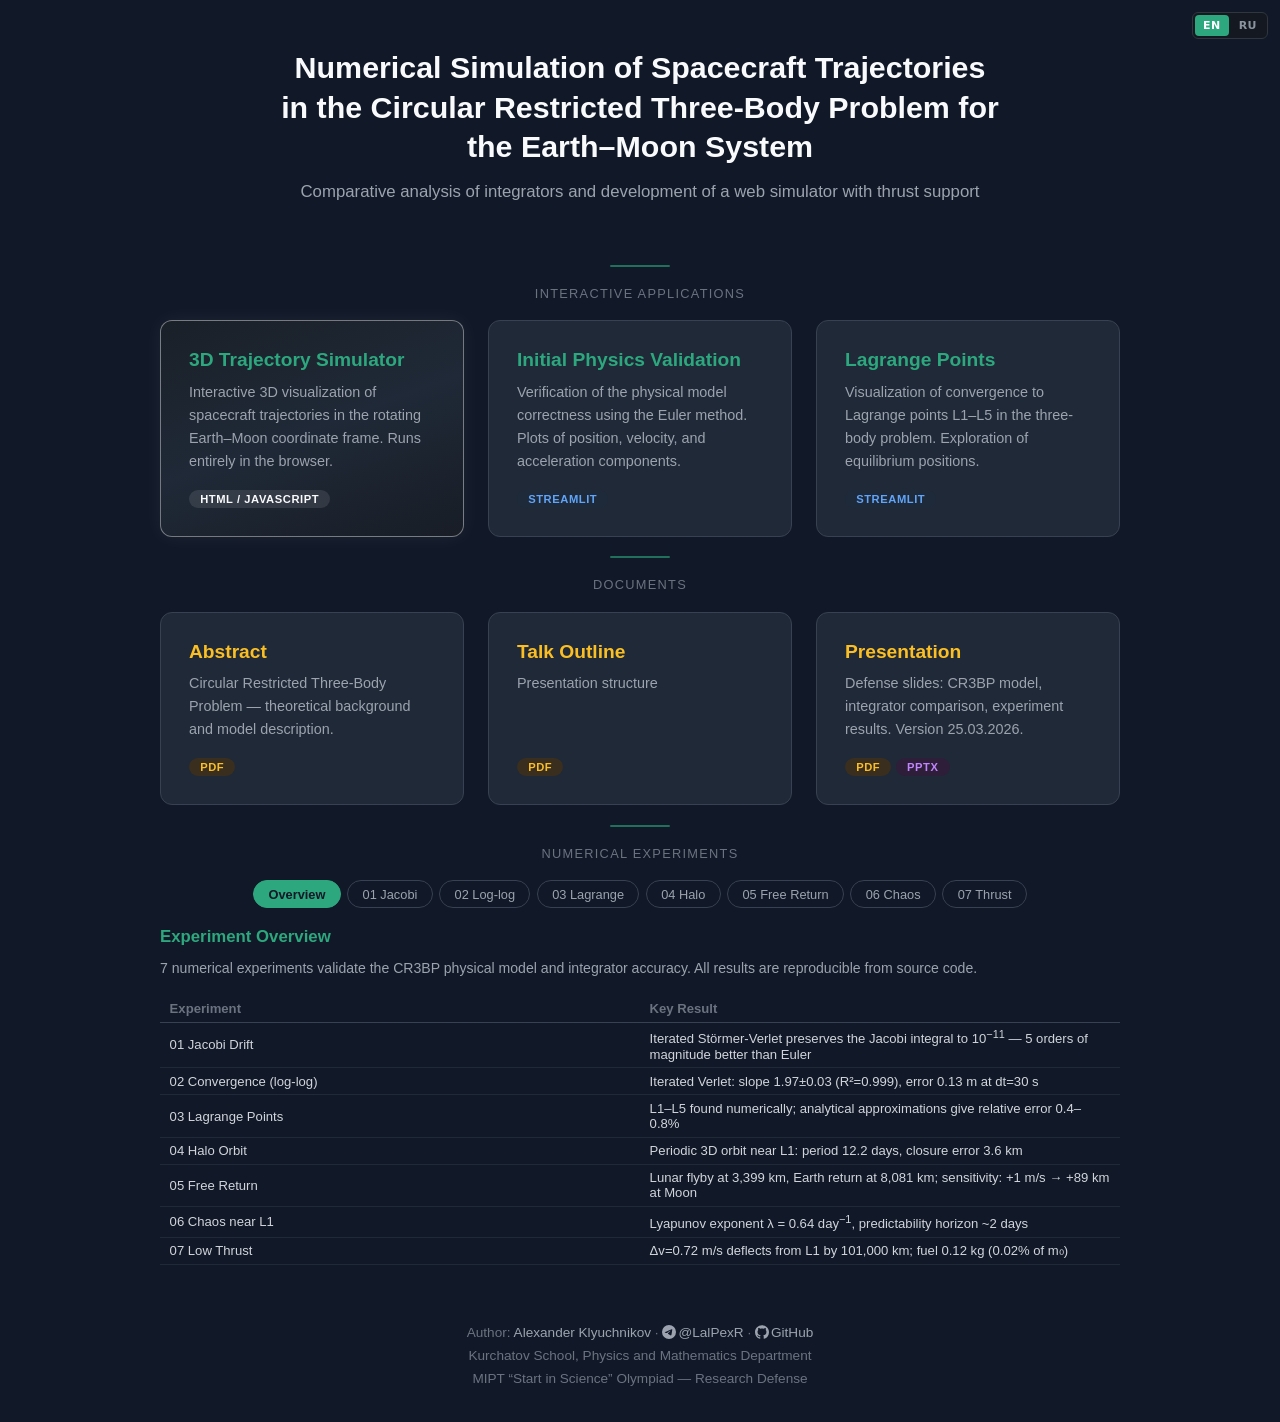
<file: index.html>
<!DOCTYPE html>
<html lang="en">
<head>
    <meta charset="UTF-8">
    <meta name="viewport" content="width=device-width, initial-scale=1.0">
    <link rel="icon" type="image/png" href="favicon.png">
    <!-- Yandex.Metrika counter -->
    <script type="text/javascript">
        (function(m,e,t,r,i,k,a){
            m[i]=m[i]||function(){(m[i].a=m[i].a||[]).push(arguments)};
            m[i].l=1*new Date();
            for (var j = 0; j < document.scripts.length; j++) {if (document.scripts[j].src === r) { return; }}
            k=e.createElement(t),a=e.getElementsByTagName(t)[0],k.async=1,k.src=r,a.parentNode.insertBefore(k,a)
        })(window, document,'script','https://mc.yandex.ru/metrika/tag.js?id=108335923', 'ym');

        ym(108335923, 'init', {ssr:true, webvisor:true, clickmap:true, ecommerce:"dataLayer", referrer: document.referrer, url: location.href, accurateTrackBounce:true, trackLinks:true});
    </script>
    <noscript><div><img src="https://mc.yandex.ru/watch/108335923" style="position:absolute; left:-9999px;" alt="" /></div></noscript>
    <!-- /Yandex.Metrika counter -->
    <title data-i18n="html0.head0.title5">Spacecraft Trajectory Simulation — Three-Body Problem</title>
    <meta name="description" content="Numerical simulation of spacecraft trajectories in the Circular Restricted Three-Body Problem (CR3BP) for the Earth–Moon system. 3D simulator, Lagrange points, halo orbits, free return trajectories." data-i18n-attr-content="html0.head0.meta6@content">
    <meta name="keywords" content="three-body problem, CR3BP, spacecraft trajectory, Earth-Moon, Lagrange points, halo orbit, free return, numerical simulation, simulator" data-i18n-attr-content="html0.head0.meta7@content">
    <link rel="canonical" href="https://rocketlauncher.space/">
    <meta property="og:type" content="website">
    <meta property="og:title" content="Spacecraft Trajectory Simulation — Three-Body Problem" data-i18n-attr-content="html0.head0.meta10@content">
    <meta property="og:description" content="3D trajectory simulator for the Earth–Moon system. Integrator comparison, Lagrange points, halo orbits, free return trajectories." data-i18n-attr-content="html0.head0.meta11@content">
    <meta property="og:url" content="https://rocketlauncher.space/">
    <meta property="og:locale" content="en_US" data-i18n-attr-content="html0.head0.meta13@content">
    <style>
        * { margin: 0; padding: 0; box-sizing: border-box; }
        body {
            font-family: -apple-system, BlinkMacSystemFont, 'Segoe UI', Roboto, sans-serif;
            background: #111827;
            color: #e5e7eb;
            min-height: 100vh;
            display: flex;
            flex-direction: column;
            align-items: center;
            padding: 3rem 2rem 2rem;
        }
        .hero {
            max-width: 720px;
            text-align: center;
            margin-bottom: 1rem;
        }
        h1 {
            font-size: 1.9rem;
            color: #f9fafb;
            line-height: 1.3;
            margin-bottom: 0.75rem;
        }
        .hero .description {
            color: #9ca3af;
            font-size: 1.05rem;
            line-height: 1.6;
            margin-bottom: 1.5rem;
        }
        .meta {
            display: flex;
            flex-wrap: wrap;
            justify-content: center;
            gap: 0.4rem 1.5rem;
            color: #6b7280;
            font-size: 0.9rem;
        }
        .meta span {
            white-space: normal;
        }
        .meta .value {
            color: #9ca3af;
        }
        .divider {
            width: 60px;
            height: 2px;
            background: #2da87e;
            border-radius: 1px;
            margin: 1.2rem auto;
            opacity: 0.6;
        }
        .cards-heading {
            color: #6b7280;
            font-size: 0.8rem;
            text-transform: uppercase;
            letter-spacing: 0.1em;
            margin-bottom: 1.2rem;
            text-align: center;
        }
        .cards {
            display: grid;
            grid-template-columns: repeat(auto-fit, minmax(280px, 1fr));
            gap: 1.5rem;
            max-width: 960px;
            width: 100%;
        }
        .card {
            background: #1f2937;
            border: 1px solid #374151;
            border-radius: 12px;
            padding: 1.75rem;
            transition: border-color 0.2s, transform 0.2s;
            text-decoration: none;
            color: inherit;
            display: flex;
            flex-direction: column;
        }
        .card:hover {
            border-color: #2da87e;
            transform: translateY(-2px);
        }
        .card-hero {
            border: 1.5px solid rgba(255, 255, 255, 0.4);
            background: linear-gradient(160deg, #1a2028 0%, #1f2937 50%, #181d26 100%);
            box-shadow: 0 0 20px rgba(255, 255, 255, 0.06);
            animation: pulse-glow 3s ease-in-out infinite;
        }
        .card-hero h2 { color: #f9fafb; font-size: 1.35rem; }
        .card-hero:hover {
            border-color: rgba(255, 255, 255, 0.9);
            box-shadow: 0 0 40px rgba(255, 255, 255, 0.2);
            transform: translateY(-3px);
        }
        .card-hero .badge-static { background: rgba(255, 255, 255, 0.1); color: #f9fafb; }
        @keyframes pulse-glow {
            0%, 100% { border-color: rgba(255, 255, 255, 0.25); box-shadow: 0 0 15px rgba(255, 255, 255, 0.04); }
            50%      { border-color: rgba(255, 255, 255, 0.8); box-shadow: 0 0 35px rgba(255, 255, 255, 0.15); }
        }
        .card h2 {
            color: #2da87e;
            font-size: 1.2rem;
            margin-bottom: 0.6rem;
        }
        .card p {
            color: #9ca3af;
            line-height: 1.6;
            font-size: 0.9rem;
            flex: 1;
        }
        .badge-wrap {
            margin-top: auto;
            padding-top: 1rem;
        }
        .badge {
            display: inline-block;
            padding: 0.2rem 0.7rem;
            border-radius: 9999px;
            font-size: 0.7rem;
            font-weight: 600;
            text-transform: uppercase;
            letter-spacing: 0.05em;
        }
        .badge-static { background: #1e3a2f; color: #2da87e; }
        .badge-streamlit { background: #1e2a3a; color: #60a5fa; }
        .badge-pdf { background: #3a2e1e; color: #fbbf24; }
        .badge-pptx { background: #2e1e3a; color: #c084fc; }
        .doc-card {
            background: #1f2937;
            border: 1px solid #374151;
            border-radius: 12px;
            padding: 1.75rem;
            transition: border-color 0.2s, transform 0.2s;
            text-decoration: none;
            color: inherit;
            display: flex;
            flex-direction: column;
        }
        .doc-card:hover {
            border-color: #fbbf24;
            transform: translateY(-2px);
        }
        .doc-card h2 {
            color: #fbbf24;
            font-size: 1.2rem;
            margin-bottom: 0.6rem;
        }
        .doc-card p {
            color: #9ca3af;
            line-height: 1.6;
            font-size: 0.9rem;
            flex: 1;
        }
        footer {
            margin-top: auto;
            padding-top: 3rem;
            text-align: center;
            color: #6b7280;
            font-size: 0.85rem;
            line-height: 1.7;
        }
        footer .value {
            color: #9ca3af;
        }
        /* ── Experiments section ── */
        .exp-tabs {
            display: flex;
            flex-wrap: wrap;
            gap: 0.4rem;
            justify-content: center;
            margin-bottom: 1.2rem;
        }
        .exp-tab {
            padding: 0.35rem 0.9rem;
            border-radius: 9999px;
            border: 1px solid #374151;
            background: transparent;
            color: #9ca3af;
            font-size: 0.8rem;
            cursor: pointer;
            transition: all 0.2s;
            font-family: inherit;
        }
        .exp-tab:hover { border-color: #2da87e; color: #e5e7eb; }
        .exp-tab.active { background: #2da87e; color: #111827; border-color: #2da87e; font-weight: 600; }
        .exp-panel { display: none; max-width: 960px; width: 100%; }
        .exp-panel.active { display: block; }
        .exp-panel h3 { color: #2da87e; font-size: 1.05rem; margin-bottom: 0.6rem; }
        .exp-note { color: #9ca3af; font-size: 0.88rem; line-height: 1.6; margin-bottom: 1rem; }
        .exp-imgs {
            display: grid;
            grid-template-columns: repeat(auto-fit, minmax(300px, 1fr));
            gap: 0.8rem;
            margin-bottom: 1rem;
        }
        .exp-imgs img {
            width: 100%;
            border-radius: 8px;
            border: 1px solid #374151;
        }
        .exp-table {
            width: 100%;
            table-layout: fixed;
            border-collapse: collapse;
            font-size: 0.82rem;
            margin-bottom: 0.5rem;
        }
        .exp-table th {
            text-align: left;
            color: #6b7280;
            font-weight: 600;
            padding: 0.35rem 0.6rem;
            border-bottom: 1px solid #374151;
        }
        .exp-table td {
            padding: 0.35rem 0.6rem;
            color: #d1d5db;
            border-bottom: 1px solid #1f2937;
        }
        .exp-table .val { color: #2da87e; font-weight: 500; }
        @media (max-width: 480px) {
            body { padding: 2rem 1.2rem 1.5rem; }
            h1 { font-size: 1.4rem; }
            .hero .description { font-size: 0.95rem; }
            .hero { margin-bottom: 2rem; }
            .cards { grid-template-columns: 1fr; gap: 1rem; }
            .card { padding: 1.25rem; }
            .divider { margin: 1.5rem auto; }
            .exp-tab { font-size: 0.7rem; padding: 0.3rem 0.6rem; }
            .exp-imgs { grid-template-columns: 1fr; }
        }
    </style>
    <link rel="alternate" hreflang="en" href="https://rocketlauncher.space/">
    <link rel="alternate" hreflang="ru" href="https://rocketlauncher.space/?lang=ru">
    <link rel="alternate" hreflang="x-default" href="https://rocketlauncher.space/">
    <!-- Avoid a flash of the source language: hide content until the i18n pass
         has run. The class is only added by script, so a no-JS visitor still
         sees the page, and the timeout keeps it visible if i18n fails to load. -->
    <style>html.i18n-pending{background:#111827}html.i18n-pending body{visibility:hidden}</style>
    <script>(function(d){d.documentElement.className+=' i18n-pending';setTimeout(function(){d.documentElement.classList.remove('i18n-pending');},2000);})(document);</script>
    <link rel="stylesheet" href="lib/i18n.css?v=5">
    <script src="lib/i18n.index.js?v=5"></script>
    <script src="lib/i18n.js?v=5"></script>
</head>
<body>
    <div class="hero">
        <h1 data-i18n="html0.body1.div0.h10">Numerical Simulation of Spacecraft Trajectories in the Circular Restricted Three-Body Problem for the Earth&ndash;Moon System</h1>
        <p class="description" data-i18n="html0.body1.div0.p1">Comparative analysis of integrators and development of a web simulator with thrust support</p>
    </div>

    <div class="divider"></div>

    <p class="cards-heading" data-i18n="html0.body1.p2">Interactive Applications</p>

    <div class="cards">
        <a href="/simulator" class="card card-hero">
            <h2 data-i18n="html0.body1.div3.a0.h20">3D Trajectory Simulator</h2>
            <p data-i18n="html0.body1.div3.a0.p1">Interactive 3D visualization of spacecraft trajectories in the rotating Earth&ndash;Moon coordinate frame. Runs entirely in the browser.</p>
            <div class="badge-wrap"><span class="badge badge-static">HTML / JavaScript</span></div>
        </a>

        <a href="/streamlit/" class="card">
            <h2 data-i18n="html0.body1.div3.a1.h20">Initial Physics Validation</h2>
            <p data-i18n="html0.body1.div3.a1.p1">Verification of the physical model correctness using the Euler method. Plots of position, velocity, and acceleration components.</p>
            <div class="badge-wrap"><span class="badge badge-streamlit">Streamlit</span></div>
        </a>

        <a href="/lagrange/" class="card">
            <h2 data-i18n="html0.body1.div3.a2.h20">Lagrange Points</h2>
            <p data-i18n="html0.body1.div3.a2.p1">Visualization of convergence to Lagrange points L1&ndash;L5 in the three-body problem. Exploration of equilibrium positions.</p>
            <div class="badge-wrap"><span class="badge badge-streamlit">Streamlit</span></div>
        </a>
    </div>

    <div class="divider"></div>
    <p class="cards-heading" data-i18n="html0.body1.p5">Documents</p>

    <div class="cards">
        <a href="public/cr3bp_theory.pdf" class="doc-card" data-i18n-attr-href="doc.abstract_href">
            <h2 data-i18n="html0.body1.div6.a0.h20">Abstract</h2>
            <p data-i18n="html0.body1.div6.a0.p1">Circular Restricted Three-Body Problem &mdash; theoretical background and model description.</p>
            <div class="badge-wrap"><span class="badge badge-pdf">PDF</span></div>
        </a>

        <a href="public/plan_2503.pdf" class="doc-card" data-i18n-attr-href="doc.outline_href">
            <h2 data-i18n="html0.body1.div6.a1.h20">Talk Outline</h2>
            <p data-i18n="html0.body1.div6.a1.p1">Presentation structure</p>
            <div class="badge-wrap"><span class="badge badge-pdf">PDF</span></div>
        </a>

        <div class="doc-card">
            <h2 data-i18n="html0.body1.div6.div2.h20">Presentation</h2>
            <p data-i18n="html0.body1.div6.div2.p1">Defense slides: CR3BP model, integrator comparison, experiment results. Version 25.03.2026.</p>
            <div class="badge-wrap"><a href="public/presentation_2503.pdf" class="badge badge-pdf" style="text-decoration:none;" data-i18n-attr-href="doc.deck_pdf_href">PDF</a> <a href="public/presentation_2503.pptx" class="badge badge-pptx" style="text-decoration:none;" data-i18n-attr-href="doc.deck_href">PPTX</a></div>
        </div>
    </div>

    <div class="divider"></div>
    <p class="cards-heading" data-i18n="html0.body1.p8">Numerical Experiments</p>

    <div class="exp-tabs">
        <button class="exp-tab active" onclick="showExp(0)" data-i18n="html0.body1.div9.button0">Overview</button>
        <button class="exp-tab" onclick="showExp(1)" data-i18n="html0.body1.div9.button1">01 Jacobi</button>
        <button class="exp-tab" onclick="showExp(2)">02 Log-log</button>
        <button class="exp-tab" onclick="showExp(3)" data-i18n="html0.body1.div9.button3">03 Lagrange</button>
        <button class="exp-tab" onclick="showExp(4)" data-i18n="html0.body1.div9.button4">04 Halo</button>
        <button class="exp-tab" onclick="showExp(5)" data-i18n="html0.body1.div9.button5">05 Free Return</button>
        <button class="exp-tab" onclick="showExp(6)" data-i18n="html0.body1.div9.button6">06 Chaos</button>
        <button class="exp-tab" onclick="showExp(7)" data-i18n="html0.body1.div9.button7">07 Thrust</button>
    </div>

    <div class="exp-panel active" id="expSummary">
        <h3 data-i18n="expSummary.h30">Experiment Overview</h3>
        <p class="exp-note" data-i18n="expSummary.p1">7 numerical experiments validate the CR3BP physical model and integrator accuracy. All results are reproducible from source code.</p>
        <table class="exp-table">
            <tr><th data-i18n="expSummary.table2.tr0.th0">Experiment</th><th data-i18n="expSummary.table2.tr0.th1">Key Result</th></tr>
            <tr><td data-i18n="expSummary.table2.tr1.td0">01 Jacobi Drift</td><td data-i18n="expSummary.table2.tr1.td1">Iterated Störmer-Verlet preserves the Jacobi integral to 10<sup>&minus;11</sup> &mdash; 5 orders of magnitude better than Euler</td></tr>
            <tr><td data-i18n="expSummary.table2.tr2.td0">02 Convergence (log-log)</td><td data-i18n="expSummary.table2.tr2.td1">Iterated Verlet: slope 1.97&plusmn;0.03 (R&sup2;=0.999), error 0.13 m at dt=30 s</td></tr>
            <tr><td data-i18n="expSummary.table2.tr3.td0">03 Lagrange Points</td><td data-i18n="expSummary.table2.tr3.td1">L1&ndash;L5 found numerically; analytical approximations give relative error 0.4&ndash;0.8%</td></tr>
            <tr><td data-i18n="expSummary.table2.tr4.td0">04 Halo Orbit</td><td data-i18n="expSummary.table2.tr4.td1">Periodic 3D orbit near L1: period 12.2 days, closure error 3.6 km</td></tr>
            <tr><td data-i18n="expSummary.table2.tr5.td0">05 Free Return</td><td data-i18n="expSummary.table2.tr5.td1">Lunar flyby at 3,399 km, Earth return at 8,081 km; sensitivity: +1 m/s &rarr; +89 km at Moon</td></tr>
            <tr><td data-i18n="expSummary.table2.tr6.td0">06 Chaos near L1</td><td data-i18n="expSummary.table2.tr6.td1">Lyapunov exponent &lambda; = 0.64 day<sup>&minus;1</sup>, predictability horizon ~2 days</td></tr>
            <tr><td data-i18n="expSummary.table2.tr7.td0">07 Low Thrust</td><td data-i18n="expSummary.table2.tr7.td1">&Delta;v=0.72 m/s deflects from L1 by 101,000 km; fuel 0.12 kg (0.02% of m₀)</td></tr>
        </table>
    </div>

    <div class="exp-panel" id="exp0">
        <h3 data-i18n="exp0.h30">Jacobi Integral Drift</h3>
        <p class="exp-note" data-i18n="exp0.p1">The Jacobi integral C<sub>J</sub> is the only conserved quantity in CR3BP. Its drift is a direct measure of integrator accuracy. 3 integrators &times; 2 step modes are compared across three scenarios.</p>
        <div class="exp-imgs" style="grid-template-columns:1fr">
            <img src="experiments/01_jacobi_drift/drift_halo.png" alt="Jacobi drift: halo orbit" data-i18n-attr-alt="exp0.div2.img0@alt">
            <img src="experiments/01_jacobi_drift/drift_freereturn.png" alt="Jacobi drift: free return" data-i18n-attr-alt="exp0.div2.img1@alt">
            <img src="experiments/01_jacobi_drift/drift_chaos.png" alt="Jacobi drift: chaos near L1" data-i18n-attr-alt="exp0.div2.img2@alt">
        </div>
        <table class="exp-table">
            <tr><th data-i18n="exp0.table3.tr0.th0">Configuration</th><th data-i18n="exp0.table3.tr0.th1">Halo Orbit</th><th data-i18n="exp0.table3.tr0.th2">Free Return</th><th data-i18n="exp0.table3.tr0.th3">Chaos L1</th></tr>
            <tr><td data-i18n="exp0.table3.tr1.td0">Euler fixed</td><td>2.22&times;10<sup>&minus;6</sup></td><td>4.84&times;10<sup>&minus;1</sup></td><td>3.12&times;10<sup>&minus;2</sup></td></tr>
            <tr><td data-i18n="exp0.table3.tr2.td0">Euler adaptive</td><td>3.53&times;10<sup>&minus;7</sup></td><td>1.53&times;10<sup>&minus;2</sup></td><td>1.04&times;10<sup>&minus;3</sup></td></tr>
            <tr><td data-i18n="exp0.table3.tr3.td0">Verlet half-step fixed</td><td>1.10&times;10<sup>&minus;6</sup></td><td>1.60&times;10<sup>&minus;2</sup></td><td>2.70&times;10<sup>&minus;4</sup></td></tr>
            <tr><td data-i18n="exp0.table3.tr4.td0">Verlet half-step adaptive</td><td>2.39&times;10<sup>&minus;7</sup></td><td>2.21&times;10<sup>&minus;4</sup></td><td>4.15&times;10<sup>&minus;6</sup></td></tr>
            <tr><td data-i18n="exp0.table3.tr5.td0">Verlet iterated fixed</td><td>3.83&times;10<sup>&minus;11</sup></td><td>1.15&times;10<sup>&minus;2</sup></td><td>3.98&times;10<sup>&minus;4</sup></td></tr>
            <tr><td data-i18n="exp0.table3.tr6.td0">Verlet iterated adaptive</td><td class="val">1.85&times;10<sup>&minus;12</sup></td><td class="val">1.27&times;10<sup>&minus;5</sup></td><td class="val">4.04&times;10<sup>&minus;7</sup></td></tr>
        </table>
    </div>

    <div class="exp-panel" id="exp1">
        <h3 data-i18n="exp1.h30">Integrator Convergence (log-log)</h3>
        <p class="exp-note" data-i18n="exp1.p1">Position error relative to scipy RK45 when integrating a halo orbit for 100 h. The half-step Verlet degrades to O(h) due to the Coriolis force; iterated Verlet recovers O(h&sup2;).</p>
        <div class="exp-imgs">
            <img src="experiments/02_integrator_comparison/loglog.png" alt="Log-log convergence" data-i18n-attr-alt="exp1.div2.img0@alt">
        </div>
        <table class="exp-table">
            <tr><th data-i18n="exp1.table3.tr0.th0">Integrator</th><th data-i18n="exp1.table3.tr0.th1">Slope</th><th data-i18n="exp1.table3.tr0.th2">Error at dt=30 s</th><th data-i18n="exp1.table3.tr0.th3">Relative error (d/d<sub>EL</sub>)</th></tr>
            <tr><td data-i18n="exp1.table3.tr1.td0">Euler</td><td>1.00</td><td data-i18n="exp1.table3.tr1.td2">8,400 m</td><td>2.2&times;10<sup>&minus;5</sup></td></tr>
            <tr><td data-i18n="exp1.table3.tr2.td0">Verlet half-step</td><td>1.00</td><td data-i18n="exp1.table3.tr2.td2">1,900 m</td><td>4.9&times;10<sup>&minus;6</sup></td></tr>
            <tr><td data-i18n="exp1.table3.tr3.td0">Verlet iterated</td><td class="val">1.97</td><td class="val" data-i18n="exp1.table3.tr3.td2">0.13 m</td><td class="val">3.4&times;10<sup>&minus;10</sup></td></tr>
        </table>
    </div>

    <div class="exp-panel" id="exp2">
        <h3 data-i18n="exp2.h30">Lagrange Points L1&ndash;L5</h3>
        <p class="exp-note" data-i18n="exp2.p1">Numerical computation of Lagrange points (bisection / Newton) and comparison with analytical approximations (Hill sphere).</p>
        <table class="exp-table">
            <tr><th data-i18n="exp2.table2.tr0.th0">Point</th><th data-i18n="exp2.table2.tr0.th1">x, km</th><th data-i18n="exp2.table2.tr0.th2">y, km</th><th data-i18n="exp2.table2.tr0.th3">Error, km</th><th data-i18n="exp2.table2.tr0.th4">Relative error</th></tr>
            <tr><td>L1</td><td data-i18n="exp2.table2.tr1.td1">323,696</td><td>0</td><td data-i18n="exp2.table2.tr1.td3">2,649</td><td>0.82%</td></tr>
            <tr><td>L2</td><td data-i18n="exp2.table2.tr2.td1">446,531</td><td>0</td><td data-i18n="exp2.table2.tr2.td3">1,977</td><td>0.44%</td></tr>
            <tr><td>L3</td><td data-i18n="exp2.table2.tr3.td1">&minus;386,651</td><td>0</td><td data-i18n="exp2.table2.tr3.td3">2,779</td><td>0.72%</td></tr>
            <tr><td>L4</td><td data-i18n="exp2.table2.tr4.td1">188,080</td><td data-i18n="exp2.table2.tr4.td2">332,920</td><td data-i18n="exp2.table2.tr4.td3">2,812</td><td>0.74%</td></tr>
            <tr><td>L5</td><td data-i18n="exp2.table2.tr5.td1">188,080</td><td data-i18n="exp2.table2.tr5.td2">&minus;332,920</td><td data-i18n="exp2.table2.tr5.td3">2,812</td><td>0.74%</td></tr>
        </table>
        <p class="exp-note" style="margin-top:0.8rem" data-i18n="exp2.p3">Residual acceleration at found points: &lt; 10<sup>&minus;18</sup> m/s&sup2;.</p>
    </div>

    <div class="exp-panel" id="exp3">
        <h3 data-i18n="exp3.h30">Halo Orbit near L1</h3>
        <p class="exp-note" data-i18n="exp3.p1">Periodic 3D orbit: Richardson initial approximation (3rd order) + differential correction (shooting method).</p>
        <div class="exp-imgs">
            <img src="experiments/04_halo_orbit/halo_3d.png" alt="3D halo orbit" data-i18n-attr-alt="exp3.div2.img0@alt">
        </div>
        <table class="exp-table">
            <tr><th data-i18n="exp3.table3.tr0.th0">Parameter</th><th data-i18n="exp3.table3.tr0.th1">Value</th></tr>
            <tr><td data-i18n="exp3.table3.tr1.td0">Amplitude Az</td><td data-i18n="exp3.table3.tr1.td1">15,000 km</td></tr>
            <tr><td data-i18n="exp3.table3.tr2.td0">Period</td><td data-i18n="exp3.table3.tr2.td1">293.4 h (12.2 days)</td></tr>
            <tr><td data-i18n="exp3.table3.tr3.td0">Closure error</td><td data-i18n="exp3.table3.tr3.td1">3.6 km</td></tr>
            <tr><td data-i18n="exp3.table3.tr4.td0">Jacobi drift</td><td>3.8 &times; 10<sup>&minus;11</sup></td></tr>
        </table>
    </div>

    <div class="exp-panel" id="exp4">
        <h3 data-i18n="exp4.h30">Free Return Trajectory</h3>
        <p class="exp-note" data-i18n="exp4.p1">Apollo-13 type ballistic trajectory: launch from LEO, lunar flyby, Earth return with no engine use.</p>
        <div class="exp-imgs" style="grid-template-columns:1fr">
            <img src="experiments/05_free_return/free_return_trajectory.png" alt="Free return trajectory" data-i18n-attr-alt="exp4.div2.img0@alt">
            <img src="experiments/05_free_return/sensitivity.png" alt="Sensitivity" data-i18n-attr-alt="exp4.div2.img1@alt">
        </div>
        <table class="exp-table">
            <tr><th data-i18n="exp4.table3.tr0.th0">Parameter</th><th data-i18n="exp4.table3.tr0.th1">Value</th></tr>
            <tr><td data-i18n="exp4.table3.tr1.td0">Launch angle</td><td>226.5&deg;</td></tr>
            <tr><td data-i18n="exp4.table3.tr2.td0">TLI velocity (trans-lunar injection)</td><td data-i18n="exp4.table3.tr2.td1">10,779 m/s</td></tr>
            <tr><td data-i18n="exp4.table3.tr3.td0">Lunar flyby</td><td data-i18n="exp4.table3.tr3.td1">3,399 km (t = 63.6 h)</td></tr>
            <tr><td data-i18n="exp4.table3.tr4.td0">Earth return</td><td data-i18n="exp4.table3.tr4.td1">8,081 km (t = 168.1 h)</td></tr>
            <tr><td data-i18n="exp4.table3.tr5.td0">Sensitivity: +1 m/s &rarr; &Delta;r Moon</td><td data-i18n="exp4.table3.tr5.td1">&asymp; 89 km</td></tr>
            <tr><td data-i18n="exp4.table3.tr6.td0">Sensitivity: +1 m/s &rarr; &Delta;r Earth</td><td data-i18n="exp4.table3.tr6.td1">&asymp; 242 km</td></tr>
        </table>
    </div>

    <div class="exp-panel" id="exp5">
        <h3 data-i18n="exp5.h30">Chaotic Sensitivity near L1</h3>
        <p class="exp-note" data-i18n="exp5.p1">16 trajectories launch from L1 with the same speed of 10 m/s but in different directions. Same speed &mdash; qualitatively different fates.</p>
        <div class="exp-imgs" style="grid-template-columns:1fr">
            <img src="experiments/06_chaos_sensitivity/chaos_fan.png" alt="Trajectory fan" data-i18n-attr-alt="exp5.div2.img0@alt">
            <img src="experiments/06_chaos_sensitivity/divergence.png" alt="Divergence" data-i18n-attr-alt="exp5.div2.img1@alt">
        </div>
        <table class="exp-table">
            <tr><th data-i18n="exp5.table3.tr0.th0">Parameter</th><th data-i18n="exp5.table3.tr0.th1">Value</th></tr>
            <tr><td data-i18n="exp5.table3.tr1.td0">Lyapunov exponent &lambda;</td><td data-i18n="exp5.table3.tr1.td1">0.64 &plusmn; 0.16 day<sup>&minus;1</sup></td></tr>
            <tr><td data-i18n="exp5.table3.tr2.td0">Lyapunov time &tau; = 1/&lambda;</td><td data-i18n="exp5.table3.tr2.td1">1.6 days</td></tr>
            <tr><td data-i18n="exp5.table3.tr3.td0">Predictability horizon</td><td data-i18n="exp5.table3.tr3.td1">~2 days</td></tr>
        </table>
        <p class="exp-note" style="margin-top:0.8rem" data-i18n="exp5.p4">Trajectory divergence is exponential (dashed line on the plot &mdash; e<sup>&lambda;t</sup> fit). Some trajectories escape toward the Moon (~380,000 km), others loop around the Earth (~80&ndash;120,000 km).</p>
    </div>

    <div class="exp-panel" id="exp6">
        <h3 data-i18n="exp6.h30">Low-Thrust Trajectory Effects</h3>
        <p class="exp-note" data-i18n="exp6.p1">Even a small thrust (&lt;1% of initial velocity) radically changes the trajectory in CR3BP.</p>
        <div class="exp-imgs">
            <img src="experiments/07_thrust_maneuver/thrust_comparison.png" alt="Trajectory comparison" data-i18n-attr-alt="exp6.div2.img0@alt">
        </div>
        <table class="exp-table">
            <tr><th data-i18n="exp6.table3.tr0.th0">Scenario</th><th>&Delta;v</th><th data-i18n="exp6.table3.tr0.th2">Fuel (chem.)</th><th data-i18n="exp6.table3.tr0.th3">Result</th></tr>
            <tr><td data-i18n="exp6.table3.tr1.td0">Earth &rarr; Moon (5 N, 3 h)</td><td data-i18n="exp6.table3.tr1.td1">108 m/s</td><td data-i18n="exp6.table3.tr1.td2">18 kg (3.6%)</td><td data-i18n="exp6.table3.tr1.td3">Lunar flyby: 2,494 km</td></tr>
            <tr><td data-i18n="exp6.table3.tr2.td0">Escape from L1 (0.05 N, 2 h)</td><td data-i18n="exp6.table3.tr2.td1">0.72 m/s</td><td data-i18n="exp6.table3.tr2.td2">0.12 kg (0.02%)</td><td data-i18n="exp6.table3.tr2.td3">Departure: 101,000 km</td></tr>
            <tr><td colspan="4" style="color:#6b7280; font-style:italic" data-i18n="exp6.table3.tr3.td0">For reference: ideal Hohmann transfer LEO &rarr; Moon requires &Delta;v &asymp; 3,134 m/s (fuel 328 kg out of 500 kg)</td></tr>
        </table>
        <p class="exp-note" style="margin-top:0.8rem" data-i18n="exp6.p4">Fuel consumption via Tsiolkovsky equation (I<sub>sp</sub>=300 s, m<sub>0</sub>=500 kg). Low thrust is a correction maneuver, not a replacement for an impulsive transfer.</p>
    </div>

    <script>
    function showExp(i) {
        document.querySelectorAll('.exp-tab').forEach((t, j) => t.classList.toggle('active', j === i));
        document.querySelectorAll('.exp-panel').forEach((p, j) => p.classList.toggle('active', j === i));
    }
    </script>

    <footer>
        <div><span data-i18n="html0.body1.footer19.div0.span0">Author:</span> <span class="value" data-i18n="html0.body1.footer19.div0.span1">Alexander Klyuchnikov</span> &middot; <a href="https://t.me/LalPexR" style="color:#9ca3af; text-decoration:none;"><svg style="width:14px;height:14px;vertical-align:-2px;margin-right:2px;" viewBox="0 0 24 24" fill="#9ca3af"><path d="M11.944 0A12 12 0 0 0 0 12a12 12 0 0 0 12 12 12 12 0 0 0 12-12A12 12 0 0 0 12 0a12 12 0 0 0-.056 0zm4.962 7.224c.1-.002.321.023.465.14a.506.506 0 0 1 .171.325c.016.093.036.306.02.472-.18 1.898-.962 6.502-1.36 8.627-.168.9-.499 1.201-.82 1.23-.696.065-1.225-.46-1.9-.902-1.056-.693-1.653-1.124-2.678-1.8-1.185-.78-.417-1.21.258-1.91.177-.184 3.247-2.977 3.307-3.23.007-.032.014-.15-.056-.212s-.174-.041-.249-.024c-.106.024-1.793 1.14-5.061 3.345-.479.33-.913.49-1.302.48-.428-.008-1.252-.241-1.865-.44-.752-.245-1.349-.374-1.297-.789.027-.216.325-.437.893-.663 3.498-1.524 5.83-2.529 6.998-3.014 3.332-1.386 4.025-1.627 4.476-1.635z"/></svg>@LalPexR</a> &middot; <a href="https://github.com/AlexKlyu/cr3bp" style="color:#9ca3af; text-decoration:none;"><svg style="width:14px;height:14px;vertical-align:-2px;margin-right:2px;" viewBox="0 0 24 24" fill="#9ca3af"><path d="M12 .297c-6.63 0-12 5.373-12 12 0 5.303 3.438 9.8 8.205 11.385.6.113.82-.258.82-.577 0-.285-.01-1.04-.015-2.04-3.338.724-4.042-1.61-4.042-1.61C4.422 18.07 3.633 17.7 3.633 17.7c-1.087-.744.084-.729.084-.729 1.205.084 1.838 1.236 1.838 1.236 1.07 1.835 2.809 1.305 3.495.998.108-.776.417-1.305.76-1.605-2.665-.3-5.466-1.332-5.466-5.93 0-1.31.465-2.38 1.235-3.22-.135-.303-.54-1.523.105-3.176 0 0 1.005-.322 3.3 1.23.96-.267 1.98-.399 3-.405 1.02.006 2.04.138 3 .405 2.28-1.552 3.285-1.23 3.285-1.23.645 1.653.24 2.873.12 3.176.765.84 1.23 1.91 1.23 3.22 0 4.61-2.805 5.625-5.475 5.92.42.36.81 1.096.81 2.22 0 1.606-.015 2.896-.015 3.286 0 .315.21.69.825.57C20.565 22.092 24 17.592 24 12.297c0-6.627-5.373-12-12-12"/></svg>GitHub</a></div>
        <div data-i18n="html0.body1.footer19.div1">Kurchatov School, Physics and Mathematics Department</div>
        <div data-i18n="html0.body1.footer19.div2">MIPT &ldquo;Start in Science&rdquo; Olympiad &mdash; Research Defense</div>
    </footer>
</body>
</html>
</file>
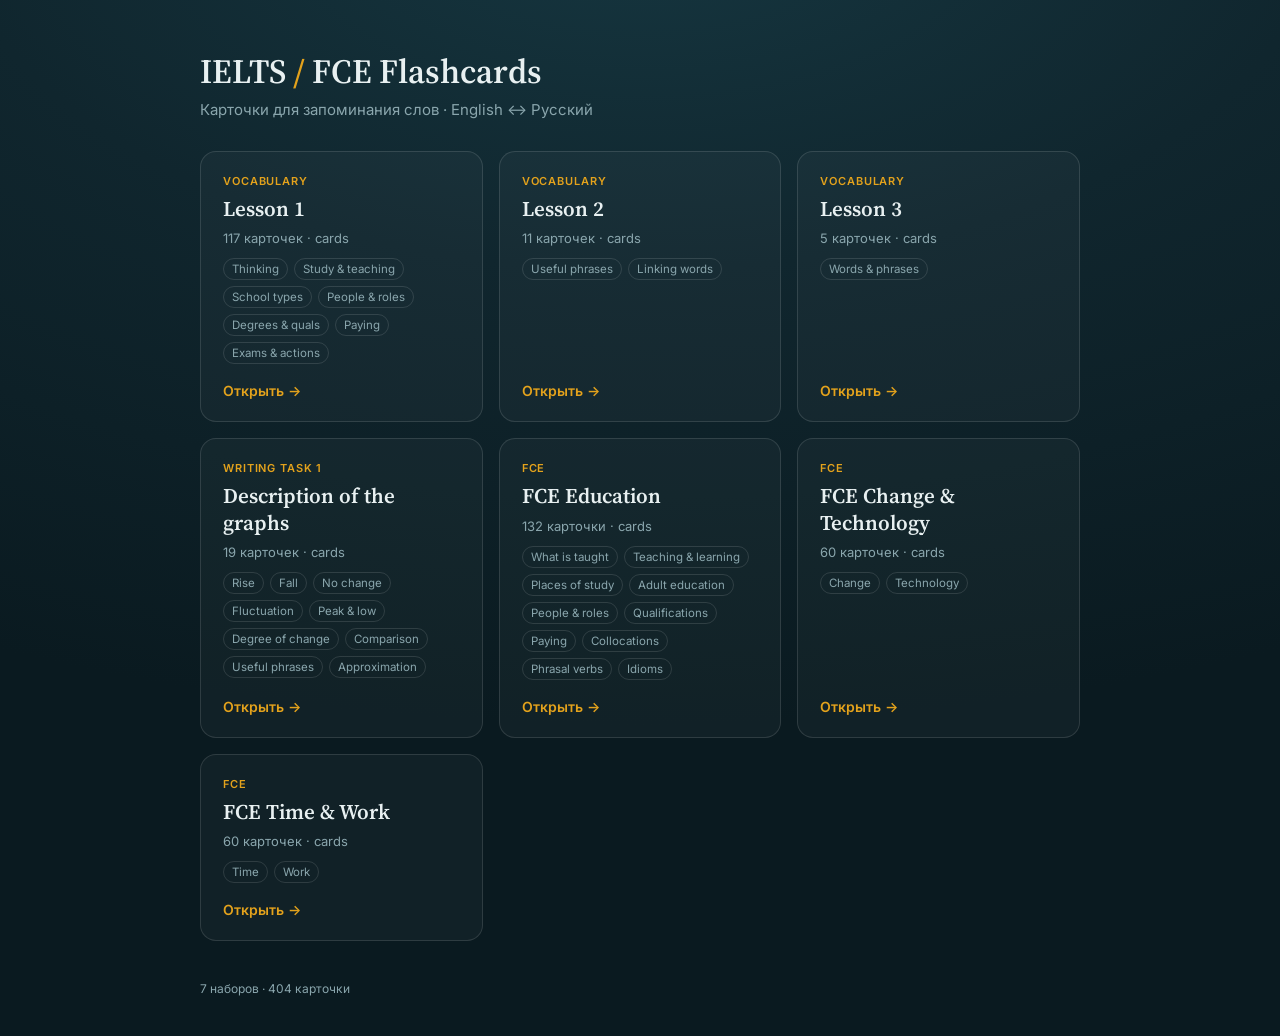
<file: ielts/index.html>
<!DOCTYPE html>
<html lang="ru">
<head>
<meta charset="UTF-8">
<meta name="viewport" content="width=device-width, initial-scale=1.0">
<title>IELTS / FCE · Flashcards</title>
<link rel="icon" type="image/png" href="/favicon.png">
<link rel="preconnect" href="https://fonts.googleapis.com">
<link rel="preconnect" href="https://fonts.gstatic.com" crossorigin>
<link href="https://fonts.googleapis.com/css2?family=Inter:wght@400;500;600&amp;family=Source+Serif+4:opsz,wght@8..60,500;8..60,600&amp;display=swap" rel="stylesheet">
<style>
  :root{--ink:#10262E;--ink2:#0A1A20;--accent:#E3A21C;--muted:#8AA6AD;--line:rgba(255,255,255,.12)}
  *{box-sizing:border-box;margin:0;padding:0}
  body{min-height:100vh;background:radial-gradient(120% 80% at 50% -10%,#163741 0%,var(--ink) 45%,var(--ink2) 100%);color:#E8F0F1;font-family:"Inter",system-ui,sans-serif;padding:48px 20px 40px}
  .wrap{max-width:880px;margin:0 auto}
  h1{font-family:"Source Serif 4",serif;font-weight:600;font-size:34px;margin:0 0 6px}
  h1 i{color:var(--accent);font-style:normal}
  .lead{color:var(--muted);font-size:15px;margin-bottom:32px}
  .grid{display:grid;grid-template-columns:repeat(auto-fill,minmax(260px,1fr));gap:16px}
  .deck{display:flex;flex-direction:column;gap:8px;padding:22px;border:1px solid var(--line);border-radius:16px;background:rgba(255,255,255,.03);color:inherit;text-decoration:none;transition:border-color .15s,transform .15s,background .15s}
  .deck:hover{border-color:var(--accent);background:rgba(227,162,28,.06);transform:translateY(-2px)}
  .eyebrow{font-size:11px;letter-spacing:.08em;text-transform:uppercase;color:var(--accent);font-weight:600}
  .deck h2{font-family:"Source Serif 4",serif;font-size:21px;font-weight:600;line-height:1.25}
  .count{color:var(--muted);font-size:13px}
  .tags{display:flex;flex-wrap:wrap;gap:6px;margin-top:4px}
  .tags span{font-size:11.5px;color:var(--muted);border:1px solid var(--line);padding:3px 8px;border-radius:999px}
  .go{margin-top:auto;padding-top:10px;color:var(--accent);font-weight:600;font-size:14px}
  footer{margin-top:40px;color:var(--muted);font-size:12px}
</style>
</head>
<body>
  <div class="wrap">
    <h1>IELTS <i>/</i> FCE Flashcards</h1>
    <p class="lead">Карточки для запоминания слов · English ↔ Русский</p>
    <div class="grid">
    <a class="deck" href="lesson1.html">
      <div class="eyebrow">Vocabulary</div>
      <h2>Lesson 1</h2>
      <div class="count">117 карточек · cards</div>
      <div class="tags"><span>Thinking</span><span>Study &amp; teaching</span><span>School types</span><span>People &amp; roles</span><span>Degrees &amp; quals</span><span>Paying</span><span>Exams &amp; actions</span></div>
      <div class="go">Открыть →</div>
    </a>
    <a class="deck" href="lesson2.html">
      <div class="eyebrow">Vocabulary</div>
      <h2>Lesson 2</h2>
      <div class="count">11 карточек · cards</div>
      <div class="tags"><span>Useful phrases</span><span>Linking words</span></div>
      <div class="go">Открыть →</div>
    </a>
    <a class="deck" href="lesson3.html">
      <div class="eyebrow">Vocabulary</div>
      <h2>Lesson 3</h2>
      <div class="count">5 карточек · cards</div>
      <div class="tags"><span>Words &amp; phrases</span></div>
      <div class="go">Открыть →</div>
    </a>
    <a class="deck" href="graphs.html">
      <div class="eyebrow">Writing Task 1</div>
      <h2>Description of the graphs</h2>
      <div class="count">19 карточек · cards</div>
      <div class="tags"><span>Rise</span><span>Fall</span><span>No change</span><span>Fluctuation</span><span>Peak &amp; low</span><span>Degree of change</span><span>Comparison</span><span>Useful phrases</span><span>Approximation</span></div>
      <div class="go">Открыть →</div>
    </a>
    <a class="deck" href="fce-education-flashcards.html">
      <div class="eyebrow">FCE</div>
      <h2>FCE Education</h2>
      <div class="count">132 карточки · cards</div>
      <div class="tags"><span>What is taught</span><span>Teaching &amp; learning</span><span>Places of study</span><span>Adult education</span><span>People &amp; roles</span><span>Qualifications</span><span>Paying</span><span>Collocations</span><span>Phrasal verbs</span><span>Idioms</span></div>
      <div class="go">Открыть →</div>
    </a>
    <a class="deck" href="fce-change-technology.html">
      <div class="eyebrow">FCE</div>
      <h2>FCE Change &amp; Technology</h2>
      <div class="count">60 карточек · cards</div>
      <div class="tags"><span>Change</span><span>Technology</span></div>
      <div class="go">Открыть →</div>
    </a>
    <a class="deck" href="fce-time-work.html">
      <div class="eyebrow">FCE</div>
      <h2>FCE Time &amp; Work</h2>
      <div class="count">60 карточек · cards</div>
      <div class="tags"><span>Time</span><span>Work</span></div>
      <div class="go">Открыть →</div>
    </a>
    </div>
    <footer>7 наборов · 404 карточки</footer>
  </div>
</body>
</html>
</file>
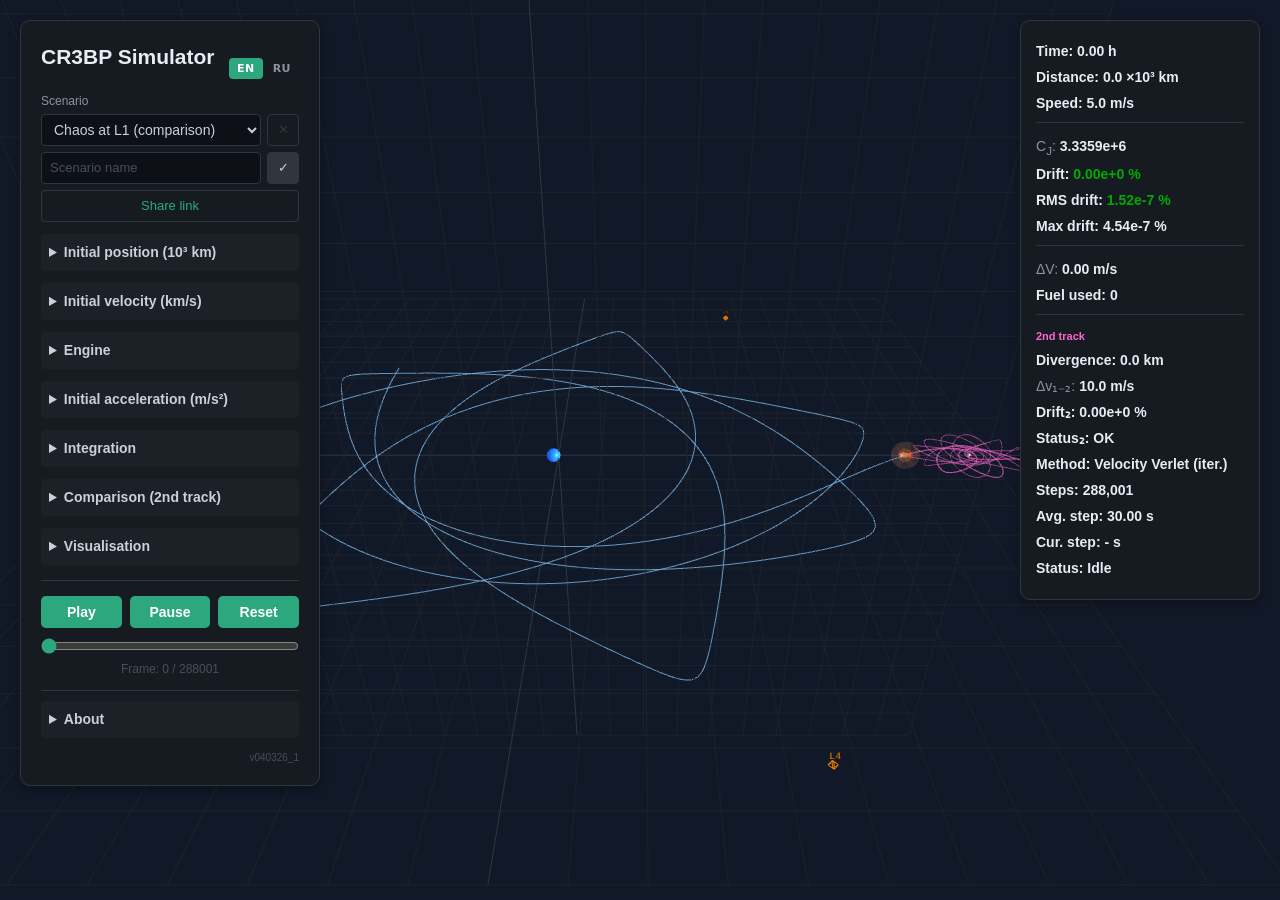
<file: simulator_local.html>
<!DOCTYPE html>
<html lang="ru">
<head>
    <meta charset="UTF-8">
    <meta name="viewport" content="width=device-width, initial-scale=1.0">
    <link rel="icon" type="image/png" href="favicon.png">
    <title data-i18n="sim.trajectory_simulator_earthmoon_thr">Симулятор траекторий — Задача трёх тел Земля–Луна</title>

    <style>
        * { margin: 0; padding: 0; box-sizing: border-box; accent-color: #2da87e; }
        body { background: #111827; color: #c9d1d9; font-family: -apple-system, BlinkMacSystemFont, "Segoe UI", Helvetica, Arial, sans-serif; overflow: hidden; color-scheme: dark; -webkit-font-smoothing: antialiased; -moz-osx-font-smoothing: grayscale; font-size: 14px; line-height: 1.5; }
        #container { width: 100vw; height: 100vh; }
        #controls {
            position: absolute; top: 20px; left: 20px;
            background: #161b22; padding: 20px;
            border-radius: 10px; border: 1px solid #30363d; width: 300px;
            box-shadow: 0 4px 12px rgba(0,0,0,0.3);
            max-height: calc(100vh - 40px);
            overflow-y: auto;
        }
        #controls h2 { margin-bottom: 15px; color: #e6edf3; font-weight: 600; }
        .control-group { margin-bottom: 12px; }
        .control-group label { display: block; margin-bottom: 4px; color: #8b949e; font-size: 12px; font-weight: 500; }
        .control-group input, .control-group select { width: 100%; padding: 8px; background: #0d1117; border: 1px solid #30363d; color: #c9d1d9; border-radius: 4px; font-family: inherit; font-size: 14px; }
        /* Checkboxes and radios must not stretch to the full column width -
           otherwise their label is pushed onto the next line. */
        .control-group input[type="checkbox"], .control-group input[type="radio"],
        label input[type="checkbox"], label input[type="radio"] {
            width: auto;
            padding: 0;
            margin-right: 4px;
            vertical-align: middle;
            accent-color: #2da87e;
        }
        .control-group label:has(> input[type="checkbox"]),
        .control-group label:has(> input[type="radio"]) {
            display: flex;
            align-items: center;
            gap: 4px;
        }
        .control-group input:focus, .control-group select:focus { border-color: #8b949e; outline: none; }
        details { margin-bottom: 12px; }
        summary { cursor: pointer; padding: 8px; background: #1c2128; border-radius: 4px; font-weight: 600; color: #c9d1d9; position: relative; }
        summary .active-dot { display: inline-block; width: 7px; height: 7px; border-radius: 50%; background: #2da87e; margin-left: 6px; vertical-align: middle; }
        summary:hover { background: #262c36; }
        details[open] summary { border-radius: 4px 4px 0 0; }
        details .expander-content { padding: 10px; border: 1px solid #30363d; border-top: none; border-radius: 0 0 4px 4px; }
        button { width: 100%; padding: 12px; margin-top: 8px; background: #2da87e; color: #fff; border: none; border-radius: 5px; font-weight: 600; cursor: pointer; font-family: inherit; font-size: 14px; }
        button:hover { background: #3fbf96; }
        #playback { margin-top: 15px; padding-top: 15px; border-top: 1px solid #30363d; }
        #playback-controls { display: flex; gap: 8px; margin-bottom: 10px; }
        #playback-controls button { flex: 1; margin: 0; padding: 8px; }
        #timeline { width: 100%; }
        #info { position: absolute; top: 20px; right: 20px; background: #161b22; padding: 15px; border-radius: 10px; border: 1px solid #30363d; box-shadow: 0 4px 12px rgba(0,0,0,0.3); min-width: 240px; }
        #info div { margin: 5px 0; color: #8b949e; font-weight: 500; }
        #info span { color: #e6edf3; font-weight: 600; }
        .integrator-switch { display: flex; gap: 5px; margin-top: 5px; }
        .integrator-switch label {
            flex: 1;
            display: flex;
            align-items: center;
            justify-content: center;
            gap: 4px;
            font-size: 11px;
            cursor: pointer;
            padding: 6px 8px;
            border: 1px solid #30363d;
            border-radius: 4px;
            background: #0d1117;
            color: #8b949e;
            font-weight: 500;
        }
        .integrator-switch label:has(input:checked) {
            background: #101c18;
            border-color: #2da87e;
            color: #3fbf96;
        }
        .integrator-switch input[type="radio"] { margin: 0; width: 12px; height: 12px; }
        .version-tag { font-size: 10px; color: #484f58; text-align: right; margin-top: 5px; font-weight: 500; }
        #mobile-bar {
            display: none;
            position: absolute; top: 0; left: 0; right: 0; z-index: 20;
            background: #161b22; border-bottom: 1px solid #30363d;
            padding: 8px 12px;
            align-items: center; gap: 8px;
            box-shadow: 0 4px 12px rgba(0,0,0,0.3);
        }
        #mobile-bar button {
            width: auto; margin: 0; padding: 6px 14px; font-size: 13px;
        }
        #mobile-bar .menu-btn {
            background: none; border: 1px solid #30363d; color: #c9d1d9;
            border-radius: 6px; padding: 6px 10px; font-size: 18px; line-height: 1;
        }
        #mobile-bar .menu-btn:hover { background: #1c2128; }
        @media (max-width: 640px) {
            #mobile-bar { display: flex; }
            #controls {
                top: 46px; left: 0; right: 0;
                width: 100%; max-width: 100%;
                border-radius: 0;
                max-height: calc(70vh - 46px);
                z-index: 10;
                padding: 12px 16px 16px;
            }
            #controls.hidden { display: none; }
            #info {
                top: auto; bottom: 0; right: 0; left: 0;
                border-radius: 0;
                min-width: unset;
                font-size: 12px;
                padding: 10px 16px;
                display: flex; flex-wrap: wrap; gap: 0 16px;
            }
            #info > div { white-space: nowrap; }
        }
        .preset-row { display: flex; gap: 6px; margin-top: 6px; align-items: center; }
        .preset-row input[type="text"] { flex: 1; padding: 0 8px; height: 32px; background: #0d1117; border: 1px solid #30363d; color: #c9d1d9; border-radius: 4px; font-family: inherit; font-size: 13px; min-width: 0; }
        .preset-row input[type="text"]::placeholder { color: #484f58; }
        .preset-row select { flex: 1; height: 32px; padding: 0 8px; background: #0d1117; border: 1px solid #30363d; color: #c9d1d9; border-radius: 4px; font-family: inherit; font-size: 13px; min-width: 0; }
        .preset-btn { all: unset; display: inline-flex; align-items: center; justify-content: center; box-sizing: border-box; cursor: pointer; height: 32px; width: 32px; border-radius: 4px; font-family: inherit; font-size: 13px; font-weight: 500; text-align: center; flex: none; }
        .preset-btn-save { background: #30363d; color: #c9d1d9; border: 1px solid #30363d; }
        .preset-btn-save:hover { background: #484f58; }
        .preset-btn-del { background: transparent; color: #f85149; border: 1px solid #30363d; }
        .preset-btn-del:hover { background: #1c1117; border-color: #f85149; }
        .preset-btn-del.disabled { color: #30363d; pointer-events: none; cursor: default; }
        .preset-btn-share { background: transparent; color: #2da87e; border: 1px solid #30363d; }
        .preset-btn-share:hover { background: #101c18; border-color: #2da87e; }
    </style>
    <!-- Avoid a flash of the source language: hide content until the i18n pass
         has run. The class is only added by script, so a no-JS visitor still
         sees the page, and the timeout keeps it visible if i18n fails to load. -->
    <style>html.i18n-pending{background:#111827}html.i18n-pending body{visibility:hidden}</style>
    <script>(function(d){d.documentElement.className+=' i18n-pending';setTimeout(function(){d.documentElement.classList.remove('i18n-pending');},2000);})(document);</script>
    <link rel="stylesheet" href="lib/i18n.css?v=5">
    <script src="lib/i18n.simulator.js?v=5"></script>
    <script src="lib/i18n.js?v=5"></script>
</head>
<body>
    <div id="container"></div>
    <div id="mobile-bar">
        <button class="menu-btn" onclick="document.getElementById('controls').classList.toggle('hidden')">☰</button>
        <button onclick="playAnimation()">▶</button>
        <button onclick="pauseAnimation()" style="background:#30363d;">⏸</button>
        <button onclick="resetAnimation()" style="background:#30363d;">⏹</button>
    </div>

    <div id="controls">
        <div class="panel-topbar">
            <h2 data-i18n="sim.cr3bp_simulator">CR3BP Симулятор</h2>
            <div id="langSwitch" class="lang-inline"></div>
        </div>

        <div class="control-group">
            <label data-i18n="sim.scenario">Сценарий</label>
            <div class="preset-row" style="margin-top:0;">
                <select id="presetSelector" onchange="applyPreset(this.value)" style="flex:1; height:32px; padding:0 8px; border-radius:4px; border:1px solid #30363d; background:#0d1117; color:#c9d1d9; font-size:14px; font-family:inherit; min-width:0;">
                    <option value="" data-i18n="sim.select_a_scenario">— Выберите сценарий —</option>
                    <option value="L1" data-i18n="sim.lagrange_point_l1">Точка Лагранжа L1</option>
                    <option value="L2" data-i18n="sim.lagrange_point_l2">Точка Лагранжа L2</option>
                    <option value="L3" data-i18n="sim.lagrange_point_l3">Точка Лагранжа L3</option>
                    <option value="L4" data-i18n="sim.lagrange_point_l4">Точка Лагранжа L4</option>
                    <option value="L5" data-i18n="sim.lagrange_point_l5">Точка Лагранжа L5</option>
                    <option value="e_orbit" data-i18n="sim.earth_orbit">Околоземная орбита</option>
                    <option value="m_orbit" data-i18n="sim.lunar_orbit">Окололунная орбита</option>
                    <option value="l1_halo" data-i18n="sim.halo_orbit_at_l1">Гало-орбита у L1</option>
                    <option value="l2_halo" data-i18n="sim.halo_orbit_at_l2">Гало-орбита у L2</option>
                    <option value="apollo13" data-i18n="sim.free_return_lunar_flyby">Свободный возврат (облёт Луны)</option>
                    <option value="earth_moon_thrust" data-i18n="sim.earthmoon_transfer_with_thrust">Перелёт Земля→Луна с тягой</option>
                    <option value="l1_escape" data-i18n="sim.escape_from_l1_with_micro_thrust">Побег от L1 с микротягой</option>
                    <option value="hohmann" data-i18n="sim.direct_transfer_to_the_moon">Прямой перелёт к Луне</option>
                    <option value="orbit_to_moon" data-i18n="sim.orbit_to_moon_transfer_tli">Перелёт с орбиты к Луне (TLI)</option>
                    <option value="l1_chaos" data-i18n="sim.chaos_at_l1">Хаос у L1</option>
                    <option disabled data-i18n="sim.comparison">── Сравнение ──</option>
                    <option value="l1_chaos_compare" data-i18n="sim.chaos_at_l1_comparison">Хаос у L1 (сравнение)</option>
                    <option value="verlet_vs_euler" data-i18n="sim.verlet_vs_euler_halo_l1">Верле vs Эйлер (гало L1)</option>
                </select>
                <span id="deletePresetBtn" class="preset-btn preset-btn-del disabled" onclick="deleteUserPreset(document.getElementById('presetSelector').value)" title="Удалить" data-i18n-attr-title="sim.delete">✕</span>
            </div>
            <div class="preset-row">
                <input type="text" id="presetNameInput" placeholder="Имя сценария" data-i18n-attr-placeholder="sim.scenario_name">
                <span class="preset-btn preset-btn-save" onclick="saveUserPreset(document.getElementById('presetNameInput').value)" title="Сохранить" data-i18n-attr-title="sim.save">✓</span>
            </div>
            <div class="preset-row">
                <span id="shareLinkBtn" class="preset-btn preset-btn-share" style="width:100%; text-align:center;" onclick="paramsToHash()" data-i18n="sim.share_link">Поделиться ссылкой</span>
            </div>
        </div>

        <details>
            <summary id="sumPosition" data-i18n="sim.initial_position_103_km">Начальное положение (тыс. км)</summary>
            <div class="expander-content">
                <div class="control-group">
                    <label data-i18n="sim.x0_earth_4_7_moon_383">X₀ (Земля ≈ -4.7, Луна ≈ 383)</label>
                    <input type="number" id="x0" value="326" step="10" onchange="runSimulation()">
                </div>
                <div class="control-group">
                    <label>Y₀</label>
                    <input type="number" id="y0" value="0" step="10" onchange="runSimulation()">
                </div>
                <div class="control-group">
                    <label>Z₀</label>
                    <input type="number" id="z0" value="0" step="10" onchange="runSimulation()">
                </div>
            </div>
        </details>

        <details>
            <summary id="sumVelocity" data-i18n="sim.initial_velocity_km_s">Начальная скорость (км/с)</summary>
            <div class="expander-content">
                <div class="control-group">
                    <label>Vx₀</label>
                    <input type="number" id="vx0" max="299792" value="0" step="0.01" onchange="runSimulation()">
                </div>
                <div class="control-group">
                    <label>Vy₀</label>
                    <input type="number" id="vy0" max="299792" value="0" step="0.01" onchange="runSimulation()">
                </div>
                <div class="control-group">
                    <label>Vz₀</label>
                    <input type="number" id="vz0" max="299792" value="0" step="0.01" onchange="runSimulation()">
                </div>
                <div class="control-group" style="border-top:1px solid #444; padding-top:6px; margin-top:4px;">
                    <label>|v₀|</label>
                    <input type="text" id="v0mag" readonly style="opacity:0.7; cursor:default;">
                </div>
            </div>
        </details>

        <details>
            <summary id="sumEngine" data-i18n="sim.engine">Двигатель</summary>
            <div class="expander-content">
                <div class="control-group">
                    <label data-i18n="sim.fx_n">Fx (Н)</label>
                    <input type="number" id="Fx" value="0" step="100" onchange="runSimulation()">
                </div>
                <div class="control-group">
                    <label data-i18n="sim.fy_n">Fy (Н)</label>
                    <input type="number" id="Fy" value="0" step="100" onchange="runSimulation()">
                </div>
                <div class="control-group">
                    <label data-i18n="sim.fz_n">Fz (Н)</label>
                    <input type="number" id="Fz" value="0" step="100" onchange="runSimulation()">
                </div>
                <div class="control-group">
                    <label data-i18n="sim.spacecraft_mass_kg">Масса КА (кг)</label>
                    <input type="number" id="mass" min="1" value="500" step="100" onchange="runSimulation()">
                </div>
                <div class="control-group">
                    <label data-i18n="sim.engine_start_h_from_t0">Старт двигателя (ч от начала)</label>
                    <input type="number" id="tOn" min="0" value="0" step="1" onchange="runSimulation()">
                </div>
                <div class="control-group">
                    <label data-i18n="sim.burn_duration_s">Работа двигателя (с)</label>
                    <input type="number" id="tDuration" min="0" value="0" step="100" onchange="runSimulation()">
                </div>
                <div class="control-group">
                    <label data-i18n="sim.fuel_flow_rate_kg_s">Расход топлива (кг/с)</label>
                    <input type="number" id="fuelRate" min="0.0001" value="0.002" step="0.001" onchange="runSimulation()">
                </div>
            </div>
        </details>

        <details>
            <summary id="sumAccel" data-i18n="sim.initial_acceleration_m_s2">Начальное ускорение (м/с²)</summary>
            <div class="expander-content">
                <div class="control-group">
                    <label>a₀x</label>
                    <input type="number" id="a0x" value="0" step="0.1" onchange="runSimulation()">
                </div>
                <div class="control-group">
                    <label>a₀y</label>
                    <input type="number" id="a0y" value="0" step="0.1" onchange="runSimulation()">
                </div>
                <div class="control-group">
                    <label>a₀z</label>
                    <input type="number" id="a0z" value="0" step="0.1" onchange="runSimulation()">
                </div>
            </div>
        </details>

        <details>
            <summary data-i18n="sim.integration">Интегрирование</summary>
            <div class="expander-content">
                <div class="control-group">
                    <label data-i18n="sim.method">Метод</label>
                    <div class="integrator-switch">
                        <label>
                            <input type="radio" name="integrator" value="verlet" checked onchange="runSimulation()"> Verlet
                        </label>
                        <label>
                            <input type="radio" name="integrator" value="euler" onchange="runSimulation()"> Euler
                        </label>
                    </div>
                </div>
                <div class="control-group">
                    <label data-i18n="sim.simulation_time_hours">Время симуляции (часы)</label>
                    <input type="number" id="tEnd" value="720" step="1" onchange="runSimulation()">
                </div>
                <div class="control-group">
                    <label id="dtLabel" data-i18n="sim.step_dt_s">Шаг dt (сек)</label>
                    <input type="number" id="dt" value="30" min="1" step="1" onchange="runSimulation()">
                </div>
                <div class="control-group">
                    <label style="font-size:12px; cursor:pointer;">
                        <input type="checkbox" id="adaptiveStep" onchange="toggleAdaptiveStep(); runSimulation()"> <span data-i18n="sim.adaptive_step">Адаптивный шаг</span></label>
                </div>
                <div class="control-group" id="dtMinGroup" style="display:none;">
                    <label data-i18n="sim.min_step_dt_min_s">Мин. шаг dt_min (сек)</label>
                    <input type="number" id="dtMin" value="1" min="0.1" step="0.5" onchange="runSimulation()">
                </div>
            </div>
        </details>

        <details id="track2Section">
            <summary id="sumTrack2" data-i18n="sim.comparison_2nd_track">Сравнение (2-й трек)</summary>
            <div class="expander-content">
                <div class="control-group">
                    <label style="font-size:12px; cursor:pointer;">
                        <input type="checkbox" id="track2Toggle" onchange="toggleTrack2(this.checked)"> <span data-i18n="sim.enable_2nd_track">Включить 2-й трек</span></label>
                </div>
                <div id="track2Options" style="display:none;">
                    <div class="control-group">
                        <label data-i18n="sim.mode">Режим</label>
                        <div class="integrator-switch">
                            <label>
                                <input type="radio" name="track2Mode" value="delta_ic" checked onchange="setTrack2Mode(this.value)"> <span data-i18n="sim.initial_cond">Δ нач. усл.</span></label>
                            <label>
                                <input type="radio" name="track2Mode" value="integrator" onchange="setTrack2Mode(this.value)"> <span data-i18n="sim.integrator">Интегратор</span></label>
                        </div>
                    </div>
                    <div id="track2DeltaFields">
                        <div class="control-group">
                            <label data-i18n="sim.vx_km_s">Δvx (км/с)</label>
                            <input type="number" id="t2_dvx" value="0.001" step="0.001" onchange="runSimulation()">
                        </div>
                        <div class="control-group">
                            <label data-i18n="sim.vy_km_s">Δvy (км/с)</label>
                            <input type="number" id="t2_dvy" value="0" step="0.001" onchange="runSimulation()">
                        </div>
                        <div class="control-group">
                            <label data-i18n="sim.vz_km_s">Δvz (км/с)</label>
                            <input type="number" id="t2_dvz" value="0" step="0.001" onchange="runSimulation()">
                        </div>
                        <div class="control-group">
                            <label data-i18n="sim.x_103_km">Δx (тыс. км)</label>
                            <input type="number" id="t2_dx" value="0" step="0.1" onchange="runSimulation()">
                        </div>
                        <div class="control-group">
                            <label data-i18n="sim.y_103_km">Δy (тыс. км)</label>
                            <input type="number" id="t2_dy" value="0" step="0.1" onchange="runSimulation()">
                        </div>
                        <div class="control-group">
                            <label data-i18n="sim.z_103_km">Δz (тыс. км)</label>
                            <input type="number" id="t2_dz" value="0" step="0.1" onchange="runSimulation()">
                        </div>
                    </div>
                    <div id="track2IntInfo" style="display:none; font-size:12px; color:#8b949e; margin-top:6px;"><span data-i18n="sim.track_1_2">Трек 1:</span> <span id="t2_int1" style="color:#88ccff;">Verlet</span> ↔
                        <span data-i18n="sim.track_2">Трек 2:</span> <span id="t2_int2" style="color:#ff66cc;">Euler</span>
                    </div>
                </div>
            </div>
        </details>

        <details>
            <summary data-i18n="sim.visualisation">Визуализация</summary>
            <div class="expander-content">
                <div class="control-group">
                    <label><span data-i18n="sim.body_scale">Масштаб планет:</span> <span id="scaleValue">1x</span> <span data-i18n="sim.real_1x">(реальный = 1x)</span></label>
                    <input type="range" id="planetScale" min="1" max="10" value="1" step="0.5" oninput="updatePlanetScale(this.value)">
                    <div style="display:flex; justify-content:space-between; font-size:10px; color:#484f58;">
                        <span>1x</span>
                        <span>10x</span>
                    </div>
                </div>
                <div class="control-group">
                    <label><span data-i18n="sim.speed">Скорость:</span> <span id="speedValue">24</span> <span data-i18n="sim.h_s">ч/сек</span></label>
                    <input type="range" id="playbackSpeed" min="0" max="100" value="51" step="1" oninput="updatePlaybackSpeed(this.value)">
                    <div style="display:flex; justify-content:space-between; font-size:10px; color:#484f58;">
                        <span>1</span>
                        <span>5</span>
                        <span>24</span>
                        <span>100</span>
                        <span>500</span>
                    </div>
                </div>
                <div class="control-group">
                    <label data-i18n="sim.camera_framing">Кадрирование камеры</label>
                    <div class="integrator-switch">
                        <label>
                            <input type="radio" name="cameraFrame" value="trajectory" checked onchange="updateCameraFrame()"> <span data-i18n="sim.trajectory">Траектория</span></label>
                        <label>
                            <input type="radio" name="cameraFrame" value="full" onchange="updateCameraFrame()"> <span data-i18n="sim.t_e_m">Т + З + Л</span></label>
                    </div>
                </div>
                <div class="control-group">
                    <label data-i18n="sim.display">Отображение</label>
                    <div style="display:flex; flex-direction:column; gap:5px; margin-top:5px;">
                        <label style="font-size:12px; cursor:pointer;">
                            <input type="checkbox" id="showMarkers" onchange="toggleMarkers(this.checked)"> <span data-i18n="sim.trajectory_markers">Маркеры траектории</span></label>
                        <label style="font-size:12px; cursor:pointer;">
                            <input type="checkbox" id="showLagrangeCheck" checked onchange="toggleLagrange(this.checked)"> <span data-i18n="sim.lagrange_points_l1_l5">Точки Лагранжа L1-L5</span></label>
                        <div style="display:flex; gap:15px;">
                            <label style="font-size:12px; cursor:pointer;">
                                <input type="checkbox" id="gridXY" checked onchange="toggleGrid('XY', this.checked)"> <span data-i18n="sim.xy_grid">Сетка XY</span></label>
                            <label style="font-size:12px; cursor:pointer;">
                                <input type="checkbox" id="gridXZ" checked onchange="toggleGrid('XZ', this.checked)"> <span data-i18n="sim.xz_grid">Сетка XZ</span></label>
                        </div>
                    </div>
                </div>
            </div>
        </details>
        <div id="playback">
            <div id="playback-controls">
                <button onclick="playAnimation()">Play</button>
                <button onclick="pauseAnimation()">Pause</button>
                <button onclick="resetAnimation()">Reset</button>
            </div>
            <input type="range" id="timeline" min="0" max="100" value="0" oninput="seekAnimation(this.value)">
            <div style="text-align:center; color:#484f58; font-size: 12px;"><span data-i18n="sim.frame">Кадр:</span> <span id="frameNum">0</span> / <span id="totalFrames">0</span>
            </div>
        </div>
        <div style="border-top: 1px solid #30363d; margin-top: 12px; padding-top: 10px;">
            <details>
                <summary data-i18n="sim.about">О работе</summary>
                <div class="expander-content" style="font-size: 12px; color: #8b949e; line-height: 1.6;">
                    <div style="font-weight: 600; color: #e6edf3; margin-bottom: 6px;" data-i18n="sim.numerical_simulation_of_spacecraft">Численное моделирование траекторий КА в круговой ограниченной задаче трёх тел системы Земля–Луна</div>
                    <div style="margin-bottom: 6px;" data-i18n="sim.an_educational_web_simulator_a_vis">Обучающий веб-симулятор: наглядная демонстрация динамики полёта в системе Земля–Луна</div>
                    <div style="margin-bottom: 6px;"><span data-i18n="sim.author">Автор:</span> <span style="color: #c9d1d9;" data-i18n="sim.alexander_klyuchnikov">Александр Ключников</span></div>
                    <div style="margin-bottom: 6px;" data-i18n="sim.kurchatov_school_physics_and_mathe">Курчатовская школа, ФМО</div>
                    <div style="margin-bottom: 10px;" data-i18n="sim.mipt_start_in_science_olympiad_res">Олимпиада «Старт в науку» МФТИ — Защита научной работы</div>
                    <div style="border-top: 1px solid #30363d; padding-top: 8px; margin-top: 4px;">
                        <div style="font-weight: 600; color: #e6edf3; margin-bottom: 4px;" data-i18n="sim.model_applicability">Область применимости модели</div>
                        <div style="margin-bottom: 4px;" data-i18n="sim.the_simulator_uses_the_cr3bp_model">Симулятор использует модель CR3BP (круговая ограниченная задача трёх тел) со следующими допущениями:</div>
                        <div style="margin-left: 8px; margin-bottom: 3px;" data-i18n="sim.the_moon_s_orbit_is_treated_as_cir">• Орбита Луны считается круговой (эксцентриситет ≈ 0.055 не учитывается)</div>
                        <div style="margin-left: 8px; margin-bottom: 3px;" data-i18n="sim.the_spacecraft_s_mass_is_taken_to_">• Масса космического аппарата пренебрежимо мала</div>
                        <div style="margin-left: 8px; margin-bottom: 3px;" data-i18n="sim.the_influence_of_the_sun_and_other">• Влияние Солнца и других тел не учитывается</div>
                        <div style="margin-top: 6px;"><span data-i18n="sim.intended_for">Симулятор предназначен для</span> <span style="color: #c9d1d9;" data-i18n="sim.educational_use">учебных целей</span><span data-i18n="sim.intended_tail">: качественное изучение динамики, точек Лагранжа, типов траекторий и поведения численных интеграторов. Для расчёта реальных миссий используются полные эфемеридные модели.</span></div>
                    </div>
                </div>
            </details>
        </div>
        <div class="version-tag">v040326_1</div>
    </div>

    <div id="info">
        <div><span data-i18n="sim.time">Время:</span> <span id="infoTime">-</span></div>
        <div><span data-i18n="sim.distance">Расстояние:</span> <span id="infoDist">-</span></div>
        <div><span data-i18n="sim.speed">Скорость:</span> <span id="infoVel">-</span></div>
        <div style="border-top: 1px solid #30363d; margin-top: 8px; padding-top: 8px;">
            <div>C<sub>J</sub>: <span id="infoJacobi">-</span></div>
            <div><span data-i18n="sim.drift_2">Дрейф:</span> <span id="infoJacobiDrift">-</span></div>
            <div><span data-i18n="sim.rms_drift">RMS дрейф:</span> <span id="infoJacobiRMS">-</span></div>
            <div><span data-i18n="sim.max_drift">Макс дрейф:</span> <span id="infoJacobiMax">-</span></div>
        </div>
        <div style="border-top: 1px solid #30363d; margin-top: 8px; padding-top: 8px;">
            <div>ΔV: <span id="infoDeltaV">-</span></div>
            <div><span data-i18n="sim.fuel_used">Расход топлива:</span> <span id="infoFuel">-</span></div>
        </div>
        <div id="track2Info" style="display:none; border-top: 1px solid #30363d; margin-top: 8px; padding-top: 8px;">
            <div style="color:#ff66cc; font-weight:600; font-size:11px; margin-bottom:4px;" data-i18n="sim.2nd_track">2-й трек</div>
            <div><span data-i18n="sim.divergence">Расхождение:</span> <span id="infoSeparation">-</span></div>
            <div>Δv₁₋₂: <span id="infoVelDiff">-</span></div>
            <div><span data-i18n="sim.drift2">Дрейф₂:</span> <span id="infoDrift2">-</span></div>
            <div><span data-i18n="sim.status2">Статус₂:</span> <span id="infoStatus2">-</span></div>
        </div>
        <div><span data-i18n="sim.method_2">Метод:</span> <span id="infoIntegrator">Verlet</span></div>
        <div><span data-i18n="sim.steps">Шагов:</span> <span id="infoSteps">-</span></div>
        <div><span data-i18n="sim.avg_step">Ср. шаг:</span> <span id="infoAvgDt">-</span> <span data-i18n="sim.s_2">сек</span></div>
        <div><span data-i18n="sim.cur_step">Тек. шаг:</span> <span id="infoCurDt">-</span> <span data-i18n="sim.s_2">сек</span></div>
        <div><span data-i18n="sim.status">Статус:</span> <span id="infoStatus" data-i18n="sim.idle">Ожидание</span></div>
    </div>

    <script src="lib/three.min.js"></script>
    <script src="lib/OrbitControls.js"></script>

    <script>
        
        const G   = 6.674e-11;
        const M_E = 5.972e24;
        const M_M = 7.342e22;
        const R_E = 6.371;    
        const R_M = 1.737;    
        const d_E = 4.67;     
        const d_M = 382.8;    
        const w   = 2.662e-6; 

        let scene, camera, renderer, controls;
        let earth, moon, spacecraft, trajectoryLine, trailLine, startMarker;
        let trajectoryMarkers = [];
        let showMarkers = false;
        let gridXY, gridXZ;
        let lagrangePoints = [];
        let showLagrange = true;
        let trajectoryData = null;
        let animationFrame = 0;
        let isPlaying = false;
        let animationId = null;
        let playbackSpeed = 24; 

        let track2Enabled = false;
        let track2Mode = 'delta_ic'; 
        let trajectoryData2 = null;
        let trajectoryLine2 = null;
        let trailLine2 = null;
        let spacecraft2 = null;
        let trajectoryMarkers2 = [];

        function init() {
            scene = new THREE.Scene();
            scene.background = new THREE.Color(0x111827);

            camera = new THREE.PerspectiveCamera(60, window.innerWidth / window.innerHeight, 0.1, 50000);
            camera.position.set(190, -300, 100);

            renderer = new THREE.WebGLRenderer({ antialias: true });
            renderer.setSize(window.innerWidth, window.innerHeight);
            document.getElementById('container').appendChild(renderer.domElement);

            controls = new THREE.OrbitControls(camera, renderer.domElement);
            controls.enableDamping = true;
            controls.mouseButtons = {
                LEFT:   THREE.MOUSE.PAN,
                MIDDLE: THREE.MOUSE.DOLLY,
                RIGHT:  THREE.MOUSE.ROTATE
            };

            renderer.domElement.addEventListener('mousedown', (e) => {
                if (e.button === 0) {
                    controls.mouseButtons.LEFT = e.shiftKey
                        ? THREE.MOUSE.ROTATE
                        : THREE.MOUSE.PAN;
                }
            }, { capture: true });
            controls.target.set(190, 0, 0);

            scene.add(new THREE.AmbientLight(0x404040));
            const sun = new THREE.DirectionalLight(0xffffff, 1);
            sun.position.set(500, 200, 300);
            scene.add(sun);

            const earthGeom = new THREE.SphereGeometry(R_E, 32, 32);
            const earthMat = new THREE.MeshPhongMaterial({ color: 0x2266dd, emissive: 0x1144aa, shininess: 30 });
            earth = new THREE.Mesh(earthGeom, earthMat);
            earth.position.set(-d_E, 0, 0);
            scene.add(earth);

            const moonGeom = new THREE.SphereGeometry(R_M, 32, 32);
            const moonMat = new THREE.MeshPhongMaterial({ color: 0xaaaaaa, emissive: 0x444444, shininess: 20 });
            moon = new THREE.Mesh(moonGeom, moonMat);
            moon.position.set(d_M, 0, 0);
            scene.add(moon);

            const scSize = R_M * 0.5;
            const coneGeom = new THREE.ConeGeometry(scSize * 0.6, scSize * 3, 8);
            const coneMat = new THREE.MeshPhongMaterial({ color: 0xff3300, emissive: 0xaa1100 });
            spacecraft = new THREE.Mesh(coneGeom, coneMat);
            spacecraft.visible = false;
            scene.add(spacecraft);

            const glowGeom = new THREE.SphereGeometry(scSize * 2, 16, 16);
            const glowMat = new THREE.MeshBasicMaterial({ color: 0xff6600, transparent: true, opacity: 0.3 });
            spacecraft.add(new THREE.Mesh(glowGeom, glowMat));

            const glow2Geom = new THREE.SphereGeometry(scSize * 4, 16, 16);
            const glow2Mat = new THREE.MeshBasicMaterial({ color: 0xff9900, transparent: true, opacity: 0.1 });
            spacecraft.add(new THREE.Mesh(glow2Geom, glow2Mat));

            const startGeom = new THREE.BoxGeometry(3, 3, 3);
            const startMat = new THREE.MeshBasicMaterial({ color: 0x2da87e });
            startMarker = new THREE.Mesh(startGeom, startMat);
            startMarker.visible = false;
            scene.add(startMarker);

            const axisGeom = new THREE.BufferGeometry().setFromPoints([
                new THREE.Vector3(-50, 0, 0),
                new THREE.Vector3(450, 0, 0)
            ]);
            scene.add(new THREE.Line(axisGeom, new THREE.LineBasicMaterial({ color: 0x30363d })));

            gridXY = new THREE.GridHelper(800, 20, 0x30363d, 0x1c2128);
            scene.add(gridXY);

            gridXZ = new THREE.GridHelper(800, 20, 0x30363d, 0x1c2128);
            gridXZ.rotation.x = Math.PI / 2;
            scene.add(gridXZ);

            initLagrangePoints();

            trajectoryLine = new THREE.Line(
                new THREE.BufferGeometry(),
                new THREE.LineBasicMaterial({ vertexColors: true, transparent: true, opacity: 0.7 })
            );
            scene.add(trajectoryLine);

            trailLine = new THREE.Line(
                new THREE.BufferGeometry(),
                new THREE.LineBasicMaterial({ vertexColors: true })
            );
            scene.add(trailLine);

            window.addEventListener('resize', () => {
                camera.aspect = window.innerWidth / window.innerHeight;
                camera.updateProjectionMatrix();
                renderer.setSize(window.innerWidth, window.innerHeight);
            });

            initTouchGestures();
            animate();
            setTimeout(runSimulation, 100);
        }

        function animate() {
            requestAnimationFrame(animate);
            controls.update();
            if (earth) earth.rotation.y += 0.001;
            if (moon) moon.rotation.y += 0.0005;

            const dist = camera.position.distanceTo(controls.target);
            const markerScale = Math.max(0.5, dist / 200);
            trajectoryMarkers.forEach(marker => marker.scale.setScalar(markerScale));
            if (spacecraft) spacecraft.scale.setScalar(markerScale);
            if (spacecraft2) spacecraft2.scale.setScalar(markerScale);

            renderer.render(scene, camera);
        }

        function initLagrangePoints() {
            const L1_x = 321.3;
            const L2_x = 447.3;
            const L3_x = -387.5;
            const L4_x = d_M / 2 - d_E;
            const L4_y = d_M * Math.sin(Math.PI / 3);

            const lagrangeData = [
                { name: 'L1', x: L1_x,  y: 0,      color: 0xd97706 },
                { name: 'L2', x: L2_x,  y: 0,      color: 0xd97706 },
                { name: 'L3', x: L3_x,  y: 0,      color: 0xd97706 },
                { name: 'L4', x: L4_x,  y: L4_y,   color: 0xd97706 },
                { name: 'L5', x: L4_x,  y: -L4_y,  color: 0xd97706 }
            ];

            lagrangeData.forEach(lp => {
                
                const mesh = new THREE.Mesh(
                    new THREE.OctahedronGeometry(3, 0),
                    new THREE.MeshBasicMaterial({ color: lp.color, wireframe: true })
                );
                mesh.position.set(lp.x, 0, lp.y); 
                mesh.name = lp.name;
                scene.add(mesh);
                lagrangePoints.push(mesh);

                const canvas = document.createElement('canvas');
                canvas.width = 64;
                canvas.height = 32;
                const ctx = canvas.getContext('2d');
                ctx.fillStyle = '#' + lp.color.toString(16).padStart(6, '0');
                ctx.font = 'bold 24px Arial';
                ctx.textAlign = 'center';
                ctx.fillText(lp.name, 32, 24);

                const sprite = new THREE.Sprite(
                    new THREE.SpriteMaterial({ map: new THREE.CanvasTexture(canvas) })
                );
                sprite.position.set(lp.x, 8, lp.y);
                sprite.scale.set(15, 7.5, 1);
                scene.add(sprite);
                lagrangePoints.push(sprite);
            });
        }

        function toggleLagrange(visible) {
            showLagrange = visible;
            lagrangePoints.forEach(lp => { lp.visible = visible; });
        }

        function computeAcceleration(x, y, z, vx, vy, vz, t, params) {
            const { d_E_m, d_M_m, GM_E, GM_M, w2, two_w, Fx, Fy, Fz, mass, tOn, tOff, a0x, a0y, a0z } = params;

            const dx_E = x + d_E_m;
            const dx_M = x - d_M_m;
            const r_E  = Math.sqrt(dx_E * dx_E + y * y + z * z);
            const r_M  = Math.sqrt(dx_M * dx_M + y * y + z * z);

            const K_E   = GM_E / (r_E * r_E * r_E);
            const K_M   = GM_M / (r_M * r_M * r_M);
            const K_sum = K_E + K_M;

            let thrustX = 0, thrustY = 0, thrustZ = 0;
            if (tOff > tOn && t >= tOn && t < tOff) {
                thrustX = Fx / mass;
                thrustY = Fy / mass;
                thrustZ = Fz / mass;
            }

            return {
                ax: w2 * x + two_w * vy - K_E * dx_E - K_M * dx_M + thrustX + a0x,
                ay: w2 * y - two_w * vx - K_sum * y    + thrustY + a0y,
                az: -K_sum * z                          + thrustZ + a0z
            };
        }

        function computeJacobi(x, y, z, vx, vy, vz, params) {
            const { d_E_m, d_M_m, GM_E, GM_M, w2 } = params;

            const dx_E = x + d_E_m;
            const dx_M = x - d_M_m;
            const r_E  = Math.sqrt(dx_E * dx_E + y * y + z * z);
            const r_M  = Math.sqrt(dx_M * dx_M + y * y + z * z);

            const Omega = 0.5 * w2 * (x * x + y * y) + GM_E / r_E + GM_M / r_M;
            const v2    = vx * vx + vy * vy + vz * vz;
            return 2 * Omega - v2;
        }

        function computeTrajectory(x0, y0, z0, vx0, vy0, vz0, tEndHours, Fx, Fy, Fz, mass, tOn, tOff, a0x, a0y, a0z, integratorOverride) {
            const integrator = integratorOverride || getSelectedIntegrator();
            const dt    = parseFloat(document.getElementById('dt').value) || 30;
            const adaptive = document.getElementById('adaptiveStep').checked;
            const dtMin = parseFloat(document.getElementById('dtMin').value) || 1;
            const dtMax = dt;
            const tEnd  = tEndHours * 3600;
            const nSteps = Math.floor(tEnd / dt) + 1;

            const scale  = 1e6;
            let x  = x0  * scale,  y  = y0  * scale,  z  = z0  * scale;
            let vx = vx0 * 1000,   vy = vy0 * 1000,   vz = vz0 * 1000;

            const params = {
                d_E_m: d_E * scale,
                d_M_m: d_M * scale,
                R_E_m: R_E * scale,
                R_M_m: R_M * scale,
                GM_E:  G * M_E,
                GM_M:  G * M_M,
                w2:    w * w,
                two_w: 2 * w,
                Fx, Fy, Fz, mass, tOn, tOff, a0x, a0y, a0z
            };

            const F_mag = Math.sqrt(Fx*Fx + Fy*Fy + Fz*Fz);
            const thrustAccel = mass > 0 ? F_mag / mass : 0;

            const results = {
                time: [], x: [], y: [], z: [],
                vx: [], vy: [], vz: [],
                jacobi: [], deltaV: [], thrusting: [],
                crush: 0, integrator,
                adaptiveUsed: adaptive, avgDt: dt,
                fuelRate: parseFloat(document.getElementById('fuelRate').value) || 0.002,
                mass: mass,
                F_mag: F_mag
            };

            let cumDeltaV = 0;

            if (adaptive) {
                
                const v_ref = 1000.0; 
                const dtRatio = dtMax / dtMin - 1;
                let t = 0;
                let dtSum = 0, stepCount = 0;

                while (t < tEnd) {
                    results.time.push(t);
                    results.x.push(x / scale);
                    results.y.push(y / scale);
                    results.z.push(z / scale);
                    results.vx.push(vx);
                    results.vy.push(vy);
                    results.vz.push(vz);
                    results.jacobi.push(computeJacobi(x, y, z, vx, vy, vz, params));
                    results.deltaV.push(cumDeltaV);
                    results.thrusting.push(F_mag > 0 && tOff > tOn && t >= tOn && t < tOff);

                    const dx_E = x + params.d_E_m;
                    const dx_M = x - params.d_M_m;
                    if (Math.sqrt(dx_E*dx_E + y*y + z*z) <= params.R_E_m) { results.crush = 1; break; }
                    if (Math.sqrt(dx_M*dx_M + y*y + z*z) <= params.R_M_m) { results.crush = 2; break; }

                    const v = Math.sqrt(vx*vx + vy*vy + vz*vz);
                    const ratio = v / v_ref;
                    let dt_cur = dtMax / (1 + ratio * dtRatio);
                    dt_cur = Math.max(dtMin, Math.min(dtMax, dt_cur));
                    dt_cur = Math.min(dt_cur, tEnd - t);

                    if (tOff > tOn && t >= tOn && t < tOff) {
                        const burnDt = Math.min(dt_cur, tOff - t);
                        cumDeltaV += thrustAccel * burnDt;
                    }

                    dtSum += dt_cur;
                    stepCount++;

                    if (integrator === 'verlet') {
                        const a_n = computeAcceleration(x, y, z, vx, vy, vz, t, params);
                        const x1 = x + vx*dt_cur + 0.5*a_n.ax*dt_cur*dt_cur;
                        const y1 = y + vy*dt_cur + 0.5*a_n.ay*dt_cur*dt_cur;
                        const z1 = z + vz*dt_cur + 0.5*a_n.az*dt_cur*dt_cur;
                        let vx_new = vx + a_n.ax*dt_cur;
                        let vy_new = vy + a_n.ay*dt_cur;
                        let vz_new = vz + a_n.az*dt_cur;
                        for (let it = 0; it < 3; it++) {
                            const a_1 = computeAcceleration(x1, y1, z1, vx_new, vy_new, vz_new, t + dt_cur, params);
                            vx_new = vx + 0.5*(a_n.ax + a_1.ax)*dt_cur;
                            vy_new = vy + 0.5*(a_n.ay + a_1.ay)*dt_cur;
                            vz_new = vz + 0.5*(a_n.az + a_1.az)*dt_cur;
                        }
                        vx = vx_new; vy = vy_new; vz = vz_new;
                        x = x1; y = y1; z = z1;
                    } else {
                        const a = computeAcceleration(x, y, z, vx, vy, vz, t, params);
                        vx += a.ax*dt_cur; vy += a.ay*dt_cur; vz += a.az*dt_cur;
                        x  += vx*dt_cur;   y  += vy*dt_cur;   z  += vz*dt_cur;
                    }

                    t += dt_cur;
                }

                results.avgDt = stepCount > 0 ? dtSum / stepCount : dt;
            } else {
                
                for (let i = 0; i < nSteps; i++) {
                    const t = i * dt;

                    results.time.push(t);
                    results.x.push(x / scale);
                    results.y.push(y / scale);
                    results.z.push(z / scale);
                    results.vx.push(vx);
                    results.vy.push(vy);
                    results.vz.push(vz);
                    results.jacobi.push(computeJacobi(x, y, z, vx, vy, vz, params));
                    results.deltaV.push(cumDeltaV);
                    results.thrusting.push(F_mag > 0 && tOff > tOn && t >= tOn && t < tOff);

                    const dx_E = x + params.d_E_m;
                    const dx_M = x - params.d_M_m;
                    if (Math.sqrt(dx_E*dx_E + y*y + z*z) <= params.R_E_m) { results.crush = 1; break; }
                    if (Math.sqrt(dx_M*dx_M + y*y + z*z) <= params.R_M_m) { results.crush = 2; break; }

                    if (tOff > tOn && t >= tOn && t < tOff) {
                        const burnDt = Math.min(dt, tOff - t);
                        cumDeltaV += thrustAccel * burnDt;
                    }

                    if (integrator === 'verlet') {
                        const a_n = computeAcceleration(x, y, z, vx, vy, vz, t, params);
                        const x1 = x + vx*dt + 0.5*a_n.ax*dt*dt;
                        const y1 = y + vy*dt + 0.5*a_n.ay*dt*dt;
                        const z1 = z + vz*dt + 0.5*a_n.az*dt*dt;
                        let vx_new = vx + a_n.ax*dt;
                        let vy_new = vy + a_n.ay*dt;
                        let vz_new = vz + a_n.az*dt;
                        for (let it = 0; it < 3; it++) {
                            const a_1 = computeAcceleration(x1, y1, z1, vx_new, vy_new, vz_new, t + dt, params);
                            vx_new = vx + 0.5*(a_n.ax + a_1.ax)*dt;
                            vy_new = vy + 0.5*(a_n.ay + a_1.ay)*dt;
                            vz_new = vz + 0.5*(a_n.az + a_1.az)*dt;
                        }
                        vx = vx_new; vy = vy_new; vz = vz_new;
                        x = x1; y = y1; z = z1;
                    } else {
                        const a = computeAcceleration(x, y, z, vx, vy, vz, t, params);
                        vx += a.ax*dt; vy += a.ay*dt; vz += a.az*dt;
                        x  += vx*dt;   y  += vy*dt;   z  += vz*dt;
                    }
                }
            }

            results.nPoints = results.time.length;

            if (results.jacobi.length > 0) {
                const J0 = results.jacobi[0];
                let sumSq = 0, maxAbsDrift = 0;
                for (let i = 0; i < results.jacobi.length; i++) {
                    const relDrift = J0 !== 0 ? ((results.jacobi[i] - J0) / Math.abs(J0) * 100) : 0;
                    sumSq += relDrift * relDrift;
                    if (Math.abs(relDrift) > maxAbsDrift) maxAbsDrift = Math.abs(relDrift);
                }
                results.rmsDrift = Math.sqrt(sumSq / results.jacobi.length);
                results.maxDrift = maxAbsDrift;
            }

            let minX = Infinity, maxX = -Infinity;
            let minY = Infinity, maxY = -Infinity;
            let minZ = Infinity, maxZ = -Infinity;
            for (let i = 0; i < results.nPoints; i++) {
                if (results.x[i] < minX) minX = results.x[i];
                if (results.x[i] > maxX) maxX = results.x[i];
                if (results.y[i] < minY) minY = results.y[i];
                if (results.y[i] > maxY) maxY = results.y[i];
                if (results.z[i] < minZ) minZ = results.z[i];
                if (results.z[i] > maxZ) maxZ = results.z[i];
            }
            results.boundsTrajectory = { minX, maxX, minY, maxY, minZ, maxZ };
            results.boundsFull = {
                minX: Math.min(minX, -d_E - R_E),
                maxX: Math.max(maxX,  d_M + R_M),
                minY, maxY, minZ, maxZ
            };

            return results;
        }

        function runSimulation() {
            updateExpanderMarkers();
            const x0       = parseFloat(document.getElementById('x0').value);
            const y0       = parseFloat(document.getElementById('y0').value);
            const z0       = parseFloat(document.getElementById('z0').value);
            const vx0      = parseFloat(document.getElementById('vx0').value);
            const vy0      = parseFloat(document.getElementById('vy0').value);
            const vz0      = parseFloat(document.getElementById('vz0').value);
            document.getElementById('v0mag').value = Math.sqrt(vx0*vx0 + vy0*vy0 + vz0*vz0).toFixed(3) + i18nT('sim.u_km_s');
            const tEnd     = parseFloat(document.getElementById('tEnd').value);
            const Fx       = parseFloat(document.getElementById('Fx').value);
            const Fy       = parseFloat(document.getElementById('Fy').value);
            const Fz       = parseFloat(document.getElementById('Fz').value);
            const mass     = parseFloat(document.getElementById('mass').value);
            const tOnHours = parseFloat(document.getElementById('tOn').value);
            const tDuration= parseFloat(document.getElementById('tDuration').value);
            const tOn      = tOnHours * 3600;
            const tOff     = tOn + tDuration;
            const a0x      = parseFloat(document.getElementById('a0x').value);
            const a0y      = parseFloat(document.getElementById('a0y').value);
            const a0z      = parseFloat(document.getElementById('a0z').value);

            trajectoryData = computeTrajectory(x0, y0, z0, vx0, vy0, vz0, tEnd, Fx, Fy, Fz, mass, tOn, tOff, a0x, a0y, a0z);

            if (track2Enabled) {
                if (track2Mode === 'delta_ic') {
                    const d = getTrack2Params();
                    trajectoryData2 = computeTrajectory(
                        x0 + d.dx, y0 + d.dy, z0 + d.dz,
                        vx0 + d.dvx, vy0 + d.dvy, vz0 + d.dvz,
                        tEnd, Fx, Fy, Fz, mass, tOn, tOff, a0x, a0y, a0z
                    );
                } else {
                    const altInt = getSelectedIntegrator() === 'verlet' ? 'euler' : 'verlet';
                    trajectoryData2 = computeTrajectory(
                        x0, y0, z0, vx0, vy0, vz0,
                        tEnd, Fx, Fy, Fz, mass, tOn, tOff, a0x, a0y, a0z,
                        altInt
                    );
                }
            } else {
                trajectoryData2 = null;
            }

            startMarker.position.set(x0, z0, y0);
            startMarker.visible = true;

            trajectoryMarkers.forEach(m => { scene.remove(m); m.geometry.dispose(); m.material.dispose(); });
            trajectoryMarkers = [];

            const points = [];
            const colors = [];
            for (let i = 0; i < trajectoryData.nPoints; i++) {
                points.push(new THREE.Vector3(trajectoryData.x[i], trajectoryData.z[i], trajectoryData.y[i]));
                if (trajectoryData.thrusting[i]) {
                    colors.push(1.0, 0.5, 0.0); 
                } else {
                    colors.push(0.53, 0.8, 1.0); 
                }
            }
            trajectoryLine.geometry.dispose();
            const trajGeom = new THREE.BufferGeometry().setFromPoints(points);
            trajGeom.setAttribute('color', new THREE.Float32BufferAttribute(colors, 3));
            trajectoryLine.geometry = trajGeom;

            const markerInterval = Math.max(1, Math.floor(trajectoryData.nPoints / 50));
            const markerGeom = new THREE.SphereGeometry(1, 8, 8);
            const markerMat  = new THREE.MeshBasicMaterial({ color: 0x44aaff });
            for (let i = 0; i < trajectoryData.nPoints; i += markerInterval) {
                const marker = new THREE.Mesh(markerGeom, markerMat);
                marker.position.set(trajectoryData.x[i], trajectoryData.z[i], trajectoryData.y[i]);
                marker.visible = showMarkers;
                scene.add(marker);
                trajectoryMarkers.push(marker);
            }

            buildTrack2Line();

            document.getElementById('track2Info').style.display = track2Enabled ? 'block' : 'none';
            if (track2Enabled && trajectoryData2) {
                document.getElementById('infoStatus2').textContent = trajectoryData2.crush
                    ? (trajectoryData2.crush === 1 ? i18nT('sim.crush_earth_x') : i18nT('sim.crush_moon_x'))
                    : 'OK';
            }

            spacecraft.position.set(x0, z0, y0);
            spacecraft.visible = true;

            updateCameraFrame();

            document.getElementById('timeline').max = trajectoryData.nPoints - 1;
            document.getElementById('totalFrames').textContent = trajectoryData.nPoints;
            document.getElementById('infoStatus').textContent = trajectoryData.crush
                ? (trajectoryData.crush === 1 ? i18nT('sim.crush_earth_x') : i18nT('sim.crush_moon_x'))
                : 'OK';
            document.getElementById('infoIntegrator').textContent =
                trajectoryData.integrator === 'verlet' ? i18nT('sim.verlet_iter') : 'Euler';

            document.getElementById('infoSteps').textContent = trajectoryData.nPoints.toLocaleString();
            document.getElementById('infoAvgDt').textContent = trajectoryData.avgDt.toFixed(2);

            if (trajectoryData.rmsDrift !== undefined) {
                document.getElementById('infoJacobiRMS').textContent = trajectoryData.rmsDrift.toExponential(2) + ' %';
                document.getElementById('infoJacobiMax').textContent = trajectoryData.maxDrift.toExponential(2) + ' %';

                const rmsSpan = document.getElementById('infoJacobiRMS');
                rmsSpan.style.color = trajectoryData.rmsDrift < 0.001 ? '#00aa00'
                    : trajectoryData.rmsDrift < 0.01 ? '#aaaa00'
                    : trajectoryData.rmsDrift < 0.1  ? '#ff8800'
                    : '#ff0000';
            }

            animationFrame = 0;
            updateFrame(0);
        }

        function updateFrame(idx) {
            if (!trajectoryData || idx >= trajectoryData.nPoints) return;

            const x  = trajectoryData.x[idx];
            const y  = trajectoryData.y[idx];
            const z  = trajectoryData.z[idx];
            const x0 = trajectoryData.x[0];
            const y0 = trajectoryData.y[0];
            const z0 = trajectoryData.z[0];

            spacecraft.position.set(x, z, y);

            if (idx + 1 < trajectoryData.nPoints) {
                const nx = trajectoryData.x[idx + 1] - x;
                const ny = trajectoryData.y[idx + 1] - y;
                const nz = trajectoryData.z[idx + 1] - z;
                const dir = new THREE.Vector3(nx, nz, ny).normalize();
                if (dir.length() > 0.001) {
                    const up = new THREE.Vector3(0, 1, 0);
                    spacecraft.quaternion.setFromUnitVectors(up, dir);
                }
            }

            const trailPts = [];
            const trailColors = [];
            for (let i = 0; i <= idx; i++) {
                trailPts.push(new THREE.Vector3(trajectoryData.x[i], trajectoryData.z[i], trajectoryData.y[i]));
                if (trajectoryData.thrusting[i]) {
                    trailColors.push(1.0, 0.5, 0.0); 
                } else {
                    trailColors.push(0.0, 0.67, 1.0); 
                }
            }
            trailLine.geometry.dispose();
            const trailGeom = new THREE.BufferGeometry().setFromPoints(trailPts);
            trailGeom.setAttribute('color', new THREE.Float32BufferAttribute(trailColors, 3));
            trailLine.geometry = trailGeom;

            const t    = trajectoryData.time[idx];
            const dist = Math.sqrt((x-x0)**2 + (y-y0)**2 + (z-z0)**2);
            const vel  = Math.sqrt(trajectoryData.vx[idx]**2 + trajectoryData.vy[idx]**2 + trajectoryData.vz[idx]**2);

            document.getElementById('frameNum').textContent  = idx;
            document.getElementById('timeline').value        = idx;
            document.getElementById('infoTime').textContent  = (t / 3600).toFixed(2) + i18nT('sim.u_h');
            document.getElementById('infoDist').textContent  = dist.toFixed(1) + i18nT('sim.u_kkm2');
            const velKms = vel / 1000;
            document.getElementById('infoVel').textContent = velKms < 1
                ? vel.toFixed(1) + i18nT('sim.u_m_s')
                : velKms.toFixed(3) + i18nT('sim.u_km_s');

            if (idx > 0) {
                const curDt = trajectoryData.time[idx] - trajectoryData.time[idx - 1];
                document.getElementById('infoCurDt').textContent = curDt.toFixed(2);
            } else {
                document.getElementById('infoCurDt').textContent = '-';
            }

            if (trajectoryData.deltaV && trajectoryData.deltaV.length > idx) {
                const dv = trajectoryData.deltaV[idx];
                const m_sc = trajectoryData.mass;
                document.getElementById('infoDeltaV').textContent = dv < 0.01 && dv > 0
                    ? (dv * 1000).toFixed(2) + i18nT('sim.u_mm_s')
                    : dv.toFixed(2) + i18nT('sim.u_m_s');
                if (dv > 0) {
                    const fuelMass = trajectoryData.F_mag > 0 ? trajectoryData.fuelRate * dv * m_sc / trajectoryData.F_mag : 0;
                    document.getElementById('infoFuel').textContent = fuelMass < 0.01
                        ? (fuelMass * 1000).toFixed(2) + i18nT('sim.u_g_paren') + (fuelMass / m_sc * 100).toFixed(2) + '%)'
                        : fuelMass.toFixed(2) + i18nT('sim.u_kg_paren') + (fuelMass / m_sc * 100).toFixed(1) + '%)';
                } else {
                    document.getElementById('infoFuel').textContent = '0';
                }
            }

            if (trajectoryData.jacobi && trajectoryData.jacobi.length > idx) {
                const J  = trajectoryData.jacobi[idx];
                const J0 = trajectoryData.jacobi[0];
                const relDrift = J0 !== 0 ? ((J - J0) / Math.abs(J0) * 100) : 0;
                const absRel   = Math.abs(relDrift);

                document.getElementById('infoJacobi').textContent = J.toExponential(4);

                const driftSpan = document.getElementById('infoJacobiDrift');
                driftSpan.style.color = absRel < 0.001 ? '#00aa00'
                    : absRel < 0.01 ? '#aaaa00'
                    : absRel < 0.1  ? '#ff8800'
                    : '#ff0000';
                driftSpan.textContent = relDrift.toExponential(2) + ' %';
            }

            if (trajectoryData2 && track2Enabled) {
                const t1 = trajectoryData.time[idx];
                const idx2 = simTimeToFrame2(t1);

                if (spacecraft2) {
                    spacecraft2.position.set(
                        trajectoryData2.x[idx2],
                        trajectoryData2.z[idx2],
                        trajectoryData2.y[idx2]
                    );
                    spacecraft2.visible = true;

                    if (idx2 + 1 < trajectoryData2.nPoints) {
                        const nx = trajectoryData2.x[idx2 + 1] - trajectoryData2.x[idx2];
                        const ny = trajectoryData2.y[idx2 + 1] - trajectoryData2.y[idx2];
                        const nz = trajectoryData2.z[idx2 + 1] - trajectoryData2.z[idx2];
                        const dir = new THREE.Vector3(nx, nz, ny).normalize();
                        if (dir.length() > 0.001) {
                            const up = new THREE.Vector3(0, 1, 0);
                            spacecraft2.quaternion.setFromUnitVectors(up, dir);
                        }
                    }
                }

                const trail2Pts = [];
                const trail2Colors = [];
                for (let i = 0; i <= idx2; i++) {
                    trail2Pts.push(new THREE.Vector3(
                        trajectoryData2.x[i], trajectoryData2.z[i], trajectoryData2.y[i]
                    ));
                    if (trajectoryData2.thrusting[i]) {
                        trail2Colors.push(1.0, 0.8, 0.0); 
                    } else {
                        trail2Colors.push(1.0, 0.27, 0.67); 
                    }
                }
                if (trailLine2) {
                    trailLine2.geometry.dispose();
                    const t2Geom = new THREE.BufferGeometry().setFromPoints(trail2Pts);
                    t2Geom.setAttribute('color', new THREE.Float32BufferAttribute(trail2Colors, 3));
                    trailLine2.geometry = t2Geom;
                }

                const sep = Math.sqrt(
                    (trajectoryData.x[idx] - trajectoryData2.x[idx2]) ** 2 +
                    (trajectoryData.y[idx] - trajectoryData2.y[idx2]) ** 2 +
                    (trajectoryData.z[idx] - trajectoryData2.z[idx2]) ** 2
                );
                document.getElementById('infoSeparation').textContent =
                    sep < 1 ? (sep * 1000).toFixed(1) + i18nT('sim.u_km') : sep.toFixed(2) + i18nT('sim.u_kkm');

                const dv2 = Math.sqrt(
                    (trajectoryData.vx[idx] - trajectoryData2.vx[idx2]) ** 2 +
                    (trajectoryData.vy[idx] - trajectoryData2.vy[idx2]) ** 2 +
                    (trajectoryData.vz[idx] - trajectoryData2.vz[idx2]) ** 2
                );
                document.getElementById('infoVelDiff').textContent =
                    dv2 < 1000 ? dv2.toFixed(1) + i18nT('sim.u_m_s') : (dv2 / 1000).toFixed(3) + i18nT('sim.u_km_s');

                const J2  = trajectoryData2.jacobi[idx2];
                const J20 = trajectoryData2.jacobi[0];
                const drift2 = J20 !== 0 ? ((J2 - J20) / Math.abs(J20) * 100) : 0;
                document.getElementById('infoDrift2').textContent = drift2.toExponential(2) + ' %';
            } else {
                if (spacecraft2) spacecraft2.visible = false;
            }
        }

        let animSimTime = 0; 

        function frameToSimTime(idx) {
            return trajectoryData.time[Math.min(idx, trajectoryData.nPoints - 1)];
        }

        function simTimeToFrame(t) {
            const times = trajectoryData.time;
            if (t <= times[0]) return 0;
            if (t >= times[times.length - 1]) return times.length - 1;
            let lo = 0, hi = times.length - 1;
            while (lo < hi - 1) {
                const mid = (lo + hi) >> 1;
                if (times[mid] <= t) lo = mid; else hi = mid;
            }
            return lo;
        }

        function playAnimation() {
            if (isPlaying || !trajectoryData) return;
            isPlaying = true;
            animSimTime = frameToSimTime(Math.floor(animationFrame));
            let lastTime = performance.now();

            function step(currentTime) {
                if (!isPlaying) return;
                const deltaTime = (currentTime - lastTime) / 1000;
                lastTime = currentTime;
                animSimTime += playbackSpeed * deltaTime * 3600;
                const frame = simTimeToFrame(animSimTime);
                animationFrame = frame;
                if (frame >= trajectoryData.nPoints - 1) {
                    animationFrame = trajectoryData.nPoints - 1;
                    isPlaying = false;
                }
                updateFrame(Math.floor(animationFrame));
                if (isPlaying) animationId = requestAnimationFrame(step);
            }
            animationId = requestAnimationFrame(step);
        }

        function pauseAnimation() {
            isPlaying = false;
            if (animationId) cancelAnimationFrame(animationId);
        }

        function resetAnimation() {
            pauseAnimation();
            animationFrame = 0;
            updateFrame(0);
        }

        function seekAnimation(val) {
            pauseAnimation();
            animationFrame = parseInt(val);
            updateFrame(animationFrame);
        }

        function getSelectedIntegrator() {
            for (const radio of document.getElementsByName('integrator')) {
                if (radio.checked) return radio.value;
            }
            return 'verlet';
        }

        function getTrack2Params() {
            return {
                dx:  parseFloat(document.getElementById('t2_dx').value)  || 0,
                dy:  parseFloat(document.getElementById('t2_dy').value)  || 0,
                dz:  parseFloat(document.getElementById('t2_dz').value)  || 0,
                dvx: parseFloat(document.getElementById('t2_dvx').value) || 0,
                dvy: parseFloat(document.getElementById('t2_dvy').value) || 0,
                dvz: parseFloat(document.getElementById('t2_dvz').value) || 0,
            };
        }

        function simTimeToFrame2(t) {
            if (!trajectoryData2) return 0;
            const times = trajectoryData2.time;
            if (t <= times[0]) return 0;
            if (t >= times[times.length - 1]) return times.length - 1;
            let lo = 0, hi = times.length - 1;
            while (lo < hi - 1) {
                const mid = (lo + hi) >> 1;
                if (times[mid] <= t) lo = mid; else hi = mid;
            }
            return lo;
        }

        function toggleTrack2(enabled) {
            track2Enabled = enabled;
            document.getElementById('track2Options').style.display = enabled ? 'block' : 'none';
            
            const el = document.getElementById('sumTrack2');
            let dot = el.querySelector('.active-dot');
            if (enabled) {
                if (!dot) { dot = document.createElement('span'); dot.className = 'active-dot'; el.appendChild(dot); }
            } else {
                if (dot) dot.remove();
            }
            if (!enabled) {
                cleanupTrack2();
                document.getElementById('track2Info').style.display = 'none';
            }
            runSimulation();
        }

        function setTrack2Mode(mode) {
            track2Mode = mode;
            document.getElementById('track2DeltaFields').style.display = mode === 'delta_ic' ? 'block' : 'none';
            document.getElementById('track2IntInfo').style.display = mode === 'integrator' ? 'block' : 'none';
            if (mode === 'integrator') {
                const cur = getSelectedIntegrator();
                const alt = cur === 'verlet' ? 'euler' : 'verlet';
                document.getElementById('t2_int1').textContent = cur === 'verlet' ? 'Verlet' : 'Euler';
                document.getElementById('t2_int2').textContent = alt === 'verlet' ? 'Verlet' : 'Euler';
            }
            runSimulation();
        }

        function cleanupTrack2() {
            if (trajectoryLine2) { scene.remove(trajectoryLine2); trajectoryLine2.geometry.dispose(); trajectoryLine2 = null; }
            if (trailLine2) { scene.remove(trailLine2); trailLine2.geometry.dispose(); trailLine2 = null; }
            if (spacecraft2) { spacecraft2.visible = false; }
            trajectoryMarkers2.forEach(m => { scene.remove(m); m.geometry.dispose(); m.material.dispose(); });
            trajectoryMarkers2 = [];
            trajectoryData2 = null;
        }

        function buildTrack2Line() {
            
            if (trajectoryLine2) { scene.remove(trajectoryLine2); trajectoryLine2.geometry.dispose(); trajectoryLine2 = null; }
            trajectoryMarkers2.forEach(m => { scene.remove(m); m.geometry.dispose(); m.material.dispose(); });
            trajectoryMarkers2 = [];
            if (trailLine2) { scene.remove(trailLine2); trailLine2.geometry.dispose(); trailLine2 = null; }

            if (!trajectoryData2 || !track2Enabled) {
                if (spacecraft2) spacecraft2.visible = false;
                return;
            }

            const td = trajectoryData2;
            const points = [];
            const colors = [];
            for (let i = 0; i < td.nPoints; i++) {
                points.push(new THREE.Vector3(td.x[i], td.z[i], td.y[i]));
                if (td.thrusting[i]) {
                    colors.push(1.0, 0.8, 0.0); 
                } else {
                    colors.push(1.0, 0.4, 0.8); 
                }
            }

            const geom = new THREE.BufferGeometry().setFromPoints(points);
            geom.setAttribute('color', new THREE.Float32BufferAttribute(colors, 3));
            trajectoryLine2 = new THREE.Line(geom, new THREE.LineBasicMaterial({
                vertexColors: true, transparent: true, opacity: 0.5
            }));
            scene.add(trajectoryLine2);

            trailLine2 = new THREE.Line(
                new THREE.BufferGeometry(),
                new THREE.LineBasicMaterial({ vertexColors: true })
            );
            scene.add(trailLine2);

            if (!spacecraft2) {
                const scSize = R_M * 0.5;
                const cone2Geom = new THREE.ConeGeometry(scSize * 0.6, scSize * 3, 8);
                const cone2Mat = new THREE.MeshPhongMaterial({ color: 0xff66cc, emissive: 0xcc3399 });
                spacecraft2 = new THREE.Mesh(cone2Geom, cone2Mat);

                const glow2a = new THREE.Mesh(
                    new THREE.SphereGeometry(scSize * 2, 16, 16),
                    new THREE.MeshBasicMaterial({ color: 0xff66cc, transparent: true, opacity: 0.3 })
                );
                spacecraft2.add(glow2a);

                const glow2b = new THREE.Mesh(
                    new THREE.SphereGeometry(scSize * 4, 16, 16),
                    new THREE.MeshBasicMaterial({ color: 0xff99dd, transparent: true, opacity: 0.1 })
                );
                spacecraft2.add(glow2b);

                scene.add(spacecraft2);
            }
            spacecraft2.position.set(td.x[0], td.z[0], td.y[0]);
            spacecraft2.visible = true;
        }

        function getSelectedCameraFrame() {
            for (const radio of document.getElementsByName('cameraFrame')) {
                if (radio.checked) return radio.value;
            }
            return 'trajectory';
        }

        function updateCameraFrame() {
            if (!trajectoryData) return;
            const b0 = getSelectedCameraFrame() === 'trajectory'
                ? trajectoryData.boundsTrajectory
                : trajectoryData.boundsFull;
            
            const b = { ...b0 };
            if (trajectoryData2 && track2Enabled) {
                const b2 = getSelectedCameraFrame() === 'trajectory'
                    ? trajectoryData2.boundsTrajectory
                    : trajectoryData2.boundsFull;
                b.minX = Math.min(b.minX, b2.minX);
                b.maxX = Math.max(b.maxX, b2.maxX);
                b.minY = Math.min(b.minY, b2.minY);
                b.maxY = Math.max(b.maxY, b2.maxY);
                b.minZ = Math.min(b.minZ, b2.minZ);
                b.maxZ = Math.max(b.maxZ, b2.maxZ);
            }

            const cx = (b.minX + b.maxX) / 2;
            const cy = (b.minY + b.maxY) / 2;
            const cz = (b.minZ + b.maxZ) / 2;
            const maxSize  = Math.max(b.maxX-b.minX, b.maxY-b.minY, b.maxZ-b.minZ, 10);
            const fovRad   = camera.fov * Math.PI / 180;
            const distance = (maxSize / 2) / Math.tan(fovRad / 2) * 1.25;

            controls.target.set(cx, cz, cy);
            camera.position.set(cx, cz + distance * 0.5, cy + distance * 0.8);
            controls.update();
        }

        function updatePlanetScale(val) {
            const s = parseFloat(val);
            document.getElementById('scaleValue').textContent = s + 'x';
            earth.geometry.dispose();
            earth.geometry = new THREE.SphereGeometry(R_E * s, 32, 32);
            moon.geometry.dispose();
            moon.geometry = new THREE.SphereGeometry(R_M * s, 32, 32);
        }

        function sliderToSpeed(sliderVal) {
            
            return Math.round(Math.exp(sliderVal * Math.log(500) / 100));
        }

        function updatePlaybackSpeed(val) {
            playbackSpeed = sliderToSpeed(parseFloat(val));
            document.getElementById('speedValue').textContent = playbackSpeed;
        }

        function updateExpanderMarkers() {
            const sections = [
                { id: 'sumPosition', active: () => {
                    const x = parseFloat(document.getElementById('x0').value) || 0;
                    const y = parseFloat(document.getElementById('y0').value) || 0;
                    const z = parseFloat(document.getElementById('z0').value) || 0;
                    return x !== 0 || y !== 0 || z !== 0;
                }},
                { id: 'sumVelocity', active: () => {
                    const vx = parseFloat(document.getElementById('vx0').value) || 0;
                    const vy = parseFloat(document.getElementById('vy0').value) || 0;
                    const vz = parseFloat(document.getElementById('vz0').value) || 0;
                    return vx !== 0 || vy !== 0 || vz !== 0;
                }},
                { id: 'sumEngine', active: () => {
                    const fx = parseFloat(document.getElementById('Fx').value) || 0;
                    const fy = parseFloat(document.getElementById('Fy').value) || 0;
                    const fz = parseFloat(document.getElementById('Fz').value) || 0;
                    const dur = parseFloat(document.getElementById('tDuration').value) || 0;
                    return (fx !== 0 || fy !== 0 || fz !== 0) && dur > 0;
                }},
                { id: 'sumAccel', active: () => {
                    const ax = parseFloat(document.getElementById('a0x').value) || 0;
                    const ay = parseFloat(document.getElementById('a0y').value) || 0;
                    const az = parseFloat(document.getElementById('a0z').value) || 0;
                    return ax !== 0 || ay !== 0 || az !== 0;
                }}
            ];
            for (const s of sections) {
                const el = document.getElementById(s.id);
                let dot = el.querySelector('.active-dot');
                if (s.active()) {
                    if (!dot) { dot = document.createElement('span'); dot.className = 'active-dot'; el.appendChild(dot); }
                } else {
                    if (dot) dot.remove();
                }
            }
        }

        function toggleAdaptiveStep() {
            const checked = document.getElementById('adaptiveStep').checked;
            document.getElementById('dtMinGroup').style.display = checked ? 'block' : 'none';
            document.getElementById('dtLabel').textContent = checked
                ? i18nT('sim.dt_max_label')
                : i18nT('sim.dt_fixed_label');
        }

        function toggleGrid(plane, visible) {
            if (plane === 'XY') gridXY.visible = visible;
            else if (plane === 'XZ') gridXZ.visible = visible;
        }

        function toggleMarkers(visible) {
            showMarkers = visible;
            trajectoryMarkers.forEach(m => { m.visible = visible; });
        }

        const PRESETS = {
            'L1': {
                name: i18nT('sim.lagrange_point_l1'),
                x0: 323.6959407655473, y0: 0, z0: 0,
                vx0: 0, vy0: 0, vz0: 0,
                Fx: 0, Fy: 0, Fz: 0,
                mass: 500, tOn: 0, tDuration: 0,
                a0x: 0, a0y: 0, a0z: 0,
                tEnd: 2400
            },
            'L2': {
                name: i18nT('sim.lagrange_point_l2'),
                x0: 446.5306841108591, y0: 0, z0: 0,
                vx0: 0, vy0: 0, vz0: 0,
                Fx: 0, Fy: 0, Fz: 0,
                mass: 500, tOn: 0, tDuration: 0,
                a0x: 0, a0y: 0, a0z: 0,
                tEnd: 2400
            },
            'L3': {
                name: i18nT('sim.lagrange_point_l3'),
                x0: -386.6513186627400, y0: 0, z0: 0,
                vx0: 0, vy0: 0, vz0: 0,
                Fx: 0, Fy: 0, Fz: 0,
                mass: 500, tOn: 0, tDuration: 0,
                a0x: 0, a0y: 0, a0z: 0,
                tEnd: 2400
            },
            'L4': {
                name: i18nT('sim.lagrange_point_l4'),
                x0: 188.08051852, y0: 332.924827609, z0: 0,
                vx0: 0, vy0: 0, vz0: 0,
                Fx: 0, Fy: 0, Fz: 0,
                mass: 500, tOn: 0, tDuration: 0,
                a0x: 0, a0y: 0, a0z: 0,
                tEnd: 2400
            },
            'L5': {
                name: i18nT('sim.lagrange_point_l5'),
                x0: 188.08051852, y0: -332.924827609, z0: 0,
                vx0: 0, vy0: 0, vz0: 0,
                Fx: 0, Fy: 0, Fz: 0,
                mass: 500, tOn: 0, tDuration: 0,
                a0x: 0, a0y: 0, a0z: 0,
                tEnd: 2400
            },
            'e_orbit': {
                name: i18nT('sim.earth_orbit'),
                x0: 45.33, y0: 0, z0: 0,
                vx0: 0, vy0: 2.8233713181, vz0: 0,
                Fx: 0, Fy: 0, Fz: 0,
                mass: 500, tOn: 0, tDuration: 0,
                a0x: 0, a0y: 0, a0z: 0,
                tEnd: 2400
            },
            'm_orbit': {
                name: i18nT('sim.lunar_orbit'),
                x0: 332.8, y0: 0, z0: 0,
                vx0: 0, vy0: 0.3130511396, vz0: 0,
                Fx: 0, Fy: 0, Fz: 0,
                mass: 500, tOn: 0, tDuration: 0,
                a0x: 0, a0y: 0, a0z: 0,
                tEnd: 2400
            },
            'l1_halo': {
                name: i18nT('sim.halo_orbit_at_l1'),
                x0: 318.1876117274, y0: 0, z0: 15.2283001434,
                vx0: 0, vy0: 0.1528358467, vz0: 0,
                Fx: 0, Fy: 0, Fz: 0,
                mass: 500, tOn: 0, tDuration: 0,
                a0x: 0, a0y: 0, a0z: 0,
                tEnd: 293
            },
            'l2_halo': {
                name: i18nT('sim.halo_orbit_at_l2'),
                x0: 426.9628397382, y0: 0, z0: 17.6013535641,
                vx0: 0, vy0: 0.2274251675, vz0: 0,
                Fx: 0, Fy: 0, Fz: 0,
                mass: 500, tOn: 0, tDuration: 0,
                a0x: 0, a0y: 0, a0z: 0,
                tEnd: 347
            },
            'apollo13': {
                name: i18nT('sim.free_return_lunar_flyby'),
                x0: -9.3308488320, y0: -4.9115098661, z0: 0,
                vx0: 7.8190279575, vy0: -7.4199804778, vz0: 0,
                Fx: 0, Fy: 0, Fz: 0,
                mass: 500, tOn: 0, tDuration: 0,
                a0x: 0, a0y: 0, a0z: 0,
                tEnd: 168
            },
            'earth_moon_thrust': {
                name: i18nT('sim.earthmoon_transfer_with_thrust'),
                x0: -9.3305877540, y0: -4.9117576067, z0: 0,
                vx0: 7.7654698808, vy0: -7.3683713099, vz0: 0,
                Fx: 5, Fy: 0, Fz: 0,
                mass: 500, tOn: 0, tDuration: 10800,
                a0x: 0, a0y: 0, a0z: 0,
                tEnd: 72
            },
            'l1_escape': {
                name: i18nT('sim.escape_from_l1_with_micro_thrust'),
                x0: 323.6959407655473, y0: 0, z0: 0,
                vx0: 0, vy0: 0, vz0: 0,
                Fx: 0.01, Fy: 0, Fz: 0,
                mass: 500, tOn: 0, tDuration: 30,
                a0x: 0, a0y: 0, a0z: 0,
                tEnd: 500
            },
            'l1_chaos': {
                name: i18nT('sim.chaos_at_l1'),
                x0: 323.6959407655473, y0: 0, z0: 0,
                vx0: 0.05, vy0: 0.05, vz0: 0,
                Fx: 0, Fy: 0, Fz: 0,
                mass: 500, tOn: 0, tDuration: 0,
                a0x: 0, a0y: 0, a0z: 0,
                tEnd: 2400
            },
            'l1_chaos_compare': {
                name: i18nT('sim.chaos_at_l1_comparison'),
                x0: 323.6959407655473, y0: 0, z0: 0,
                vx0: -0.005, vy0: 0, vz0: 0,
                Fx: 0, Fy: 0, Fz: 0,
                mass: 500, tOn: 0, tDuration: 0,
                a0x: 0, a0y: 0, a0z: 0,
                tEnd: 2400,
                t2_enabled: true, t2_mode: 'delta_ic',
                t2_dvx: '0.01', t2_dvy: '0', t2_dvz: '0',
                t2_dx: '0', t2_dy: '0', t2_dz: '0'
            },
            'verlet_vs_euler': {
                name: i18nT('sim.verlet_vs_euler_halo_l1'),
                x0: 318.1876117274, y0: 0, z0: 15.2283001434,
                vx0: 0, vy0: 0.1528358467, vz0: 0,
                Fx: 0, Fy: 0, Fz: 0,
                mass: 500, tOn: 0, tDuration: 0,
                a0x: 0, a0y: 0, a0z: 0,
                tEnd: 293,
                t2_enabled: true, t2_mode: 'integrator'
            },
            'hohmann': {
                name: i18nT('sim.direct_transfer_to_the_moon'),
                x0: -9.4633858070, y0: -4.7822477461, z0: 0,
                vx0: 7.6255353576, vy0: -7.6432955579, vz0: 0,
                Fx: 0, Fy: 0, Fz: 0,
                mass: 500, tOn: 0, tDuration: 0,
                a0x: 0, a0y: 0, a0z: 0,
                tEnd: 58
            },
            'orbit_to_moon': {
                name: i18nT('sim.orbit_to_moon_transfer_tli'),
                x0: -4.67, y0: -50.0, z0: 0,
                vx0: 2.8233713181, vy0: 0, vz0: 0,
                Fx: 15300, Fy: 2600, Fz: 0,
                mass: 500, tOn: 0, tDuration: 120,
                a0x: 0, a0y: 0, a0z: 0,
                tEnd: 19, dt: 5, dtMin: 1, adaptiveStep: true
            },
        };

        const PRESET_STORAGE_KEY = 'cr3bp_user_presets';
        const PARAM_FIELDS = ['x0','y0','z0','vx0','vy0','vz0','Fx','Fy','Fz','mass','tOn','tDuration','fuelRate','a0x','a0y','a0z','tEnd','dt','dtMin'];
        const TRACK2_FIELDS = ['t2_dx','t2_dy','t2_dz','t2_dvx','t2_dvy','t2_dvz'];

        function getCurrentParams() {
            const p = {};
            PARAM_FIELDS.forEach(id => { p[id] = document.getElementById(id).value; });
            p.adaptiveStep = document.getElementById('adaptiveStep').checked;
            p.integrator = getSelectedIntegrator();
            
            if (track2Enabled) {
                p.t2_enabled = true;
                p.t2_mode = track2Mode;
                TRACK2_FIELDS.forEach(id => { p[id] = document.getElementById(id).value; });
            }
            return p;
        }

        function setAllParams(p) {
            PARAM_FIELDS.forEach(id => {
                if (p[id] !== undefined) document.getElementById(id).value = p[id];
            });
            if (p.adaptiveStep !== undefined) {
                document.getElementById('adaptiveStep').checked = (p.adaptiveStep === true || p.adaptiveStep === 'true');
                toggleAdaptiveStep();
            }
            if (p.integrator) {
                for (const radio of document.getElementsByName('integrator')) {
                    radio.checked = (radio.value === p.integrator);
                }
            }
            
            if (p.t2_enabled !== undefined) {
                const enabled = p.t2_enabled === true || p.t2_enabled === 'true';
                document.getElementById('track2Toggle').checked = enabled;
                toggleTrack2(enabled);
            } else {
                document.getElementById('track2Toggle').checked = false;
                toggleTrack2(false);
            }
            if (p.t2_mode) {
                for (const radio of document.getElementsByName('track2Mode')) {
                    radio.checked = (radio.value === p.t2_mode);
                }
                setTrack2Mode(p.t2_mode);
            }
            TRACK2_FIELDS.forEach(id => {
                if (p[id] !== undefined) document.getElementById(id).value = p[id];
            });
        }

        const USER_PRESET_PREFIX = 'user:';

        function isUserPreset(key) { return key.startsWith(USER_PRESET_PREFIX); }

        function saveUserPreset(name) {
            name = (name || '').trim();
            if (!name) return;
            const all = JSON.parse(localStorage.getItem(PRESET_STORAGE_KEY) || '{}');
            all[name] = getCurrentParams();
            localStorage.setItem(PRESET_STORAGE_KEY, JSON.stringify(all));
            document.getElementById('presetNameInput').value = '';
            refreshUserPresetsList();
            document.getElementById('presetSelector').value = USER_PRESET_PREFIX + name;
            document.getElementById('deletePresetBtn').classList.remove('disabled');
        }

        function deleteUserPreset(key) {
            if (!key || !isUserPreset(key)) return;
            const name = key.slice(USER_PRESET_PREFIX.length);
            const all = JSON.parse(localStorage.getItem(PRESET_STORAGE_KEY) || '{}');
            delete all[name];
            localStorage.setItem(PRESET_STORAGE_KEY, JSON.stringify(all));
            document.getElementById('presetSelector').value = '';
            document.getElementById('deletePresetBtn').classList.add('disabled');
            refreshUserPresetsList();
        }

        function refreshUserPresetsList() {
            const all = JSON.parse(localStorage.getItem(PRESET_STORAGE_KEY) || '{}');
            const names = Object.keys(all);
            const sel = document.getElementById('presetSelector');
            sel.querySelectorAll('option[data-user]').forEach(o => o.remove());
            if (names.length) {
                const sep = document.createElement('option');
                sep.disabled = true;
                sep.textContent = i18nT('sim.my_scenarios');
                sep.dataset.user = '1';
                sel.appendChild(sep);
                names.forEach(n => {
                    const opt = document.createElement('option');
                    opt.value = USER_PRESET_PREFIX + n;
                    opt.textContent = n;
                    opt.dataset.user = '1';
                    sel.appendChild(opt);
                });
            }
        }

        function paramsToHash() {
            const p = getCurrentParams();
            const parts = [];
            for (const [k, v] of Object.entries(p)) parts.push(encodeURIComponent(k) + '=' + encodeURIComponent(v));
            const url = window.location.origin + window.location.pathname + '#' + parts.join('&');
            navigator.clipboard.writeText(url).then(() => {
                const btn = document.getElementById('shareLinkBtn');
                const orig = btn.textContent;
                btn.textContent = i18nT('sim.copied');
                setTimeout(() => { btn.textContent = orig; }, 1500);
            });
        }

        function loadFromHash() {
            const hash = window.location.hash.slice(1);
            if (!hash) return false;
            const params = {};
            hash.split('&').forEach(pair => {
                const [k, v] = pair.split('=').map(decodeURIComponent);
                if (k) params[k] = v;
            });
            if (Object.keys(params).length === 0) return false;
            setAllParams(params);
            document.getElementById('presetSelector').value = '';
            runSimulation();
            window.history.replaceState(null, '', window.location.pathname);
            return true;
        }

        function applyPreset(presetKey) {
            if (!presetKey) {
                document.getElementById('deletePresetBtn').classList.add('disabled');
                return;
            }

            if (isUserPreset(presetKey)) {
                const name = presetKey.slice(USER_PRESET_PREFIX.length);
                const all = JSON.parse(localStorage.getItem(PRESET_STORAGE_KEY) || '{}');
                if (!all[name]) return;
                setAllParams(all[name]);
                document.getElementById('deletePresetBtn').classList.remove('disabled');
            } else {
                if (!PRESETS[presetKey]) return;
                const p = PRESETS[presetKey];
                document.getElementById('x0').value        = p.x0;
                document.getElementById('y0').value        = p.y0;
                document.getElementById('z0').value        = p.z0;
                document.getElementById('vx0').value       = p.vx0;
                document.getElementById('vy0').value       = p.vy0;
                document.getElementById('vz0').value       = p.vz0;
                document.getElementById('Fx').value        = p.Fx;
                document.getElementById('Fy').value        = p.Fy;
                document.getElementById('Fz').value        = p.Fz;
                document.getElementById('mass').value      = p.mass;
                document.getElementById('tOn').value       = p.tOn;
                document.getElementById('tDuration').value = p.tDuration;
                document.getElementById('a0x').value       = p.a0x;
                document.getElementById('a0y').value       = p.a0y;
                document.getElementById('a0z').value       = p.a0z;
                document.getElementById('tEnd').value      = p.tEnd;
                if (p.dt !== undefined) document.getElementById('dt').value = p.dt;
                if (p.dtMin !== undefined) document.getElementById('dtMin').value = p.dtMin;
                if (p.adaptiveStep !== undefined) {
                    document.getElementById('adaptiveStep').checked = !!p.adaptiveStep;
                    toggleAdaptiveStep();
                }
                
                if (p.t2_enabled) {
                    document.getElementById('track2Toggle').checked = true;
                    toggleTrack2(true);
                    if (p.t2_mode) {
                        for (const radio of document.getElementsByName('track2Mode')) {
                            radio.checked = (radio.value === p.t2_mode);
                        }
                        setTrack2Mode(p.t2_mode);
                    }
                    TRACK2_FIELDS.forEach(id => {
                        if (p[id] !== undefined) document.getElementById(id).value = p[id];
                    });
                } else {
                    document.getElementById('track2Toggle').checked = false;
                    toggleTrack2(false);
                }
                document.getElementById('deletePresetBtn').classList.add('disabled');
            }
            runSimulation();
        }

        function initTouchGestures() {
            let panStart = null;

            function avgTouch(touches) {
                let x = 0, y = 0;
                for (let i = 0; i < touches.length; i++) {
                    x += touches[i].clientX;
                    y += touches[i].clientY;
                }
                return { x: x / touches.length, y: y / touches.length };
            }

            renderer.domElement.addEventListener('touchstart', (e) => {
                if (e.touches.length === 3) {
                    e.preventDefault();
                    e.stopPropagation();       
                    controls.enabled = false;  
                    panStart = avgTouch(e.touches);
                }
            }, { passive: false, capture: true });

            renderer.domElement.addEventListener('touchmove', (e) => {
                if (e.touches.length === 3 && panStart) {
                    e.preventDefault();
                    e.stopPropagation();
                    const current = avgTouch(e.touches);
                    const dx = current.x - panStart.x;
                    const dy = current.y - panStart.y;
                    panStart = current;

                    const dist  = camera.position.distanceTo(controls.target);
                    const speed = dist / window.innerHeight * 2;

                    const right = new THREE.Vector3().setFromMatrixColumn(camera.matrix, 0);
                    const up    = new THREE.Vector3().setFromMatrixColumn(camera.matrix, 1);
                    const delta = new THREE.Vector3()
                        .addScaledVector(right, -dx * speed)
                        .addScaledVector(up,     dy * speed);

                    camera.position.add(delta);
                    controls.target.add(delta);
                    controls.update();
                }
            }, { passive: false, capture: true });

            renderer.domElement.addEventListener('touchend', (e) => {
                if (e.touches.length < 3) {
                    panStart = null;
                    controls.enabled = true;   
                }
            }, { passive: false, capture: true });
        }

        if (window.innerWidth <= 640) {
            document.querySelectorAll('#controls details').forEach(d => d.removeAttribute('open'));
            document.getElementById('controls').classList.add('hidden');
        }

        init();
        refreshUserPresetsList();
        if (!loadFromHash()) {
            document.getElementById('presetSelector').value = 'l1_chaos_compare';
            applyPreset('l1_chaos_compare');
        }
    
        /* Rebuild the strings that JavaScript assembles when language changes. */
        document.addEventListener('i18n:applied', function () {
            try { toggleAdaptiveStep(); } catch (e) {}
            try { refreshUserPresetsList(); } catch (e) {}
            try { updateTrackLabel(); } catch (e) {}
            try { if (trajectoryData) updateFrame(Math.floor(animationFrame)); } catch (e) {}
        });
</script>
</body>
</html>
</file>
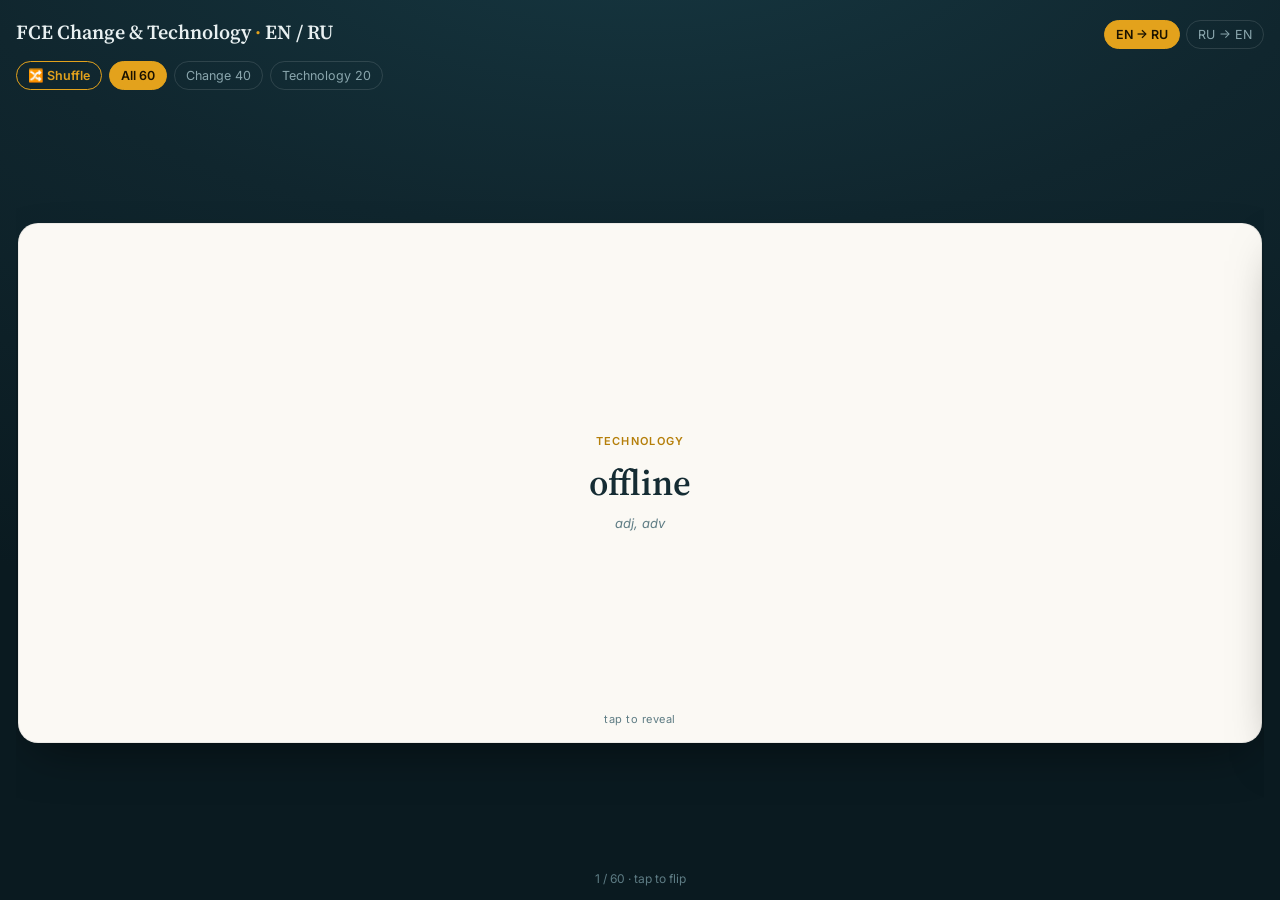
<file: ielts/fce-change-technology.html>
<!DOCTYPE html>
<html lang="en">
<head>
<meta charset="UTF-8">
<meta name="viewport" content="width=device-width, initial-scale=1.0, maximum-scale=1.0, user-scalable=no">
<title>FCE Change &amp; Technology · English · Russian</title>
<link rel="preconnect" href="https://fonts.googleapis.com">
<link rel="preconnect" href="https://fonts.gstatic.com" crossorigin>
<link href="https://fonts.googleapis.com/css2?family=Inter:wght@400;500;600&amp;family=Source+Serif+4:opsz,wght@8..60,400;8..60,500;8..60,600&amp;display=swap" rel="stylesheet">
<style>
  :root{--ink:#10262E;--ink2:#0A1A20;--paper:#FBF9F4;--accent:#E3A21C;--accent-deep:#B57F0A;--muted:#8AA6AD;--muted-dim:#5E7C84;--text:#152C33;--line:rgba(255,255,255,.12)}
  *{box-sizing:border-box;margin:0;padding:0;-webkit-tap-highlight-color:transparent}
  html,body{height:100%}
  body{background:radial-gradient(120% 80% at 50% -10%,#163741 0%,var(--ink) 45%,var(--ink2) 100%);color:#E8F0F1;font-family:"Inter",system-ui,sans-serif;height:100dvh;display:flex;flex-direction:column;overflow:hidden}
  .ctrl,.flip{position:absolute;opacity:0;width:0;height:0;pointer-events:none}
  .app{flex:1;display:flex;flex-direction:column;min-height:0;padding:18px 16px calc(14px + env(safe-area-inset-bottom))}
  header{display:flex;align-items:baseline;justify-content:space-between;gap:12px;flex-wrap:wrap}
  .brand{font-family:"Source Serif 4",serif;font-size:20px;font-weight:600}
  .brand i{color:var(--accent);font-style:normal}
  .dir-toggle{display:flex;gap:6px}
  .chip{font-family:inherit;font-size:12.5px;color:var(--muted);background:transparent;border:1px solid var(--line);padding:6px 11px;border-radius:999px;cursor:pointer;user-select:none;white-space:nowrap;transition:color .15s,border-color .15s,background .15s}
  .shuffle-btn{border-color:var(--accent);color:var(--accent);font-weight:600}
  .shuffle-btn:active{background:var(--accent);color:#1a1200}
  .chip:active{transform:translateY(1px)}
  .cats{display:flex;gap:7px;margin-top:12px;overflow-x:auto;padding-bottom:2px;scrollbar-width:none}
  .cats::-webkit-scrollbar{display:none}
  .deck{flex:1;min-height:0;margin-top:14px;display:flex;overflow-x:auto;overflow-y:hidden;scroll-snap-type:x mandatory;-webkit-overflow-scrolling:touch;scrollbar-width:none}
  .deck::-webkit-scrollbar{display:none}
  .card{flex:0 0 100%;scroll-snap-align:center;scroll-snap-stop:always;display:flex;align-items:center;justify-content:center;padding:6px 2px;perspective:1600px;cursor:pointer}
  .inner{position:relative;width:100%;height:100%;max-height:520px;transform-style:preserve-3d;transition:transform .5s cubic-bezier(.4,.15,.1,1);border-radius:20px}
  .flip:checked + .inner{transform:rotateY(180deg)}
  .face{position:absolute;inset:0;-webkit-backface-visibility:hidden;backface-visibility:hidden;border-radius:20px;padding:34px 26px;display:flex;flex-direction:column;align-items:center;justify-content:center;text-align:center;box-shadow:0 20px 50px -18px rgba(0,0,0,.55)}
  .front{background:var(--paper);color:var(--text);border:1px solid rgba(0,0,0,.06)}
  .back{background:linear-gradient(160deg,#193c46,#122b32);color:#EAF2F3;border:1px solid var(--line);transform:rotateY(180deg)}
  .kind{font-size:11px;letter-spacing:1.3px;text-transform:uppercase;font-weight:600;color:var(--accent-deep);margin-bottom:14px}
  .back .kind{color:var(--accent)}
  .term{font-family:"Source Serif 4",serif;font-weight:600;line-height:1.15;font-size:clamp(22px,5.6vw,36px)}
  .pos{margin-top:12px;font-size:13px;color:var(--muted-dim);font-style:italic}
  .cue{position:absolute;bottom:16px;font-size:11px;color:var(--muted-dim);letter-spacing:.5px}
  .example{margin-top:18px;max-width:420px;font-size:15px;line-height:1.55;color:var(--muted);font-style:italic}
  .front .t-ru{display:none} .back .t-en{display:none}
  #dir-ru:checked ~ .app .front .t-en{display:none}
  #dir-ru:checked ~ .app .front .t-ru{display:block}
  #dir-ru:checked ~ .app .back .t-ru{display:none}
  #dir-ru:checked ~ .app .back .t-en{display:block}
  #dir-en:checked ~ .app label[for=dir-en],#dir-ru:checked ~ .app label[for=dir-ru]{background:var(--accent);color:#1a1200;border-color:var(--accent);font-weight:600}
  #cat-change:checked ~ .app .card:not(.change){display:none}
  #cat-tech:checked ~ .app .card:not(.tech){display:none}
  #cat-all:checked ~ .app label[for=cat-all],
  #cat-change:checked ~ .app label[for=cat-change],
  #cat-tech:checked ~ .app label[for=cat-tech]{background:var(--accent); color:#1a1200; border-color:var(--accent); font-weight:600}
  @media (prefers-reduced-motion:reduce){.inner{transition:none}}
</style>
</head>
<body>
  <input class="ctrl" type="radio" name="dir" id="dir-en" checked>
  <input class="ctrl" type="radio" name="dir" id="dir-ru">
  <input class="ctrl" type="radio" name="cat" id="cat-all" checked>
  <input class="ctrl" type="radio" name="cat" id="cat-change">
  <input class="ctrl" type="radio" name="cat" id="cat-tech">
  <div class="app">
    <header>
      <div class="brand">FCE Change &amp; Technology <i>·</i> EN / RU</div>
      <div class="dir-toggle">
        <label class="chip" for="dir-en">EN → RU</label>
        <label class="chip" for="dir-ru">RU → EN</label>
      </div>
    </header>
    <div class="cats">
      <button class="chip shuffle-btn" id="shuffleBtn" type="button">🔀 Shuffle</button>
      <label class="chip" for="cat-all">All 60</label>
      <label class="chip" for="cat-change">Change 40</label>
      <label class="chip" for="cat-tech">Technology 20</label>
    </div>
    <div class="deck" id="deck">
      <label class="card change">
        <input type="checkbox" class="flip" aria-label="flip card">
        <div class="inner">
          <div class="face front">
            <div class="kind">Change</div>
            <div class="term t-en">adapt</div>
            <div class="term t-ru">адаптироваться, приспосабливаться</div>
            <div class="pos">v</div>
            <div class="cue">tap to reveal</div>
          </div>
          <div class="face back">
            <div class="kind">Change</div>
            <div class="term t-ru">адаптироваться, приспосабливаться</div>
            <div class="term t-en">adapt</div>
            <div class="example">Animals adapt to their environment.</div>
          </div>
        </div>
      </label>
      <label class="card change">
        <input type="checkbox" class="flip" aria-label="flip card">
        <div class="inner">
          <div class="face front">
            <div class="kind">Change</div>
            <div class="term t-en">adjust</div>
            <div class="term t-ru">приспосабливаться; регулировать</div>
            <div class="pos">v</div>
            <div class="cue">tap to reveal</div>
          </div>
          <div class="face back">
            <div class="kind">Change</div>
            <div class="term t-ru">приспосабливаться; регулировать</div>
            <div class="term t-en">adjust</div>
            <div class="example">It took me a while to adjust to the new job.</div>
          </div>
        </div>
      </label>
      <label class="card change">
        <input type="checkbox" class="flip" aria-label="flip card">
        <div class="inner">
          <div class="face front">
            <div class="kind">Change</div>
            <div class="term t-en">alternate</div>
            <div class="term t-ru">чередовать(ся); чередующийся</div>
            <div class="pos">v, adj</div>
            <div class="cue">tap to reveal</div>
          </div>
          <div class="face back">
            <div class="kind">Change</div>
            <div class="term t-ru">чередовать(ся); чередующийся</div>
            <div class="term t-en">alternate</div>
            <div class="example">We work from home on alternate days.</div>
          </div>
        </div>
      </label>
      <label class="card change">
        <input type="checkbox" class="flip" aria-label="flip card">
        <div class="inner">
          <div class="face front">
            <div class="kind">Change</div>
            <div class="term t-en">alternative</div>
            <div class="term t-ru">альтернатива; альтернативный</div>
            <div class="pos">n, adj</div>
            <div class="cue">tap to reveal</div>
          </div>
          <div class="face back">
            <div class="kind">Change</div>
            <div class="term t-ru">альтернатива; альтернативный</div>
            <div class="term t-en">alternative</div>
            <div class="example">There is no alternative to hard work.</div>
          </div>
        </div>
      </label>
      <label class="card change">
        <input type="checkbox" class="flip" aria-label="flip card">
        <div class="inner">
          <div class="face front">
            <div class="kind">Change</div>
            <div class="term t-en">amend</div>
            <div class="term t-ru">вносить поправки, исправлять</div>
            <div class="pos">v</div>
            <div class="cue">tap to reveal</div>
          </div>
          <div class="face back">
            <div class="kind">Change</div>
            <div class="term t-ru">вносить поправки, исправлять</div>
            <div class="term t-en">amend</div>
            <div class="example">The law was amended last year.</div>
          </div>
        </div>
      </label>
      <label class="card change">
        <input type="checkbox" class="flip" aria-label="flip card">
        <div class="inner">
          <div class="face front">
            <div class="kind">Change</div>
            <div class="term t-en">conservative</div>
            <div class="term t-ru">консервативный</div>
            <div class="pos">adj</div>
            <div class="cue">tap to reveal</div>
          </div>
          <div class="face back">
            <div class="kind">Change</div>
            <div class="term t-ru">консервативный</div>
            <div class="term t-en">conservative</div>
            <div class="example">My parents have very conservative views.</div>
          </div>
        </div>
      </label>
      <label class="card change">
        <input type="checkbox" class="flip" aria-label="flip card">
        <div class="inner">
          <div class="face front">
            <div class="kind">Change</div>
            <div class="term t-en">convert</div>
            <div class="term t-ru">превращать, переделывать; новообращённый</div>
            <div class="pos">v, n</div>
            <div class="cue">tap to reveal</div>
          </div>
          <div class="face back">
            <div class="kind">Change</div>
            <div class="term t-ru">превращать, переделывать; новообращённый</div>
            <div class="term t-en">convert</div>
            <div class="example">They converted the old barn into a house.</div>
          </div>
        </div>
      </label>
      <label class="card change">
        <input type="checkbox" class="flip" aria-label="flip card">
        <div class="inner">
          <div class="face front">
            <div class="kind">Change</div>
            <div class="term t-en">decay</div>
            <div class="term t-ru">гнить, разрушаться; гниение, упадок</div>
            <div class="pos">v, n</div>
            <div class="cue">tap to reveal</div>
          </div>
          <div class="face back">
            <div class="kind">Change</div>
            <div class="term t-ru">гнить, разрушаться; гниение, упадок</div>
            <div class="term t-en">decay</div>
            <div class="example">Sugar causes tooth decay.</div>
          </div>
        </div>
      </label>
      <label class="card change">
        <input type="checkbox" class="flip" aria-label="flip card">
        <div class="inner">
          <div class="face front">
            <div class="kind">Change</div>
            <div class="term t-en">deteriorate</div>
            <div class="term t-ru">ухудшаться</div>
            <div class="pos">v</div>
            <div class="cue">tap to reveal</div>
          </div>
          <div class="face back">
            <div class="kind">Change</div>
            <div class="term t-ru">ухудшаться</div>
            <div class="term t-en">deteriorate</div>
            <div class="example">His health deteriorated rapidly.</div>
          </div>
        </div>
      </label>
      <label class="card change">
        <input type="checkbox" class="flip" aria-label="flip card">
        <div class="inner">
          <div class="face front">
            <div class="kind">Change</div>
            <div class="term t-en">distort</div>
            <div class="term t-ru">искажать</div>
            <div class="pos">v</div>
            <div class="cue">tap to reveal</div>
          </div>
          <div class="face back">
            <div class="kind">Change</div>
            <div class="term t-ru">искажать</div>
            <div class="term t-en">distort</div>
            <div class="example">The newspaper distorted the facts.</div>
          </div>
        </div>
      </label>
      <label class="card change">
        <input type="checkbox" class="flip" aria-label="flip card">
        <div class="inner">
          <div class="face front">
            <div class="kind">Change</div>
            <div class="term t-en">dynamic</div>
            <div class="term t-ru">динамичный, энергичный</div>
            <div class="pos">adj</div>
            <div class="cue">tap to reveal</div>
          </div>
          <div class="face back">
            <div class="kind">Change</div>
            <div class="term t-ru">динамичный, энергичный</div>
            <div class="term t-en">dynamic</div>
            <div class="example">She is a dynamic young manager.</div>
          </div>
        </div>
      </label>
      <label class="card change">
        <input type="checkbox" class="flip" aria-label="flip card">
        <div class="inner">
          <div class="face front">
            <div class="kind">Change</div>
            <div class="term t-en">endure</div>
            <div class="term t-ru">выносить, терпеть; длиться</div>
            <div class="pos">v</div>
            <div class="cue">tap to reveal</div>
          </div>
          <div class="face back">
            <div class="kind">Change</div>
            <div class="term t-ru">выносить, терпеть; длиться</div>
            <div class="term t-en">endure</div>
            <div class="example">They endured years of hardship.</div>
          </div>
        </div>
      </label>
      <label class="card change">
        <input type="checkbox" class="flip" aria-label="flip card">
        <div class="inner">
          <div class="face front">
            <div class="kind">Change</div>
            <div class="term t-en">evolve</div>
            <div class="term t-ru">развиваться, эволюционировать</div>
            <div class="pos">v</div>
            <div class="cue">tap to reveal</div>
          </div>
          <div class="face back">
            <div class="kind">Change</div>
            <div class="term t-ru">развиваться, эволюционировать</div>
            <div class="term t-en">evolve</div>
            <div class="example">The company has evolved into a global brand.</div>
          </div>
        </div>
      </label>
      <label class="card change">
        <input type="checkbox" class="flip" aria-label="flip card">
        <div class="inner">
          <div class="face front">
            <div class="kind">Change</div>
            <div class="term t-en">influence</div>
            <div class="term t-ru">влиять; влияние</div>
            <div class="pos">v, n</div>
            <div class="cue">tap to reveal</div>
          </div>
          <div class="face back">
            <div class="kind">Change</div>
            <div class="term t-ru">влиять; влияние</div>
            <div class="term t-en">influence</div>
            <div class="example">Her teacher had a big influence on her.</div>
          </div>
        </div>
      </label>
      <label class="card change">
        <input type="checkbox" class="flip" aria-label="flip card">
        <div class="inner">
          <div class="face front">
            <div class="kind">Change</div>
            <div class="term t-en">innovation</div>
            <div class="term t-ru">нововведение, инновация</div>
            <div class="pos">n</div>
            <div class="cue">tap to reveal</div>
          </div>
          <div class="face back">
            <div class="kind">Change</div>
            <div class="term t-ru">нововведение, инновация</div>
            <div class="term t-en">innovation</div>
            <div class="example">the latest innovations in medicine</div>
          </div>
        </div>
      </label>
      <label class="card change">
        <input type="checkbox" class="flip" aria-label="flip card">
        <div class="inner">
          <div class="face front">
            <div class="kind">Change</div>
            <div class="term t-en">innovative</div>
            <div class="term t-ru">новаторский, инновационный</div>
            <div class="pos">adj</div>
            <div class="cue">tap to reveal</div>
          </div>
          <div class="face back">
            <div class="kind">Change</div>
            <div class="term t-ru">новаторский, инновационный</div>
            <div class="term t-en">innovative</div>
            <div class="example">an innovative approach to teaching</div>
          </div>
        </div>
      </label>
      <label class="card change">
        <input type="checkbox" class="flip" aria-label="flip card">
        <div class="inner">
          <div class="face front">
            <div class="kind">Change</div>
            <div class="term t-en">last</div>
            <div class="term t-ru">длиться; сохраняться</div>
            <div class="pos">v</div>
            <div class="cue">tap to reveal</div>
          </div>
          <div class="face back">
            <div class="kind">Change</div>
            <div class="term t-ru">длиться; сохраняться</div>
            <div class="term t-en">last</div>
            <div class="example">The meeting lasted two hours.</div>
          </div>
        </div>
      </label>
      <label class="card change">
        <input type="checkbox" class="flip" aria-label="flip card">
        <div class="inner">
          <div class="face front">
            <div class="kind">Change</div>
            <div class="term t-en">maintain</div>
            <div class="term t-ru">поддерживать, сохранять; обслуживать</div>
            <div class="pos">v</div>
            <div class="cue">tap to reveal</div>
          </div>
          <div class="face back">
            <div class="kind">Change</div>
            <div class="term t-ru">поддерживать, сохранять; обслуживать</div>
            <div class="term t-en">maintain</div>
            <div class="example">It&#x27;s important to maintain good relations with your neighbours.</div>
          </div>
        </div>
      </label>
      <label class="card change">
        <input type="checkbox" class="flip" aria-label="flip card">
        <div class="inner">
          <div class="face front">
            <div class="kind">Change</div>
            <div class="term t-en">mature</div>
            <div class="term t-ru">взрослеть, созревать; зрелый</div>
            <div class="pos">v, adj</div>
            <div class="cue">tap to reveal</div>
          </div>
          <div class="face back">
            <div class="kind">Change</div>
            <div class="term t-ru">взрослеть, созревать; зрелый</div>
            <div class="term t-en">mature</div>
            <div class="example">She is very mature for her age.</div>
          </div>
        </div>
      </label>
      <label class="card change">
        <input type="checkbox" class="flip" aria-label="flip card">
        <div class="inner">
          <div class="face front">
            <div class="kind">Change</div>
            <div class="term t-en">modify</div>
            <div class="term t-ru">видоизменять, модифицировать</div>
            <div class="pos">v</div>
            <div class="cue">tap to reveal</div>
          </div>
          <div class="face back">
            <div class="kind">Change</div>
            <div class="term t-ru">видоизменять, модифицировать</div>
            <div class="term t-en">modify</div>
            <div class="example">The engine has been modified to use less fuel.</div>
          </div>
        </div>
      </label>
      <label class="card change">
        <input type="checkbox" class="flip" aria-label="flip card">
        <div class="inner">
          <div class="face front">
            <div class="kind">Change</div>
            <div class="term t-en">novel</div>
            <div class="term t-ru">новый, оригинальный</div>
            <div class="pos">adj</div>
            <div class="cue">tap to reveal</div>
          </div>
          <div class="face back">
            <div class="kind">Change</div>
            <div class="term t-ru">новый, оригинальный</div>
            <div class="term t-en">novel</div>
            <div class="example">That&#x27;s a novel idea!</div>
          </div>
        </div>
      </label>
      <label class="card change">
        <input type="checkbox" class="flip" aria-label="flip card">
        <div class="inner">
          <div class="face front">
            <div class="kind">Change</div>
            <div class="term t-en">persist</div>
            <div class="term t-ru">упорствовать; сохраняться</div>
            <div class="pos">v</div>
            <div class="cue">tap to reveal</div>
          </div>
          <div class="face back">
            <div class="kind">Change</div>
            <div class="term t-ru">упорствовать; сохраняться</div>
            <div class="term t-en">persist</div>
            <div class="example">If the symptoms persist, see a doctor.</div>
          </div>
        </div>
      </label>
      <label class="card change">
        <input type="checkbox" class="flip" aria-label="flip card">
        <div class="inner">
          <div class="face front">
            <div class="kind">Change</div>
            <div class="term t-en">potential</div>
            <div class="term t-ru">потенциал; потенциальный</div>
            <div class="pos">n, adj</div>
            <div class="cue">tap to reveal</div>
          </div>
          <div class="face back">
            <div class="kind">Change</div>
            <div class="term t-ru">потенциал; потенциальный</div>
            <div class="term t-en">potential</div>
            <div class="example">She has the potential to become a great player.</div>
          </div>
        </div>
      </label>
      <label class="card change">
        <input type="checkbox" class="flip" aria-label="flip card">
        <div class="inner">
          <div class="face front">
            <div class="kind">Change</div>
            <div class="term t-en">progress</div>
            <div class="term t-ru">продвигаться, развиваться; прогресс</div>
            <div class="pos">v, n</div>
            <div class="cue">tap to reveal</div>
          </div>
          <div class="face back">
            <div class="kind">Change</div>
            <div class="term t-ru">продвигаться, развиваться; прогресс</div>
            <div class="term t-en">progress</div>
            <div class="example">The students are making good progress.</div>
          </div>
        </div>
      </label>
      <label class="card change">
        <input type="checkbox" class="flip" aria-label="flip card">
        <div class="inner">
          <div class="face front">
            <div class="kind">Change</div>
            <div class="term t-en">radical</div>
            <div class="term t-ru">радикальный, коренной</div>
            <div class="pos">adj</div>
            <div class="cue">tap to reveal</div>
          </div>
          <div class="face back">
            <div class="kind">Change</div>
            <div class="term t-ru">радикальный, коренной</div>
            <div class="term t-en">radical</div>
            <div class="example">radical changes to the education system</div>
          </div>
        </div>
      </label>
      <label class="card change">
        <input type="checkbox" class="flip" aria-label="flip card">
        <div class="inner">
          <div class="face front">
            <div class="kind">Change</div>
            <div class="term t-en">refine</div>
            <div class="term t-ru">совершенствовать, шлифовать; очищать</div>
            <div class="pos">v</div>
            <div class="cue">tap to reveal</div>
          </div>
          <div class="face back">
            <div class="kind">Change</div>
            <div class="term t-ru">совершенствовать, шлифовать; очищать</div>
            <div class="term t-en">refine</div>
            <div class="example">We need to refine our methods.</div>
          </div>
        </div>
      </label>
      <label class="card change">
        <input type="checkbox" class="flip" aria-label="flip card">
        <div class="inner">
          <div class="face front">
            <div class="kind">Change</div>
            <div class="term t-en">reform</div>
            <div class="term t-ru">реформировать; реформа</div>
            <div class="pos">v, n</div>
            <div class="cue">tap to reveal</div>
          </div>
          <div class="face back">
            <div class="kind">Change</div>
            <div class="term t-ru">реформировать; реформа</div>
            <div class="term t-en">reform</div>
            <div class="example">a reform of the tax system</div>
          </div>
        </div>
      </label>
      <label class="card change">
        <input type="checkbox" class="flip" aria-label="flip card">
        <div class="inner">
          <div class="face front">
            <div class="kind">Change</div>
            <div class="term t-en">remain</div>
            <div class="term t-ru">оставаться</div>
            <div class="pos">v</div>
            <div class="cue">tap to reveal</div>
          </div>
          <div class="face back">
            <div class="kind">Change</div>
            <div class="term t-ru">оставаться</div>
            <div class="term t-en">remain</div>
            <div class="example">Prices remained stable all year.</div>
          </div>
        </div>
      </label>
      <label class="card change">
        <input type="checkbox" class="flip" aria-label="flip card">
        <div class="inner">
          <div class="face front">
            <div class="kind">Change</div>
            <div class="term t-en">revise</div>
            <div class="term t-ru">пересматривать, исправлять; повторять (к экзамену)</div>
            <div class="pos">v</div>
            <div class="cue">tap to reveal</div>
          </div>
          <div class="face back">
            <div class="kind">Change</div>
            <div class="term t-ru">пересматривать, исправлять; повторять (к экзамену)</div>
            <div class="term t-en">revise</div>
            <div class="example">The government revised its plans.</div>
          </div>
        </div>
      </label>
      <label class="card change">
        <input type="checkbox" class="flip" aria-label="flip card">
        <div class="inner">
          <div class="face front">
            <div class="kind">Change</div>
            <div class="term t-en">revolution</div>
            <div class="term t-ru">революция, переворот</div>
            <div class="pos">n</div>
            <div class="cue">tap to reveal</div>
          </div>
          <div class="face back">
            <div class="kind">Change</div>
            <div class="term t-ru">революция, переворот</div>
            <div class="term t-en">revolution</div>
            <div class="example">the digital revolution</div>
          </div>
        </div>
      </label>
      <label class="card change">
        <input type="checkbox" class="flip" aria-label="flip card">
        <div class="inner">
          <div class="face front">
            <div class="kind">Change</div>
            <div class="term t-en">shift</div>
            <div class="term t-ru">сдвигать(ся), переходить; сдвиг; смена</div>
            <div class="pos">v, n</div>
            <div class="cue">tap to reveal</div>
          </div>
          <div class="face back">
            <div class="kind">Change</div>
            <div class="term t-ru">сдвигать(ся), переходить; сдвиг; смена</div>
            <div class="term t-en">shift</div>
            <div class="example">There has been a shift in public opinion.</div>
          </div>
        </div>
      </label>
      <label class="card change">
        <input type="checkbox" class="flip" aria-label="flip card">
        <div class="inner">
          <div class="face front">
            <div class="kind">Change</div>
            <div class="term t-en">spoil</div>
            <div class="term t-ru">портить(ся); баловать</div>
            <div class="pos">v</div>
            <div class="cue">tap to reveal</div>
          </div>
          <div class="face back">
            <div class="kind">Change</div>
            <div class="term t-ru">портить(ся); баловать</div>
            <div class="term t-en">spoil</div>
            <div class="example">Don&#x27;t let the rain spoil your holiday.</div>
          </div>
        </div>
      </label>
      <label class="card change">
        <input type="checkbox" class="flip" aria-label="flip card">
        <div class="inner">
          <div class="face front">
            <div class="kind">Change</div>
            <div class="term t-en">status quo</div>
            <div class="term t-ru">существующее положение, статус-кво</div>
            <div class="pos">n phr</div>
            <div class="cue">tap to reveal</div>
          </div>
          <div class="face back">
            <div class="kind">Change</div>
            <div class="term t-ru">существующее положение, статус-кво</div>
            <div class="term t-en">status quo</div>
            <div class="example">Many people prefer to keep the status quo.</div>
          </div>
        </div>
      </label>
      <label class="card change">
        <input type="checkbox" class="flip" aria-label="flip card">
        <div class="inner">
          <div class="face front">
            <div class="kind">Change</div>
            <div class="term t-en">steady</div>
            <div class="term t-ru">стабилизировать(ся); устойчивый, равномерный</div>
            <div class="pos">v, adj</div>
            <div class="cue">tap to reveal</div>
          </div>
          <div class="face back">
            <div class="kind">Change</div>
            <div class="term t-ru">стабилизировать(ся); устойчивый, равномерный</div>
            <div class="term t-en">steady</div>
            <div class="example">There has been a steady increase in sales.</div>
          </div>
        </div>
      </label>
      <label class="card change">
        <input type="checkbox" class="flip" aria-label="flip card">
        <div class="inner">
          <div class="face front">
            <div class="kind">Change</div>
            <div class="term t-en">substitute</div>
            <div class="term t-ru">заменять; замена, заменитель</div>
            <div class="pos">v, n</div>
            <div class="cue">tap to reveal</div>
          </div>
          <div class="face back">
            <div class="kind">Change</div>
            <div class="term t-ru">заменять; замена, заменитель</div>
            <div class="term t-en">substitute</div>
            <div class="example">You can substitute honey for sugar.</div>
          </div>
        </div>
      </label>
      <label class="card change">
        <input type="checkbox" class="flip" aria-label="flip card">
        <div class="inner">
          <div class="face front">
            <div class="kind">Change</div>
            <div class="term t-en">sustain</div>
            <div class="term t-ru">поддерживать, сохранять (долгое время)</div>
            <div class="pos">v</div>
            <div class="cue">tap to reveal</div>
          </div>
          <div class="face back">
            <div class="kind">Change</div>
            <div class="term t-ru">поддерживать, сохранять (долгое время)</div>
            <div class="term t-en">sustain</div>
            <div class="example">The economy cannot sustain this rate of growth.</div>
          </div>
        </div>
      </label>
      <label class="card change">
        <input type="checkbox" class="flip" aria-label="flip card">
        <div class="inner">
          <div class="face front">
            <div class="kind">Change</div>
            <div class="term t-en">switch</div>
            <div class="term t-ru">переключать(ся); переход; выключатель</div>
            <div class="pos">v, n</div>
            <div class="cue">tap to reveal</div>
          </div>
          <div class="face back">
            <div class="kind">Change</div>
            <div class="term t-ru">переключать(ся); переход; выключатель</div>
            <div class="term t-en">switch</div>
            <div class="example">We switched to a cheaper supplier.</div>
          </div>
        </div>
      </label>
      <label class="card change">
        <input type="checkbox" class="flip" aria-label="flip card">
        <div class="inner">
          <div class="face front">
            <div class="kind">Change</div>
            <div class="term t-en">transform</div>
            <div class="term t-ru">преображать, превращать</div>
            <div class="pos">v</div>
            <div class="cue">tap to reveal</div>
          </div>
          <div class="face back">
            <div class="kind">Change</div>
            <div class="term t-ru">преображать, превращать</div>
            <div class="term t-en">transform</div>
            <div class="example">The internet has transformed the way we work.</div>
          </div>
        </div>
      </label>
      <label class="card change">
        <input type="checkbox" class="flip" aria-label="flip card">
        <div class="inner">
          <div class="face front">
            <div class="kind">Change</div>
            <div class="term t-en">trend</div>
            <div class="term t-ru">тенденция, тренд</div>
            <div class="pos">n</div>
            <div class="cue">tap to reveal</div>
          </div>
          <div class="face back">
            <div class="kind">Change</div>
            <div class="term t-ru">тенденция, тренд</div>
            <div class="term t-en">trend</div>
            <div class="example">There is a growing trend towards working from home.</div>
          </div>
        </div>
      </label>
      <label class="card change">
        <input type="checkbox" class="flip" aria-label="flip card">
        <div class="inner">
          <div class="face front">
            <div class="kind">Change</div>
            <div class="term t-en">uniform</div>
            <div class="term t-ru">единообразный, одинаковый</div>
            <div class="pos">adj</div>
            <div class="cue">tap to reveal</div>
          </div>
          <div class="face back">
            <div class="kind">Change</div>
            <div class="term t-ru">единообразный, одинаковый</div>
            <div class="term t-en">uniform</div>
            <div class="example">The houses are uniform in size.</div>
          </div>
        </div>
      </label>
      <label class="card tech">
        <input type="checkbox" class="flip" aria-label="flip card">
        <div class="inner">
          <div class="face front">
            <div class="kind">Technology</div>
            <div class="term t-en">breakthrough</div>
            <div class="term t-ru">прорыв, крупное открытие</div>
            <div class="pos">n</div>
            <div class="cue">tap to reveal</div>
          </div>
          <div class="face back">
            <div class="kind">Technology</div>
            <div class="term t-ru">прорыв, крупное открытие</div>
            <div class="term t-en">breakthrough</div>
            <div class="example">a major breakthrough in cancer research</div>
          </div>
        </div>
      </label>
      <label class="card tech">
        <input type="checkbox" class="flip" aria-label="flip card">
        <div class="inner">
          <div class="face front">
            <div class="kind">Technology</div>
            <div class="term t-en">broadband</div>
            <div class="term t-ru">широкополосный; широкополосный интернет</div>
            <div class="pos">adj, n</div>
            <div class="cue">tap to reveal</div>
          </div>
          <div class="face back">
            <div class="kind">Technology</div>
            <div class="term t-ru">широкополосный; широкополосный интернет</div>
            <div class="term t-en">broadband</div>
            <div class="example">Do you have broadband at home?</div>
          </div>
        </div>
      </label>
      <label class="card tech">
        <input type="checkbox" class="flip" aria-label="flip card">
        <div class="inner">
          <div class="face front">
            <div class="kind">Technology</div>
            <div class="term t-en">click</div>
            <div class="term t-ru">щёлкать, кликать</div>
            <div class="pos">v</div>
            <div class="cue">tap to reveal</div>
          </div>
          <div class="face back">
            <div class="kind">Technology</div>
            <div class="term t-ru">щёлкать, кликать</div>
            <div class="term t-en">click</div>
            <div class="example">Click the icon to open the file.</div>
          </div>
        </div>
      </label>
      <label class="card tech">
        <input type="checkbox" class="flip" aria-label="flip card">
        <div class="inner">
          <div class="face front">
            <div class="kind">Technology</div>
            <div class="term t-en">complex</div>
            <div class="term t-ru">сложный</div>
            <div class="pos">adj</div>
            <div class="cue">tap to reveal</div>
          </div>
          <div class="face back">
            <div class="kind">Technology</div>
            <div class="term t-ru">сложный</div>
            <div class="term t-en">complex</div>
            <div class="example">The human brain is extremely complex.</div>
          </div>
        </div>
      </label>
      <label class="card tech">
        <input type="checkbox" class="flip" aria-label="flip card">
        <div class="inner">
          <div class="face front">
            <div class="kind">Technology</div>
            <div class="term t-en">consumer electronics</div>
            <div class="term t-ru">бытовая электроника</div>
            <div class="pos">n phr</div>
            <div class="cue">tap to reveal</div>
          </div>
          <div class="face back">
            <div class="kind">Technology</div>
            <div class="term t-ru">бытовая электроника</div>
            <div class="term t-en">consumer electronics</div>
            <div class="example">Sales of consumer electronics rose this year.</div>
          </div>
        </div>
      </label>
      <label class="card tech">
        <input type="checkbox" class="flip" aria-label="flip card">
        <div class="inner">
          <div class="face front">
            <div class="kind">Technology</div>
            <div class="term t-en">craft</div>
            <div class="term t-ru">мастерски изготавливать; ремесло</div>
            <div class="pos">v, n</div>
            <div class="cue">tap to reveal</div>
          </div>
          <div class="face back">
            <div class="kind">Technology</div>
            <div class="term t-ru">мастерски изготавливать; ремесло</div>
            <div class="term t-en">craft</div>
            <div class="example">beautifully crafted furniture</div>
          </div>
        </div>
      </label>
      <label class="card tech">
        <input type="checkbox" class="flip" aria-label="flip card">
        <div class="inner">
          <div class="face front">
            <div class="kind">Technology</div>
            <div class="term t-en">data</div>
            <div class="term t-ru">данные</div>
            <div class="pos">n</div>
            <div class="cue">tap to reveal</div>
          </div>
          <div class="face back">
            <div class="kind">Technology</div>
            <div class="term t-ru">данные</div>
            <div class="term t-en">data</div>
            <div class="example">The data is stored on a secure server.</div>
          </div>
        </div>
      </label>
      <label class="card tech">
        <input type="checkbox" class="flip" aria-label="flip card">
        <div class="inner">
          <div class="face front">
            <div class="kind">Technology</div>
            <div class="term t-en">download</div>
            <div class="term t-ru">скачивать; загрузка, скачанный файл</div>
            <div class="pos">v, n</div>
            <div class="cue">tap to reveal</div>
          </div>
          <div class="face back">
            <div class="kind">Technology</div>
            <div class="term t-ru">скачивать; загрузка, скачанный файл</div>
            <div class="term t-en">download</div>
            <div class="example">You can download the app for free.</div>
          </div>
        </div>
      </label>
      <label class="card tech">
        <input type="checkbox" class="flip" aria-label="flip card">
        <div class="inner">
          <div class="face front">
            <div class="kind">Technology</div>
            <div class="term t-en">file</div>
            <div class="term t-ru">файл; папка (с документами)</div>
            <div class="pos">n</div>
            <div class="cue">tap to reveal</div>
          </div>
          <div class="face back">
            <div class="kind">Technology</div>
            <div class="term t-ru">файл; папка (с документами)</div>
            <div class="term t-en">file</div>
            <div class="example">Save the file before you close it.</div>
          </div>
        </div>
      </label>
      <label class="card tech">
        <input type="checkbox" class="flip" aria-label="flip card">
        <div class="inner">
          <div class="face front">
            <div class="kind">Technology</div>
            <div class="term t-en">(games) console</div>
            <div class="term t-ru">игровая приставка</div>
            <div class="pos">n phr</div>
            <div class="cue">tap to reveal</div>
          </div>
          <div class="face back">
            <div class="kind">Technology</div>
            <div class="term t-ru">игровая приставка</div>
            <div class="term t-en">(games) console</div>
            <div class="example">He spends hours on his games console.</div>
          </div>
        </div>
      </label>
      <label class="card tech">
        <input type="checkbox" class="flip" aria-label="flip card">
        <div class="inner">
          <div class="face front">
            <div class="kind">Technology</div>
            <div class="term t-en">manual</div>
            <div class="term t-ru">ручной; руководство, инструкция</div>
            <div class="pos">adj, n</div>
            <div class="cue">tap to reveal</div>
          </div>
          <div class="face back">
            <div class="kind">Technology</div>
            <div class="term t-ru">ручной; руководство, инструкция</div>
            <div class="term t-en">manual</div>
            <div class="example">Read the manual before you start.</div>
          </div>
        </div>
      </label>
      <label class="card tech">
        <input type="checkbox" class="flip" aria-label="flip card">
        <div class="inner">
          <div class="face front">
            <div class="kind">Technology</div>
            <div class="term t-en">network</div>
            <div class="term t-ru">заводить (деловые) связи; сеть</div>
            <div class="pos">v, n</div>
            <div class="cue">tap to reveal</div>
          </div>
          <div class="face back">
            <div class="kind">Technology</div>
            <div class="term t-ru">заводить (деловые) связи; сеть</div>
            <div class="term t-en">network</div>
            <div class="example">All the computers are connected to a network.</div>
          </div>
        </div>
      </label>
      <label class="card tech">
        <input type="checkbox" class="flip" aria-label="flip card">
        <div class="inner">
          <div class="face front">
            <div class="kind">Technology</div>
            <div class="term t-en">nuclear</div>
            <div class="term t-ru">ядерный, атомный</div>
            <div class="pos">adj</div>
            <div class="cue">tap to reveal</div>
          </div>
          <div class="face back">
            <div class="kind">Technology</div>
            <div class="term t-ru">ядерный, атомный</div>
            <div class="term t-en">nuclear</div>
            <div class="example">France gets most of its electricity from nuclear power.</div>
          </div>
        </div>
      </label>
      <label class="card tech">
        <input type="checkbox" class="flip" aria-label="flip card">
        <div class="inner">
          <div class="face front">
            <div class="kind">Technology</div>
            <div class="term t-en">offline</div>
            <div class="term t-ru">офлайн, без подключения к сети</div>
            <div class="pos">adj, adv</div>
            <div class="cue">tap to reveal</div>
          </div>
          <div class="face back">
            <div class="kind">Technology</div>
            <div class="term t-ru">офлайн, без подключения к сети</div>
            <div class="term t-en">offline</div>
            <div class="example">You can read the articles offline.</div>
          </div>
        </div>
      </label>
      <label class="card tech">
        <input type="checkbox" class="flip" aria-label="flip card">
        <div class="inner">
          <div class="face front">
            <div class="kind">Technology</div>
            <div class="term t-en">online</div>
            <div class="term t-ru">онлайн, в сети</div>
            <div class="pos">adj, adv</div>
            <div class="cue">tap to reveal</div>
          </div>
          <div class="face back">
            <div class="kind">Technology</div>
            <div class="term t-ru">онлайн, в сети</div>
            <div class="term t-en">online</div>
            <div class="example">I buy most things online.</div>
          </div>
        </div>
      </label>
      <label class="card tech">
        <input type="checkbox" class="flip" aria-label="flip card">
        <div class="inner">
          <div class="face front">
            <div class="kind">Technology</div>
            <div class="term t-en">primitive</div>
            <div class="term t-ru">примитивный, первобытный</div>
            <div class="pos">adj</div>
            <div class="cue">tap to reveal</div>
          </div>
          <div class="face back">
            <div class="kind">Technology</div>
            <div class="term t-ru">примитивный, первобытный</div>
            <div class="term t-en">primitive</div>
            <div class="example">Early humans used primitive tools.</div>
          </div>
        </div>
      </label>
      <label class="card tech">
        <input type="checkbox" class="flip" aria-label="flip card">
        <div class="inner">
          <div class="face front">
            <div class="kind">Technology</div>
            <div class="term t-en">programmer</div>
            <div class="term t-ru">программист</div>
            <div class="pos">n</div>
            <div class="cue">tap to reveal</div>
          </div>
          <div class="face back">
            <div class="kind">Technology</div>
            <div class="term t-ru">программист</div>
            <div class="term t-en">programmer</div>
            <div class="example">She works as a computer programmer.</div>
          </div>
        </div>
      </label>
      <label class="card tech">
        <input type="checkbox" class="flip" aria-label="flip card">
        <div class="inner">
          <div class="face front">
            <div class="kind">Technology</div>
            <div class="term t-en">resource</div>
            <div class="term t-ru">ресурс, источник</div>
            <div class="pos">n</div>
            <div class="cue">tap to reveal</div>
          </div>
          <div class="face back">
            <div class="kind">Technology</div>
            <div class="term t-ru">ресурс, источник</div>
            <div class="term t-en">resource</div>
            <div class="example">The country is rich in natural resources.</div>
          </div>
        </div>
      </label>
      <label class="card tech">
        <input type="checkbox" class="flip" aria-label="flip card">
        <div class="inner">
          <div class="face front">
            <div class="kind">Technology</div>
            <div class="term t-en">technique</div>
            <div class="term t-ru">метод, техника, приём</div>
            <div class="pos">n</div>
            <div class="cue">tap to reveal</div>
          </div>
          <div class="face back">
            <div class="kind">Technology</div>
            <div class="term t-ru">метод, техника, приём</div>
            <div class="term t-en">technique</div>
            <div class="example">new techniques for treating disease</div>
          </div>
        </div>
      </label>
      <label class="card tech">
        <input type="checkbox" class="flip" aria-label="flip card">
        <div class="inner">
          <div class="face front">
            <div class="kind">Technology</div>
            <div class="term t-en">upload</div>
            <div class="term t-ru">загружать (в сеть)</div>
            <div class="pos">v</div>
            <div class="cue">tap to reveal</div>
          </div>
          <div class="face back">
            <div class="kind">Technology</div>
            <div class="term t-ru">загружать (в сеть)</div>
            <div class="term t-en">upload</div>
            <div class="example">She uploaded the photos to her blog.</div>
          </div>
        </div>
      </label>
    </div>
    <div class="foot" style="margin-top:12px;text-align:center;font-size:12px;color:var(--muted-dim)">swipe to browse &nbsp;·&nbsp; tap card to flip</div>
  </div>
  <script>
  (function(){
    function ready(fn){if(document.readyState!=='loading')fn();else document.addEventListener('DOMContentLoaded',fn);}
    ready(function(){try{
      var deck=document.getElementById('deck'),foot=document.querySelector('.foot');
      if(!deck)return;
      function count(){var vis=[].slice.call(deck.children).filter(function(c){return c.offsetParent!==null;});var i=Math.round(deck.scrollLeft/deck.clientWidth);if(foot)foot.textContent=(Math.min(i+1,vis.length))+' / '+vis.length+'  ·  tap to flip';}
      function shuffle(){var k=[].slice.call(deck.children);for(var i=k.length-1;i>0;i--){var j=Math.floor(Math.random()*(i+1));var t=k[i];k[i]=k[j];k[j]=t;}k.forEach(function(c){deck.appendChild(c);});deck.querySelectorAll('.flip').forEach(function(f){f.checked=false;});deck.scrollLeft=0;count();}
      deck.addEventListener('scroll',function(){window.requestAnimationFrame(count);},{passive:true});
      document.querySelectorAll('input[name=cat]').forEach(function(r){r.addEventListener('change',function(){deck.scrollLeft=0;setTimeout(count,30);});});
      var btn=document.getElementById('shuffleBtn');
      if(btn)btn.addEventListener('click',shuffle);
      window.addEventListener('pageshow',function(){shuffle();});
      shuffle();
    }catch(e){}});
  })();
  </script>
</body>
</html>
</file>
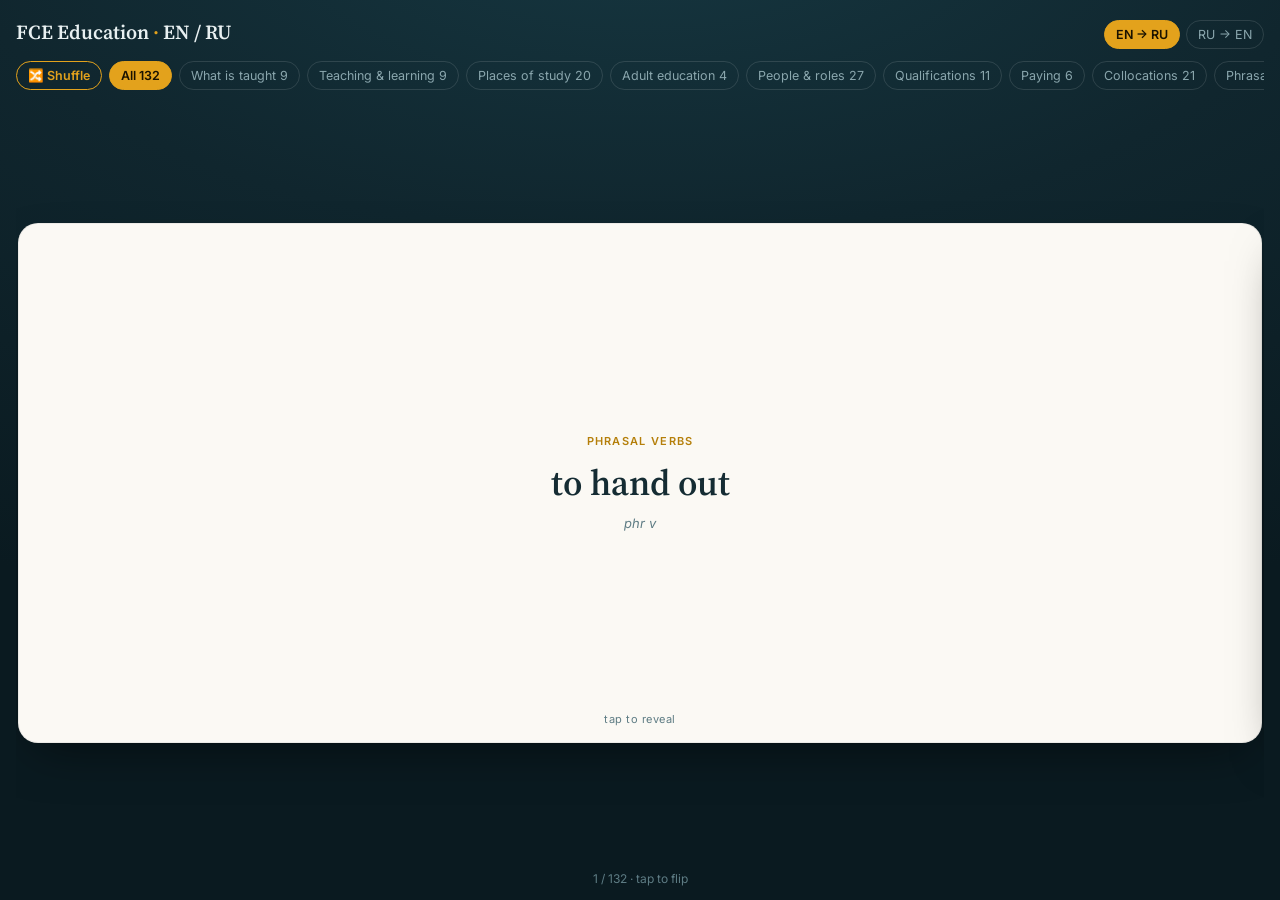
<file: ielts/fce-education-flashcards.html>
<!DOCTYPE html>
<html lang="en">
<head>
<meta charset="UTF-8">
<meta name="viewport" content="width=device-width, initial-scale=1.0, maximum-scale=1.0, user-scalable=no">
<title>FCE Educationulary · English · Russian</title>
<link rel="preconnect" href="https://fonts.googleapis.com">
<link rel="preconnect" href="https://fonts.gstatic.com" crossorigin>
<link href="https://fonts.googleapis.com/css2?family=Inter:wght@400;500;600&amp;family=Source+Serif+4:opsz,wght@8..60,400;8..60,500;8..60,600&amp;display=swap" rel="stylesheet">
<style>
  :root{--ink:#10262E;--ink2:#0A1A20;--paper:#FBF9F4;--accent:#E3A21C;--accent-deep:#B57F0A;--muted:#8AA6AD;--muted-dim:#5E7C84;--text:#152C33;--line:rgba(255,255,255,.12)}
  *{box-sizing:border-box;margin:0;padding:0;-webkit-tap-highlight-color:transparent}
  html,body{height:100%}
  body{background:radial-gradient(120% 80% at 50% -10%,#163741 0%,var(--ink) 45%,var(--ink2) 100%);color:#E8F0F1;font-family:"Inter",system-ui,sans-serif;height:100dvh;display:flex;flex-direction:column;overflow:hidden}
  .ctrl,.flip{position:absolute;opacity:0;width:0;height:0;pointer-events:none}
  .app{flex:1;display:flex;flex-direction:column;min-height:0;padding:18px 16px calc(14px + env(safe-area-inset-bottom))}
  header{display:flex;align-items:baseline;justify-content:space-between;gap:12px;flex-wrap:wrap}
  .brand{font-family:"Source Serif 4",serif;font-size:20px;font-weight:600}
  .brand i{color:var(--accent);font-style:normal}
  .dir-toggle{display:flex;gap:6px}
  .chip{font-family:inherit;font-size:12.5px;color:var(--muted);background:transparent;border:1px solid var(--line);padding:6px 11px;border-radius:999px;cursor:pointer;user-select:none;white-space:nowrap;transition:color .15s,border-color .15s,background .15s}
  .shuffle-btn{border-color:var(--accent);color:var(--accent);font-weight:600}
  .shuffle-btn:active{background:var(--accent);color:#1a1200}
  .chip:active{transform:translateY(1px)}
  .cats{display:flex;gap:7px;margin-top:12px;overflow-x:auto;padding-bottom:2px;scrollbar-width:none}
  .cats::-webkit-scrollbar{display:none}
  .deck{flex:1;min-height:0;margin-top:14px;display:flex;overflow-x:auto;overflow-y:hidden;scroll-snap-type:x mandatory;-webkit-overflow-scrolling:touch;scrollbar-width:none}
  .deck::-webkit-scrollbar{display:none}
  .card{flex:0 0 100%;scroll-snap-align:center;scroll-snap-stop:always;display:flex;align-items:center;justify-content:center;padding:6px 2px;perspective:1600px;cursor:pointer}
  .inner{position:relative;width:100%;height:100%;max-height:520px;transform-style:preserve-3d;transition:transform .5s cubic-bezier(.4,.15,.1,1);border-radius:20px}
  .flip:checked + .inner{transform:rotateY(180deg)}
  .face{position:absolute;inset:0;-webkit-backface-visibility:hidden;backface-visibility:hidden;border-radius:20px;padding:34px 26px;display:flex;flex-direction:column;align-items:center;justify-content:center;text-align:center;box-shadow:0 20px 50px -18px rgba(0,0,0,.55)}
  .front{background:var(--paper);color:var(--text);border:1px solid rgba(0,0,0,.06)}
  .back{background:linear-gradient(160deg,#193c46,#122b32);color:#EAF2F3;border:1px solid var(--line);transform:rotateY(180deg)}
  .kind{font-size:11px;letter-spacing:1.3px;text-transform:uppercase;font-weight:600;color:var(--accent-deep);margin-bottom:14px}
  .back .kind{color:var(--accent)}
  .term{font-family:"Source Serif 4",serif;font-weight:600;line-height:1.15;font-size:clamp(22px,5.6vw,36px)}
  .pos{margin-top:12px;font-size:13px;color:var(--muted-dim);font-style:italic}
  .cue{position:absolute;bottom:16px;font-size:11px;color:var(--muted-dim);letter-spacing:.5px}
  .example{margin-top:18px;max-width:420px;font-size:15px;line-height:1.55;color:var(--muted);font-style:italic}
  .front .t-ru{display:none} .back .t-en{display:none}
  #dir-ru:checked ~ .app .front .t-en{display:none}
  #dir-ru:checked ~ .app .front .t-ru{display:block}
  #dir-ru:checked ~ .app .back .t-ru{display:none}
  #dir-ru:checked ~ .app .back .t-en{display:block}
  #dir-en:checked ~ .app label[for=dir-en],#dir-ru:checked ~ .app label[for=dir-ru]{background:var(--accent);color:#1a1200;border-color:var(--accent);font-weight:600}
  #cat-taught:checked ~ .app .card:not(.taught){display:none}
  #cat-forms:checked ~ .app .card:not(.forms){display:none}
  #cat-schools:checked ~ .app .card:not(.schools){display:none}
  #cat-adults:checked ~ .app .card:not(.adults){display:none}
  #cat-people:checked ~ .app .card:not(.people){display:none}
  #cat-degrees:checked ~ .app .card:not(.degrees){display:none}
  #cat-paying:checked ~ .app .card:not(.paying){display:none}
  #cat-colloc:checked ~ .app .card:not(.colloc){display:none}
  #cat-phrasal:checked ~ .app .card:not(.phrasal){display:none}
  #cat-idioms:checked ~ .app .card:not(.idioms){display:none}
  #cat-all:checked ~ .app label[for=cat-all],
  #cat-taught:checked ~ .app label[for=cat-taught],
  #cat-forms:checked ~ .app label[for=cat-forms],
  #cat-schools:checked ~ .app label[for=cat-schools],
  #cat-adults:checked ~ .app label[for=cat-adults],
  #cat-people:checked ~ .app label[for=cat-people],
  #cat-degrees:checked ~ .app label[for=cat-degrees],
  #cat-paying:checked ~ .app label[for=cat-paying],
  #cat-colloc:checked ~ .app label[for=cat-colloc],
  #cat-phrasal:checked ~ .app label[for=cat-phrasal],
  #cat-idioms:checked ~ .app label[for=cat-idioms]{background:var(--accent); color:#1a1200; border-color:var(--accent); font-weight:600}
  @media (prefers-reduced-motion:reduce){.inner{transition:none}}
</style>
</head>
<body>
  <input class="ctrl" type="radio" name="dir" id="dir-en" checked>
  <input class="ctrl" type="radio" name="dir" id="dir-ru">
  <input class="ctrl" type="radio" name="cat" id="cat-all" checked>
  <input class="ctrl" type="radio" name="cat" id="cat-taught">
  <input class="ctrl" type="radio" name="cat" id="cat-forms">
  <input class="ctrl" type="radio" name="cat" id="cat-schools">
  <input class="ctrl" type="radio" name="cat" id="cat-adults">
  <input class="ctrl" type="radio" name="cat" id="cat-people">
  <input class="ctrl" type="radio" name="cat" id="cat-degrees">
  <input class="ctrl" type="radio" name="cat" id="cat-paying">
  <input class="ctrl" type="radio" name="cat" id="cat-colloc">
  <input class="ctrl" type="radio" name="cat" id="cat-phrasal">
  <input class="ctrl" type="radio" name="cat" id="cat-idioms">
  <div class="app">
    <header>
      <div class="brand">FCE Education <i>·</i> EN / RU</div>
      <div class="dir-toggle">
        <label class="chip" for="dir-en">EN → RU</label>
        <label class="chip" for="dir-ru">RU → EN</label>
      </div>
    </header>
    <div class="cats">
      <button class="chip shuffle-btn" id="shuffleBtn" type="button">🔀 Shuffle</button>
      <label class="chip" for="cat-all">All 132</label>
      <label class="chip" for="cat-taught">What is taught 9</label>
      <label class="chip" for="cat-forms">Teaching & learning 9</label>
      <label class="chip" for="cat-schools">Places of study 20</label>
      <label class="chip" for="cat-adults">Adult education 4</label>
      <label class="chip" for="cat-people">People & roles 27</label>
      <label class="chip" for="cat-degrees">Qualifications 11</label>
      <label class="chip" for="cat-paying">Paying 6</label>
      <label class="chip" for="cat-colloc">Collocations 21</label>
      <label class="chip" for="cat-phrasal">Phrasal verbs 20</label>
      <label class="chip" for="cat-idioms">Idioms 5</label>
    </div>
    <div class="deck" id="deck">
      <label class="card taught">
        <input type="checkbox" class="flip" aria-label="flip card">
        <div class="inner">
          <div class="face front">
            <div class="kind">What is taught</div>
            <div class="term t-en">degree</div>
            <div class="term t-ru">учёная степень; диплом</div>
            <div class="pos">n</div>
            <div class="cue">tap to reveal</div>
          </div>
          <div class="face back">
            <div class="kind">What is taught</div>
            <div class="term t-ru">учёная степень; диплом</div>
            <div class="term t-en">degree</div>
            <div class="example">She has a degree in physics.</div>
          </div>
        </div>
      </label>
      <label class="card taught">
        <input type="checkbox" class="flip" aria-label="flip card">
        <div class="inner">
          <div class="face front">
            <div class="kind">What is taught</div>
            <div class="term t-en">course</div>
            <div class="term t-ru">курс</div>
            <div class="pos">n</div>
            <div class="cue">tap to reveal</div>
          </div>
          <div class="face back">
            <div class="kind">What is taught</div>
            <div class="term t-ru">курс</div>
            <div class="term t-en">course</div>
            <div class="example">a three-year course in engineering</div>
          </div>
        </div>
      </label>
      <label class="card taught">
        <input type="checkbox" class="flip" aria-label="flip card">
        <div class="inner">
          <div class="face front">
            <div class="kind">What is taught</div>
            <div class="term t-en">programme</div>
            <div class="term t-ru">программа обучения</div>
            <div class="pos">n</div>
            <div class="cue">tap to reveal</div>
          </div>
          <div class="face back">
            <div class="kind">What is taught</div>
            <div class="term t-ru">программа обучения</div>
            <div class="term t-en">programme</div>
            <div class="example">a two-year Master's programme</div>
          </div>
        </div>
      </label>
      <label class="card taught">
        <input type="checkbox" class="flip" aria-label="flip card">
        <div class="inner">
          <div class="face front">
            <div class="kind">What is taught</div>
            <div class="term t-en">module</div>
            <div class="term t-ru">модуль (учебный)</div>
            <div class="pos">n</div>
            <div class="cue">tap to reveal</div>
          </div>
          <div class="face back">
            <div class="kind">What is taught</div>
            <div class="term t-ru">модуль (учебный)</div>
            <div class="term t-en">module</div>
            <div class="example">a compulsory module in year one</div>
          </div>
        </div>
      </label>
      <label class="card taught">
        <input type="checkbox" class="flip" aria-label="flip card">
        <div class="inner">
          <div class="face front">
            <div class="kind">What is taught</div>
            <div class="term t-en">unit</div>
            <div class="term t-ru">раздел, модуль (курса)</div>
            <div class="pos">n</div>
            <div class="cue">tap to reveal</div>
          </div>
          <div class="face back">
            <div class="kind">What is taught</div>
            <div class="term t-ru">раздел, модуль (курса)</div>
            <div class="term t-en">unit</div>
            <div class="example">We finished unit three today.</div>
          </div>
        </div>
      </label>
      <label class="card taught">
        <input type="checkbox" class="flip" aria-label="flip card">
        <div class="inner">
          <div class="face front">
            <div class="kind">What is taught</div>
            <div class="term t-en">subject</div>
            <div class="term t-ru">предмет</div>
            <div class="pos">n</div>
            <div class="cue">tap to reveal</div>
          </div>
          <div class="face back">
            <div class="kind">What is taught</div>
            <div class="term t-ru">предмет</div>
            <div class="term t-en">subject</div>
            <div class="example">My favourite subject is chemistry.</div>
          </div>
        </div>
      </label>
      <label class="card taught">
        <input type="checkbox" class="flip" aria-label="flip card">
        <div class="inner">
          <div class="face front">
            <div class="kind">What is taught</div>
            <div class="term t-en">discipline</div>
            <div class="term t-ru">дисциплина; учебная дисциплина</div>
            <div class="pos">n</div>
            <div class="cue">tap to reveal</div>
          </div>
          <div class="face back">
            <div class="kind">What is taught</div>
            <div class="term t-ru">дисциплина; учебная дисциплина</div>
            <div class="term t-en">discipline</div>
            <div class="example">Economics is a broad academic discipline.</div>
          </div>
        </div>
      </label>
      <label class="card taught">
        <input type="checkbox" class="flip" aria-label="flip card">
        <div class="inner">
          <div class="face front">
            <div class="kind">What is taught</div>
            <div class="term t-en">major</div>
            <div class="term t-ru">профилирующая дисциплина, специальность</div>
            <div class="pos">n</div>
            <div class="cue">tap to reveal</div>
          </div>
          <div class="face back">
            <div class="kind">What is taught</div>
            <div class="term t-ru">профилирующая дисциплина, специальность</div>
            <div class="term t-en">major</div>
            <div class="example">Her major is biology.</div>
          </div>
        </div>
      </label>
      <label class="card taught">
        <input type="checkbox" class="flip" aria-label="flip card">
        <div class="inner">
          <div class="face front">
            <div class="kind">What is taught</div>
            <div class="term t-en">minor</div>
            <div class="term t-ru">дополнительная специальность</div>
            <div class="pos">n</div>
            <div class="cue">tap to reveal</div>
          </div>
          <div class="face back">
            <div class="kind">What is taught</div>
            <div class="term t-ru">дополнительная специальность</div>
            <div class="term t-en">minor</div>
            <div class="example">He took a minor in history.</div>
          </div>
        </div>
      </label>
      <label class="card forms">
        <input type="checkbox" class="flip" aria-label="flip card">
        <div class="inner">
          <div class="face front">
            <div class="kind">Teaching & learning</div>
            <div class="term t-en">lecture</div>
            <div class="term t-ru">лекция; читать лекцию</div>
            <div class="pos">v, n</div>
            <div class="cue">tap to reveal</div>
          </div>
          <div class="face back">
            <div class="kind">Teaching & learning</div>
            <div class="term t-ru">лекция; читать лекцию</div>
            <div class="term t-en">lecture</div>
            <div class="example">The professor lectured on economics.</div>
          </div>
        </div>
      </label>
      <label class="card forms">
        <input type="checkbox" class="flip" aria-label="flip card">
        <div class="inner">
          <div class="face front">
            <div class="kind">Teaching & learning</div>
            <div class="term t-en">class</div>
            <div class="term t-ru">класс; занятие</div>
            <div class="pos">n</div>
            <div class="cue">tap to reveal</div>
          </div>
          <div class="face back">
            <div class="kind">Teaching & learning</div>
            <div class="term t-ru">класс; занятие</div>
            <div class="term t-en">class</div>
            <div class="example">The class starts at nine.</div>
          </div>
        </div>
      </label>
      <label class="card forms">
        <input type="checkbox" class="flip" aria-label="flip card">
        <div class="inner">
          <div class="face front">
            <div class="kind">Teaching & learning</div>
            <div class="term t-en">lesson</div>
            <div class="term t-ru">урок</div>
            <div class="pos">n</div>
            <div class="cue">tap to reveal</div>
          </div>
          <div class="face back">
            <div class="kind">Teaching & learning</div>
            <div class="term t-ru">урок</div>
            <div class="term t-en">lesson</div>
            <div class="example">a piano lesson</div>
          </div>
        </div>
      </label>
      <label class="card forms">
        <input type="checkbox" class="flip" aria-label="flip card">
        <div class="inner">
          <div class="face front">
            <div class="kind">Teaching & learning</div>
            <div class="term t-en">seminar</div>
            <div class="term t-ru">семинар</div>
            <div class="pos">n</div>
            <div class="cue">tap to reveal</div>
          </div>
          <div class="face back">
            <div class="kind">Teaching & learning</div>
            <div class="term t-ru">семинар</div>
            <div class="term t-en">seminar</div>
            <div class="example">a weekly seminar on literature</div>
          </div>
        </div>
      </label>
      <label class="card forms">
        <input type="checkbox" class="flip" aria-label="flip card">
        <div class="inner">
          <div class="face front">
            <div class="kind">Teaching & learning</div>
            <div class="term t-en">tutorial</div>
            <div class="term t-ru">консультация, практич. занятие</div>
            <div class="pos">n</div>
            <div class="cue">tap to reveal</div>
          </div>
          <div class="face back">
            <div class="kind">Teaching & learning</div>
            <div class="term t-ru">консультация, практич. занятие</div>
            <div class="term t-en">tutorial</div>
            <div class="example">I have a tutorial with my supervisor.</div>
          </div>
        </div>
      </label>
      <label class="card forms">
        <input type="checkbox" class="flip" aria-label="flip card">
        <div class="inner">
          <div class="face front">
            <div class="kind">Teaching & learning</div>
            <div class="term t-en">laboratory work (lab work)</div>
            <div class="term t-ru">лабораторная работа</div>
            <div class="pos">n phr</div>
            <div class="cue">tap to reveal</div>
          </div>
          <div class="face back">
            <div class="kind">Teaching & learning</div>
            <div class="term t-ru">лабораторная работа</div>
            <div class="term t-en">laboratory work (lab work)</div>
            <div class="example">Chemistry involves a lot of lab work.</div>
          </div>
        </div>
      </label>
      <label class="card forms">
        <input type="checkbox" class="flip" aria-label="flip card">
        <div class="inner">
          <div class="face front">
            <div class="kind">Teaching & learning</div>
            <div class="term t-en">distance learning</div>
            <div class="term t-ru">дистанционное обучение</div>
            <div class="pos">n phr</div>
            <div class="cue">tap to reveal</div>
          </div>
          <div class="face back">
            <div class="kind">Teaching & learning</div>
            <div class="term t-ru">дистанционное обучение</div>
            <div class="term t-en">distance learning</div>
            <div class="example">She earned her degree through distance learning.</div>
          </div>
        </div>
      </label>
      <label class="card forms">
        <input type="checkbox" class="flip" aria-label="flip card">
        <div class="inner">
          <div class="face front">
            <div class="kind">Teaching & learning</div>
            <div class="term t-en">e-learning</div>
            <div class="term t-ru">электронное (онлайн) обучение</div>
            <div class="pos">n</div>
            <div class="cue">tap to reveal</div>
          </div>
          <div class="face back">
            <div class="kind">Teaching & learning</div>
            <div class="term t-ru">электронное (онлайн) обучение</div>
            <div class="term t-en">e-learning</div>
            <div class="example">The company uses e-learning for training.</div>
          </div>
        </div>
      </label>
      <label class="card forms">
        <input type="checkbox" class="flip" aria-label="flip card">
        <div class="inner">
          <div class="face front">
            <div class="kind">Teaching & learning</div>
            <div class="term t-en">self-study</div>
            <div class="term t-ru">самостоятельное обучение</div>
            <div class="pos">n</div>
            <div class="cue">tap to reveal</div>
          </div>
          <div class="face back">
            <div class="kind">Teaching & learning</div>
            <div class="term t-ru">самостоятельное обучение</div>
            <div class="term t-en">self-study</div>
            <div class="example">The course requires hours of self-study.</div>
          </div>
        </div>
      </label>
      <label class="card schools">
        <input type="checkbox" class="flip" aria-label="flip card">
        <div class="inner">
          <div class="face front">
            <div class="kind">Places of study</div>
            <div class="term t-en">nursery school</div>
            <div class="term t-ru">ясли, детский сад (дошкольное)</div>
            <div class="pos">n phr</div>
            <div class="cue">tap to reveal</div>
          </div>
          <div class="face back">
            <div class="kind">Places of study</div>
            <div class="term t-ru">ясли, детский сад (дошкольное)</div>
            <div class="term t-en">nursery school</div>
            
          </div>
        </div>
      </label>
      <label class="card schools">
        <input type="checkbox" class="flip" aria-label="flip card">
        <div class="inner">
          <div class="face front">
            <div class="kind">Places of study</div>
            <div class="term t-en">kindergarten</div>
            <div class="term t-ru">детский сад</div>
            <div class="pos">n</div>
            <div class="cue">tap to reveal</div>
          </div>
          <div class="face back">
            <div class="kind">Places of study</div>
            <div class="term t-ru">детский сад</div>
            <div class="term t-en">kindergarten</div>
            
          </div>
        </div>
      </label>
      <label class="card schools">
        <input type="checkbox" class="flip" aria-label="flip card">
        <div class="inner">
          <div class="face front">
            <div class="kind">Places of study</div>
            <div class="term t-en">primary school</div>
            <div class="term t-ru">начальная школа</div>
            <div class="pos">n phr</div>
            <div class="cue">tap to reveal</div>
          </div>
          <div class="face back">
            <div class="kind">Places of study</div>
            <div class="term t-ru">начальная школа</div>
            <div class="term t-en">primary school</div>
            
          </div>
        </div>
      </label>
      <label class="card schools">
        <input type="checkbox" class="flip" aria-label="flip card">
        <div class="inner">
          <div class="face front">
            <div class="kind">Places of study</div>
            <div class="term t-en">secondary school</div>
            <div class="term t-ru">средняя школа</div>
            <div class="pos">n phr</div>
            <div class="cue">tap to reveal</div>
          </div>
          <div class="face back">
            <div class="kind">Places of study</div>
            <div class="term t-ru">средняя школа</div>
            <div class="term t-en">secondary school</div>
            
          </div>
        </div>
      </label>
      <label class="card schools">
        <input type="checkbox" class="flip" aria-label="flip card">
        <div class="inner">
          <div class="face front">
            <div class="kind">Places of study</div>
            <div class="term t-en">comprehensive school</div>
            <div class="term t-ru">общеобразовательная школа (Великобр.)</div>
            <div class="pos">n phr</div>
            <div class="cue">tap to reveal</div>
          </div>
          <div class="face back">
            <div class="kind">Places of study</div>
            <div class="term t-ru">общеобразовательная школа (Великобр.)</div>
            <div class="term t-en">comprehensive school</div>
            
          </div>
        </div>
      </label>
      <label class="card schools">
        <input type="checkbox" class="flip" aria-label="flip card">
        <div class="inner">
          <div class="face front">
            <div class="kind">Places of study</div>
            <div class="term t-en">grammar school</div>
            <div class="term t-ru">гимназия (отборная школа, Великобр.)</div>
            <div class="pos">n phr</div>
            <div class="cue">tap to reveal</div>
          </div>
          <div class="face back">
            <div class="kind">Places of study</div>
            <div class="term t-ru">гимназия (отборная школа, Великобр.)</div>
            <div class="term t-en">grammar school</div>
            
          </div>
        </div>
      </label>
      <label class="card schools">
        <input type="checkbox" class="flip" aria-label="flip card">
        <div class="inner">
          <div class="face front">
            <div class="kind">Places of study</div>
            <div class="term t-en">specialist school</div>
            <div class="term t-ru">специализированная школа</div>
            <div class="pos">n phr</div>
            <div class="cue">tap to reveal</div>
          </div>
          <div class="face back">
            <div class="kind">Places of study</div>
            <div class="term t-ru">специализированная школа</div>
            <div class="term t-en">specialist school</div>
            
          </div>
        </div>
      </label>
      <label class="card schools">
        <input type="checkbox" class="flip" aria-label="flip card">
        <div class="inner">
          <div class="face front">
            <div class="kind">Places of study</div>
            <div class="term t-en">boarding school</div>
            <div class="term t-ru">школа-интернат, пансион</div>
            <div class="pos">n phr</div>
            <div class="cue">tap to reveal</div>
          </div>
          <div class="face back">
            <div class="kind">Places of study</div>
            <div class="term t-ru">школа-интернат, пансион</div>
            <div class="term t-en">boarding school</div>
            
          </div>
        </div>
      </label>
      <label class="card schools">
        <input type="checkbox" class="flip" aria-label="flip card">
        <div class="inner">
          <div class="face front">
            <div class="kind">Places of study</div>
            <div class="term t-en">state school</div>
            <div class="term t-ru">государственная школа</div>
            <div class="pos">n phr</div>
            <div class="cue">tap to reveal</div>
          </div>
          <div class="face back">
            <div class="kind">Places of study</div>
            <div class="term t-ru">государственная школа</div>
            <div class="term t-en">state school</div>
            
          </div>
        </div>
      </label>
      <label class="card schools">
        <input type="checkbox" class="flip" aria-label="flip card">
        <div class="inner">
          <div class="face front">
            <div class="kind">Places of study</div>
            <div class="term t-en">independent school</div>
            <div class="term t-ru">частная (независимая) школа</div>
            <div class="pos">n phr</div>
            <div class="cue">tap to reveal</div>
          </div>
          <div class="face back">
            <div class="kind">Places of study</div>
            <div class="term t-ru">частная (независимая) школа</div>
            <div class="term t-en">independent school</div>
            
          </div>
        </div>
      </label>
      <label class="card schools">
        <input type="checkbox" class="flip" aria-label="flip card">
        <div class="inner">
          <div class="face front">
            <div class="kind">Places of study</div>
            <div class="term t-en">secondary modern school</div>
            <div class="term t-ru">общеобраз. школа без отбора (Великобр.)</div>
            <div class="pos">n phr</div>
            <div class="cue">tap to reveal</div>
          </div>
          <div class="face back">
            <div class="kind">Places of study</div>
            <div class="term t-ru">общеобраз. школа без отбора (Великобр.)</div>
            <div class="term t-en">secondary modern school</div>
            
          </div>
        </div>
      </label>
      <label class="card schools">
        <input type="checkbox" class="flip" aria-label="flip card">
        <div class="inner">
          <div class="face front">
            <div class="kind">Places of study</div>
            <div class="term t-en">evening school</div>
            <div class="term t-ru">вечерняя школа</div>
            <div class="pos">n phr</div>
            <div class="cue">tap to reveal</div>
          </div>
          <div class="face back">
            <div class="kind">Places of study</div>
            <div class="term t-ru">вечерняя школа</div>
            <div class="term t-en">evening school</div>
            
          </div>
        </div>
      </label>
      <label class="card schools">
        <input type="checkbox" class="flip" aria-label="flip card">
        <div class="inner">
          <div class="face front">
            <div class="kind">Places of study</div>
            <div class="term t-en">summer school</div>
            <div class="term t-ru">летняя школа</div>
            <div class="pos">n phr</div>
            <div class="cue">tap to reveal</div>
          </div>
          <div class="face back">
            <div class="kind">Places of study</div>
            <div class="term t-ru">летняя школа</div>
            <div class="term t-en">summer school</div>
            
          </div>
        </div>
      </label>
      <label class="card schools">
        <input type="checkbox" class="flip" aria-label="flip card">
        <div class="inner">
          <div class="face front">
            <div class="kind">Places of study</div>
            <div class="term t-en">single-sex school</div>
            <div class="term t-ru">школа раздельного обучения</div>
            <div class="pos">n phr</div>
            <div class="cue">tap to reveal</div>
          </div>
          <div class="face back">
            <div class="kind">Places of study</div>
            <div class="term t-ru">школа раздельного обучения</div>
            <div class="term t-en">single-sex school</div>
            
          </div>
        </div>
      </label>
      <label class="card schools">
        <input type="checkbox" class="flip" aria-label="flip card">
        <div class="inner">
          <div class="face front">
            <div class="kind">Places of study</div>
            <div class="term t-en">mixed school</div>
            <div class="term t-ru">школа совместного обучения</div>
            <div class="pos">n phr</div>
            <div class="cue">tap to reveal</div>
          </div>
          <div class="face back">
            <div class="kind">Places of study</div>
            <div class="term t-ru">школа совместного обучения</div>
            <div class="term t-en">mixed school</div>
            
          </div>
        </div>
      </label>
      <label class="card schools">
        <input type="checkbox" class="flip" aria-label="flip card">
        <div class="inner">
          <div class="face front">
            <div class="kind">Places of study</div>
            <div class="term t-en">vocational school</div>
            <div class="term t-ru">профессиональное училище</div>
            <div class="pos">n phr</div>
            <div class="cue">tap to reveal</div>
          </div>
          <div class="face back">
            <div class="kind">Places of study</div>
            <div class="term t-ru">профессиональное училище</div>
            <div class="term t-en">vocational school</div>
            
          </div>
        </div>
      </label>
      <label class="card schools">
        <input type="checkbox" class="flip" aria-label="flip card">
        <div class="inner">
          <div class="face front">
            <div class="kind">Places of study</div>
            <div class="term t-en">further education college</div>
            <div class="term t-ru">колледж доп. образования (Великобр.)</div>
            <div class="pos">n phr</div>
            <div class="cue">tap to reveal</div>
          </div>
          <div class="face back">
            <div class="kind">Places of study</div>
            <div class="term t-ru">колледж доп. образования (Великобр.)</div>
            <div class="term t-en">further education college</div>
            
          </div>
        </div>
      </label>
      <label class="card schools">
        <input type="checkbox" class="flip" aria-label="flip card">
        <div class="inner">
          <div class="face front">
            <div class="kind">Places of study</div>
            <div class="term t-en">university</div>
            <div class="term t-ru">университет</div>
            <div class="pos">n</div>
            <div class="cue">tap to reveal</div>
          </div>
          <div class="face back">
            <div class="kind">Places of study</div>
            <div class="term t-ru">университет</div>
            <div class="term t-en">university</div>
            
          </div>
        </div>
      </label>
      <label class="card schools">
        <input type="checkbox" class="flip" aria-label="flip card">
        <div class="inner">
          <div class="face front">
            <div class="kind">Places of study</div>
            <div class="term t-en">institute</div>
            <div class="term t-ru">институт</div>
            <div class="pos">n</div>
            <div class="cue">tap to reveal</div>
          </div>
          <div class="face back">
            <div class="kind">Places of study</div>
            <div class="term t-ru">институт</div>
            <div class="term t-en">institute</div>
            
          </div>
        </div>
      </label>
      <label class="card schools">
        <input type="checkbox" class="flip" aria-label="flip card">
        <div class="inner">
          <div class="face front">
            <div class="kind">Places of study</div>
            <div class="term t-en">academy</div>
            <div class="term t-ru">академия</div>
            <div class="pos">n</div>
            <div class="cue">tap to reveal</div>
          </div>
          <div class="face back">
            <div class="kind">Places of study</div>
            <div class="term t-ru">академия</div>
            <div class="term t-en">academy</div>
            
          </div>
        </div>
      </label>
      <label class="card adults">
        <input type="checkbox" class="flip" aria-label="flip card">
        <div class="inner">
          <div class="face front">
            <div class="kind">Adult education</div>
            <div class="term t-en">tertiary education</div>
            <div class="term t-ru">высшее/послешкольное образование</div>
            <div class="pos">n phr</div>
            <div class="cue">tap to reveal</div>
          </div>
          <div class="face back">
            <div class="kind">Adult education</div>
            <div class="term t-ru">высшее/послешкольное образование</div>
            <div class="term t-en">tertiary education</div>
            <div class="example">few had any tertiary education</div>
          </div>
        </div>
      </label>
      <label class="card adults">
        <input type="checkbox" class="flip" aria-label="flip card">
        <div class="inner">
          <div class="face front">
            <div class="kind">Adult education</div>
            <div class="term t-en">higher education</div>
            <div class="term t-ru">высшее образование</div>
            <div class="pos">n phr</div>
            <div class="cue">tap to reveal</div>
          </div>
          <div class="face back">
            <div class="kind">Adult education</div>
            <div class="term t-ru">высшее образование</div>
            <div class="term t-en">higher education</div>
            <div class="example">access to higher education</div>
          </div>
        </div>
      </label>
      <label class="card adults">
        <input type="checkbox" class="flip" aria-label="flip card">
        <div class="inner">
          <div class="face front">
            <div class="kind">Adult education</div>
            <div class="term t-en">further education</div>
            <div class="term t-ru">доп. образование (после школы, не вузовское)</div>
            <div class="pos">n phr</div>
            <div class="cue">tap to reveal</div>
          </div>
          <div class="face back">
            <div class="kind">Adult education</div>
            <div class="term t-ru">доп. образование (после школы, не вузовское)</div>
            <div class="term t-en">further education</div>
            <div class="example">a further education college</div>
          </div>
        </div>
      </label>
      <label class="card adults">
        <input type="checkbox" class="flip" aria-label="flip card">
        <div class="inner">
          <div class="face front">
            <div class="kind">Adult education</div>
            <div class="term t-en">adult education</div>
            <div class="term t-ru">образование для взрослых</div>
            <div class="pos">n phr</div>
            <div class="cue">tap to reveal</div>
          </div>
          <div class="face back">
            <div class="kind">Adult education</div>
            <div class="term t-ru">образование для взрослых</div>
            <div class="term t-en">adult education</div>
            <div class="example">evening adult education classes</div>
          </div>
        </div>
      </label>
      <label class="card people">
        <input type="checkbox" class="flip" aria-label="flip card">
        <div class="inner">
          <div class="face front">
            <div class="kind">People & roles</div>
            <div class="term t-en">pupil</div>
            <div class="term t-ru">ученик (школьник)</div>
            <div class="pos">n</div>
            <div class="cue">tap to reveal</div>
          </div>
          <div class="face back">
            <div class="kind">People & roles</div>
            <div class="term t-ru">ученик (школьник)</div>
            <div class="term t-en">pupil</div>
            <div class="example">There are 30 pupils in the class.</div>
          </div>
        </div>
      </label>
      <label class="card people">
        <input type="checkbox" class="flip" aria-label="flip card">
        <div class="inner">
          <div class="face front">
            <div class="kind">People & roles</div>
            <div class="term t-en">applicant</div>
            <div class="term t-ru">абитуриент, соискатель</div>
            <div class="pos">n</div>
            <div class="cue">tap to reveal</div>
          </div>
          <div class="face back">
            <div class="kind">People & roles</div>
            <div class="term t-ru">абитуриент, соискатель</div>
            <div class="term t-en">applicant</div>
            <div class="example">400 applicants for 20 places</div>
          </div>
        </div>
      </label>
      <label class="card people">
        <input type="checkbox" class="flip" aria-label="flip card">
        <div class="inner">
          <div class="face front">
            <div class="kind">People & roles</div>
            <div class="term t-en">prospective student</div>
            <div class="term t-ru">будущий (потенциальный) студент</div>
            <div class="pos">n phr</div>
            <div class="cue">tap to reveal</div>
          </div>
          <div class="face back">
            <div class="kind">People & roles</div>
            <div class="term t-ru">будущий (потенциальный) студент</div>
            <div class="term t-en">prospective student</div>
            
          </div>
        </div>
      </label>
      <label class="card people">
        <input type="checkbox" class="flip" aria-label="flip card">
        <div class="inner">
          <div class="face front">
            <div class="kind">People & roles</div>
            <div class="term t-en">full-time student</div>
            <div class="term t-ru">студент очного отделения</div>
            <div class="pos">n phr</div>
            <div class="cue">tap to reveal</div>
          </div>
          <div class="face back">
            <div class="kind">People & roles</div>
            <div class="term t-ru">студент очного отделения</div>
            <div class="term t-en">full-time student</div>
            
          </div>
        </div>
      </label>
      <label class="card people">
        <input type="checkbox" class="flip" aria-label="flip card">
        <div class="inner">
          <div class="face front">
            <div class="kind">People & roles</div>
            <div class="term t-en">part-time student</div>
            <div class="term t-ru">студент заочного/вечернего отделения</div>
            <div class="pos">n phr</div>
            <div class="cue">tap to reveal</div>
          </div>
          <div class="face back">
            <div class="kind">People & roles</div>
            <div class="term t-ru">студент заочного/вечернего отделения</div>
            <div class="term t-en">part-time student</div>
            
          </div>
        </div>
      </label>
      <label class="card people">
        <input type="checkbox" class="flip" aria-label="flip card">
        <div class="inner">
          <div class="face front">
            <div class="kind">People & roles</div>
            <div class="term t-en">night-school student</div>
            <div class="term t-ru">учащийся вечерней школы</div>
            <div class="pos">n phr</div>
            <div class="cue">tap to reveal</div>
          </div>
          <div class="face back">
            <div class="kind">People & roles</div>
            <div class="term t-ru">учащийся вечерней школы</div>
            <div class="term t-en">night-school student</div>
            
          </div>
        </div>
      </label>
      <label class="card people">
        <input type="checkbox" class="flip" aria-label="flip card">
        <div class="inner">
          <div class="face front">
            <div class="kind">People & roles</div>
            <div class="term t-en">transfer student</div>
            <div class="term t-ru">студент-переводник</div>
            <div class="pos">n phr</div>
            <div class="cue">tap to reveal</div>
          </div>
          <div class="face back">
            <div class="kind">People & roles</div>
            <div class="term t-ru">студент-переводник</div>
            <div class="term t-en">transfer student</div>
            
          </div>
        </div>
      </label>
      <label class="card people">
        <input type="checkbox" class="flip" aria-label="flip card">
        <div class="inner">
          <div class="face front">
            <div class="kind">People & roles</div>
            <div class="term t-en">freshman</div>
            <div class="term t-ru">первокурсник (амер.)</div>
            <div class="pos">n</div>
            <div class="cue">tap to reveal</div>
          </div>
          <div class="face back">
            <div class="kind">People & roles</div>
            <div class="term t-ru">первокурсник (амер.)</div>
            <div class="term t-en">freshman</div>
            
          </div>
        </div>
      </label>
      <label class="card people">
        <input type="checkbox" class="flip" aria-label="flip card">
        <div class="inner">
          <div class="face front">
            <div class="kind">People & roles</div>
            <div class="term t-en">sophomore</div>
            <div class="term t-ru">второкурсник (амер.)</div>
            <div class="pos">n</div>
            <div class="cue">tap to reveal</div>
          </div>
          <div class="face back">
            <div class="kind">People & roles</div>
            <div class="term t-ru">второкурсник (амер.)</div>
            <div class="term t-en">sophomore</div>
            
          </div>
        </div>
      </label>
      <label class="card people">
        <input type="checkbox" class="flip" aria-label="flip card">
        <div class="inner">
          <div class="face front">
            <div class="kind">People & roles</div>
            <div class="term t-en">junior</div>
            <div class="term t-ru">студент 3-го курса (амер.)</div>
            <div class="pos">n</div>
            <div class="cue">tap to reveal</div>
          </div>
          <div class="face back">
            <div class="kind">People & roles</div>
            <div class="term t-ru">студент 3-го курса (амер.)</div>
            <div class="term t-en">junior</div>
            
          </div>
        </div>
      </label>
      <label class="card people">
        <input type="checkbox" class="flip" aria-label="flip card">
        <div class="inner">
          <div class="face front">
            <div class="kind">People & roles</div>
            <div class="term t-en">senior</div>
            <div class="term t-ru">студент выпускного курса (амер.)</div>
            <div class="pos">n</div>
            <div class="cue">tap to reveal</div>
          </div>
          <div class="face back">
            <div class="kind">People & roles</div>
            <div class="term t-ru">студент выпускного курса (амер.)</div>
            <div class="term t-en">senior</div>
            
          </div>
        </div>
      </label>
      <label class="card people">
        <input type="checkbox" class="flip" aria-label="flip card">
        <div class="inner">
          <div class="face front">
            <div class="kind">People & roles</div>
            <div class="term t-en">graduate</div>
            <div class="term t-ru">выпускник; оканчивать (вуз)</div>
            <div class="pos">v, n</div>
            <div class="cue">tap to reveal</div>
          </div>
          <div class="face back">
            <div class="kind">People & roles</div>
            <div class="term t-ru">выпускник; оканчивать (вуз)</div>
            <div class="term t-en">graduate</div>
            <div class="example">He graduated last year.</div>
          </div>
        </div>
      </label>
      <label class="card people">
        <input type="checkbox" class="flip" aria-label="flip card">
        <div class="inner">
          <div class="face front">
            <div class="kind">People & roles</div>
            <div class="term t-en">undergraduate</div>
            <div class="term t-ru">студент бакалавриата</div>
            <div class="pos">n</div>
            <div class="cue">tap to reveal</div>
          </div>
          <div class="face back">
            <div class="kind">People & roles</div>
            <div class="term t-ru">студент бакалавриата</div>
            <div class="term t-en">undergraduate</div>
            <div class="example">an undergraduate in her second year</div>
          </div>
        </div>
      </label>
      <label class="card people">
        <input type="checkbox" class="flip" aria-label="flip card">
        <div class="inner">
          <div class="face front">
            <div class="kind">People & roles</div>
            <div class="term t-en">postgraduate</div>
            <div class="term t-ru">аспирант; магистрант</div>
            <div class="pos">n</div>
            <div class="cue">tap to reveal</div>
          </div>
          <div class="face back">
            <div class="kind">People & roles</div>
            <div class="term t-ru">аспирант; магистрант</div>
            <div class="term t-en">postgraduate</div>
            <div class="example">a postgraduate in linguistics</div>
          </div>
        </div>
      </label>
      <label class="card people">
        <input type="checkbox" class="flip" aria-label="flip card">
        <div class="inner">
          <div class="face front">
            <div class="kind">People & roles</div>
            <div class="term t-en">teacher</div>
            <div class="term t-ru">учитель, преподаватель</div>
            <div class="pos">n</div>
            <div class="cue">tap to reveal</div>
          </div>
          <div class="face back">
            <div class="kind">People & roles</div>
            <div class="term t-ru">учитель, преподаватель</div>
            <div class="term t-en">teacher</div>
            <div class="example">a maths teacher</div>
          </div>
        </div>
      </label>
      <label class="card people">
        <input type="checkbox" class="flip" aria-label="flip card">
        <div class="inner">
          <div class="face front">
            <div class="kind">People & roles</div>
            <div class="term t-en">headteacher / principal</div>
            <div class="term t-ru">директор школы</div>
            <div class="pos">n</div>
            <div class="cue">tap to reveal</div>
          </div>
          <div class="face back">
            <div class="kind">People & roles</div>
            <div class="term t-ru">директор школы</div>
            <div class="term t-en">headteacher / principal</div>
            <div class="example">The headteacher addressed the parents.</div>
          </div>
        </div>
      </label>
      <label class="card people">
        <input type="checkbox" class="flip" aria-label="flip card">
        <div class="inner">
          <div class="face front">
            <div class="kind">People & roles</div>
            <div class="term t-en">tutor</div>
            <div class="term t-ru">репетитор, наставник</div>
            <div class="pos">n</div>
            <div class="cue">tap to reveal</div>
          </div>
          <div class="face back">
            <div class="kind">People & roles</div>
            <div class="term t-ru">репетитор, наставник</div>
            <div class="term t-en">tutor</div>
            <div class="example">a private maths tutor</div>
          </div>
        </div>
      </label>
      <label class="card people">
        <input type="checkbox" class="flip" aria-label="flip card">
        <div class="inner">
          <div class="face front">
            <div class="kind">People & roles</div>
            <div class="term t-en">professor</div>
            <div class="term t-ru">профессор</div>
            <div class="pos">n</div>
            <div class="cue">tap to reveal</div>
          </div>
          <div class="face back">
            <div class="kind">People & roles</div>
            <div class="term t-ru">профессор</div>
            <div class="term t-en">professor</div>
            <div class="example">a professor of literature</div>
          </div>
        </div>
      </label>
      <label class="card people">
        <input type="checkbox" class="flip" aria-label="flip card">
        <div class="inner">
          <div class="face front">
            <div class="kind">People & roles</div>
            <div class="term t-en">assistant professor</div>
            <div class="term t-ru">ассистент профессора (мл. преподаватель)</div>
            <div class="pos">n phr</div>
            <div class="cue">tap to reveal</div>
          </div>
          <div class="face back">
            <div class="kind">People & roles</div>
            <div class="term t-ru">ассистент профессора (мл. преподаватель)</div>
            <div class="term t-en">assistant professor</div>
            
          </div>
        </div>
      </label>
      <label class="card people">
        <input type="checkbox" class="flip" aria-label="flip card">
        <div class="inner">
          <div class="face front">
            <div class="kind">People & roles</div>
            <div class="term t-en">associate professor</div>
            <div class="term t-ru">доцент</div>
            <div class="pos">n phr</div>
            <div class="cue">tap to reveal</div>
          </div>
          <div class="face back">
            <div class="kind">People & roles</div>
            <div class="term t-ru">доцент</div>
            <div class="term t-en">associate professor</div>
            
          </div>
        </div>
      </label>
      <label class="card people">
        <input type="checkbox" class="flip" aria-label="flip card">
        <div class="inner">
          <div class="face front">
            <div class="kind">People & roles</div>
            <div class="term t-en">academic</div>
            <div class="term t-ru">учёный, преподаватель; академический</div>
            <div class="pos">n, adj</div>
            <div class="cue">tap to reveal</div>
          </div>
          <div class="face back">
            <div class="kind">People & roles</div>
            <div class="term t-ru">учёный, преподаватель; академический</div>
            <div class="term t-en">academic</div>
            <div class="example">a respected academic</div>
          </div>
        </div>
      </label>
      <label class="card people">
        <input type="checkbox" class="flip" aria-label="flip card">
        <div class="inner">
          <div class="face front">
            <div class="kind">People & roles</div>
            <div class="term t-en">lecturer</div>
            <div class="term t-ru">преподаватель, лектор</div>
            <div class="pos">n</div>
            <div class="cue">tap to reveal</div>
          </div>
          <div class="face back">
            <div class="kind">People & roles</div>
            <div class="term t-ru">преподаватель, лектор</div>
            <div class="term t-en">lecturer</div>
            <div class="example">a lecturer in psychology</div>
          </div>
        </div>
      </label>
      <label class="card people">
        <input type="checkbox" class="flip" aria-label="flip card">
        <div class="inner">
          <div class="face front">
            <div class="kind">People & roles</div>
            <div class="term t-en">researcher</div>
            <div class="term t-ru">исследователь, научный сотрудник</div>
            <div class="pos">n</div>
            <div class="cue">tap to reveal</div>
          </div>
          <div class="face back">
            <div class="kind">People & roles</div>
            <div class="term t-ru">исследователь, научный сотрудник</div>
            <div class="term t-en">researcher</div>
            <div class="example">a team of researchers</div>
          </div>
        </div>
      </label>
      <label class="card people">
        <input type="checkbox" class="flip" aria-label="flip card">
        <div class="inner">
          <div class="face front">
            <div class="kind">People & roles</div>
            <div class="term t-en">admissions officer</div>
            <div class="term t-ru">сотрудник приёмной комиссии</div>
            <div class="pos">n phr</div>
            <div class="cue">tap to reveal</div>
          </div>
          <div class="face back">
            <div class="kind">People & roles</div>
            <div class="term t-ru">сотрудник приёмной комиссии</div>
            <div class="term t-en">admissions officer</div>
            
          </div>
        </div>
      </label>
      <label class="card people">
        <input type="checkbox" class="flip" aria-label="flip card">
        <div class="inner">
          <div class="face front">
            <div class="kind">People & roles</div>
            <div class="term t-en">dean</div>
            <div class="term t-ru">декан</div>
            <div class="pos">n</div>
            <div class="cue">tap to reveal</div>
          </div>
          <div class="face back">
            <div class="kind">People & roles</div>
            <div class="term t-ru">декан</div>
            <div class="term t-en">dean</div>
            <div class="example">the Dean of the Faculty of Law</div>
          </div>
        </div>
      </label>
      <label class="card people">
        <input type="checkbox" class="flip" aria-label="flip card">
        <div class="inner">
          <div class="face front">
            <div class="kind">People & roles</div>
            <div class="term t-en">teaching assistant</div>
            <div class="term t-ru">ассистент преподавателя</div>
            <div class="pos">n phr</div>
            <div class="cue">tap to reveal</div>
          </div>
          <div class="face back">
            <div class="kind">People & roles</div>
            <div class="term t-ru">ассистент преподавателя</div>
            <div class="term t-en">teaching assistant</div>
            
          </div>
        </div>
      </label>
      <label class="card people">
        <input type="checkbox" class="flip" aria-label="flip card">
        <div class="inner">
          <div class="face front">
            <div class="kind">People & roles</div>
            <div class="term t-en">department chairman</div>
            <div class="term t-ru">заведующий кафедрой</div>
            <div class="pos">n phr</div>
            <div class="cue">tap to reveal</div>
          </div>
          <div class="face back">
            <div class="kind">People & roles</div>
            <div class="term t-ru">заведующий кафедрой</div>
            <div class="term t-en">department chairman</div>
            
          </div>
        </div>
      </label>
      <label class="card degrees">
        <input type="checkbox" class="flip" aria-label="flip card">
        <div class="inner">
          <div class="face front">
            <div class="kind">Qualifications</div>
            <div class="term t-en">bachelor's degree</div>
            <div class="term t-ru">степень бакалавра</div>
            <div class="pos">n phr</div>
            <div class="cue">tap to reveal</div>
          </div>
          <div class="face back">
            <div class="kind">Qualifications</div>
            <div class="term t-ru">степень бакалавра</div>
            <div class="term t-en">bachelor's degree</div>
            
          </div>
        </div>
      </label>
      <label class="card degrees">
        <input type="checkbox" class="flip" aria-label="flip card">
        <div class="inner">
          <div class="face front">
            <div class="kind">Qualifications</div>
            <div class="term t-en">BA</div>
            <div class="term t-ru">бакалавр гуманитарных наук (BA)</div>
            <div class="pos">n</div>
            <div class="cue">tap to reveal</div>
          </div>
          <div class="face back">
            <div class="kind">Qualifications</div>
            <div class="term t-ru">бакалавр гуманитарных наук (BA)</div>
            <div class="term t-en">BA</div>
            <div class="example">a BA in history</div>
          </div>
        </div>
      </label>
      <label class="card degrees">
        <input type="checkbox" class="flip" aria-label="flip card">
        <div class="inner">
          <div class="face front">
            <div class="kind">Qualifications</div>
            <div class="term t-en">BSc</div>
            <div class="term t-ru">бакалавр естественных наук (BSc)</div>
            <div class="pos">n</div>
            <div class="cue">tap to reveal</div>
          </div>
          <div class="face back">
            <div class="kind">Qualifications</div>
            <div class="term t-ru">бакалавр естественных наук (BSc)</div>
            <div class="term t-en">BSc</div>
            <div class="example">a BSc in physics</div>
          </div>
        </div>
      </label>
      <label class="card degrees">
        <input type="checkbox" class="flip" aria-label="flip card">
        <div class="inner">
          <div class="face front">
            <div class="kind">Qualifications</div>
            <div class="term t-en">master's degree</div>
            <div class="term t-ru">степень магистра</div>
            <div class="pos">n phr</div>
            <div class="cue">tap to reveal</div>
          </div>
          <div class="face back">
            <div class="kind">Qualifications</div>
            <div class="term t-ru">степень магистра</div>
            <div class="term t-en">master's degree</div>
            
          </div>
        </div>
      </label>
      <label class="card degrees">
        <input type="checkbox" class="flip" aria-label="flip card">
        <div class="inner">
          <div class="face front">
            <div class="kind">Qualifications</div>
            <div class="term t-en">MA</div>
            <div class="term t-ru">магистр гуманитарных наук (MA)</div>
            <div class="pos">n</div>
            <div class="cue">tap to reveal</div>
          </div>
          <div class="face back">
            <div class="kind">Qualifications</div>
            <div class="term t-ru">магистр гуманитарных наук (MA)</div>
            <div class="term t-en">MA</div>
            <div class="example">an MA in linguistics</div>
          </div>
        </div>
      </label>
      <label class="card degrees">
        <input type="checkbox" class="flip" aria-label="flip card">
        <div class="inner">
          <div class="face front">
            <div class="kind">Qualifications</div>
            <div class="term t-en">MSc</div>
            <div class="term t-ru">магистр естественных наук (MSc)</div>
            <div class="pos">n</div>
            <div class="cue">tap to reveal</div>
          </div>
          <div class="face back">
            <div class="kind">Qualifications</div>
            <div class="term t-ru">магистр естественных наук (MSc)</div>
            <div class="term t-en">MSc</div>
            <div class="example">an MSc in chemistry</div>
          </div>
        </div>
      </label>
      <label class="card degrees">
        <input type="checkbox" class="flip" aria-label="flip card">
        <div class="inner">
          <div class="face front">
            <div class="kind">Qualifications</div>
            <div class="term t-en">MPhil</div>
            <div class="term t-ru">магистр философии (исследоват. степень)</div>
            <div class="pos">n</div>
            <div class="cue">tap to reveal</div>
          </div>
          <div class="face back">
            <div class="kind">Qualifications</div>
            <div class="term t-ru">магистр философии (исследоват. степень)</div>
            <div class="term t-en">MPhil</div>
            
          </div>
        </div>
      </label>
      <label class="card degrees">
        <input type="checkbox" class="flip" aria-label="flip card">
        <div class="inner">
          <div class="face front">
            <div class="kind">Qualifications</div>
            <div class="term t-en">PhD</div>
            <div class="term t-ru">доктор наук (PhD)</div>
            <div class="pos">n</div>
            <div class="cue">tap to reveal</div>
          </div>
          <div class="face back">
            <div class="kind">Qualifications</div>
            <div class="term t-ru">доктор наук (PhD)</div>
            <div class="term t-en">PhD</div>
            <div class="example">a PhD in economics</div>
          </div>
        </div>
      </label>
      <label class="card degrees">
        <input type="checkbox" class="flip" aria-label="flip card">
        <div class="inner">
          <div class="face front">
            <div class="kind">Qualifications</div>
            <div class="term t-en">doctorate</div>
            <div class="term t-ru">докторская степень</div>
            <div class="pos">n</div>
            <div class="cue">tap to reveal</div>
          </div>
          <div class="face back">
            <div class="kind">Qualifications</div>
            <div class="term t-ru">докторская степень</div>
            <div class="term t-en">doctorate</div>
            <div class="example">working towards a doctorate</div>
          </div>
        </div>
      </label>
      <label class="card degrees">
        <input type="checkbox" class="flip" aria-label="flip card">
        <div class="inner">
          <div class="face front">
            <div class="kind">Qualifications</div>
            <div class="term t-en">MBA</div>
            <div class="term t-ru">магистр делового администрирования (MBA)</div>
            <div class="pos">n</div>
            <div class="cue">tap to reveal</div>
          </div>
          <div class="face back">
            <div class="kind">Qualifications</div>
            <div class="term t-ru">магистр делового администрирования (MBA)</div>
            <div class="term t-en">MBA</div>
            
          </div>
        </div>
      </label>
      <label class="card degrees">
        <input type="checkbox" class="flip" aria-label="flip card">
        <div class="inner">
          <div class="face front">
            <div class="kind">Qualifications</div>
            <div class="term t-en">PGCE</div>
            <div class="term t-ru">сертификат о пед. образовании (Великобр.)</div>
            <div class="pos">n</div>
            <div class="cue">tap to reveal</div>
          </div>
          <div class="face back">
            <div class="kind">Qualifications</div>
            <div class="term t-ru">сертификат о пед. образовании (Великобр.)</div>
            <div class="term t-en">PGCE</div>
            
          </div>
        </div>
      </label>
      <label class="card paying">
        <input type="checkbox" class="flip" aria-label="flip card">
        <div class="inner">
          <div class="face front">
            <div class="kind">Paying</div>
            <div class="term t-en">tuition fees</div>
            <div class="term t-ru">плата за обучение</div>
            <div class="pos">n phr</div>
            <div class="cue">tap to reveal</div>
          </div>
          <div class="face back">
            <div class="kind">Paying</div>
            <div class="term t-ru">плата за обучение</div>
            <div class="term t-en">tuition fees</div>
            <div class="example">Tuition fees have risen sharply.</div>
          </div>
        </div>
      </label>
      <label class="card paying">
        <input type="checkbox" class="flip" aria-label="flip card">
        <div class="inner">
          <div class="face front">
            <div class="kind">Paying</div>
            <div class="term t-en">top-up fees</div>
            <div class="term t-ru">доплата за обучение (сверх базовой)</div>
            <div class="pos">n phr</div>
            <div class="cue">tap to reveal</div>
          </div>
          <div class="face back">
            <div class="kind">Paying</div>
            <div class="term t-ru">доплата за обучение (сверх базовой)</div>
            <div class="term t-en">top-up fees</div>
            
          </div>
        </div>
      </label>
      <label class="card paying">
        <input type="checkbox" class="flip" aria-label="flip card">
        <div class="inner">
          <div class="face front">
            <div class="kind">Paying</div>
            <div class="term t-en">student loan</div>
            <div class="term t-ru">студенческий кредит</div>
            <div class="pos">n phr</div>
            <div class="cue">tap to reveal</div>
          </div>
          <div class="face back">
            <div class="kind">Paying</div>
            <div class="term t-ru">студенческий кредит</div>
            <div class="term t-en">student loan</div>
            <div class="example">She's still paying off her student loan.</div>
          </div>
        </div>
      </label>
      <label class="card paying">
        <input type="checkbox" class="flip" aria-label="flip card">
        <div class="inner">
          <div class="face front">
            <div class="kind">Paying</div>
            <div class="term t-en">grant</div>
            <div class="term t-ru">грант, стипендия (пособие)</div>
            <div class="pos">n</div>
            <div class="cue">tap to reveal</div>
          </div>
          <div class="face back">
            <div class="kind">Paying</div>
            <div class="term t-ru">грант, стипендия (пособие)</div>
            <div class="term t-en">grant</div>
            <div class="example">He received a research grant.</div>
          </div>
        </div>
      </label>
      <label class="card paying">
        <input type="checkbox" class="flip" aria-label="flip card">
        <div class="inner">
          <div class="face front">
            <div class="kind">Paying</div>
            <div class="term t-en">financial aid</div>
            <div class="term t-ru">финансовая помощь (студентам)</div>
            <div class="pos">n phr</div>
            <div class="cue">tap to reveal</div>
          </div>
          <div class="face back">
            <div class="kind">Paying</div>
            <div class="term t-ru">финансовая помощь (студентам)</div>
            <div class="term t-en">financial aid</div>
            
          </div>
        </div>
      </label>
      <label class="card paying">
        <input type="checkbox" class="flip" aria-label="flip card">
        <div class="inner">
          <div class="face front">
            <div class="kind">Paying</div>
            <div class="term t-en">scholarship</div>
            <div class="term t-ru">стипендия (за успехи)</div>
            <div class="pos">n</div>
            <div class="cue">tap to reveal</div>
          </div>
          <div class="face back">
            <div class="kind">Paying</div>
            <div class="term t-ru">стипендия (за успехи)</div>
            <div class="term t-en">scholarship</div>
            <div class="example">He won a scholarship to Oxford.</div>
          </div>
        </div>
      </label>
      <label class="card colloc">
        <input type="checkbox" class="flip" aria-label="flip card">
        <div class="inner">
          <div class="face front">
            <div class="kind">Collocations</div>
            <div class="term t-en">to take / sit / pass / fail an exam</div>
            <div class="term t-ru">сдавать / провалить экзамен</div>
            <div class="pos">phr</div>
            <div class="cue">tap to reveal</div>
          </div>
          <div class="face back">
            <div class="kind">Collocations</div>
            <div class="term t-ru">сдавать / провалить экзамен</div>
            <div class="term t-en">to take / sit / pass / fail an exam</div>
            <div class="example">You take the exam in June.</div>
          </div>
        </div>
      </label>
      <label class="card colloc">
        <input type="checkbox" class="flip" aria-label="flip card">
        <div class="inner">
          <div class="face front">
            <div class="kind">Collocations</div>
            <div class="term t-en">to pass the exam with flying colours</div>
            <div class="term t-ru">сдать экзамен блестяще</div>
            <div class="pos">phr</div>
            <div class="cue">tap to reveal</div>
          </div>
          <div class="face back">
            <div class="kind">Collocations</div>
            <div class="term t-ru">сдать экзамен блестяще</div>
            <div class="term t-en">to pass the exam with flying colours</div>
            <div class="example">He passed with flying colours.</div>
          </div>
        </div>
      </label>
      <label class="card colloc">
        <input type="checkbox" class="flip" aria-label="flip card">
        <div class="inner">
          <div class="face front">
            <div class="kind">Collocations</div>
            <div class="term t-en">to sail through the exam</div>
            <div class="term t-ru">легко сдать экзамен</div>
            <div class="pos">phr</div>
            <div class="cue">tap to reveal</div>
          </div>
          <div class="face back">
            <div class="kind">Collocations</div>
            <div class="term t-ru">легко сдать экзамен</div>
            <div class="term t-en">to sail through the exam</div>
            <div class="example">She sailed through the exam.</div>
          </div>
        </div>
      </label>
      <label class="card colloc">
        <input type="checkbox" class="flip" aria-label="flip card">
        <div class="inner">
          <div class="face front">
            <div class="kind">Collocations</div>
            <div class="term t-en">to revise for the exam</div>
            <div class="term t-ru">готовиться к экзамену (повторять)</div>
            <div class="pos">phr</div>
            <div class="cue">tap to reveal</div>
          </div>
          <div class="face back">
            <div class="kind">Collocations</div>
            <div class="term t-ru">готовиться к экзамену (повторять)</div>
            <div class="term t-en">to revise for the exam</div>
            <div class="example">I'm revising for the exam.</div>
          </div>
        </div>
      </label>
      <label class="card colloc">
        <input type="checkbox" class="flip" aria-label="flip card">
        <div class="inner">
          <div class="face front">
            <div class="kind">Collocations</div>
            <div class="term t-en">to win a scholarship</div>
            <div class="term t-ru">получить (выиграть) стипендию</div>
            <div class="pos">phr</div>
            <div class="cue">tap to reveal</div>
          </div>
          <div class="face back">
            <div class="kind">Collocations</div>
            <div class="term t-ru">получить (выиграть) стипендию</div>
            <div class="term t-en">to win a scholarship</div>
            <div class="example">He won a scholarship to study abroad.</div>
          </div>
        </div>
      </label>
      <label class="card colloc">
        <input type="checkbox" class="flip" aria-label="flip card">
        <div class="inner">
          <div class="face front">
            <div class="kind">Collocations</div>
            <div class="term t-en">to do a course in ...</div>
            <div class="term t-ru">пройти курс по ...</div>
            <div class="pos">phr</div>
            <div class="cue">tap to reveal</div>
          </div>
          <div class="face back">
            <div class="kind">Collocations</div>
            <div class="term t-ru">пройти курс по ...</div>
            <div class="term t-en">to do a course in ...</div>
            <div class="example">I'm doing a course in web design.</div>
          </div>
        </div>
      </label>
      <label class="card colloc">
        <input type="checkbox" class="flip" aria-label="flip card">
        <div class="inner">
          <div class="face front">
            <div class="kind">Collocations</div>
            <div class="term t-en">to play truant</div>
            <div class="term t-ru">прогуливать (школу)</div>
            <div class="pos">phr</div>
            <div class="cue">tap to reveal</div>
          </div>
          <div class="face back">
            <div class="kind">Collocations</div>
            <div class="term t-ru">прогуливать (школу)</div>
            <div class="term t-en">to play truant</div>
            <div class="example">They played truant all week.</div>
          </div>
        </div>
      </label>
      <label class="card colloc">
        <input type="checkbox" class="flip" aria-label="flip card">
        <div class="inner">
          <div class="face front">
            <div class="kind">Collocations</div>
            <div class="term t-en">to be expelled from school / university</div>
            <div class="term t-ru">быть исключённым из школы/вуза</div>
            <div class="pos">phr</div>
            <div class="cue">tap to reveal</div>
          </div>
          <div class="face back">
            <div class="kind">Collocations</div>
            <div class="term t-ru">быть исключённым из школы/вуза</div>
            <div class="term t-en">to be expelled from school / university</div>
            <div class="example">She was expelled for cheating.</div>
          </div>
        </div>
      </label>
      <label class="card colloc">
        <input type="checkbox" class="flip" aria-label="flip card">
        <div class="inner">
          <div class="face front">
            <div class="kind">Collocations</div>
            <div class="term t-en">to come top of your class</div>
            <div class="term t-ru">стать лучшим в классе</div>
            <div class="pos">phr</div>
            <div class="cue">tap to reveal</div>
          </div>
          <div class="face back">
            <div class="kind">Collocations</div>
            <div class="term t-ru">стать лучшим в классе</div>
            <div class="term t-en">to come top of your class</div>
            <div class="example">She came top of her class.</div>
          </div>
        </div>
      </label>
      <label class="card colloc">
        <input type="checkbox" class="flip" aria-label="flip card">
        <div class="inner">
          <div class="face front">
            <div class="kind">Collocations</div>
            <div class="term t-en">to conduct / hold an examination</div>
            <div class="term t-ru">проводить экзамен</div>
            <div class="pos">phr</div>
            <div class="cue">tap to reveal</div>
          </div>
          <div class="face back">
            <div class="kind">Collocations</div>
            <div class="term t-ru">проводить экзамен</div>
            <div class="term t-en">to conduct / hold an examination</div>
            <div class="example">The board conducts the exam each June.</div>
          </div>
        </div>
      </label>
      <label class="card colloc">
        <input type="checkbox" class="flip" aria-label="flip card">
        <div class="inner">
          <div class="face front">
            <div class="kind">Collocations</div>
            <div class="term t-en">to do well / badly in an examination</div>
            <div class="term t-ru">хорошо/плохо сдать экзамен</div>
            <div class="pos">phr</div>
            <div class="cue">tap to reveal</div>
          </div>
          <div class="face back">
            <div class="kind">Collocations</div>
            <div class="term t-ru">хорошо/плохо сдать экзамен</div>
            <div class="term t-en">to do well / badly in an examination</div>
            <div class="example">I did well in the written paper.</div>
          </div>
        </div>
      </label>
      <label class="card colloc">
        <input type="checkbox" class="flip" aria-label="flip card">
        <div class="inner">
          <div class="face front">
            <div class="kind">Collocations</div>
            <div class="term t-en">to cheat in an exam</div>
            <div class="term t-ru">списывать на экзамене</div>
            <div class="pos">phr</div>
            <div class="cue">tap to reveal</div>
          </div>
          <div class="face back">
            <div class="kind">Collocations</div>
            <div class="term t-ru">списывать на экзамене</div>
            <div class="term t-en">to cheat in an exam</div>
            <div class="example">He was expelled for cheating in an exam.</div>
          </div>
        </div>
      </label>
      <label class="card colloc">
        <input type="checkbox" class="flip" aria-label="flip card">
        <div class="inner">
          <div class="face front">
            <div class="kind">Collocations</div>
            <div class="term t-en">to meet the deadline</div>
            <div class="term t-ru">уложиться в срок</div>
            <div class="pos">phr</div>
            <div class="cue">tap to reveal</div>
          </div>
          <div class="face back">
            <div class="kind">Collocations</div>
            <div class="term t-ru">уложиться в срок</div>
            <div class="term t-en">to meet the deadline</div>
            <div class="example">We met the deadline with hours to spare.</div>
          </div>
        </div>
      </label>
      <label class="card colloc">
        <input type="checkbox" class="flip" aria-label="flip card">
        <div class="inner">
          <div class="face front">
            <div class="kind">Collocations</div>
            <div class="term t-en">to take a year out (gap year)</div>
            <div class="term t-ru">взять академ. год (перерыв)</div>
            <div class="pos">phr</div>
            <div class="cue">tap to reveal</div>
          </div>
          <div class="face back">
            <div class="kind">Collocations</div>
            <div class="term t-ru">взять академ. год (перерыв)</div>
            <div class="term t-en">to take a year out (gap year)</div>
            <div class="example">He took a year out before university.</div>
          </div>
        </div>
      </label>
      <label class="card colloc">
        <input type="checkbox" class="flip" aria-label="flip card">
        <div class="inner">
          <div class="face front">
            <div class="kind">Collocations</div>
            <div class="term t-en">to work your way through university</div>
            <div class="term t-ru">учиться, подрабатывая</div>
            <div class="pos">phr</div>
            <div class="cue">tap to reveal</div>
          </div>
          <div class="face back">
            <div class="kind">Collocations</div>
            <div class="term t-ru">учиться, подрабатывая</div>
            <div class="term t-en">to work your way through university</div>
            <div class="example">She worked her way through university.</div>
          </div>
        </div>
      </label>
      <label class="card colloc">
        <input type="checkbox" class="flip" aria-label="flip card">
        <div class="inner">
          <div class="face front">
            <div class="kind">Collocations</div>
            <div class="term t-en">to be awarded a degree</div>
            <div class="term t-ru">получить диплом/степень</div>
            <div class="pos">phr</div>
            <div class="cue">tap to reveal</div>
          </div>
          <div class="face back">
            <div class="kind">Collocations</div>
            <div class="term t-ru">получить диплом/степень</div>
            <div class="term t-en">to be awarded a degree</div>
            <div class="example">He was awarded a degree in law.</div>
          </div>
        </div>
      </label>
      <label class="card colloc">
        <input type="checkbox" class="flip" aria-label="flip card">
        <div class="inner">
          <div class="face front">
            <div class="kind">Collocations</div>
            <div class="term t-en">to graduate with honours</div>
            <div class="term t-ru">окончить с отличием</div>
            <div class="pos">phr</div>
            <div class="cue">tap to reveal</div>
          </div>
          <div class="face back">
            <div class="kind">Collocations</div>
            <div class="term t-ru">окончить с отличием</div>
            <div class="term t-en">to graduate with honours</div>
            <div class="example">She graduated with honours.</div>
          </div>
        </div>
      </label>
      <label class="card colloc">
        <input type="checkbox" class="flip" aria-label="flip card">
        <div class="inner">
          <div class="face front">
            <div class="kind">Collocations</div>
            <div class="term t-en">to graduate from university</div>
            <div class="term t-ru">окончить университет</div>
            <div class="pos">phr</div>
            <div class="cue">tap to reveal</div>
          </div>
          <div class="face back">
            <div class="kind">Collocations</div>
            <div class="term t-ru">окончить университет</div>
            <div class="term t-en">to graduate from university</div>
            <div class="example">He graduated from university in June.</div>
          </div>
        </div>
      </label>
      <label class="card colloc">
        <input type="checkbox" class="flip" aria-label="flip card">
        <div class="inner">
          <div class="face front">
            <div class="kind">Collocations</div>
            <div class="term t-en">to enter a university</div>
            <div class="term t-ru">поступить в университет</div>
            <div class="pos">phr</div>
            <div class="cue">tap to reveal</div>
          </div>
          <div class="face back">
            <div class="kind">Collocations</div>
            <div class="term t-ru">поступить в университет</div>
            <div class="term t-en">to enter a university</div>
            <div class="example">She entered a top university.</div>
          </div>
        </div>
      </label>
      <label class="card colloc">
        <input type="checkbox" class="flip" aria-label="flip card">
        <div class="inner">
          <div class="face front">
            <div class="kind">Collocations</div>
            <div class="term t-en">to take notes</div>
            <div class="term t-ru">конспектировать, делать записи</div>
            <div class="pos">phr</div>
            <div class="cue">tap to reveal</div>
          </div>
          <div class="face back">
            <div class="kind">Collocations</div>
            <div class="term t-ru">конспектировать, делать записи</div>
            <div class="term t-en">to take notes</div>
            <div class="example">Take notes during the lecture.</div>
          </div>
        </div>
      </label>
      <label class="card colloc">
        <input type="checkbox" class="flip" aria-label="flip card">
        <div class="inner">
          <div class="face front">
            <div class="kind">Collocations</div>
            <div class="term t-en">a borderline candidate</div>
            <div class="term t-ru">пограничный кандидат (на грани прохождения)</div>
            <div class="pos">n phr</div>
            <div class="cue">tap to reveal</div>
          </div>
          <div class="face back">
            <div class="kind">Collocations</div>
            <div class="term t-ru">пограничный кандидат (на грани прохождения)</div>
            <div class="term t-en">a borderline candidate</div>
            <div class="example">a borderline candidate needing a strong interview</div>
          </div>
        </div>
      </label>
      <label class="card phrasal">
        <input type="checkbox" class="flip" aria-label="flip card">
        <div class="inner">
          <div class="face front">
            <div class="kind">Phrasal verbs</div>
            <div class="term t-en">to keep up with</div>
            <div class="term t-ru">успевать за, не отставать</div>
            <div class="pos">phr v</div>
            <div class="cue">tap to reveal</div>
          </div>
          <div class="face back">
            <div class="kind">Phrasal verbs</div>
            <div class="term t-ru">успевать за, не отставать</div>
            <div class="term t-en">to keep up with</div>
            <div class="example">She struggles to keep up with the class.</div>
          </div>
        </div>
      </label>
      <label class="card phrasal">
        <input type="checkbox" class="flip" aria-label="flip card">
        <div class="inner">
          <div class="face front">
            <div class="kind">Phrasal verbs</div>
            <div class="term t-en">to catch up with</div>
            <div class="term t-ru">догонять, наверстывать</div>
            <div class="pos">phr v</div>
            <div class="cue">tap to reveal</div>
          </div>
          <div class="face back">
            <div class="kind">Phrasal verbs</div>
            <div class="term t-ru">догонять, наверстывать</div>
            <div class="term t-en">to catch up with</div>
            <div class="example">I need to catch up with the reading.</div>
          </div>
        </div>
      </label>
      <label class="card phrasal">
        <input type="checkbox" class="flip" aria-label="flip card">
        <div class="inner">
          <div class="face front">
            <div class="kind">Phrasal verbs</div>
            <div class="term t-en">to lag / fall behind</div>
            <div class="term t-ru">отставать</div>
            <div class="pos">phr v</div>
            <div class="cue">tap to reveal</div>
          </div>
          <div class="face back">
            <div class="kind">Phrasal verbs</div>
            <div class="term t-ru">отставать</div>
            <div class="term t-en">to lag / fall behind</div>
            <div class="example">Weaker students soon fall behind.</div>
          </div>
        </div>
      </label>
      <label class="card phrasal">
        <input type="checkbox" class="flip" aria-label="flip card">
        <div class="inner">
          <div class="face front">
            <div class="kind">Phrasal verbs</div>
            <div class="term t-en">to hand in</div>
            <div class="term t-ru">сдавать (работу)</div>
            <div class="pos">phr v</div>
            <div class="cue">tap to reveal</div>
          </div>
          <div class="face back">
            <div class="kind">Phrasal verbs</div>
            <div class="term t-ru">сдавать (работу)</div>
            <div class="term t-en">to hand in</div>
            <div class="example">Hand in your essays by Friday.</div>
          </div>
        </div>
      </label>
      <label class="card phrasal">
        <input type="checkbox" class="flip" aria-label="flip card">
        <div class="inner">
          <div class="face front">
            <div class="kind">Phrasal verbs</div>
            <div class="term t-en">to hand out</div>
            <div class="term t-ru">раздавать</div>
            <div class="pos">phr v</div>
            <div class="cue">tap to reveal</div>
          </div>
          <div class="face back">
            <div class="kind">Phrasal verbs</div>
            <div class="term t-ru">раздавать</div>
            <div class="term t-en">to hand out</div>
            <div class="example">The teacher handed out the tests.</div>
          </div>
        </div>
      </label>
      <label class="card phrasal">
        <input type="checkbox" class="flip" aria-label="flip card">
        <div class="inner">
          <div class="face front">
            <div class="kind">Phrasal verbs</div>
            <div class="term t-en">to drop out (of university)</div>
            <div class="term t-ru">бросить (учёбу)</div>
            <div class="pos">phr v</div>
            <div class="cue">tap to reveal</div>
          </div>
          <div class="face back">
            <div class="kind">Phrasal verbs</div>
            <div class="term t-ru">бросить (учёбу)</div>
            <div class="term t-en">to drop out (of university)</div>
            <div class="example">He dropped out of university after a year.</div>
          </div>
        </div>
      </label>
      <label class="card phrasal">
        <input type="checkbox" class="flip" aria-label="flip card">
        <div class="inner">
          <div class="face front">
            <div class="kind">Phrasal verbs</div>
            <div class="term t-en">to read up for (an exam)</div>
            <div class="term t-ru">готовиться (читать) к экзамену</div>
            <div class="pos">phr v</div>
            <div class="cue">tap to reveal</div>
          </div>
          <div class="face back">
            <div class="kind">Phrasal verbs</div>
            <div class="term t-ru">готовиться (читать) к экзамену</div>
            <div class="term t-en">to read up for (an exam)</div>
            <div class="example">I read up for the exam all weekend.</div>
          </div>
        </div>
      </label>
      <label class="card phrasal">
        <input type="checkbox" class="flip" aria-label="flip card">
        <div class="inner">
          <div class="face front">
            <div class="kind">Phrasal verbs</div>
            <div class="term t-en">to read up on (a subject)</div>
            <div class="term t-ru">почитать, изучить (тему)</div>
            <div class="pos">phr v</div>
            <div class="cue">tap to reveal</div>
          </div>
          <div class="face back">
            <div class="kind">Phrasal verbs</div>
            <div class="term t-ru">почитать, изучить (тему)</div>
            <div class="term t-en">to read up on (a subject)</div>
            <div class="example">Read up on the topic before the seminar.</div>
          </div>
        </div>
      </label>
      <label class="card phrasal">
        <input type="checkbox" class="flip" aria-label="flip card">
        <div class="inner">
          <div class="face front">
            <div class="kind">Phrasal verbs</div>
            <div class="term t-en">to brush up (on)</div>
            <div class="term t-ru">освежить знания, подтянуть</div>
            <div class="pos">phr v</div>
            <div class="cue">tap to reveal</div>
          </div>
          <div class="face back">
            <div class="kind">Phrasal verbs</div>
            <div class="term t-ru">освежить знания, подтянуть</div>
            <div class="term t-en">to brush up (on)</div>
            <div class="example">I need to brush up on my French.</div>
          </div>
        </div>
      </label>
      <label class="card phrasal">
        <input type="checkbox" class="flip" aria-label="flip card">
        <div class="inner">
          <div class="face front">
            <div class="kind">Phrasal verbs</div>
            <div class="term t-en">to sail / breeze through (an exam)</div>
            <div class="term t-ru">легко пройти, сдать без труда</div>
            <div class="pos">phr v</div>
            <div class="cue">tap to reveal</div>
          </div>
          <div class="face back">
            <div class="kind">Phrasal verbs</div>
            <div class="term t-ru">легко пройти, сдать без труда</div>
            <div class="term t-en">to sail / breeze through (an exam)</div>
            <div class="example">She breezed through the exam.</div>
          </div>
        </div>
      </label>
      <label class="card phrasal">
        <input type="checkbox" class="flip" aria-label="flip card">
        <div class="inner">
          <div class="face front">
            <div class="kind">Phrasal verbs</div>
            <div class="term t-en">to mess up (an exam)</div>
            <div class="term t-ru">завалить, испортить</div>
            <div class="pos">phr v</div>
            <div class="cue">tap to reveal</div>
          </div>
          <div class="face back">
            <div class="kind">Phrasal verbs</div>
            <div class="term t-ru">завалить, испортить</div>
            <div class="term t-en">to mess up (an exam)</div>
            <div class="example">I completely messed up the exam.</div>
          </div>
        </div>
      </label>
      <label class="card phrasal">
        <input type="checkbox" class="flip" aria-label="flip card">
        <div class="inner">
          <div class="face front">
            <div class="kind">Phrasal verbs</div>
            <div class="term t-en">to mug up</div>
            <div class="term t-ru">зубрить (брит.)</div>
            <div class="pos">phr v</div>
            <div class="cue">tap to reveal</div>
          </div>
          <div class="face back">
            <div class="kind">Phrasal verbs</div>
            <div class="term t-ru">зубрить (брит.)</div>
            <div class="term t-en">to mug up</div>
            <div class="example">He mugged up the dates the night before.</div>
          </div>
        </div>
      </label>
      <label class="card phrasal">
        <input type="checkbox" class="flip" aria-label="flip card">
        <div class="inner">
          <div class="face front">
            <div class="kind">Phrasal verbs</div>
            <div class="term t-en">to scrape through</div>
            <div class="term t-ru">еле сдать, пройти с натяжкой</div>
            <div class="pos">phr v</div>
            <div class="cue">tap to reveal</div>
          </div>
          <div class="face back">
            <div class="kind">Phrasal verbs</div>
            <div class="term t-ru">еле сдать, пройти с натяжкой</div>
            <div class="term t-en">to scrape through</div>
            <div class="example">He just scraped through the test.</div>
          </div>
        </div>
      </label>
      <label class="card phrasal">
        <input type="checkbox" class="flip" aria-label="flip card">
        <div class="inner">
          <div class="face front">
            <div class="kind">Phrasal verbs</div>
            <div class="term t-en">to swot up</div>
            <div class="term t-ru">усиленно зубрить (брит.)</div>
            <div class="pos">phr v</div>
            <div class="cue">tap to reveal</div>
          </div>
          <div class="face back">
            <div class="kind">Phrasal verbs</div>
            <div class="term t-ru">усиленно зубрить (брит.)</div>
            <div class="term t-en">to swot up</div>
            <div class="example">I swotted up on grammar before the exam.</div>
          </div>
        </div>
      </label>
      <label class="card phrasal">
        <input type="checkbox" class="flip" aria-label="flip card">
        <div class="inner">
          <div class="face front">
            <div class="kind">Phrasal verbs</div>
            <div class="term t-en">to knuckle down</div>
            <div class="term t-ru">засесть за работу, взяться всерьёз</div>
            <div class="pos">phr v</div>
            <div class="cue">tap to reveal</div>
          </div>
          <div class="face back">
            <div class="kind">Phrasal verbs</div>
            <div class="term t-ru">засесть за работу, взяться всерьёз</div>
            <div class="term t-en">to knuckle down</div>
            <div class="example">It's time to knuckle down and study.</div>
          </div>
        </div>
      </label>
      <label class="card phrasal">
        <input type="checkbox" class="flip" aria-label="flip card">
        <div class="inner">
          <div class="face front">
            <div class="kind">Phrasal verbs</div>
            <div class="term t-en">to mark down</div>
            <div class="term t-ru">снижать оценку</div>
            <div class="pos">phr v</div>
            <div class="cue">tap to reveal</div>
          </div>
          <div class="face back">
            <div class="kind">Phrasal verbs</div>
            <div class="term t-ru">снижать оценку</div>
            <div class="term t-en">to mark down</div>
            <div class="example">You'll be marked down for spelling.</div>
          </div>
        </div>
      </label>
      <label class="card phrasal">
        <input type="checkbox" class="flip" aria-label="flip card">
        <div class="inner">
          <div class="face front">
            <div class="kind">Phrasal verbs</div>
            <div class="term t-en">to pick up</div>
            <div class="term t-ru">усваивать, схватывать (навык)</div>
            <div class="pos">phr v</div>
            <div class="cue">tap to reveal</div>
          </div>
          <div class="face back">
            <div class="kind">Phrasal verbs</div>
            <div class="term t-ru">усваивать, схватывать (навык)</div>
            <div class="term t-en">to pick up</div>
            <div class="example">Kids pick up languages fast.</div>
          </div>
        </div>
      </label>
      <label class="card phrasal">
        <input type="checkbox" class="flip" aria-label="flip card">
        <div class="inner">
          <div class="face front">
            <div class="kind">Phrasal verbs</div>
            <div class="term t-en">to rub out (clean)</div>
            <div class="term t-ru">стирать (ластиком)</div>
            <div class="pos">phr v</div>
            <div class="cue">tap to reveal</div>
          </div>
          <div class="face back">
            <div class="kind">Phrasal verbs</div>
            <div class="term t-ru">стирать (ластиком)</div>
            <div class="term t-en">to rub out (clean)</div>
            <div class="example">Rub out the mistake and rewrite it.</div>
          </div>
        </div>
      </label>
      <label class="card phrasal">
        <input type="checkbox" class="flip" aria-label="flip card">
        <div class="inner">
          <div class="face front">
            <div class="kind">Phrasal verbs</div>
            <div class="term t-en">to cross out</div>
            <div class="term t-ru">вычёркивать</div>
            <div class="pos">phr v</div>
            <div class="cue">tap to reveal</div>
          </div>
          <div class="face back">
            <div class="kind">Phrasal verbs</div>
            <div class="term t-ru">вычёркивать</div>
            <div class="term t-en">to cross out</div>
            <div class="example">Cross out any wrong answers.</div>
          </div>
        </div>
      </label>
      <label class="card phrasal">
        <input type="checkbox" class="flip" aria-label="flip card">
        <div class="inner">
          <div class="face front">
            <div class="kind">Phrasal verbs</div>
            <div class="term t-en">to break up (a term ends)</div>
            <div class="term t-ru">уходить на каникулы (конец четверти)</div>
            <div class="pos">phr v</div>
            <div class="cue">tap to reveal</div>
          </div>
          <div class="face back">
            <div class="kind">Phrasal verbs</div>
            <div class="term t-ru">уходить на каникулы (конец четверти)</div>
            <div class="term t-en">to break up (a term ends)</div>
            <div class="example">School breaks up for summer next week.</div>
          </div>
        </div>
      </label>
      <label class="card idioms">
        <input type="checkbox" class="flip" aria-label="flip card">
        <div class="inner">
          <div class="face front">
            <div class="kind">Idioms</div>
            <div class="term t-en">to be out of one's depth</div>
            <div class="term t-ru">не по силам; быть не в своей тарелке</div>
            <div class="pos">idiom</div>
            <div class="cue">tap to reveal</div>
          </div>
          <div class="face back">
            <div class="kind">Idioms</div>
            <div class="term t-ru">не по силам; быть не в своей тарелке</div>
            <div class="term t-en">to be out of one's depth</div>
            <div class="example">I was out of my depth in the advanced class.</div>
          </div>
        </div>
      </label>
      <label class="card idioms">
        <input type="checkbox" class="flip" aria-label="flip card">
        <div class="inner">
          <div class="face front">
            <div class="kind">Idioms</div>
            <div class="term t-en">to have a good head for (figures ...)</div>
            <div class="term t-ru">иметь способности к (цифрам)</div>
            <div class="pos">idiom</div>
            <div class="cue">tap to reveal</div>
          </div>
          <div class="face back">
            <div class="kind">Idioms</div>
            <div class="term t-ru">иметь способности к (цифрам)</div>
            <div class="term t-en">to have a good head for (figures ...)</div>
            <div class="example">She has a good head for figures.</div>
          </div>
        </div>
      </label>
      <label class="card idioms">
        <input type="checkbox" class="flip" aria-label="flip card">
        <div class="inner">
          <div class="face front">
            <div class="kind">Idioms</div>
            <div class="term t-en">to be quick / slow on the uptake</div>
            <div class="term t-ru">быстро/медленно соображать</div>
            <div class="pos">idiom</div>
            <div class="cue">tap to reveal</div>
          </div>
          <div class="face back">
            <div class="kind">Idioms</div>
            <div class="term t-ru">быстро/медленно соображать</div>
            <div class="term t-en">to be quick / slow on the uptake</div>
            <div class="example">He's very quick on the uptake.</div>
          </div>
        </div>
      </label>
      <label class="card idioms">
        <input type="checkbox" class="flip" aria-label="flip card">
        <div class="inner">
          <div class="face front">
            <div class="kind">Idioms</div>
            <div class="term t-en">to make the grade</div>
            <div class="term t-ru">соответствовать требованиям, дотянуть</div>
            <div class="pos">idiom</div>
            <div class="cue">tap to reveal</div>
          </div>
          <div class="face back">
            <div class="kind">Idioms</div>
            <div class="term t-ru">соответствовать требованиям, дотянуть</div>
            <div class="term t-en">to make the grade</div>
            <div class="example">Only a few applicants make the grade.</div>
          </div>
        </div>
      </label>
      <label class="card idioms">
        <input type="checkbox" class="flip" aria-label="flip card">
        <div class="inner">
          <div class="face front">
            <div class="kind">Idioms</div>
            <div class="term t-en">to be head and shoulders above the rest</div>
            <div class="term t-ru">быть на голову выше остальных</div>
            <div class="pos">idiom</div>
            <div class="cue">tap to reveal</div>
          </div>
          <div class="face back">
            <div class="kind">Idioms</div>
            <div class="term t-ru">быть на голову выше остальных</div>
            <div class="term t-en">to be head and shoulders above the rest</div>
            <div class="example">She's head and shoulders above the rest.</div>
          </div>
        </div>
      </label>
    </div>
    <div class="foot" style="margin-top:12px;text-align:center;font-size:12px;color:var(--muted-dim)">swipe to browse &nbsp;·&nbsp; tap card to flip</div>
  </div>
  <script>
  (function(){
    function ready(fn){if(document.readyState!=='loading')fn();else document.addEventListener('DOMContentLoaded',fn);}
    ready(function(){try{
      var deck=document.getElementById('deck'),foot=document.querySelector('.foot');
      if(!deck)return;
      function count(){var vis=[].slice.call(deck.children).filter(function(c){return c.offsetParent!==null;});var i=Math.round(deck.scrollLeft/deck.clientWidth);if(foot)foot.textContent=(Math.min(i+1,vis.length))+' / '+vis.length+'  ·  tap to flip';}
      function shuffle(){var k=[].slice.call(deck.children);for(var i=k.length-1;i>0;i--){var j=Math.floor(Math.random()*(i+1));var t=k[i];k[i]=k[j];k[j]=t;}k.forEach(function(c){deck.appendChild(c);});deck.querySelectorAll('.flip').forEach(function(f){f.checked=false;});deck.scrollLeft=0;count();}
      deck.addEventListener('scroll',function(){window.requestAnimationFrame(count);},{passive:true});
      document.querySelectorAll('input[name=cat]').forEach(function(r){r.addEventListener('change',function(){deck.scrollLeft=0;setTimeout(count,30);});});
      var btn=document.getElementById('shuffleBtn');
      if(btn)btn.addEventListener('click',shuffle);
      window.addEventListener('pageshow',function(){shuffle();});
      shuffle();
    }catch(e){}});
  })();
  </script>
</body>
</html>
</file>
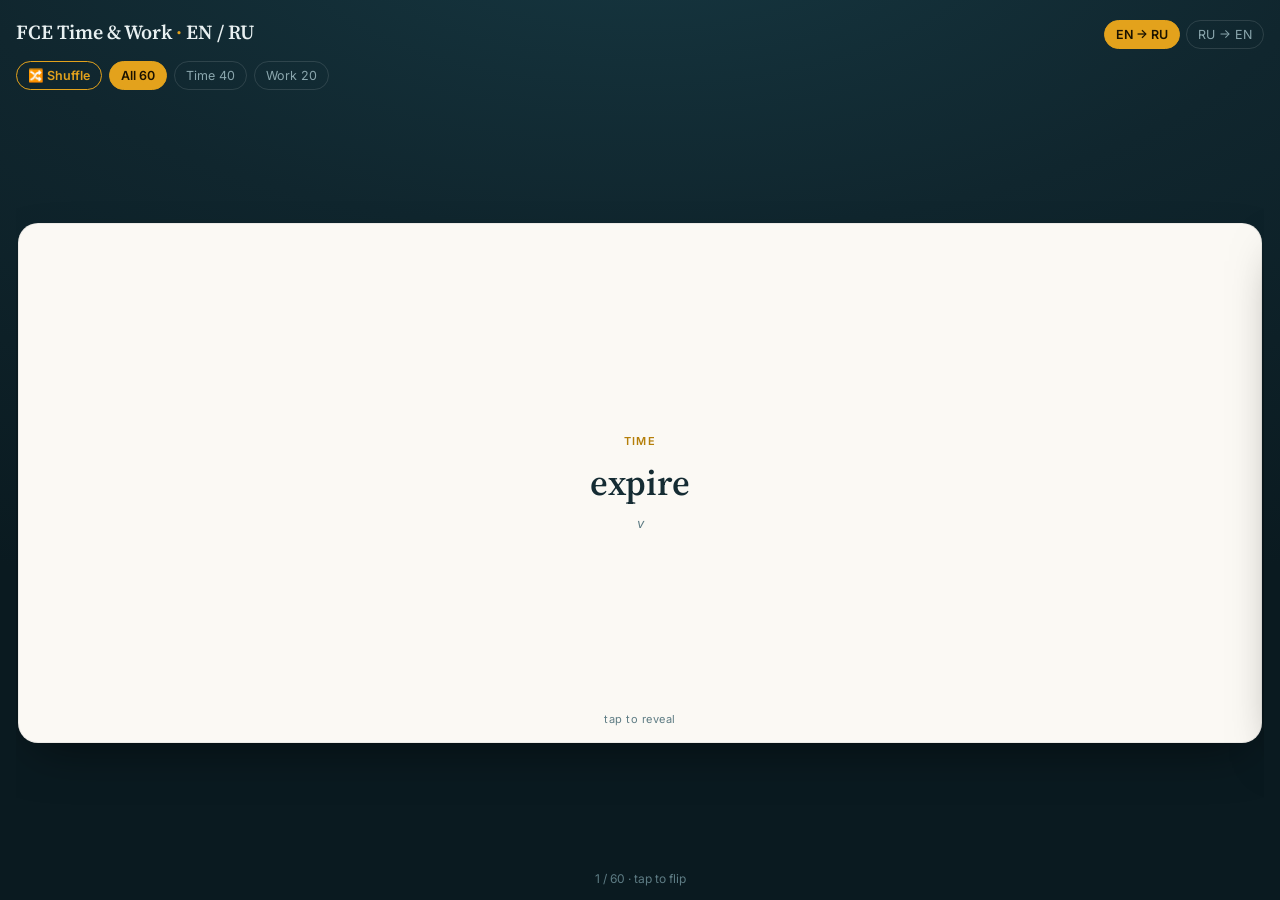
<file: ielts/fce-time-work.html>
<!DOCTYPE html>
<html lang="en">
<head>
<meta charset="UTF-8">
<meta name="viewport" content="width=device-width, initial-scale=1.0, maximum-scale=1.0, user-scalable=no">
<title>FCE Time &amp; Work · English · Russian</title>
<link rel="preconnect" href="https://fonts.googleapis.com">
<link rel="preconnect" href="https://fonts.gstatic.com" crossorigin>
<link href="https://fonts.googleapis.com/css2?family=Inter:wght@400;500;600&amp;family=Source+Serif+4:opsz,wght@8..60,400;8..60,500;8..60,600&amp;display=swap" rel="stylesheet">
<style>
  :root{--ink:#10262E;--ink2:#0A1A20;--paper:#FBF9F4;--accent:#E3A21C;--accent-deep:#B57F0A;--muted:#8AA6AD;--muted-dim:#5E7C84;--text:#152C33;--line:rgba(255,255,255,.12)}
  *{box-sizing:border-box;margin:0;padding:0;-webkit-tap-highlight-color:transparent}
  html,body{height:100%}
  body{background:radial-gradient(120% 80% at 50% -10%,#163741 0%,var(--ink) 45%,var(--ink2) 100%);color:#E8F0F1;font-family:"Inter",system-ui,sans-serif;height:100dvh;display:flex;flex-direction:column;overflow:hidden}
  .ctrl,.flip{position:absolute;opacity:0;width:0;height:0;pointer-events:none}
  .app{flex:1;display:flex;flex-direction:column;min-height:0;padding:18px 16px calc(14px + env(safe-area-inset-bottom))}
  header{display:flex;align-items:baseline;justify-content:space-between;gap:12px;flex-wrap:wrap}
  .brand{font-family:"Source Serif 4",serif;font-size:20px;font-weight:600}
  .brand i{color:var(--accent);font-style:normal}
  .dir-toggle{display:flex;gap:6px}
  .chip{font-family:inherit;font-size:12.5px;color:var(--muted);background:transparent;border:1px solid var(--line);padding:6px 11px;border-radius:999px;cursor:pointer;user-select:none;white-space:nowrap;transition:color .15s,border-color .15s,background .15s}
  .shuffle-btn{border-color:var(--accent);color:var(--accent);font-weight:600}
  .shuffle-btn:active{background:var(--accent);color:#1a1200}
  .chip:active{transform:translateY(1px)}
  .cats{display:flex;gap:7px;margin-top:12px;overflow-x:auto;padding-bottom:2px;scrollbar-width:none}
  .cats::-webkit-scrollbar{display:none}
  .deck{flex:1;min-height:0;margin-top:14px;display:flex;overflow-x:auto;overflow-y:hidden;scroll-snap-type:x mandatory;-webkit-overflow-scrolling:touch;scrollbar-width:none}
  .deck::-webkit-scrollbar{display:none}
  .card{flex:0 0 100%;scroll-snap-align:center;scroll-snap-stop:always;display:flex;align-items:center;justify-content:center;padding:6px 2px;perspective:1600px;cursor:pointer}
  .inner{position:relative;width:100%;height:100%;max-height:520px;transform-style:preserve-3d;transition:transform .5s cubic-bezier(.4,.15,.1,1);border-radius:20px}
  .flip:checked + .inner{transform:rotateY(180deg)}
  .face{position:absolute;inset:0;-webkit-backface-visibility:hidden;backface-visibility:hidden;border-radius:20px;padding:34px 26px;display:flex;flex-direction:column;align-items:center;justify-content:center;text-align:center;box-shadow:0 20px 50px -18px rgba(0,0,0,.55)}
  .front{background:var(--paper);color:var(--text);border:1px solid rgba(0,0,0,.06)}
  .back{background:linear-gradient(160deg,#193c46,#122b32);color:#EAF2F3;border:1px solid var(--line);transform:rotateY(180deg)}
  .kind{font-size:11px;letter-spacing:1.3px;text-transform:uppercase;font-weight:600;color:var(--accent-deep);margin-bottom:14px}
  .back .kind{color:var(--accent)}
  .term{font-family:"Source Serif 4",serif;font-weight:600;line-height:1.15;font-size:clamp(22px,5.6vw,36px)}
  .pos{margin-top:12px;font-size:13px;color:var(--muted-dim);font-style:italic}
  .cue{position:absolute;bottom:16px;font-size:11px;color:var(--muted-dim);letter-spacing:.5px}
  .example{margin-top:18px;max-width:420px;font-size:15px;line-height:1.55;color:var(--muted);font-style:italic}
  .front .t-ru{display:none} .back .t-en{display:none}
  #dir-ru:checked ~ .app .front .t-en{display:none}
  #dir-ru:checked ~ .app .front .t-ru{display:block}
  #dir-ru:checked ~ .app .back .t-ru{display:none}
  #dir-ru:checked ~ .app .back .t-en{display:block}
  #dir-en:checked ~ .app label[for=dir-en],#dir-ru:checked ~ .app label[for=dir-ru]{background:var(--accent);color:#1a1200;border-color:var(--accent);font-weight:600}
  #cat-time:checked ~ .app .card:not(.time){display:none}
  #cat-work:checked ~ .app .card:not(.work){display:none}
  #cat-all:checked ~ .app label[for=cat-all],
  #cat-time:checked ~ .app label[for=cat-time],
  #cat-work:checked ~ .app label[for=cat-work]{background:var(--accent); color:#1a1200; border-color:var(--accent); font-weight:600}
  @media (prefers-reduced-motion:reduce){.inner{transition:none}}
</style>
</head>
<body>
  <input class="ctrl" type="radio" name="dir" id="dir-en" checked>
  <input class="ctrl" type="radio" name="dir" id="dir-ru">
  <input class="ctrl" type="radio" name="cat" id="cat-all" checked>
  <input class="ctrl" type="radio" name="cat" id="cat-time">
  <input class="ctrl" type="radio" name="cat" id="cat-work">
  <div class="app">
    <header>
      <div class="brand">FCE Time &amp; Work <i>·</i> EN / RU</div>
      <div class="dir-toggle">
        <label class="chip" for="dir-en">EN → RU</label>
        <label class="chip" for="dir-ru">RU → EN</label>
      </div>
    </header>
    <div class="cats">
      <button class="chip shuffle-btn" id="shuffleBtn" type="button">🔀 Shuffle</button>
      <label class="chip" for="cat-all">All 60</label>
      <label class="chip" for="cat-time">Time 40</label>
      <label class="chip" for="cat-work">Work 20</label>
    </div>
    <div class="deck" id="deck">
      <label class="card time">
        <input type="checkbox" class="flip" aria-label="flip card">
        <div class="inner">
          <div class="face front">
            <div class="kind">Time</div>
            <div class="term t-en">abrupt</div>
            <div class="term t-ru">внезапный, резкий</div>
            <div class="pos">adj</div>
            <div class="cue">tap to reveal</div>
          </div>
          <div class="face back">
            <div class="kind">Time</div>
            <div class="term t-ru">внезапный, резкий</div>
            <div class="term t-en">abrupt</div>
            <div class="example">The meeting came to an abrupt end.</div>
          </div>
        </div>
      </label>
      <label class="card time">
        <input type="checkbox" class="flip" aria-label="flip card">
        <div class="inner">
          <div class="face front">
            <div class="kind">Time</div>
            <div class="term t-en">anachronism</div>
            <div class="term t-ru">анахронизм, пережиток прошлого</div>
            <div class="pos">n</div>
            <div class="cue">tap to reveal</div>
          </div>
          <div class="face back">
            <div class="kind">Time</div>
            <div class="term t-ru">анахронизм, пережиток прошлого</div>
            <div class="term t-en">anachronism</div>
            <div class="example">The typewriter is now something of an anachronism.</div>
          </div>
        </div>
      </label>
      <label class="card time">
        <input type="checkbox" class="flip" aria-label="flip card">
        <div class="inner">
          <div class="face front">
            <div class="kind">Time</div>
            <div class="term t-en">annual</div>
            <div class="term t-ru">ежегодный, годовой</div>
            <div class="pos">adj</div>
            <div class="cue">tap to reveal</div>
          </div>
          <div class="face back">
            <div class="kind">Time</div>
            <div class="term t-ru">ежегодный, годовой</div>
            <div class="term t-en">annual</div>
            <div class="example">the annual company meeting</div>
          </div>
        </div>
      </label>
      <label class="card time">
        <input type="checkbox" class="flip" aria-label="flip card">
        <div class="inner">
          <div class="face front">
            <div class="kind">Time</div>
            <div class="term t-en">antique</div>
            <div class="term t-ru">старинный, антикварный; антиквариат</div>
            <div class="pos">adj, n</div>
            <div class="cue">tap to reveal</div>
          </div>
          <div class="face back">
            <div class="kind">Time</div>
            <div class="term t-ru">старинный, антикварный; антиквариат</div>
            <div class="term t-en">antique</div>
            <div class="example">an antique clock</div>
          </div>
        </div>
      </label>
      <label class="card time">
        <input type="checkbox" class="flip" aria-label="flip card">
        <div class="inner">
          <div class="face front">
            <div class="kind">Time</div>
            <div class="term t-en">century</div>
            <div class="term t-ru">век, столетие</div>
            <div class="pos">n</div>
            <div class="cue">tap to reveal</div>
          </div>
          <div class="face back">
            <div class="kind">Time</div>
            <div class="term t-ru">век, столетие</div>
            <div class="term t-en">century</div>
            <div class="example">the twenty-first century</div>
          </div>
        </div>
      </label>
      <label class="card time">
        <input type="checkbox" class="flip" aria-label="flip card">
        <div class="inner">
          <div class="face front">
            <div class="kind">Time</div>
            <div class="term t-en">chronological</div>
            <div class="term t-ru">хронологический</div>
            <div class="pos">adj</div>
            <div class="cue">tap to reveal</div>
          </div>
          <div class="face back">
            <div class="kind">Time</div>
            <div class="term t-ru">хронологический</div>
            <div class="term t-en">chronological</div>
            <div class="example">List the events in chronological order.</div>
          </div>
        </div>
      </label>
      <label class="card time">
        <input type="checkbox" class="flip" aria-label="flip card">
        <div class="inner">
          <div class="face front">
            <div class="kind">Time</div>
            <div class="term t-en">contemporary</div>
            <div class="term t-ru">современник; современный</div>
            <div class="pos">n, adj</div>
            <div class="cue">tap to reveal</div>
          </div>
          <div class="face back">
            <div class="kind">Time</div>
            <div class="term t-ru">современник; современный</div>
            <div class="term t-en">contemporary</div>
            <div class="example">I love contemporary art.</div>
          </div>
        </div>
      </label>
      <label class="card time">
        <input type="checkbox" class="flip" aria-label="flip card">
        <div class="inner">
          <div class="face front">
            <div class="kind">Time</div>
            <div class="term t-en">decade</div>
            <div class="term t-ru">десятилетие</div>
            <div class="pos">n</div>
            <div class="cue">tap to reveal</div>
          </div>
          <div class="face back">
            <div class="kind">Time</div>
            <div class="term t-ru">десятилетие</div>
            <div class="term t-en">decade</div>
            <div class="example">Prices have doubled over the last decade.</div>
          </div>
        </div>
      </label>
      <label class="card time">
        <input type="checkbox" class="flip" aria-label="flip card">
        <div class="inner">
          <div class="face front">
            <div class="kind">Time</div>
            <div class="term t-en">duration</div>
            <div class="term t-ru">продолжительность</div>
            <div class="pos">n</div>
            <div class="cue">tap to reveal</div>
          </div>
          <div class="face back">
            <div class="kind">Time</div>
            <div class="term t-ru">продолжительность</div>
            <div class="term t-en">duration</div>
            <div class="example">for the duration of the course</div>
          </div>
        </div>
      </label>
      <label class="card time">
        <input type="checkbox" class="flip" aria-label="flip card">
        <div class="inner">
          <div class="face front">
            <div class="kind">Time</div>
            <div class="term t-en">elapse</div>
            <div class="term t-ru">проходить, истекать (о времени)</div>
            <div class="pos">v</div>
            <div class="cue">tap to reveal</div>
          </div>
          <div class="face back">
            <div class="kind">Time</div>
            <div class="term t-ru">проходить, истекать (о времени)</div>
            <div class="term t-en">elapse</div>
            <div class="example">Three years have elapsed since we last met.</div>
          </div>
        </div>
      </label>
      <label class="card time">
        <input type="checkbox" class="flip" aria-label="flip card">
        <div class="inner">
          <div class="face front">
            <div class="kind">Time</div>
            <div class="term t-en">era</div>
            <div class="term t-ru">эпоха, эра</div>
            <div class="pos">n</div>
            <div class="cue">tap to reveal</div>
          </div>
          <div class="face back">
            <div class="kind">Time</div>
            <div class="term t-ru">эпоха, эра</div>
            <div class="term t-en">era</div>
            <div class="example">the Victorian era</div>
          </div>
        </div>
      </label>
      <label class="card time">
        <input type="checkbox" class="flip" aria-label="flip card">
        <div class="inner">
          <div class="face front">
            <div class="kind">Time</div>
            <div class="term t-en">eternal</div>
            <div class="term t-ru">вечный</div>
            <div class="pos">adj</div>
            <div class="cue">tap to reveal</div>
          </div>
          <div class="face back">
            <div class="kind">Time</div>
            <div class="term t-ru">вечный</div>
            <div class="term t-en">eternal</div>
            <div class="example">They promised each other eternal love.</div>
          </div>
        </div>
      </label>
      <label class="card time">
        <input type="checkbox" class="flip" aria-label="flip card">
        <div class="inner">
          <div class="face front">
            <div class="kind">Time</div>
            <div class="term t-en">expire</div>
            <div class="term t-ru">истекать (о сроке)</div>
            <div class="pos">v</div>
            <div class="cue">tap to reveal</div>
          </div>
          <div class="face back">
            <div class="kind">Time</div>
            <div class="term t-ru">истекать (о сроке)</div>
            <div class="term t-en">expire</div>
            <div class="example">My passport expires next month.</div>
          </div>
        </div>
      </label>
      <label class="card time">
        <input type="checkbox" class="flip" aria-label="flip card">
        <div class="inner">
          <div class="face front">
            <div class="kind">Time</div>
            <div class="term t-en">frequency</div>
            <div class="term t-ru">частота</div>
            <div class="pos">n</div>
            <div class="cue">tap to reveal</div>
          </div>
          <div class="face back">
            <div class="kind">Time</div>
            <div class="term t-ru">частота</div>
            <div class="term t-en">frequency</div>
            <div class="example">The frequency of the buses has increased.</div>
          </div>
        </div>
      </label>
      <label class="card time">
        <input type="checkbox" class="flip" aria-label="flip card">
        <div class="inner">
          <div class="face front">
            <div class="kind">Time</div>
            <div class="term t-en">instantaneous</div>
            <div class="term t-ru">мгновенный</div>
            <div class="pos">adj</div>
            <div class="cue">tap to reveal</div>
          </div>
          <div class="face back">
            <div class="kind">Time</div>
            <div class="term t-ru">мгновенный</div>
            <div class="term t-en">instantaneous</div>
            <div class="example">The effect of the drug was instantaneous.</div>
          </div>
        </div>
      </label>
      <label class="card time">
        <input type="checkbox" class="flip" aria-label="flip card">
        <div class="inner">
          <div class="face front">
            <div class="kind">Time</div>
            <div class="term t-en">interim</div>
            <div class="term t-ru">промежуток времени; временный, промежуточный</div>
            <div class="pos">n, adj</div>
            <div class="cue">tap to reveal</div>
          </div>
          <div class="face back">
            <div class="kind">Time</div>
            <div class="term t-ru">промежуток времени; временный, промежуточный</div>
            <div class="term t-en">interim</div>
            <div class="example">an interim report</div>
          </div>
        </div>
      </label>
      <label class="card time">
        <input type="checkbox" class="flip" aria-label="flip card">
        <div class="inner">
          <div class="face front">
            <div class="kind">Time</div>
            <div class="term t-en">interval</div>
            <div class="term t-ru">интервал, промежуток; антракт</div>
            <div class="pos">n</div>
            <div class="cue">tap to reveal</div>
          </div>
          <div class="face back">
            <div class="kind">Time</div>
            <div class="term t-ru">интервал, промежуток; антракт</div>
            <div class="term t-en">interval</div>
            <div class="example">Buses leave at regular intervals.</div>
          </div>
        </div>
      </label>
      <label class="card time">
        <input type="checkbox" class="flip" aria-label="flip card">
        <div class="inner">
          <div class="face front">
            <div class="kind">Time</div>
            <div class="term t-en">lapse</div>
            <div class="term t-ru">истекать, прекращаться; промежуток; оплошность</div>
            <div class="pos">v, n</div>
            <div class="cue">tap to reveal</div>
          </div>
          <div class="face back">
            <div class="kind">Time</div>
            <div class="term t-ru">истекать, прекращаться; промежуток; оплошность</div>
            <div class="term t-en">lapse</div>
            <div class="example">a lapse of concentration</div>
          </div>
        </div>
      </label>
      <label class="card time">
        <input type="checkbox" class="flip" aria-label="flip card">
        <div class="inner">
          <div class="face front">
            <div class="kind">Time</div>
            <div class="term t-en">lifetime</div>
            <div class="term t-ru">(вся) жизнь, срок жизни</div>
            <div class="pos">n</div>
            <div class="cue">tap to reveal</div>
          </div>
          <div class="face back">
            <div class="kind">Time</div>
            <div class="term t-ru">(вся) жизнь, срок жизни</div>
            <div class="term t-en">lifetime</div>
            <div class="example">It&#x27;s the chance of a lifetime!</div>
          </div>
        </div>
      </label>
      <label class="card time">
        <input type="checkbox" class="flip" aria-label="flip card">
        <div class="inner">
          <div class="face front">
            <div class="kind">Time</div>
            <div class="term t-en">long-standing</div>
            <div class="term t-ru">давний, многолетний</div>
            <div class="pos">adj</div>
            <div class="cue">tap to reveal</div>
          </div>
          <div class="face back">
            <div class="kind">Time</div>
            <div class="term t-ru">давний, многолетний</div>
            <div class="term t-en">long-standing</div>
            <div class="example">a long-standing friendship</div>
          </div>
        </div>
      </label>
      <label class="card time">
        <input type="checkbox" class="flip" aria-label="flip card">
        <div class="inner">
          <div class="face front">
            <div class="kind">Time</div>
            <div class="term t-en">millennium</div>
            <div class="term t-ru">тысячелетие</div>
            <div class="pos">n</div>
            <div class="cue">tap to reveal</div>
          </div>
          <div class="face back">
            <div class="kind">Time</div>
            <div class="term t-ru">тысячелетие</div>
            <div class="term t-en">millennium</div>
            <div class="example">the start of the new millennium</div>
          </div>
        </div>
      </label>
      <label class="card time">
        <input type="checkbox" class="flip" aria-label="flip card">
        <div class="inner">
          <div class="face front">
            <div class="kind">Time</div>
            <div class="term t-en">obsolete</div>
            <div class="term t-ru">устаревший</div>
            <div class="pos">adj</div>
            <div class="cue">tap to reveal</div>
          </div>
          <div class="face back">
            <div class="kind">Time</div>
            <div class="term t-ru">устаревший</div>
            <div class="term t-en">obsolete</div>
            <div class="example">Mobile phones quickly become obsolete.</div>
          </div>
        </div>
      </label>
      <label class="card time">
        <input type="checkbox" class="flip" aria-label="flip card">
        <div class="inner">
          <div class="face front">
            <div class="kind">Time</div>
            <div class="term t-en">overdue</div>
            <div class="term t-ru">просроченный; запоздалый</div>
            <div class="pos">adj</div>
            <div class="cue">tap to reveal</div>
          </div>
          <div class="face back">
            <div class="kind">Time</div>
            <div class="term t-ru">просроченный; запоздалый</div>
            <div class="term t-en">overdue</div>
            <div class="example">These library books are overdue.</div>
          </div>
        </div>
      </label>
      <label class="card time">
        <input type="checkbox" class="flip" aria-label="flip card">
        <div class="inner">
          <div class="face front">
            <div class="kind">Time</div>
            <div class="term t-en">period</div>
            <div class="term t-ru">период, срок; урок</div>
            <div class="pos">n</div>
            <div class="cue">tap to reveal</div>
          </div>
          <div class="face back">
            <div class="kind">Time</div>
            <div class="term t-ru">период, срок; урок</div>
            <div class="term t-en">period</div>
            <div class="example">a short period of time</div>
          </div>
        </div>
      </label>
      <label class="card time">
        <input type="checkbox" class="flip" aria-label="flip card">
        <div class="inner">
          <div class="face front">
            <div class="kind">Time</div>
            <div class="term t-en">permanent</div>
            <div class="term t-ru">постоянный</div>
            <div class="pos">adj</div>
            <div class="cue">tap to reveal</div>
          </div>
          <div class="face back">
            <div class="kind">Time</div>
            <div class="term t-ru">постоянный</div>
            <div class="term t-en">permanent</div>
            <div class="example">She finally got a permanent job.</div>
          </div>
        </div>
      </label>
      <label class="card time">
        <input type="checkbox" class="flip" aria-label="flip card">
        <div class="inner">
          <div class="face front">
            <div class="kind">Time</div>
            <div class="term t-en">phase</div>
            <div class="term t-ru">фаза, этап</div>
            <div class="pos">n</div>
            <div class="cue">tap to reveal</div>
          </div>
          <div class="face back">
            <div class="kind">Time</div>
            <div class="term t-ru">фаза, этап</div>
            <div class="term t-en">phase</div>
            <div class="example">the first phase of the project</div>
          </div>
        </div>
      </label>
      <label class="card time">
        <input type="checkbox" class="flip" aria-label="flip card">
        <div class="inner">
          <div class="face front">
            <div class="kind">Time</div>
            <div class="term t-en">postpone</div>
            <div class="term t-ru">откладывать, переносить</div>
            <div class="pos">v</div>
            <div class="cue">tap to reveal</div>
          </div>
          <div class="face back">
            <div class="kind">Time</div>
            <div class="term t-ru">откладывать, переносить</div>
            <div class="term t-en">postpone</div>
            <div class="example">The match was postponed because of rain.</div>
          </div>
        </div>
      </label>
      <label class="card time">
        <input type="checkbox" class="flip" aria-label="flip card">
        <div class="inner">
          <div class="face front">
            <div class="kind">Time</div>
            <div class="term t-en">prior</div>
            <div class="term t-ru">предшествующий, предварительный</div>
            <div class="pos">adj</div>
            <div class="cue">tap to reveal</div>
          </div>
          <div class="face back">
            <div class="kind">Time</div>
            <div class="term t-ru">предшествующий, предварительный</div>
            <div class="term t-en">prior</div>
            <div class="example">No prior experience is necessary.</div>
          </div>
        </div>
      </label>
      <label class="card time">
        <input type="checkbox" class="flip" aria-label="flip card">
        <div class="inner">
          <div class="face front">
            <div class="kind">Time</div>
            <div class="term t-en">prompt</div>
            <div class="term t-ru">быстрый, незамедлительный</div>
            <div class="pos">adj</div>
            <div class="cue">tap to reveal</div>
          </div>
          <div class="face back">
            <div class="kind">Time</div>
            <div class="term t-ru">быстрый, незамедлительный</div>
            <div class="term t-en">prompt</div>
            <div class="example">Thank you for your prompt reply.</div>
          </div>
        </div>
      </label>
      <label class="card time">
        <input type="checkbox" class="flip" aria-label="flip card">
        <div class="inner">
          <div class="face front">
            <div class="kind">Time</div>
            <div class="term t-en">provisional</div>
            <div class="term t-ru">временный, предварительный</div>
            <div class="pos">adj</div>
            <div class="cue">tap to reveal</div>
          </div>
          <div class="face back">
            <div class="kind">Time</div>
            <div class="term t-ru">временный, предварительный</div>
            <div class="term t-en">provisional</div>
            <div class="example">a provisional driving licence</div>
          </div>
        </div>
      </label>
      <label class="card time">
        <input type="checkbox" class="flip" aria-label="flip card">
        <div class="inner">
          <div class="face front">
            <div class="kind">Time</div>
            <div class="term t-en">punctual</div>
            <div class="term t-ru">пунктуальный</div>
            <div class="pos">adj</div>
            <div class="cue">tap to reveal</div>
          </div>
          <div class="face back">
            <div class="kind">Time</div>
            <div class="term t-ru">пунктуальный</div>
            <div class="term t-en">punctual</div>
            <div class="example">Please be punctual for the interview.</div>
          </div>
        </div>
      </label>
      <label class="card time">
        <input type="checkbox" class="flip" aria-label="flip card">
        <div class="inner">
          <div class="face front">
            <div class="kind">Time</div>
            <div class="term t-en">seasonal</div>
            <div class="term t-ru">сезонный</div>
            <div class="pos">adj</div>
            <div class="cue">tap to reveal</div>
          </div>
          <div class="face back">
            <div class="kind">Time</div>
            <div class="term t-ru">сезонный</div>
            <div class="term t-en">seasonal</div>
            <div class="example">Fruit picking is seasonal work.</div>
          </div>
        </div>
      </label>
      <label class="card time">
        <input type="checkbox" class="flip" aria-label="flip card">
        <div class="inner">
          <div class="face front">
            <div class="kind">Time</div>
            <div class="term t-en">simultaneous</div>
            <div class="term t-ru">одновременный</div>
            <div class="pos">adj</div>
            <div class="cue">tap to reveal</div>
          </div>
          <div class="face back">
            <div class="kind">Time</div>
            <div class="term t-ru">одновременный</div>
            <div class="term t-en">simultaneous</div>
            <div class="example">simultaneous translation</div>
          </div>
        </div>
      </label>
      <label class="card time">
        <input type="checkbox" class="flip" aria-label="flip card">
        <div class="inner">
          <div class="face front">
            <div class="kind">Time</div>
            <div class="term t-en">span</div>
            <div class="term t-ru">охватывать (период); промежуток, период</div>
            <div class="pos">v, n</div>
            <div class="cue">tap to reveal</div>
          </div>
          <div class="face back">
            <div class="kind">Time</div>
            <div class="term t-ru">охватывать (период); промежуток, период</div>
            <div class="term t-en">span</div>
            <div class="example">Her career spanned four decades.</div>
          </div>
        </div>
      </label>
      <label class="card time">
        <input type="checkbox" class="flip" aria-label="flip card">
        <div class="inner">
          <div class="face front">
            <div class="kind">Time</div>
            <div class="term t-en">spell</div>
            <div class="term t-ru">период, полоса (времени)</div>
            <div class="pos">n</div>
            <div class="cue">tap to reveal</div>
          </div>
          <div class="face back">
            <div class="kind">Time</div>
            <div class="term t-ru">период, полоса (времени)</div>
            <div class="term t-en">spell</div>
            <div class="example">a spell of cold weather</div>
          </div>
        </div>
      </label>
      <label class="card time">
        <input type="checkbox" class="flip" aria-label="flip card">
        <div class="inner">
          <div class="face front">
            <div class="kind">Time</div>
            <div class="term t-en">stint</div>
            <div class="term t-ru">срок, период работы</div>
            <div class="pos">n</div>
            <div class="cue">tap to reveal</div>
          </div>
          <div class="face back">
            <div class="kind">Time</div>
            <div class="term t-ru">срок, период работы</div>
            <div class="term t-en">stint</div>
            <div class="example">He did a two-year stint in the army.</div>
          </div>
        </div>
      </label>
      <label class="card time">
        <input type="checkbox" class="flip" aria-label="flip card">
        <div class="inner">
          <div class="face front">
            <div class="kind">Time</div>
            <div class="term t-en">subsequent</div>
            <div class="term t-ru">последующий</div>
            <div class="pos">adj</div>
            <div class="cue">tap to reveal</div>
          </div>
          <div class="face back">
            <div class="kind">Time</div>
            <div class="term t-ru">последующий</div>
            <div class="term t-en">subsequent</div>
            <div class="example">Subsequent events proved him right.</div>
          </div>
        </div>
      </label>
      <label class="card time">
        <input type="checkbox" class="flip" aria-label="flip card">
        <div class="inner">
          <div class="face front">
            <div class="kind">Time</div>
            <div class="term t-en">temporary</div>
            <div class="term t-ru">временный</div>
            <div class="pos">adj</div>
            <div class="cue">tap to reveal</div>
          </div>
          <div class="face back">
            <div class="kind">Time</div>
            <div class="term t-ru">временный</div>
            <div class="term t-en">temporary</div>
            <div class="example">a temporary job for the summer</div>
          </div>
        </div>
      </label>
      <label class="card time">
        <input type="checkbox" class="flip" aria-label="flip card">
        <div class="inner">
          <div class="face front">
            <div class="kind">Time</div>
            <div class="term t-en">timely</div>
            <div class="term t-ru">своевременный</div>
            <div class="pos">adj</div>
            <div class="cue">tap to reveal</div>
          </div>
          <div class="face back">
            <div class="kind">Time</div>
            <div class="term t-ru">своевременный</div>
            <div class="term t-en">timely</div>
            <div class="example">a timely reminder</div>
          </div>
        </div>
      </label>
      <label class="card time">
        <input type="checkbox" class="flip" aria-label="flip card">
        <div class="inner">
          <div class="face front">
            <div class="kind">Time</div>
            <div class="term t-en">vintage</div>
            <div class="term t-ru">урожай (вина); старинный, винтажный</div>
            <div class="pos">n, adj</div>
            <div class="cue">tap to reveal</div>
          </div>
          <div class="face back">
            <div class="kind">Time</div>
            <div class="term t-ru">урожай (вина); старинный, винтажный</div>
            <div class="term t-en">vintage</div>
            <div class="example">He collects vintage cars.</div>
          </div>
        </div>
      </label>
      <label class="card work">
        <input type="checkbox" class="flip" aria-label="flip card">
        <div class="inner">
          <div class="face front">
            <div class="kind">Work</div>
            <div class="term t-en">civil service</div>
            <div class="term t-ru">государственная служба</div>
            <div class="pos">n phr</div>
            <div class="cue">tap to reveal</div>
          </div>
          <div class="face back">
            <div class="kind">Work</div>
            <div class="term t-ru">государственная служба</div>
            <div class="term t-en">civil service</div>
            <div class="example">He has worked in the civil service for 20 years.</div>
          </div>
        </div>
      </label>
      <label class="card work">
        <input type="checkbox" class="flip" aria-label="flip card">
        <div class="inner">
          <div class="face front">
            <div class="kind">Work</div>
            <div class="term t-en">client</div>
            <div class="term t-ru">клиент</div>
            <div class="pos">n</div>
            <div class="cue">tap to reveal</div>
          </div>
          <div class="face back">
            <div class="kind">Work</div>
            <div class="term t-ru">клиент</div>
            <div class="term t-en">client</div>
            <div class="example">I have a meeting with a client at ten.</div>
          </div>
        </div>
      </label>
      <label class="card work">
        <input type="checkbox" class="flip" aria-label="flip card">
        <div class="inner">
          <div class="face front">
            <div class="kind">Work</div>
            <div class="term t-en">colleague</div>
            <div class="term t-ru">коллега</div>
            <div class="pos">n</div>
            <div class="cue">tap to reveal</div>
          </div>
          <div class="face back">
            <div class="kind">Work</div>
            <div class="term t-ru">коллега</div>
            <div class="term t-en">colleague</div>
            <div class="example">She gets on well with her colleagues.</div>
          </div>
        </div>
      </label>
      <label class="card work">
        <input type="checkbox" class="flip" aria-label="flip card">
        <div class="inner">
          <div class="face front">
            <div class="kind">Work</div>
            <div class="term t-en">consultant</div>
            <div class="term t-ru">консультант</div>
            <div class="pos">n</div>
            <div class="cue">tap to reveal</div>
          </div>
          <div class="face back">
            <div class="kind">Work</div>
            <div class="term t-ru">консультант</div>
            <div class="term t-en">consultant</div>
            <div class="example">The company hired a management consultant.</div>
          </div>
        </div>
      </label>
      <label class="card work">
        <input type="checkbox" class="flip" aria-label="flip card">
        <div class="inner">
          <div class="face front">
            <div class="kind">Work</div>
            <div class="term t-en">effective</div>
            <div class="term t-ru">эффективный, действенный (даёт результат)</div>
            <div class="pos">adj</div>
            <div class="cue">tap to reveal</div>
          </div>
          <div class="face back">
            <div class="kind">Work</div>
            <div class="term t-ru">эффективный, действенный (даёт результат)</div>
            <div class="term t-en">effective</div>
            <div class="example">an effective way to reduce costs</div>
          </div>
        </div>
      </label>
      <label class="card work">
        <input type="checkbox" class="flip" aria-label="flip card">
        <div class="inner">
          <div class="face front">
            <div class="kind">Work</div>
            <div class="term t-en">efficient</div>
            <div class="term t-ru">эффективный, продуктивный (без потерь)</div>
            <div class="pos">adj</div>
            <div class="cue">tap to reveal</div>
          </div>
          <div class="face back">
            <div class="kind">Work</div>
            <div class="term t-ru">эффективный, продуктивный (без потерь)</div>
            <div class="term t-en">efficient</div>
            <div class="example">She is a very efficient worker.</div>
          </div>
        </div>
      </label>
      <label class="card work">
        <input type="checkbox" class="flip" aria-label="flip card">
        <div class="inner">
          <div class="face front">
            <div class="kind">Work</div>
            <div class="term t-en">executive</div>
            <div class="term t-ru">руководитель, управленец</div>
            <div class="pos">n</div>
            <div class="cue">tap to reveal</div>
          </div>
          <div class="face back">
            <div class="kind">Work</div>
            <div class="term t-ru">руководитель, управленец</div>
            <div class="term t-en">executive</div>
            <div class="example">a senior executive</div>
          </div>
        </div>
      </label>
      <label class="card work">
        <input type="checkbox" class="flip" aria-label="flip card">
        <div class="inner">
          <div class="face front">
            <div class="kind">Work</div>
            <div class="term t-en">fire</div>
            <div class="term t-ru">увольнять</div>
            <div class="pos">v</div>
            <div class="cue">tap to reveal</div>
          </div>
          <div class="face back">
            <div class="kind">Work</div>
            <div class="term t-ru">увольнять</div>
            <div class="term t-en">fire</div>
            <div class="example">He was fired for being late every day.</div>
          </div>
        </div>
      </label>
      <label class="card work">
        <input type="checkbox" class="flip" aria-label="flip card">
        <div class="inner">
          <div class="face front">
            <div class="kind">Work</div>
            <div class="term t-en">headhunt</div>
            <div class="term t-ru">переманивать (специалистов)</div>
            <div class="pos">v</div>
            <div class="cue">tap to reveal</div>
          </div>
          <div class="face back">
            <div class="kind">Work</div>
            <div class="term t-ru">переманивать (специалистов)</div>
            <div class="term t-en">headhunt</div>
            <div class="example">She was headhunted by a rival company.</div>
          </div>
        </div>
      </label>
      <label class="card work">
        <input type="checkbox" class="flip" aria-label="flip card">
        <div class="inner">
          <div class="face front">
            <div class="kind">Work</div>
            <div class="term t-en">leave</div>
            <div class="term t-ru">отпуск</div>
            <div class="pos">n</div>
            <div class="cue">tap to reveal</div>
          </div>
          <div class="face back">
            <div class="kind">Work</div>
            <div class="term t-ru">отпуск</div>
            <div class="term t-en">leave</div>
            <div class="example">She&#x27;s on maternity leave.</div>
          </div>
        </div>
      </label>
      <label class="card work">
        <input type="checkbox" class="flip" aria-label="flip card">
        <div class="inner">
          <div class="face front">
            <div class="kind">Work</div>
            <div class="term t-en">marketing</div>
            <div class="term t-ru">маркетинг</div>
            <div class="pos">n</div>
            <div class="cue">tap to reveal</div>
          </div>
          <div class="face back">
            <div class="kind">Work</div>
            <div class="term t-ru">маркетинг</div>
            <div class="term t-en">marketing</div>
            <div class="example">She works in marketing.</div>
          </div>
        </div>
      </label>
      <label class="card work">
        <input type="checkbox" class="flip" aria-label="flip card">
        <div class="inner">
          <div class="face front">
            <div class="kind">Work</div>
            <div class="term t-en">multinational</div>
            <div class="term t-ru">транснациональная компания; многонациональный</div>
            <div class="pos">n, adj</div>
            <div class="cue">tap to reveal</div>
          </div>
          <div class="face back">
            <div class="kind">Work</div>
            <div class="term t-ru">транснациональная компания; многонациональный</div>
            <div class="term t-en">multinational</div>
            <div class="example">He works for a large multinational.</div>
          </div>
        </div>
      </label>
      <label class="card work">
        <input type="checkbox" class="flip" aria-label="flip card">
        <div class="inner">
          <div class="face front">
            <div class="kind">Work</div>
            <div class="term t-en">promotion</div>
            <div class="term t-ru">повышение (в должности); продвижение</div>
            <div class="pos">n</div>
            <div class="cue">tap to reveal</div>
          </div>
          <div class="face back">
            <div class="kind">Work</div>
            <div class="term t-ru">повышение (в должности); продвижение</div>
            <div class="term t-en">promotion</div>
            <div class="example">He got a promotion last year.</div>
          </div>
        </div>
      </label>
      <label class="card work">
        <input type="checkbox" class="flip" aria-label="flip card">
        <div class="inner">
          <div class="face front">
            <div class="kind">Work</div>
            <div class="term t-en">prospects</div>
            <div class="term t-ru">перспективы</div>
            <div class="pos">n pl</div>
            <div class="cue">tap to reveal</div>
          </div>
          <div class="face back">
            <div class="kind">Work</div>
            <div class="term t-ru">перспективы</div>
            <div class="term t-en">prospects</div>
            <div class="example">This job has good career prospects.</div>
          </div>
        </div>
      </label>
      <label class="card work">
        <input type="checkbox" class="flip" aria-label="flip card">
        <div class="inner">
          <div class="face front">
            <div class="kind">Work</div>
            <div class="term t-en">public/private sector</div>
            <div class="term t-ru">государственный/частный сектор</div>
            <div class="pos">n phr</div>
            <div class="cue">tap to reveal</div>
          </div>
          <div class="face back">
            <div class="kind">Work</div>
            <div class="term t-ru">государственный/частный сектор</div>
            <div class="term t-en">public/private sector</div>
            <div class="example">Salaries are higher in the private sector.</div>
          </div>
        </div>
      </label>
      <label class="card work">
        <input type="checkbox" class="flip" aria-label="flip card">
        <div class="inner">
          <div class="face front">
            <div class="kind">Work</div>
            <div class="term t-en">recruit</div>
            <div class="term t-ru">нанимать, набирать; новый сотрудник</div>
            <div class="pos">v, n</div>
            <div class="cue">tap to reveal</div>
          </div>
          <div class="face back">
            <div class="kind">Work</div>
            <div class="term t-ru">нанимать, набирать; новый сотрудник</div>
            <div class="term t-en">recruit</div>
            <div class="example">We are recruiting new staff.</div>
          </div>
        </div>
      </label>
      <label class="card work">
        <input type="checkbox" class="flip" aria-label="flip card">
        <div class="inner">
          <div class="face front">
            <div class="kind">Work</div>
            <div class="term t-en">redundant</div>
            <div class="term t-ru">уволенный по сокращению; излишний</div>
            <div class="pos">adj</div>
            <div class="cue">tap to reveal</div>
          </div>
          <div class="face back">
            <div class="kind">Work</div>
            <div class="term t-ru">уволенный по сокращению; излишний</div>
            <div class="term t-en">redundant</div>
            <div class="example">200 workers were made redundant.</div>
          </div>
        </div>
      </label>
      <label class="card work">
        <input type="checkbox" class="flip" aria-label="flip card">
        <div class="inner">
          <div class="face front">
            <div class="kind">Work</div>
            <div class="term t-en">sack</div>
            <div class="term t-ru">увольнять (разг.)</div>
            <div class="pos">v</div>
            <div class="cue">tap to reveal</div>
          </div>
          <div class="face back">
            <div class="kind">Work</div>
            <div class="term t-ru">увольнять (разг.)</div>
            <div class="term t-en">sack</div>
            <div class="example">He got sacked for stealing.</div>
          </div>
        </div>
      </label>
      <label class="card work">
        <input type="checkbox" class="flip" aria-label="flip card">
        <div class="inner">
          <div class="face front">
            <div class="kind">Work</div>
            <div class="term t-en">strike</div>
            <div class="term t-ru">бастовать; забастовка</div>
            <div class="pos">v, n</div>
            <div class="cue">tap to reveal</div>
          </div>
          <div class="face back">
            <div class="kind">Work</div>
            <div class="term t-ru">бастовать; забастовка</div>
            <div class="term t-en">strike</div>
            <div class="example">The workers went on strike.</div>
          </div>
        </div>
      </label>
      <label class="card work">
        <input type="checkbox" class="flip" aria-label="flip card">
        <div class="inner">
          <div class="face front">
            <div class="kind">Work</div>
            <div class="term t-en">union</div>
            <div class="term t-ru">профсоюз; союз</div>
            <div class="pos">n</div>
            <div class="cue">tap to reveal</div>
          </div>
          <div class="face back">
            <div class="kind">Work</div>
            <div class="term t-ru">профсоюз; союз</div>
            <div class="term t-en">union</div>
            <div class="example">She joined a trade union.</div>
          </div>
        </div>
      </label>
    </div>
    <div class="foot" style="margin-top:12px;text-align:center;font-size:12px;color:var(--muted-dim)">swipe to browse &nbsp;·&nbsp; tap card to flip</div>
  </div>
  <script>
  (function(){
    function ready(fn){if(document.readyState!=='loading')fn();else document.addEventListener('DOMContentLoaded',fn);}
    ready(function(){try{
      var deck=document.getElementById('deck'),foot=document.querySelector('.foot');
      if(!deck)return;
      function count(){var vis=[].slice.call(deck.children).filter(function(c){return c.offsetParent!==null;});var i=Math.round(deck.scrollLeft/deck.clientWidth);if(foot)foot.textContent=(Math.min(i+1,vis.length))+' / '+vis.length+'  ·  tap to flip';}
      function shuffle(){var k=[].slice.call(deck.children);for(var i=k.length-1;i>0;i--){var j=Math.floor(Math.random()*(i+1));var t=k[i];k[i]=k[j];k[j]=t;}k.forEach(function(c){deck.appendChild(c);});deck.querySelectorAll('.flip').forEach(function(f){f.checked=false;});deck.scrollLeft=0;count();}
      deck.addEventListener('scroll',function(){window.requestAnimationFrame(count);},{passive:true});
      document.querySelectorAll('input[name=cat]').forEach(function(r){r.addEventListener('change',function(){deck.scrollLeft=0;setTimeout(count,30);});});
      var btn=document.getElementById('shuffleBtn');
      if(btn)btn.addEventListener('click',shuffle);
      window.addEventListener('pageshow',function(){shuffle();});
      shuffle();
    }catch(e){}});
  })();
  </script>
</body>
</html>
</file>
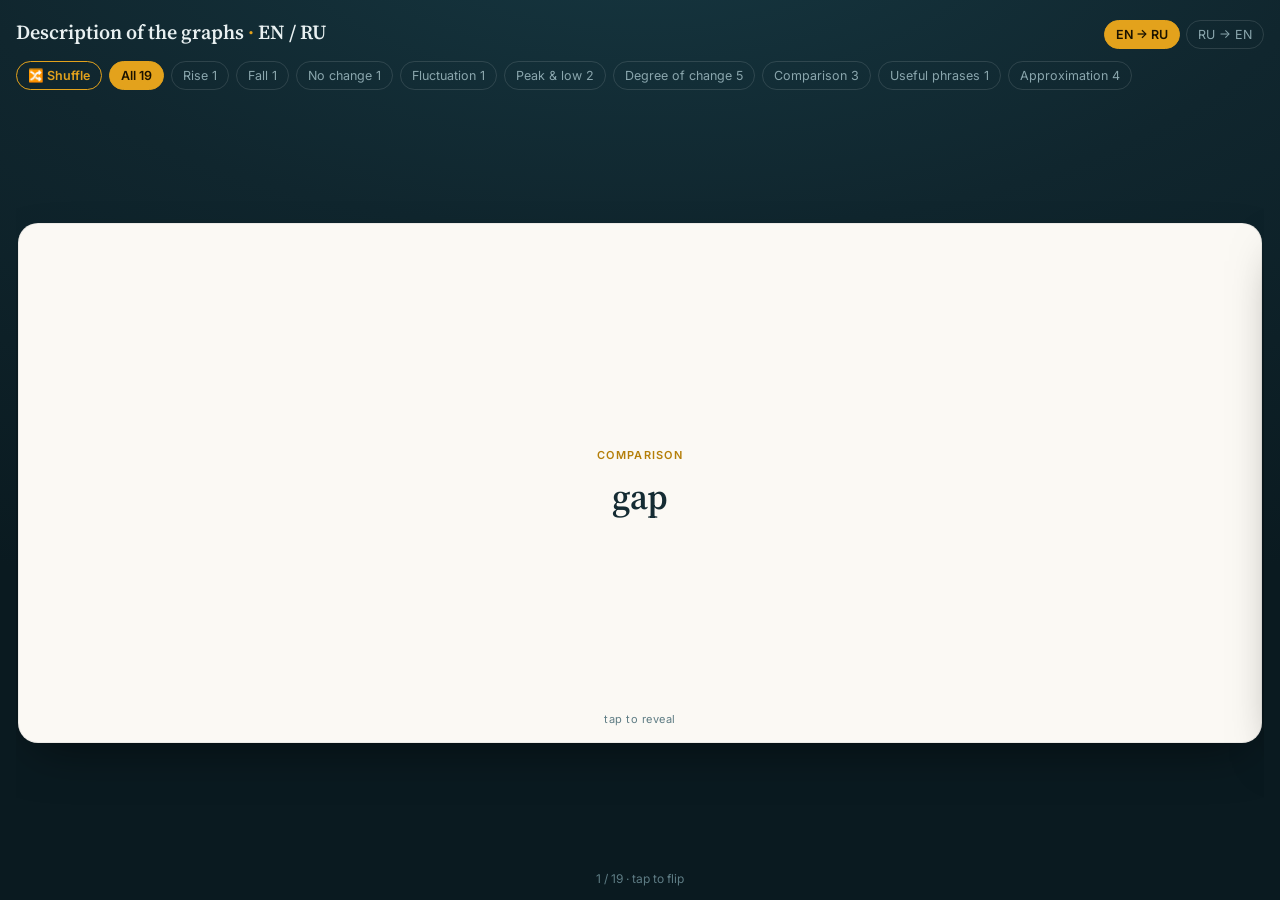
<file: ielts/graphs.html>
<!DOCTYPE html>
<html lang="en">
<head>
<meta charset="UTF-8">
<meta name="viewport" content="width=device-width, initial-scale=1.0, maximum-scale=1.0, user-scalable=no">
<title>Description of the graphs · English · Russian</title>
<link rel="preconnect" href="https://fonts.googleapis.com">
<link rel="preconnect" href="https://fonts.gstatic.com" crossorigin>
<link href="https://fonts.googleapis.com/css2?family=Inter:wght@400;500;600&amp;family=Source+Serif+4:opsz,wght@8..60,400;8..60,500;8..60,600&amp;display=swap" rel="stylesheet">
<style>
  :root{--ink:#10262E;--ink2:#0A1A20;--paper:#FBF9F4;--accent:#E3A21C;--accent-deep:#B57F0A;--muted:#8AA6AD;--muted-dim:#5E7C84;--text:#152C33;--line:rgba(255,255,255,.12)}
  *{box-sizing:border-box;margin:0;padding:0;-webkit-tap-highlight-color:transparent}
  html,body{height:100%}
  body{background:radial-gradient(120% 80% at 50% -10%,#163741 0%,var(--ink) 45%,var(--ink2) 100%);color:#E8F0F1;font-family:"Inter",system-ui,sans-serif;height:100dvh;display:flex;flex-direction:column;overflow:hidden}
  .ctrl,.flip{position:absolute;opacity:0;width:0;height:0;pointer-events:none}
  .app{flex:1;display:flex;flex-direction:column;min-height:0;padding:18px 16px calc(14px + env(safe-area-inset-bottom))}
  header{display:flex;align-items:baseline;justify-content:space-between;gap:12px;flex-wrap:wrap}
  .brand{font-family:"Source Serif 4",serif;font-size:20px;font-weight:600}
  .brand i{color:var(--accent);font-style:normal}
  .dir-toggle{display:flex;gap:6px}
  .chip{font-family:inherit;font-size:12.5px;color:var(--muted);background:transparent;border:1px solid var(--line);padding:6px 11px;border-radius:999px;cursor:pointer;user-select:none;white-space:nowrap;transition:color .15s,border-color .15s,background .15s}
  .shuffle-btn{border-color:var(--accent);color:var(--accent);font-weight:600}
  .shuffle-btn:active{background:var(--accent);color:#1a1200}
  .chip:active{transform:translateY(1px)}
  .cats{display:flex;gap:7px;margin-top:12px;overflow-x:auto;padding-bottom:2px;scrollbar-width:none}
  .cats::-webkit-scrollbar{display:none}
  .deck{flex:1;min-height:0;margin-top:14px;display:flex;overflow-x:auto;overflow-y:hidden;scroll-snap-type:x mandatory;-webkit-overflow-scrolling:touch;scrollbar-width:none}
  .deck::-webkit-scrollbar{display:none}
  .card{flex:0 0 100%;scroll-snap-align:center;scroll-snap-stop:always;display:flex;align-items:center;justify-content:center;padding:6px 2px;perspective:1600px;cursor:pointer}
  .inner{position:relative;width:100%;height:100%;max-height:520px;transform-style:preserve-3d;transition:transform .5s cubic-bezier(.4,.15,.1,1);border-radius:20px}
  .flip:checked + .inner{transform:rotateY(180deg)}
  .face{position:absolute;inset:0;-webkit-backface-visibility:hidden;backface-visibility:hidden;border-radius:20px;padding:34px 26px;display:flex;flex-direction:column;align-items:center;justify-content:center;text-align:center;box-shadow:0 20px 50px -18px rgba(0,0,0,.55)}
  .front{background:var(--paper);color:var(--text);border:1px solid rgba(0,0,0,.06)}
  .back{background:linear-gradient(160deg,#193c46,#122b32);color:#EAF2F3;border:1px solid var(--line);transform:rotateY(180deg)}
  .kind{font-size:11px;letter-spacing:1.3px;text-transform:uppercase;font-weight:600;color:var(--accent-deep);margin-bottom:14px}
  .back .kind{color:var(--accent)}
  .term{font-family:"Source Serif 4",serif;font-weight:600;line-height:1.15;font-size:clamp(22px,5.6vw,36px)}
  .pos{margin-top:12px;font-size:13px;color:var(--muted-dim);font-style:italic}
  .cue{position:absolute;bottom:16px;font-size:11px;color:var(--muted-dim);letter-spacing:.5px}
  .example{margin-top:18px;max-width:420px;font-size:15px;line-height:1.55;color:var(--muted);font-style:italic}
  .front .t-ru{display:none} .back .t-en{display:none}
  #dir-ru:checked ~ .app .front .t-en{display:none}
  #dir-ru:checked ~ .app .front .t-ru{display:block}
  #dir-ru:checked ~ .app .back .t-ru{display:none}
  #dir-ru:checked ~ .app .back .t-en{display:block}
  #dir-en:checked ~ .app label[for=dir-en],#dir-ru:checked ~ .app label[for=dir-ru]{background:var(--accent);color:#1a1200;border-color:var(--accent);font-weight:600}
  #cat-rise:checked ~ .app .card:not(.rise){display:none}
  #cat-fall:checked ~ .app .card:not(.fall){display:none}
  #cat-stable:checked ~ .app .card:not(.stable){display:none}
  #cat-fluct:checked ~ .app .card:not(.fluct){display:none}
  #cat-peak:checked ~ .app .card:not(.peak){display:none}
  #cat-degree:checked ~ .app .card:not(.degree){display:none}
  #cat-compare:checked ~ .app .card:not(.compare){display:none}
  #cat-phrase:checked ~ .app .card:not(.phrase){display:none}
  #cat-approx:checked ~ .app .card:not(.approx){display:none}
  #cat-all:checked ~ .app label[for=cat-all],
  #cat-rise:checked ~ .app label[for=cat-rise],
  #cat-fall:checked ~ .app label[for=cat-fall],
  #cat-stable:checked ~ .app label[for=cat-stable],
  #cat-fluct:checked ~ .app label[for=cat-fluct],
  #cat-peak:checked ~ .app label[for=cat-peak],
  #cat-degree:checked ~ .app label[for=cat-degree],
  #cat-compare:checked ~ .app label[for=cat-compare],
  #cat-phrase:checked ~ .app label[for=cat-phrase],
  #cat-approx:checked ~ .app label[for=cat-approx]{background:var(--accent); color:#1a1200; border-color:var(--accent); font-weight:600}
  @media (prefers-reduced-motion:reduce){.inner{transition:none}}
</style>
</head>
<body>
  <input class="ctrl" type="radio" name="dir" id="dir-en" checked>
  <input class="ctrl" type="radio" name="dir" id="dir-ru">
  <input class="ctrl" type="radio" name="cat" id="cat-all" checked>
  <input class="ctrl" type="radio" name="cat" id="cat-rise">
  <input class="ctrl" type="radio" name="cat" id="cat-fall">
  <input class="ctrl" type="radio" name="cat" id="cat-stable">
  <input class="ctrl" type="radio" name="cat" id="cat-fluct">
  <input class="ctrl" type="radio" name="cat" id="cat-peak">
  <input class="ctrl" type="radio" name="cat" id="cat-degree">
  <input class="ctrl" type="radio" name="cat" id="cat-compare">
  <input class="ctrl" type="radio" name="cat" id="cat-phrase">
  <input class="ctrl" type="radio" name="cat" id="cat-approx">
  <div class="app">
    <header>
      <div class="brand">Description of the graphs <i>·</i> EN / RU</div>
      <div class="dir-toggle">
        <label class="chip" for="dir-en">EN → RU</label>
        <label class="chip" for="dir-ru">RU → EN</label>
      </div>
    </header>
    <div class="cats">
      <button class="chip shuffle-btn" id="shuffleBtn" type="button">🔀 Shuffle</button>
      <label class="chip" for="cat-all">All 19</label>
      <label class="chip" for="cat-rise">Rise 1</label>
      <label class="chip" for="cat-fall">Fall 1</label>
      <label class="chip" for="cat-stable">No change 1</label>
      <label class="chip" for="cat-fluct">Fluctuation 1</label>
      <label class="chip" for="cat-peak">Peak &amp; low 2</label>
      <label class="chip" for="cat-degree">Degree of change 5</label>
      <label class="chip" for="cat-compare">Comparison 3</label>
      <label class="chip" for="cat-phrase">Useful phrases 1</label>
      <label class="chip" for="cat-approx">Approximation 4</label>
    </div>
    <div class="deck" id="deck">
      <label class="card rise">
        <input type="checkbox" class="flip" aria-label="flip card">
        <div class="inner">
          <div class="face front">
            <div class="kind">Rise</div>
            <div class="term t-en">increased, rose, climbed, grew, went up, escalated</div>
            <div class="term t-ru">рос</div>
            <div class="cue">tap to reveal</div>
          </div>
          <div class="face back">
            <div class="kind">Rise</div>
            <div class="term t-ru">рос</div>
            <div class="term t-en">increased, rose, climbed, grew, went up, escalated</div>
          </div>
        </div>
      </label>
      <label class="card fall">
        <input type="checkbox" class="flip" aria-label="flip card">
        <div class="inner">
          <div class="face front">
            <div class="kind">Fall</div>
            <div class="term t-en">decreased, fell, dropped, declined, came down</div>
            <div class="term t-ru">падал</div>
            <div class="cue">tap to reveal</div>
          </div>
          <div class="face back">
            <div class="kind">Fall</div>
            <div class="term t-ru">падал</div>
            <div class="term t-en">decreased, fell, dropped, declined, came down</div>
          </div>
        </div>
      </label>
      <label class="card stable">
        <input type="checkbox" class="flip" aria-label="flip card">
        <div class="inner">
          <div class="face front">
            <div class="kind">No change</div>
            <div class="term t-en">remained stable, leveled off, stabilized, remained the same</div>
            <div class="term t-ru">не изменялся</div>
            <div class="cue">tap to reveal</div>
          </div>
          <div class="face back">
            <div class="kind">No change</div>
            <div class="term t-ru">не изменялся</div>
            <div class="term t-en">remained stable, leveled off, stabilized, remained the same</div>
          </div>
        </div>
      </label>
      <label class="card fluct">
        <input type="checkbox" class="flip" aria-label="flip card">
        <div class="inner">
          <div class="face front">
            <div class="kind">Fluctuation</div>
            <div class="term t-en">fluctuated</div>
            <div class="term t-ru">колебался</div>
            <div class="cue">tap to reveal</div>
          </div>
          <div class="face back">
            <div class="kind">Fluctuation</div>
            <div class="term t-ru">колебался</div>
            <div class="term t-en">fluctuated</div>
          </div>
        </div>
      </label>
      <label class="card peak">
        <input type="checkbox" class="flip" aria-label="flip card">
        <div class="inner">
          <div class="face front">
            <div class="kind">Peak &amp; low</div>
            <div class="term t-en">peaked, reached a high of</div>
            <div class="term t-ru">достиг наивысшей отметки</div>
            <div class="cue">tap to reveal</div>
          </div>
          <div class="face back">
            <div class="kind">Peak &amp; low</div>
            <div class="term t-ru">достиг наивысшей отметки</div>
            <div class="term t-en">peaked, reached a high of</div>
          </div>
        </div>
      </label>
      <label class="card peak">
        <input type="checkbox" class="flip" aria-label="flip card">
        <div class="inner">
          <div class="face front">
            <div class="kind">Peak &amp; low</div>
            <div class="term t-en">dropped, reached a low of</div>
            <div class="term t-ru">достиг наинизшей отметки</div>
            <div class="cue">tap to reveal</div>
          </div>
          <div class="face back">
            <div class="kind">Peak &amp; low</div>
            <div class="term t-ru">достиг наинизшей отметки</div>
            <div class="term t-en">dropped, reached a low of</div>
          </div>
        </div>
      </label>
      <label class="card degree">
        <input type="checkbox" class="flip" aria-label="flip card">
        <div class="inner">
          <div class="face front">
            <div class="kind">Degree of change</div>
            <div class="term t-en">slightly, slowly, minimally, minor</div>
            <div class="term t-ru">не сильно (менялся)</div>
            <div class="cue">tap to reveal</div>
          </div>
          <div class="face back">
            <div class="kind">Degree of change</div>
            <div class="term t-ru">не сильно (менялся)</div>
            <div class="term t-en">slightly, slowly, minimally, minor</div>
          </div>
        </div>
      </label>
      <label class="card degree">
        <input type="checkbox" class="flip" aria-label="flip card">
        <div class="inner">
          <div class="face front">
            <div class="kind">Degree of change</div>
            <div class="term t-en">sharply, rapidly, dramatically, significantly, considerably, substantially, major</div>
            <div class="term t-ru">сильно (менялся)</div>
            <div class="cue">tap to reveal</div>
          </div>
          <div class="face back">
            <div class="kind">Degree of change</div>
            <div class="term t-ru">сильно (менялся)</div>
            <div class="term t-en">sharply, rapidly, dramatically, significantly, considerably, substantially, major</div>
          </div>
        </div>
      </label>
      <label class="card degree">
        <input type="checkbox" class="flip" aria-label="flip card">
        <div class="inner">
          <div class="face front">
            <div class="kind">Degree of change</div>
            <div class="term t-en">moderately, modestly</div>
            <div class="term t-ru">средне (менялся)</div>
            <div class="cue">tap to reveal</div>
          </div>
          <div class="face back">
            <div class="kind">Degree of change</div>
            <div class="term t-ru">средне (менялся)</div>
            <div class="term t-en">moderately, modestly</div>
          </div>
        </div>
      </label>
      <label class="card degree">
        <input type="checkbox" class="flip" aria-label="flip card">
        <div class="inner">
          <div class="face front">
            <div class="kind">Degree of change</div>
            <div class="term t-en">steadily</div>
            <div class="term t-ru">стабильно, равномерно</div>
            <div class="cue">tap to reveal</div>
          </div>
          <div class="face back">
            <div class="kind">Degree of change</div>
            <div class="term t-ru">стабильно, равномерно</div>
            <div class="term t-en">steadily</div>
          </div>
        </div>
      </label>
      <label class="card degree">
        <input type="checkbox" class="flip" aria-label="flip card">
        <div class="inner">
          <div class="face front">
            <div class="kind">Degree of change</div>
            <div class="term t-en">gradually</div>
            <div class="term t-ru">постепенно</div>
            <div class="cue">tap to reveal</div>
          </div>
          <div class="face back">
            <div class="kind">Degree of change</div>
            <div class="term t-ru">постепенно</div>
            <div class="term t-en">gradually</div>
          </div>
        </div>
      </label>
      <label class="card compare">
        <input type="checkbox" class="flip" aria-label="flip card">
        <div class="inner">
          <div class="face front">
            <div class="kind">Comparison</div>
            <div class="term t-en">gender distribution</div>
            <div class="term t-ru">распределение по полу</div>
            <div class="cue">tap to reveal</div>
          </div>
          <div class="face back">
            <div class="kind">Comparison</div>
            <div class="term t-ru">распределение по полу</div>
            <div class="term t-en">gender distribution</div>
          </div>
        </div>
      </label>
      <label class="card compare">
        <input type="checkbox" class="flip" aria-label="flip card">
        <div class="inner">
          <div class="face front">
            <div class="kind">Comparison</div>
            <div class="term t-en">gap</div>
            <div class="term t-ru">разрыв, разница</div>
            <div class="cue">tap to reveal</div>
          </div>
          <div class="face back">
            <div class="kind">Comparison</div>
            <div class="term t-ru">разрыв, разница</div>
            <div class="term t-en">gap</div>
          </div>
        </div>
      </label>
      <label class="card compare">
        <input type="checkbox" class="flip" aria-label="flip card">
        <div class="inner">
          <div class="face front">
            <div class="kind">Comparison</div>
            <div class="term t-en">predominate</div>
            <div class="term t-ru">преобладать</div>
            <div class="cue">tap to reveal</div>
          </div>
          <div class="face back">
            <div class="kind">Comparison</div>
            <div class="term t-ru">преобладать</div>
            <div class="term t-en">predominate</div>
          </div>
        </div>
      </label>
      <label class="card phrase">
        <input type="checkbox" class="flip" aria-label="flip card">
        <div class="inner">
          <div class="face front">
            <div class="kind">Useful phrases</div>
            <div class="term t-en">as can be seen from the graph</div>
            <div class="term t-ru">как видно из графика</div>
            <div class="cue">tap to reveal</div>
          </div>
          <div class="face back">
            <div class="kind">Useful phrases</div>
            <div class="term t-ru">как видно из графика</div>
            <div class="term t-en">as can be seen from the graph</div>
          </div>
        </div>
      </label>
      <label class="card approx">
        <input type="checkbox" class="flip" aria-label="flip card">
        <div class="inner">
          <div class="face front">
            <div class="kind">Approximation</div>
            <div class="term t-en">nearly, approximately</div>
            <div class="term t-ru">примерно</div>
            <div class="cue">tap to reveal</div>
          </div>
          <div class="face back">
            <div class="kind">Approximation</div>
            <div class="term t-ru">примерно</div>
            <div class="term t-en">nearly, approximately</div>
          </div>
        </div>
      </label>
      <label class="card approx">
        <input type="checkbox" class="flip" aria-label="flip card">
        <div class="inner">
          <div class="face front">
            <div class="kind">Approximation</div>
            <div class="term t-en">roughly</div>
            <div class="term t-ru">грубо</div>
            <div class="cue">tap to reveal</div>
          </div>
          <div class="face back">
            <div class="kind">Approximation</div>
            <div class="term t-ru">грубо</div>
            <div class="term t-en">roughly</div>
          </div>
        </div>
      </label>
      <label class="card approx">
        <input type="checkbox" class="flip" aria-label="flip card">
        <div class="inner">
          <div class="face front">
            <div class="kind">Approximation</div>
            <div class="term t-en">just above</div>
            <div class="term t-ru">чуть выше</div>
            <div class="cue">tap to reveal</div>
          </div>
          <div class="face back">
            <div class="kind">Approximation</div>
            <div class="term t-ru">чуть выше</div>
            <div class="term t-en">just above</div>
          </div>
        </div>
      </label>
      <label class="card approx">
        <input type="checkbox" class="flip" aria-label="flip card">
        <div class="inner">
          <div class="face front">
            <div class="kind">Approximation</div>
            <div class="term t-en">just under</div>
            <div class="term t-ru">чуть ниже</div>
            <div class="cue">tap to reveal</div>
          </div>
          <div class="face back">
            <div class="kind">Approximation</div>
            <div class="term t-ru">чуть ниже</div>
            <div class="term t-en">just under</div>
          </div>
        </div>
      </label>
    </div>
    <div class="foot" style="margin-top:12px;text-align:center;font-size:12px;color:var(--muted-dim)">swipe to browse &nbsp;·&nbsp; tap card to flip</div>
  </div>
  <script>
  (function(){
    function ready(fn){if(document.readyState!=='loading')fn();else document.addEventListener('DOMContentLoaded',fn);}
    ready(function(){try{
      var deck=document.getElementById('deck'),foot=document.querySelector('.foot');
      if(!deck)return;
      function count(){var vis=[].slice.call(deck.children).filter(function(c){return c.offsetParent!==null;});var i=Math.round(deck.scrollLeft/deck.clientWidth);if(foot)foot.textContent=(Math.min(i+1,vis.length))+' / '+vis.length+'  ·  tap to flip';}
      function shuffle(){var k=[].slice.call(deck.children);for(var i=k.length-1;i>0;i--){var j=Math.floor(Math.random()*(i+1));var t=k[i];k[i]=k[j];k[j]=t;}k.forEach(function(c){deck.appendChild(c);});deck.querySelectorAll('.flip').forEach(function(f){f.checked=false;});deck.scrollLeft=0;count();}
      deck.addEventListener('scroll',function(){window.requestAnimationFrame(count);},{passive:true});
      document.querySelectorAll('input[name=cat]').forEach(function(r){r.addEventListener('change',function(){deck.scrollLeft=0;setTimeout(count,30);});});
      var btn=document.getElementById('shuffleBtn');
      if(btn)btn.addEventListener('click',shuffle);
      window.addEventListener('pageshow',function(){shuffle();});
      shuffle();
    }catch(e){}});
  })();
  </script>
</body>
</html>
</file>
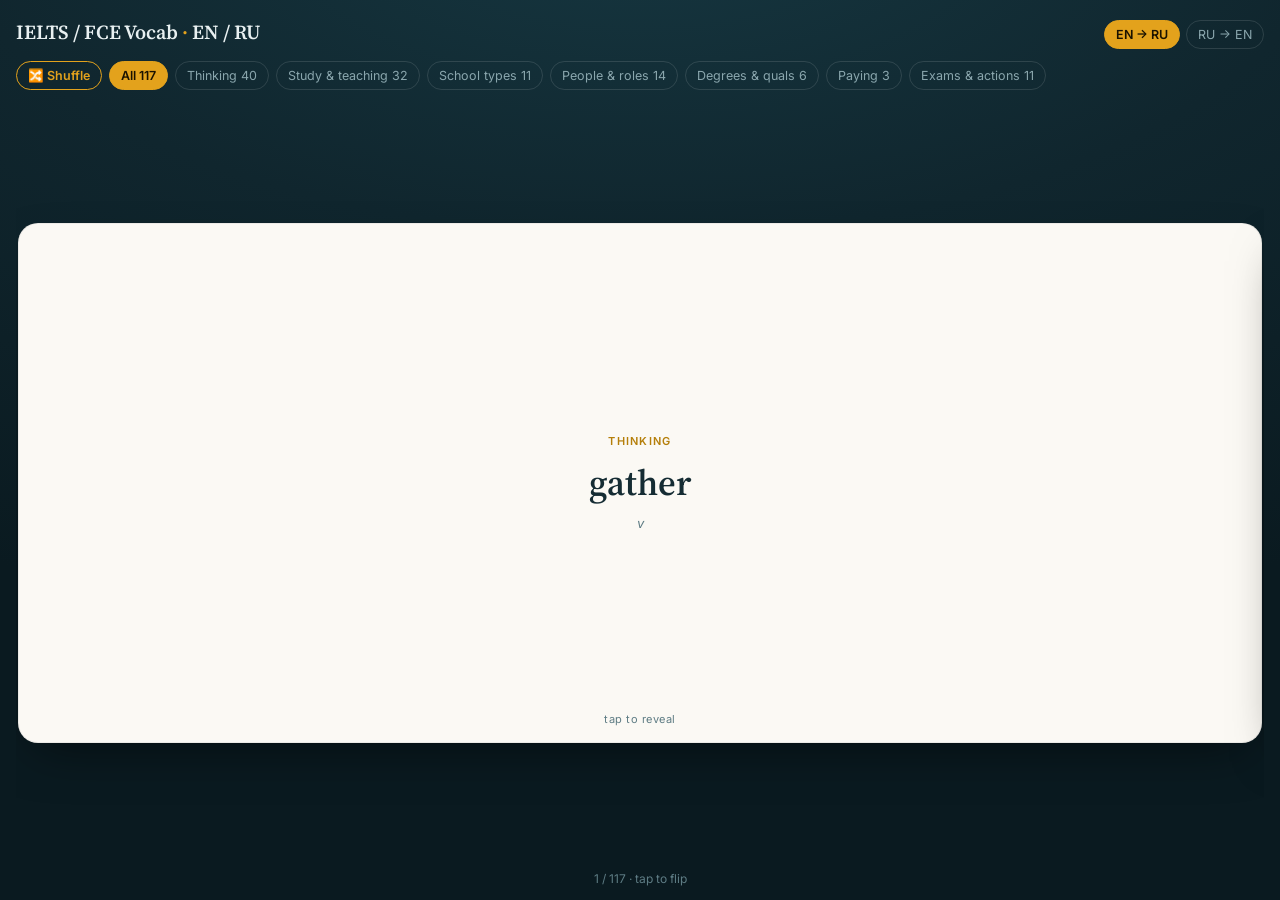
<file: ielts/lesson1.html>
<!DOCTYPE html>
<html lang="en">
<head>
<meta charset="UTF-8">
<meta name="viewport" content="width=device-width, initial-scale=1.0, maximum-scale=1.0, user-scalable=no">
<title>IELTS / FCE Vocabulary · English · Russian</title>
<link rel="preconnect" href="https://fonts.googleapis.com">
<link rel="preconnect" href="https://fonts.gstatic.com" crossorigin>
<link href="https://fonts.googleapis.com/css2?family=Inter:wght@400;500;600&amp;family=Source+Serif+4:opsz,wght@8..60,400;8..60,500;8..60,600&amp;display=swap" rel="stylesheet">
<style>
  :root{--ink:#10262E;--ink2:#0A1A20;--paper:#FBF9F4;--accent:#E3A21C;--accent-deep:#B57F0A;--muted:#8AA6AD;--muted-dim:#5E7C84;--text:#152C33;--line:rgba(255,255,255,.12)}
  *{box-sizing:border-box;margin:0;padding:0;-webkit-tap-highlight-color:transparent}
  html,body{height:100%}
  body{background:radial-gradient(120% 80% at 50% -10%,#163741 0%,var(--ink) 45%,var(--ink2) 100%);color:#E8F0F1;font-family:"Inter",system-ui,sans-serif;height:100dvh;display:flex;flex-direction:column;overflow:hidden}
  .ctrl,.flip{position:absolute;opacity:0;width:0;height:0;pointer-events:none}
  .app{flex:1;display:flex;flex-direction:column;min-height:0;padding:18px 16px calc(14px + env(safe-area-inset-bottom))}
  header{display:flex;align-items:baseline;justify-content:space-between;gap:12px;flex-wrap:wrap}
  .brand{font-family:"Source Serif 4",serif;font-size:20px;font-weight:600}
  .brand i{color:var(--accent);font-style:normal}
  .dir-toggle{display:flex;gap:6px}
  .chip{font-family:inherit;font-size:12.5px;color:var(--muted);background:transparent;border:1px solid var(--line);padding:6px 11px;border-radius:999px;cursor:pointer;user-select:none;white-space:nowrap;transition:color .15s,border-color .15s,background .15s}
  .shuffle-btn{border-color:var(--accent);color:var(--accent);font-weight:600}
  .shuffle-btn:active{background:var(--accent);color:#1a1200}
  .chip:active{transform:translateY(1px)}
  .cats{display:flex;gap:7px;margin-top:12px;overflow-x:auto;padding-bottom:2px;scrollbar-width:none}
  .cats::-webkit-scrollbar{display:none}
  .deck{flex:1;min-height:0;margin-top:14px;display:flex;overflow-x:auto;overflow-y:hidden;scroll-snap-type:x mandatory;-webkit-overflow-scrolling:touch;scrollbar-width:none}
  .deck::-webkit-scrollbar{display:none}
  .card{flex:0 0 100%;scroll-snap-align:center;scroll-snap-stop:always;display:flex;align-items:center;justify-content:center;padding:6px 2px;perspective:1600px;cursor:pointer}
  .inner{position:relative;width:100%;height:100%;max-height:520px;transform-style:preserve-3d;transition:transform .5s cubic-bezier(.4,.15,.1,1);border-radius:20px}
  .flip:checked + .inner{transform:rotateY(180deg)}
  .face{position:absolute;inset:0;-webkit-backface-visibility:hidden;backface-visibility:hidden;border-radius:20px;padding:34px 26px;display:flex;flex-direction:column;align-items:center;justify-content:center;text-align:center;box-shadow:0 20px 50px -18px rgba(0,0,0,.55)}
  .front{background:var(--paper);color:var(--text);border:1px solid rgba(0,0,0,.06)}
  .back{background:linear-gradient(160deg,#193c46,#122b32);color:#EAF2F3;border:1px solid var(--line);transform:rotateY(180deg)}
  .kind{font-size:11px;letter-spacing:1.3px;text-transform:uppercase;font-weight:600;color:var(--accent-deep);margin-bottom:14px}
  .back .kind{color:var(--accent)}
  .term{font-family:"Source Serif 4",serif;font-weight:600;line-height:1.15;font-size:clamp(22px,5.6vw,36px)}
  .pos{margin-top:12px;font-size:13px;color:var(--muted-dim);font-style:italic}
  .cue{position:absolute;bottom:16px;font-size:11px;color:var(--muted-dim);letter-spacing:.5px}
  .example{margin-top:18px;max-width:420px;font-size:15px;line-height:1.55;color:var(--muted);font-style:italic}
  .front .t-ru{display:none} .back .t-en{display:none}
  #dir-ru:checked ~ .app .front .t-en{display:none}
  #dir-ru:checked ~ .app .front .t-ru{display:block}
  #dir-ru:checked ~ .app .back .t-ru{display:none}
  #dir-ru:checked ~ .app .back .t-en{display:block}
  #dir-en:checked ~ .app label[for=dir-en],#dir-ru:checked ~ .app label[for=dir-ru]{background:var(--accent);color:#1a1200;border-color:var(--accent);font-weight:600}
  #cat-think:checked ~ .app .card:not(.think){display:none}
  #cat-study:checked ~ .app .card:not(.study){display:none}
  #cat-schools:checked ~ .app .card:not(.schools){display:none}
  #cat-people:checked ~ .app .card:not(.people){display:none}
  #cat-degrees:checked ~ .app .card:not(.degrees){display:none}
  #cat-paying:checked ~ .app .card:not(.paying){display:none}
  #cat-exams:checked ~ .app .card:not(.exams){display:none}
  #cat-all:checked ~ .app label[for=cat-all],
  #cat-think:checked ~ .app label[for=cat-think],
  #cat-study:checked ~ .app label[for=cat-study],
  #cat-schools:checked ~ .app label[for=cat-schools],
  #cat-people:checked ~ .app label[for=cat-people],
  #cat-degrees:checked ~ .app label[for=cat-degrees],
  #cat-paying:checked ~ .app label[for=cat-paying],
  #cat-exams:checked ~ .app label[for=cat-exams]{background:var(--accent); color:#1a1200; border-color:var(--accent); font-weight:600}
  @media (prefers-reduced-motion:reduce){.inner{transition:none}}
</style>
</head>
<body>
  <input class="ctrl" type="radio" name="dir" id="dir-en" checked>
  <input class="ctrl" type="radio" name="dir" id="dir-ru">
  <input class="ctrl" type="radio" name="cat" id="cat-all" checked>
  <input class="ctrl" type="radio" name="cat" id="cat-think">
  <input class="ctrl" type="radio" name="cat" id="cat-study">
  <input class="ctrl" type="radio" name="cat" id="cat-schools">
  <input class="ctrl" type="radio" name="cat" id="cat-people">
  <input class="ctrl" type="radio" name="cat" id="cat-degrees">
  <input class="ctrl" type="radio" name="cat" id="cat-paying">
  <input class="ctrl" type="radio" name="cat" id="cat-exams">
  <div class="app">
    <header>
      <div class="brand">IELTS / FCE Vocab <i>·</i> EN / RU</div>
      <div class="dir-toggle">
        <label class="chip" for="dir-en">EN → RU</label>
        <label class="chip" for="dir-ru">RU → EN</label>
      </div>
    </header>
    <div class="cats">
      <button class="chip shuffle-btn" id="shuffleBtn" type="button">🔀 Shuffle</button>
      <label class="chip" for="cat-all">All 117</label>
      <label class="chip" for="cat-think">Thinking 40</label>
      <label class="chip" for="cat-study">Study & teaching 32</label>
      <label class="chip" for="cat-schools">School types 11</label>
      <label class="chip" for="cat-people">People & roles 14</label>
      <label class="chip" for="cat-degrees">Degrees & quals 6</label>
      <label class="chip" for="cat-paying">Paying 3</label>
      <label class="chip" for="cat-exams">Exams & actions 11</label>
    </div>
    <div class="deck" id="deck">
      <label class="card think">
        <input type="checkbox" class="flip" aria-label="flip card">
        <div class="inner">
          <div class="face front">
            <div class="kind">Thinking</div>
            <div class="term t-en">assess</div>
            <div class="term t-ru">оценивать</div>
            <div class="pos">v</div>
            <div class="cue">tap to reveal</div>
          </div>
          <div class="face back">
            <div class="kind">Thinking</div>
            <div class="term t-ru">оценивать</div>
            <div class="term t-en">assess</div>
            <div class="example">assess the risks before deciding</div>
          </div>
        </div>
      </label>
      <label class="card think">
        <input type="checkbox" class="flip" aria-label="flip card">
        <div class="inner">
          <div class="face front">
            <div class="kind">Thinking</div>
            <div class="term t-en">assume</div>
            <div class="term t-ru">предполагать, допускать</div>
            <div class="pos">v</div>
            <div class="cue">tap to reveal</div>
          </div>
          <div class="face back">
            <div class="kind">Thinking</div>
            <div class="term t-ru">предполагать, допускать</div>
            <div class="term t-en">assume</div>
            <div class="example">I assumed you already knew.</div>
          </div>
        </div>
      </label>
      <label class="card think">
        <input type="checkbox" class="flip" aria-label="flip card">
        <div class="inner">
          <div class="face front">
            <div class="kind">Thinking</div>
            <div class="term t-en">baffle</div>
            <div class="term t-ru">сбивать с толку, озадачивать</div>
            <div class="pos">v</div>
            <div class="cue">tap to reveal</div>
          </div>
          <div class="face back">
            <div class="kind">Thinking</div>
            <div class="term t-ru">сбивать с толку, озадачивать</div>
            <div class="term t-en">baffle</div>
            <div class="example">The results baffled the scientists.</div>
          </div>
        </div>
      </label>
      <label class="card think">
        <input type="checkbox" class="flip" aria-label="flip card">
        <div class="inner">
          <div class="face front">
            <div class="kind">Thinking</div>
            <div class="term t-en">biased</div>
            <div class="term t-ru">предвзятый, необъективный</div>
            <div class="pos">adj</div>
            <div class="cue">tap to reveal</div>
          </div>
          <div class="face back">
            <div class="kind">Thinking</div>
            <div class="term t-ru">предвзятый, необъективный</div>
            <div class="term t-en">biased</div>
            <div class="example">a biased report</div>
          </div>
        </div>
      </label>
      <label class="card think">
        <input type="checkbox" class="flip" aria-label="flip card">
        <div class="inner">
          <div class="face front">
            <div class="kind">Thinking</div>
            <div class="term t-en">concentrate</div>
            <div class="term t-ru">сосредоточиваться</div>
            <div class="pos">v</div>
            <div class="cue">tap to reveal</div>
          </div>
          <div class="face back">
            <div class="kind">Thinking</div>
            <div class="term t-ru">сосредоточиваться</div>
            <div class="term t-en">concentrate</div>
            <div class="example">I can't concentrate with all this noise.</div>
          </div>
        </div>
      </label>
      <label class="card think">
        <input type="checkbox" class="flip" aria-label="flip card">
        <div class="inner">
          <div class="face front">
            <div class="kind">Thinking</div>
            <div class="term t-en">consider</div>
            <div class="term t-ru">обдумывать; считать</div>
            <div class="pos">v</div>
            <div class="cue">tap to reveal</div>
          </div>
          <div class="face back">
            <div class="kind">Thinking</div>
            <div class="term t-ru">обдумывать; считать</div>
            <div class="term t-en">consider</div>
            <div class="example">We're considering several options.</div>
          </div>
        </div>
      </label>
      <label class="card think">
        <input type="checkbox" class="flip" aria-label="flip card">
        <div class="inner">
          <div class="face front">
            <div class="kind">Thinking</div>
            <div class="term t-en">contemplate</div>
            <div class="term t-ru">размышлять, обдумывать</div>
            <div class="pos">v</div>
            <div class="cue">tap to reveal</div>
          </div>
          <div class="face back">
            <div class="kind">Thinking</div>
            <div class="term t-ru">размышлять, обдумывать</div>
            <div class="term t-en">contemplate</div>
            <div class="example">She contemplated changing careers.</div>
          </div>
        </div>
      </label>
      <label class="card think">
        <input type="checkbox" class="flip" aria-label="flip card">
        <div class="inner">
          <div class="face front">
            <div class="kind">Thinking</div>
            <div class="term t-en">cynical</div>
            <div class="term t-ru">циничный</div>
            <div class="pos">adj</div>
            <div class="cue">tap to reveal</div>
          </div>
          <div class="face back">
            <div class="kind">Thinking</div>
            <div class="term t-ru">циничный</div>
            <div class="term t-en">cynical</div>
            <div class="example">a cynical view of politics</div>
          </div>
        </div>
      </label>
      <label class="card think">
        <input type="checkbox" class="flip" aria-label="flip card">
        <div class="inner">
          <div class="face front">
            <div class="kind">Thinking</div>
            <div class="term t-en">deduce</div>
            <div class="term t-ru">делать вывод, выводить</div>
            <div class="pos">v</div>
            <div class="cue">tap to reveal</div>
          </div>
          <div class="face back">
            <div class="kind">Thinking</div>
            <div class="term t-ru">делать вывод, выводить</div>
            <div class="term t-en">deduce</div>
            <div class="example">From the clues he deduced the answer.</div>
          </div>
        </div>
      </label>
      <label class="card think">
        <input type="checkbox" class="flip" aria-label="flip card">
        <div class="inner">
          <div class="face front">
            <div class="kind">Thinking</div>
            <div class="term t-en">deliberate</div>
            <div class="term t-ru">обдумывать, взвешивать</div>
            <div class="pos">v</div>
            <div class="cue">tap to reveal</div>
          </div>
          <div class="face back">
            <div class="kind">Thinking</div>
            <div class="term t-ru">обдумывать, взвешивать</div>
            <div class="term t-en">deliberate</div>
            <div class="example">The jury deliberated for hours.</div>
          </div>
        </div>
      </label>
      <label class="card think">
        <input type="checkbox" class="flip" aria-label="flip card">
        <div class="inner">
          <div class="face front">
            <div class="kind">Thinking</div>
            <div class="term t-en">dilemma</div>
            <div class="term t-ru">дилемма</div>
            <div class="pos">n</div>
            <div class="cue">tap to reveal</div>
          </div>
          <div class="face back">
            <div class="kind">Thinking</div>
            <div class="term t-ru">дилемма</div>
            <div class="term t-en">dilemma</div>
            <div class="example">She faced a difficult dilemma.</div>
          </div>
        </div>
      </label>
      <label class="card think">
        <input type="checkbox" class="flip" aria-label="flip card">
        <div class="inner">
          <div class="face front">
            <div class="kind">Thinking</div>
            <div class="term t-en">discriminate</div>
            <div class="term t-ru">различать; дискриминировать</div>
            <div class="pos">v</div>
            <div class="cue">tap to reveal</div>
          </div>
          <div class="face back">
            <div class="kind">Thinking</div>
            <div class="term t-ru">различать; дискриминировать</div>
            <div class="term t-en">discriminate</div>
            <div class="example">learn to discriminate fact from opinion</div>
          </div>
        </div>
      </label>
      <label class="card think">
        <input type="checkbox" class="flip" aria-label="flip card">
        <div class="inner">
          <div class="face front">
            <div class="kind">Thinking</div>
            <div class="term t-en">dubious</div>
            <div class="term t-ru">сомнительный; сомневающийся</div>
            <div class="pos">adj</div>
            <div class="cue">tap to reveal</div>
          </div>
          <div class="face back">
            <div class="kind">Thinking</div>
            <div class="term t-ru">сомнительный; сомневающийся</div>
            <div class="term t-en">dubious</div>
            <div class="example">I'm dubious about his claims.</div>
          </div>
        </div>
      </label>
      <label class="card think">
        <input type="checkbox" class="flip" aria-label="flip card">
        <div class="inner">
          <div class="face front">
            <div class="kind">Thinking</div>
            <div class="term t-en">estimate</div>
            <div class="term t-ru">оценивать; оценка</div>
            <div class="pos">v, n</div>
            <div class="cue">tap to reveal</div>
          </div>
          <div class="face back">
            <div class="kind">Thinking</div>
            <div class="term t-ru">оценивать; оценка</div>
            <div class="term t-en">estimate</div>
            <div class="example">Experts estimate the cost at £2m.</div>
          </div>
        </div>
      </label>
      <label class="card think">
        <input type="checkbox" class="flip" aria-label="flip card">
        <div class="inner">
          <div class="face front">
            <div class="kind">Thinking</div>
            <div class="term t-en">faith</div>
            <div class="term t-ru">вера</div>
            <div class="pos">n</div>
            <div class="cue">tap to reveal</div>
          </div>
          <div class="face back">
            <div class="kind">Thinking</div>
            <div class="term t-ru">вера</div>
            <div class="term t-en">faith</div>
            <div class="example">She has faith in the plan.</div>
          </div>
        </div>
      </label>
      <label class="card think">
        <input type="checkbox" class="flip" aria-label="flip card">
        <div class="inner">
          <div class="face front">
            <div class="kind">Thinking</div>
            <div class="term t-en">gather</div>
            <div class="term t-ru">заключать, понимать (из чего-л.)</div>
            <div class="pos">v</div>
            <div class="cue">tap to reveal</div>
          </div>
          <div class="face back">
            <div class="kind">Thinking</div>
            <div class="term t-ru">заключать, понимать (из чего-л.)</div>
            <div class="term t-en">gather</div>
            <div class="example">I gather you're leaving soon.</div>
          </div>
        </div>
      </label>
      <label class="card think">
        <input type="checkbox" class="flip" aria-label="flip card">
        <div class="inner">
          <div class="face front">
            <div class="kind">Thinking</div>
            <div class="term t-en">genius</div>
            <div class="term t-ru">гений</div>
            <div class="pos">n</div>
            <div class="cue">tap to reveal</div>
          </div>
          <div class="face back">
            <div class="kind">Thinking</div>
            <div class="term t-ru">гений</div>
            <div class="term t-en">genius</div>
            <div class="example">Einstein was a genius.</div>
          </div>
        </div>
      </label>
      <label class="card think">
        <input type="checkbox" class="flip" aria-label="flip card">
        <div class="inner">
          <div class="face front">
            <div class="kind">Thinking</div>
            <div class="term t-en">grasp</div>
            <div class="term t-ru">понять, ухватить (суть)</div>
            <div class="pos">v</div>
            <div class="cue">tap to reveal</div>
          </div>
          <div class="face back">
            <div class="kind">Thinking</div>
            <div class="term t-ru">понять, ухватить (суть)</div>
            <div class="term t-en">grasp</div>
            <div class="example">He quickly grasped the concept.</div>
          </div>
        </div>
      </label>
      <label class="card think">
        <input type="checkbox" class="flip" aria-label="flip card">
        <div class="inner">
          <div class="face front">
            <div class="kind">Thinking</div>
            <div class="term t-en">guesswork</div>
            <div class="term t-ru">догадки, домыслы</div>
            <div class="pos">n</div>
            <div class="cue">tap to reveal</div>
          </div>
          <div class="face back">
            <div class="kind">Thinking</div>
            <div class="term t-ru">догадки, домыслы</div>
            <div class="term t-en">guesswork</div>
            <div class="example">It was pure guesswork.</div>
          </div>
        </div>
      </label>
      <label class="card think">
        <input type="checkbox" class="flip" aria-label="flip card">
        <div class="inner">
          <div class="face front">
            <div class="kind">Thinking</div>
            <div class="term t-en">hunch</div>
            <div class="term t-ru">предчувствие, догадка</div>
            <div class="pos">n</div>
            <div class="cue">tap to reveal</div>
          </div>
          <div class="face back">
            <div class="kind">Thinking</div>
            <div class="term t-ru">предчувствие, догадка</div>
            <div class="term t-en">hunch</div>
            <div class="example">I had a hunch she'd be late.</div>
          </div>
        </div>
      </label>
      <label class="card think">
        <input type="checkbox" class="flip" aria-label="flip card">
        <div class="inner">
          <div class="face front">
            <div class="kind">Thinking</div>
            <div class="term t-en">ideology</div>
            <div class="term t-ru">идеология</div>
            <div class="pos">n</div>
            <div class="cue">tap to reveal</div>
          </div>
          <div class="face back">
            <div class="kind">Thinking</div>
            <div class="term t-ru">идеология</div>
            <div class="term t-en">ideology</div>
            <div class="example">a political ideology</div>
          </div>
        </div>
      </label>
      <label class="card think">
        <input type="checkbox" class="flip" aria-label="flip card">
        <div class="inner">
          <div class="face front">
            <div class="kind">Thinking</div>
            <div class="term t-en">ingenious</div>
            <div class="term t-ru">изобретательный, хитроумный</div>
            <div class="pos">adj</div>
            <div class="cue">tap to reveal</div>
          </div>
          <div class="face back">
            <div class="kind">Thinking</div>
            <div class="term t-ru">изобретательный, хитроумный</div>
            <div class="term t-en">ingenious</div>
            <div class="example">an ingenious solution</div>
          </div>
        </div>
      </label>
      <label class="card think">
        <input type="checkbox" class="flip" aria-label="flip card">
        <div class="inner">
          <div class="face front">
            <div class="kind">Thinking</div>
            <div class="term t-en">inspiration</div>
            <div class="term t-ru">вдохновение</div>
            <div class="pos">n</div>
            <div class="cue">tap to reveal</div>
          </div>
          <div class="face back">
            <div class="kind">Thinking</div>
            <div class="term t-ru">вдохновение</div>
            <div class="term t-en">inspiration</div>
            <div class="example">She's a source of inspiration.</div>
          </div>
        </div>
      </label>
      <label class="card think">
        <input type="checkbox" class="flip" aria-label="flip card">
        <div class="inner">
          <div class="face front">
            <div class="kind">Thinking</div>
            <div class="term t-en">intuition</div>
            <div class="term t-ru">интуиция</div>
            <div class="pos">n</div>
            <div class="cue">tap to reveal</div>
          </div>
          <div class="face back">
            <div class="kind">Thinking</div>
            <div class="term t-ru">интуиция</div>
            <div class="term t-en">intuition</div>
            <div class="example">Trust your intuition.</div>
          </div>
        </div>
      </label>
      <label class="card think">
        <input type="checkbox" class="flip" aria-label="flip card">
        <div class="inner">
          <div class="face front">
            <div class="kind">Thinking</div>
            <div class="term t-en">justify</div>
            <div class="term t-ru">оправдывать, обосновывать</div>
            <div class="pos">v</div>
            <div class="cue">tap to reveal</div>
          </div>
          <div class="face back">
            <div class="kind">Thinking</div>
            <div class="term t-ru">оправдывать, обосновывать</div>
            <div class="term t-en">justify</div>
            <div class="example">How do you justify that decision?</div>
          </div>
        </div>
      </label>
      <label class="card think">
        <input type="checkbox" class="flip" aria-label="flip card">
        <div class="inner">
          <div class="face front">
            <div class="kind">Thinking</div>
            <div class="term t-en">naïve</div>
            <div class="term t-ru">наивный</div>
            <div class="pos">adj</div>
            <div class="cue">tap to reveal</div>
          </div>
          <div class="face back">
            <div class="kind">Thinking</div>
            <div class="term t-ru">наивный</div>
            <div class="term t-en">naïve</div>
            <div class="example">It was naïve to trust him.</div>
          </div>
        </div>
      </label>
      <label class="card think">
        <input type="checkbox" class="flip" aria-label="flip card">
        <div class="inner">
          <div class="face front">
            <div class="kind">Thinking</div>
            <div class="term t-en">notion</div>
            <div class="term t-ru">понятие, представление</div>
            <div class="pos">n</div>
            <div class="cue">tap to reveal</div>
          </div>
          <div class="face back">
            <div class="kind">Thinking</div>
            <div class="term t-ru">понятие, представление</div>
            <div class="term t-en">notion</div>
            <div class="example">a vague notion of the truth</div>
          </div>
        </div>
      </label>
      <label class="card think">
        <input type="checkbox" class="flip" aria-label="flip card">
        <div class="inner">
          <div class="face front">
            <div class="kind">Thinking</div>
            <div class="term t-en">optimistic</div>
            <div class="term t-ru">оптимистичный</div>
            <div class="pos">adj</div>
            <div class="cue">tap to reveal</div>
          </div>
          <div class="face back">
            <div class="kind">Thinking</div>
            <div class="term t-ru">оптимистичный</div>
            <div class="term t-en">optimistic</div>
            <div class="example">She's optimistic about the future.</div>
          </div>
        </div>
      </label>
      <label class="card think">
        <input type="checkbox" class="flip" aria-label="flip card">
        <div class="inner">
          <div class="face front">
            <div class="kind">Thinking</div>
            <div class="term t-en">paradox</div>
            <div class="term t-ru">парадокс</div>
            <div class="pos">n</div>
            <div class="cue">tap to reveal</div>
          </div>
          <div class="face back">
            <div class="kind">Thinking</div>
            <div class="term t-ru">парадокс</div>
            <div class="term t-en">paradox</div>
            <div class="example">It's a paradox that the poor pay more.</div>
          </div>
        </div>
      </label>
      <label class="card think">
        <input type="checkbox" class="flip" aria-label="flip card">
        <div class="inner">
          <div class="face front">
            <div class="kind">Thinking</div>
            <div class="term t-en">pessimistic</div>
            <div class="term t-ru">пессимистичный</div>
            <div class="pos">adj</div>
            <div class="cue">tap to reveal</div>
          </div>
          <div class="face back">
            <div class="kind">Thinking</div>
            <div class="term t-ru">пессимистичный</div>
            <div class="term t-en">pessimistic</div>
            <div class="example">Don't be so pessimistic.</div>
          </div>
        </div>
      </label>
      <label class="card think">
        <input type="checkbox" class="flip" aria-label="flip card">
        <div class="inner">
          <div class="face front">
            <div class="kind">Thinking</div>
            <div class="term t-en">plausible</div>
            <div class="term t-ru">правдоподобный</div>
            <div class="pos">adj</div>
            <div class="cue">tap to reveal</div>
          </div>
          <div class="face back">
            <div class="kind">Thinking</div>
            <div class="term t-ru">правдоподобный</div>
            <div class="term t-en">plausible</div>
            <div class="example">a plausible explanation</div>
          </div>
        </div>
      </label>
      <label class="card think">
        <input type="checkbox" class="flip" aria-label="flip card">
        <div class="inner">
          <div class="face front">
            <div class="kind">Thinking</div>
            <div class="term t-en">ponder</div>
            <div class="term t-ru">размышлять, обдумывать</div>
            <div class="pos">v</div>
            <div class="cue">tap to reveal</div>
          </div>
          <div class="face back">
            <div class="kind">Thinking</div>
            <div class="term t-ru">размышлять, обдумывать</div>
            <div class="term t-en">ponder</div>
            <div class="example">He pondered the question for a while.</div>
          </div>
        </div>
      </label>
      <label class="card think">
        <input type="checkbox" class="flip" aria-label="flip card">
        <div class="inner">
          <div class="face front">
            <div class="kind">Thinking</div>
            <div class="term t-en">prejudiced</div>
            <div class="term t-ru">предвзятый, с предубеждением</div>
            <div class="pos">adj</div>
            <div class="cue">tap to reveal</div>
          </div>
          <div class="face back">
            <div class="kind">Thinking</div>
            <div class="term t-ru">предвзятый, с предубеждением</div>
            <div class="term t-en">prejudiced</div>
            <div class="example">prejudiced opinions</div>
          </div>
        </div>
      </label>
      <label class="card think">
        <input type="checkbox" class="flip" aria-label="flip card">
        <div class="inner">
          <div class="face front">
            <div class="kind">Thinking</div>
            <div class="term t-en">presume</div>
            <div class="term t-ru">полагать, предполагать</div>
            <div class="pos">v</div>
            <div class="cue">tap to reveal</div>
          </div>
          <div class="face back">
            <div class="kind">Thinking</div>
            <div class="term t-ru">полагать, предполагать</div>
            <div class="term t-en">presume</div>
            <div class="example">I presume you agree.</div>
          </div>
        </div>
      </label>
      <label class="card think">
        <input type="checkbox" class="flip" aria-label="flip card">
        <div class="inner">
          <div class="face front">
            <div class="kind">Thinking</div>
            <div class="term t-en">query</div>
            <div class="term t-ru">вопрос, запрос; ставить под сомнение</div>
            <div class="pos">v, n</div>
            <div class="cue">tap to reveal</div>
          </div>
          <div class="face back">
            <div class="kind">Thinking</div>
            <div class="term t-ru">вопрос, запрос; ставить под сомнение</div>
            <div class="term t-en">query</div>
            <div class="example">She queried the total on the bill.</div>
          </div>
        </div>
      </label>
      <label class="card think">
        <input type="checkbox" class="flip" aria-label="flip card">
        <div class="inner">
          <div class="face front">
            <div class="kind">Thinking</div>
            <div class="term t-en">reckon</div>
            <div class="term t-ru">считать, полагать</div>
            <div class="pos">v</div>
            <div class="cue">tap to reveal</div>
          </div>
          <div class="face back">
            <div class="kind">Thinking</div>
            <div class="term t-ru">считать, полагать</div>
            <div class="term t-en">reckon</div>
            <div class="example">I reckon it'll rain later.</div>
          </div>
        </div>
      </label>
      <label class="card think">
        <input type="checkbox" class="flip" aria-label="flip card">
        <div class="inner">
          <div class="face front">
            <div class="kind">Thinking</div>
            <div class="term t-en">reflect</div>
            <div class="term t-ru">размышлять; отражать</div>
            <div class="pos">v</div>
            <div class="cue">tap to reveal</div>
          </div>
          <div class="face back">
            <div class="kind">Thinking</div>
            <div class="term t-ru">размышлять; отражать</div>
            <div class="term t-en">reflect</div>
            <div class="example">Take time to reflect on your choices.</div>
          </div>
        </div>
      </label>
      <label class="card think">
        <input type="checkbox" class="flip" aria-label="flip card">
        <div class="inner">
          <div class="face front">
            <div class="kind">Thinking</div>
            <div class="term t-en">sceptical / skeptical</div>
            <div class="term t-ru">скептический</div>
            <div class="pos">adj</div>
            <div class="cue">tap to reveal</div>
          </div>
          <div class="face back">
            <div class="kind">Thinking</div>
            <div class="term t-ru">скептический</div>
            <div class="term t-en">sceptical / skeptical</div>
            <div class="example">I'm sceptical about the results.</div>
          </div>
        </div>
      </label>
      <label class="card think">
        <input type="checkbox" class="flip" aria-label="flip card">
        <div class="inner">
          <div class="face front">
            <div class="kind">Thinking</div>
            <div class="term t-en">speculate</div>
            <div class="term t-ru">строить догадки, рассуждать</div>
            <div class="pos">v</div>
            <div class="cue">tap to reveal</div>
          </div>
          <div class="face back">
            <div class="kind">Thinking</div>
            <div class="term t-ru">строить догадки, рассуждать</div>
            <div class="term t-en">speculate</div>
            <div class="example">We can only speculate about the cause.</div>
          </div>
        </div>
      </label>
      <label class="card think">
        <input type="checkbox" class="flip" aria-label="flip card">
        <div class="inner">
          <div class="face front">
            <div class="kind">Thinking</div>
            <div class="term t-en">suppose</div>
            <div class="term t-ru">предполагать, полагать</div>
            <div class="pos">v</div>
            <div class="cue">tap to reveal</div>
          </div>
          <div class="face back">
            <div class="kind">Thinking</div>
            <div class="term t-ru">предполагать, полагать</div>
            <div class="term t-en">suppose</div>
            <div class="example">I suppose you're right.</div>
          </div>
        </div>
      </label>
      <label class="card study">
        <input type="checkbox" class="flip" aria-label="flip card">
        <div class="inner">
          <div class="face front">
            <div class="kind">Study & teaching</div>
            <div class="term t-en">curriculum</div>
            <div class="term t-ru">учебная программа</div>
            <div class="pos">n</div>
            <div class="cue">tap to reveal</div>
          </div>
          <div class="face back">
            <div class="kind">Study & teaching</div>
            <div class="term t-ru">учебная программа</div>
            <div class="term t-en">curriculum</div>
            <div class="example">Maths is part of the core curriculum.</div>
          </div>
        </div>
      </label>
      <label class="card study">
        <input type="checkbox" class="flip" aria-label="flip card">
        <div class="inner">
          <div class="face front">
            <div class="kind">Study & teaching</div>
            <div class="term t-en">syllabus</div>
            <div class="term t-ru">программа курса, силлабус</div>
            <div class="pos">n</div>
            <div class="cue">tap to reveal</div>
          </div>
          <div class="face back">
            <div class="kind">Study & teaching</div>
            <div class="term t-ru">программа курса, силлабус</div>
            <div class="term t-en">syllabus</div>
            <div class="example">The syllabus covers ten topics.</div>
          </div>
        </div>
      </label>
      <label class="card study">
        <input type="checkbox" class="flip" aria-label="flip card">
        <div class="inner">
          <div class="face front">
            <div class="kind">Study & teaching</div>
            <div class="term t-en">subject</div>
            <div class="term t-ru">предмет</div>
            <div class="pos">n</div>
            <div class="cue">tap to reveal</div>
          </div>
          <div class="face back">
            <div class="kind">Study & teaching</div>
            <div class="term t-ru">предмет</div>
            <div class="term t-en">subject</div>
            <div class="example">My favourite subject is chemistry.</div>
          </div>
        </div>
      </label>
      <label class="card study">
        <input type="checkbox" class="flip" aria-label="flip card">
        <div class="inner">
          <div class="face front">
            <div class="kind">Study & teaching</div>
            <div class="term t-en">topic</div>
            <div class="term t-ru">тема</div>
            <div class="pos">n</div>
            <div class="cue">tap to reveal</div>
          </div>
          <div class="face back">
            <div class="kind">Study & teaching</div>
            <div class="term t-ru">тема</div>
            <div class="term t-en">topic</div>
            <div class="example">Choose a topic for your essay.</div>
          </div>
        </div>
      </label>
      <label class="card study">
        <input type="checkbox" class="flip" aria-label="flip card">
        <div class="inner">
          <div class="face front">
            <div class="kind">Study & teaching</div>
            <div class="term t-en">discipline</div>
            <div class="term t-ru">дисциплина; учебная дисциплина</div>
            <div class="pos">n</div>
            <div class="cue">tap to reveal</div>
          </div>
          <div class="face back">
            <div class="kind">Study & teaching</div>
            <div class="term t-ru">дисциплина; учебная дисциплина</div>
            <div class="term t-en">discipline</div>
            <div class="example">Economics is a broad academic discipline.</div>
          </div>
        </div>
      </label>
      <label class="card study">
        <input type="checkbox" class="flip" aria-label="flip card">
        <div class="inner">
          <div class="face front">
            <div class="kind">Study & teaching</div>
            <div class="term t-en">course</div>
            <div class="term t-ru">курс</div>
            <div class="pos">n</div>
            <div class="cue">tap to reveal</div>
          </div>
          <div class="face back">
            <div class="kind">Study & teaching</div>
            <div class="term t-ru">курс</div>
            <div class="term t-en">course</div>
            <div class="example">a three-year course in engineering</div>
          </div>
        </div>
      </label>
      <label class="card study">
        <input type="checkbox" class="flip" aria-label="flip card">
        <div class="inner">
          <div class="face front">
            <div class="kind">Study & teaching</div>
            <div class="term t-en">class</div>
            <div class="term t-ru">класс; занятие</div>
            <div class="pos">n</div>
            <div class="cue">tap to reveal</div>
          </div>
          <div class="face back">
            <div class="kind">Study & teaching</div>
            <div class="term t-ru">класс; занятие</div>
            <div class="term t-en">class</div>
            <div class="example">The class starts at nine.</div>
          </div>
        </div>
      </label>
      <label class="card study">
        <input type="checkbox" class="flip" aria-label="flip card">
        <div class="inner">
          <div class="face front">
            <div class="kind">Study & teaching</div>
            <div class="term t-en">lesson</div>
            <div class="term t-ru">урок</div>
            <div class="pos">n</div>
            <div class="cue">tap to reveal</div>
          </div>
          <div class="face back">
            <div class="kind">Study & teaching</div>
            <div class="term t-ru">урок</div>
            <div class="term t-en">lesson</div>
            <div class="example">a piano lesson</div>
          </div>
        </div>
      </label>
      <label class="card study">
        <input type="checkbox" class="flip" aria-label="flip card">
        <div class="inner">
          <div class="face front">
            <div class="kind">Study & teaching</div>
            <div class="term t-en">lecture</div>
            <div class="term t-ru">читать лекцию; лекция</div>
            <div class="pos">v, n</div>
            <div class="cue">tap to reveal</div>
          </div>
          <div class="face back">
            <div class="kind">Study & teaching</div>
            <div class="term t-ru">читать лекцию; лекция</div>
            <div class="term t-en">lecture</div>
            <div class="example">The professor lectured on economics.</div>
          </div>
        </div>
      </label>
      <label class="card study">
        <input type="checkbox" class="flip" aria-label="flip card">
        <div class="inner">
          <div class="face front">
            <div class="kind">Study & teaching</div>
            <div class="term t-en">seminar</div>
            <div class="term t-ru">семинар</div>
            <div class="pos">n</div>
            <div class="cue">tap to reveal</div>
          </div>
          <div class="face back">
            <div class="kind">Study & teaching</div>
            <div class="term t-ru">семинар</div>
            <div class="term t-en">seminar</div>
            <div class="example">a weekly seminar on literature</div>
          </div>
        </div>
      </label>
      <label class="card study">
        <input type="checkbox" class="flip" aria-label="flip card">
        <div class="inner">
          <div class="face front">
            <div class="kind">Study & teaching</div>
            <div class="term t-en">tutorial</div>
            <div class="term t-ru">консультация, практич. занятие</div>
            <div class="pos">n</div>
            <div class="cue">tap to reveal</div>
          </div>
          <div class="face back">
            <div class="kind">Study & teaching</div>
            <div class="term t-ru">консультация, практич. занятие</div>
            <div class="term t-en">tutorial</div>
            <div class="example">I have a tutorial with my supervisor.</div>
          </div>
        </div>
      </label>
      <label class="card study">
        <input type="checkbox" class="flip" aria-label="flip card">
        <div class="inner">
          <div class="face front">
            <div class="kind">Study & teaching</div>
            <div class="term t-en">distance learning</div>
            <div class="term t-ru">дистанционное обучение</div>
            <div class="pos">n phr</div>
            <div class="cue">tap to reveal</div>
          </div>
          <div class="face back">
            <div class="kind">Study & teaching</div>
            <div class="term t-ru">дистанционное обучение</div>
            <div class="term t-en">distance learning</div>
            <div class="example">She earned her degree through distance learning.</div>
          </div>
        </div>
      </label>
      <label class="card study">
        <input type="checkbox" class="flip" aria-label="flip card">
        <div class="inner">
          <div class="face front">
            <div class="kind">Study & teaching</div>
            <div class="term t-en">online course</div>
            <div class="term t-ru">онлайн-курс</div>
            <div class="pos">n phr</div>
            <div class="cue">tap to reveal</div>
          </div>
          <div class="face back">
            <div class="kind">Study & teaching</div>
            <div class="term t-ru">онлайн-курс</div>
            <div class="term t-en">online course</div>
            <div class="example">I signed up for an online course.</div>
          </div>
        </div>
      </label>
      <label class="card study">
        <input type="checkbox" class="flip" aria-label="flip card">
        <div class="inner">
          <div class="face front">
            <div class="kind">Study & teaching</div>
            <div class="term t-en">self-study</div>
            <div class="term t-ru">самостоятельное обучение</div>
            <div class="pos">n</div>
            <div class="cue">tap to reveal</div>
          </div>
          <div class="face back">
            <div class="kind">Study & teaching</div>
            <div class="term t-ru">самостоятельное обучение</div>
            <div class="term t-en">self-study</div>
            <div class="example">The course requires hours of self-study.</div>
          </div>
        </div>
      </label>
      <label class="card study">
        <input type="checkbox" class="flip" aria-label="flip card">
        <div class="inner">
          <div class="face front">
            <div class="kind">Study & teaching</div>
            <div class="term t-en">study</div>
            <div class="term t-ru">учиться; изучать</div>
            <div class="pos">v</div>
            <div class="cue">tap to reveal</div>
          </div>
          <div class="face back">
            <div class="kind">Study & teaching</div>
            <div class="term t-ru">учиться; изучать</div>
            <div class="term t-en">study</div>
            <div class="example">I study biology at university.</div>
          </div>
        </div>
      </label>
      <label class="card study">
        <input type="checkbox" class="flip" aria-label="flip card">
        <div class="inner">
          <div class="face front">
            <div class="kind">Study & teaching</div>
            <div class="term t-en">learn</div>
            <div class="term t-ru">учить(ся), узнавать</div>
            <div class="pos">v</div>
            <div class="cue">tap to reveal</div>
          </div>
          <div class="face back">
            <div class="kind">Study & teaching</div>
            <div class="term t-ru">учить(ся), узнавать</div>
            <div class="term t-en">learn</div>
            <div class="example">I want to learn Spanish.</div>
          </div>
        </div>
      </label>
      <label class="card study">
        <input type="checkbox" class="flip" aria-label="flip card">
        <div class="inner">
          <div class="face front">
            <div class="kind">Study & teaching</div>
            <div class="term t-en">acquire</div>
            <div class="term t-ru">приобретать, овладевать</div>
            <div class="pos">v</div>
            <div class="cue">tap to reveal</div>
          </div>
          <div class="face back">
            <div class="kind">Study & teaching</div>
            <div class="term t-ru">приобретать, овладевать</div>
            <div class="term t-en">acquire</div>
            <div class="example">students acquire new skills each term</div>
          </div>
        </div>
      </label>
      <label class="card study">
        <input type="checkbox" class="flip" aria-label="flip card">
        <div class="inner">
          <div class="face front">
            <div class="kind">Study & teaching</div>
            <div class="term t-en">intensive</div>
            <div class="term t-ru">интенсивный</div>
            <div class="pos">adj</div>
            <div class="cue">tap to reveal</div>
          </div>
          <div class="face back">
            <div class="kind">Study & teaching</div>
            <div class="term t-ru">интенсивный</div>
            <div class="term t-en">intensive</div>
            <div class="example">an intensive two-week course</div>
          </div>
        </div>
      </label>
      <label class="card study">
        <input type="checkbox" class="flip" aria-label="flip card">
        <div class="inner">
          <div class="face front">
            <div class="kind">Study & teaching</div>
            <div class="term t-en">physical education</div>
            <div class="term t-ru">физкультура</div>
            <div class="pos">n phr</div>
            <div class="cue">tap to reveal</div>
          </div>
          <div class="face back">
            <div class="kind">Study & teaching</div>
            <div class="term t-ru">физкультура</div>
            <div class="term t-en">physical education</div>
            <div class="example">We have physical education twice a week.</div>
          </div>
        </div>
      </label>
      <label class="card study">
        <input type="checkbox" class="flip" aria-label="flip card">
        <div class="inner">
          <div class="face front">
            <div class="kind">Study & teaching</div>
            <div class="term t-en">day release</div>
            <div class="term t-ru">учебный отгул (день на учёбу от работодателя)</div>
            <div class="pos">n phr</div>
            <div class="cue">tap to reveal</div>
          </div>
          <div class="face back">
            <div class="kind">Study & teaching</div>
            <div class="term t-ru">учебный отгул (день на учёбу от работодателя)</div>
            <div class="term t-en">day release</div>
            <div class="example">He studies one day a week on day release.</div>
          </div>
        </div>
      </label>
      <label class="card study">
        <input type="checkbox" class="flip" aria-label="flip card">
        <div class="inner">
          <div class="face front">
            <div class="kind">Study & teaching</div>
            <div class="term t-en">night class</div>
            <div class="term t-ru">вечерние занятия</div>
            <div class="pos">n phr</div>
            <div class="cue">tap to reveal</div>
          </div>
          <div class="face back">
            <div class="kind">Study & teaching</div>
            <div class="term t-ru">вечерние занятия</div>
            <div class="term t-en">night class</div>
            <div class="example">She takes a night class in art.</div>
          </div>
        </div>
      </label>
      <label class="card study">
        <input type="checkbox" class="flip" aria-label="flip card">
        <div class="inner">
          <div class="face front">
            <div class="kind">Study & teaching</div>
            <div class="term t-en">semester</div>
            <div class="term t-ru">семестр</div>
            <div class="pos">n</div>
            <div class="cue">tap to reveal</div>
          </div>
          <div class="face back">
            <div class="kind">Study & teaching</div>
            <div class="term t-ru">семестр</div>
            <div class="term t-en">semester</div>
            <div class="example">the spring semester begins in February</div>
          </div>
        </div>
      </label>
      <label class="card study">
        <input type="checkbox" class="flip" aria-label="flip card">
        <div class="inner">
          <div class="face front">
            <div class="kind">Study & teaching</div>
            <div class="term t-en">quarter</div>
            <div class="term t-ru">четверть (учебная)</div>
            <div class="pos">n</div>
            <div class="cue">tap to reveal</div>
          </div>
          <div class="face back">
            <div class="kind">Study & teaching</div>
            <div class="term t-ru">четверть (учебная)</div>
            <div class="term t-en">quarter</div>
            <div class="example">grades for the first quarter</div>
          </div>
        </div>
      </label>
      <label class="card study">
        <input type="checkbox" class="flip" aria-label="flip card">
        <div class="inner">
          <div class="face front">
            <div class="kind">Study & teaching</div>
            <div class="term t-en">enroll</div>
            <div class="term t-ru">записываться, поступать</div>
            <div class="pos">v</div>
            <div class="cue">tap to reveal</div>
          </div>
          <div class="face back">
            <div class="kind">Study & teaching</div>
            <div class="term t-ru">записываться, поступать</div>
            <div class="term t-en">enroll</div>
            <div class="example">I enrolled on an evening course.</div>
          </div>
        </div>
      </label>
      <label class="card study">
        <input type="checkbox" class="flip" aria-label="flip card">
        <div class="inner">
          <div class="face front">
            <div class="kind">Study & teaching</div>
            <div class="term t-en">resources</div>
            <div class="term t-ru">ресурсы, учебные материалы</div>
            <div class="pos">n</div>
            <div class="cue">tap to reveal</div>
          </div>
          <div class="face back">
            <div class="kind">Study & teaching</div>
            <div class="term t-ru">ресурсы, учебные материалы</div>
            <div class="term t-en">resources</div>
            <div class="example">online learning resources</div>
          </div>
        </div>
      </label>
      <label class="card study">
        <input type="checkbox" class="flip" aria-label="flip card">
        <div class="inner">
          <div class="face front">
            <div class="kind">Study & teaching</div>
            <div class="term t-en">learning resources center</div>
            <div class="term t-ru">учебно-ресурсный центр</div>
            <div class="pos">n phr</div>
            <div class="cue">tap to reveal</div>
          </div>
          <div class="face back">
            <div class="kind">Study & teaching</div>
            <div class="term t-ru">учебно-ресурсный центр</div>
            <div class="term t-en">learning resources center</div>
            <div class="example">Books are in the learning resources center.</div>
          </div>
        </div>
      </label>
      <label class="card study">
        <input type="checkbox" class="flip" aria-label="flip card">
        <div class="inner">
          <div class="face front">
            <div class="kind">Study & teaching</div>
            <div class="term t-en">skills</div>
            <div class="term t-ru">навыки</div>
            <div class="pos">n</div>
            <div class="cue">tap to reveal</div>
          </div>
          <div class="face back">
            <div class="kind">Study & teaching</div>
            <div class="term t-ru">навыки</div>
            <div class="term t-en">skills</div>
            <div class="example">developing practical skills</div>
          </div>
        </div>
      </label>
      <label class="card study">
        <input type="checkbox" class="flip" aria-label="flip card">
        <div class="inner">
          <div class="face front">
            <div class="kind">Study & teaching</div>
            <div class="term t-en">literacy</div>
            <div class="term t-ru">грамотность</div>
            <div class="pos">n</div>
            <div class="cue">tap to reveal</div>
          </div>
          <div class="face back">
            <div class="kind">Study & teaching</div>
            <div class="term t-ru">грамотность</div>
            <div class="term t-en">literacy</div>
            <div class="example">improving adult literacy</div>
          </div>
        </div>
      </label>
      <label class="card study">
        <input type="checkbox" class="flip" aria-label="flip card">
        <div class="inner">
          <div class="face front">
            <div class="kind">Study & teaching</div>
            <div class="term t-en">numeracy</div>
            <div class="term t-ru">умение считать, математич. грамотность</div>
            <div class="pos">n</div>
            <div class="cue">tap to reveal</div>
          </div>
          <div class="face back">
            <div class="kind">Study & teaching</div>
            <div class="term t-ru">умение считать, математич. грамотность</div>
            <div class="term t-en">numeracy</div>
            <div class="example">basic literacy and numeracy skills</div>
          </div>
        </div>
      </label>
      <label class="card study">
        <input type="checkbox" class="flip" aria-label="flip card">
        <div class="inner">
          <div class="face front">
            <div class="kind">Study & teaching</div>
            <div class="term t-en">special needs</div>
            <div class="term t-ru">особые образовательные потребности</div>
            <div class="pos">n phr</div>
            <div class="cue">tap to reveal</div>
          </div>
          <div class="face back">
            <div class="kind">Study & teaching</div>
            <div class="term t-ru">особые образовательные потребности</div>
            <div class="term t-en">special needs</div>
            <div class="example">a school for children with special needs</div>
          </div>
        </div>
      </label>
      <label class="card study">
        <input type="checkbox" class="flip" aria-label="flip card">
        <div class="inner">
          <div class="face front">
            <div class="kind">Study & teaching</div>
            <div class="term t-en">experience</div>
            <div class="term t-ru">опыт</div>
            <div class="pos">n</div>
            <div class="cue">tap to reveal</div>
          </div>
          <div class="face back">
            <div class="kind">Study & teaching</div>
            <div class="term t-ru">опыт</div>
            <div class="term t-en">experience</div>
            <div class="example">She has years of teaching experience.</div>
          </div>
        </div>
      </label>
      <label class="card study">
        <input type="checkbox" class="flip" aria-label="flip card">
        <div class="inner">
          <div class="face front">
            <div class="kind">Study & teaching</div>
            <div class="term t-en">opportunity</div>
            <div class="term t-ru">возможность</div>
            <div class="pos">n</div>
            <div class="cue">tap to reveal</div>
          </div>
          <div class="face back">
            <div class="kind">Study & teaching</div>
            <div class="term t-ru">возможность</div>
            <div class="term t-en">opportunity</div>
            <div class="example">a great opportunity to study abroad</div>
          </div>
        </div>
      </label>
      <label class="card schools">
        <input type="checkbox" class="flip" aria-label="flip card">
        <div class="inner">
          <div class="face front">
            <div class="kind">School types</div>
            <div class="term t-en">kindergarten</div>
            <div class="term t-ru">детский сад</div>
            <div class="pos">n</div>
            <div class="cue">tap to reveal</div>
          </div>
          <div class="face back">
            <div class="kind">School types</div>
            <div class="term t-ru">детский сад</div>
            <div class="term t-en">kindergarten</div>
            
          </div>
        </div>
      </label>
      <label class="card schools">
        <input type="checkbox" class="flip" aria-label="flip card">
        <div class="inner">
          <div class="face front">
            <div class="kind">School types</div>
            <div class="term t-en">elementary school</div>
            <div class="term t-ru">начальная школа (амер.)</div>
            <div class="pos">n phr</div>
            <div class="cue">tap to reveal</div>
          </div>
          <div class="face back">
            <div class="kind">School types</div>
            <div class="term t-ru">начальная школа (амер.)</div>
            <div class="term t-en">elementary school</div>
            
          </div>
        </div>
      </label>
      <label class="card schools">
        <input type="checkbox" class="flip" aria-label="flip card">
        <div class="inner">
          <div class="face front">
            <div class="kind">School types</div>
            <div class="term t-en">grade school</div>
            <div class="term t-ru">начальная школа (амер., разг.)</div>
            <div class="pos">n phr</div>
            <div class="cue">tap to reveal</div>
          </div>
          <div class="face back">
            <div class="kind">School types</div>
            <div class="term t-ru">начальная школа (амер., разг.)</div>
            <div class="term t-en">grade school</div>
            
          </div>
        </div>
      </label>
      <label class="card schools">
        <input type="checkbox" class="flip" aria-label="flip card">
        <div class="inner">
          <div class="face front">
            <div class="kind">School types</div>
            <div class="term t-en">middle school</div>
            <div class="term t-ru">средняя школа (5–8 классы)</div>
            <div class="pos">n phr</div>
            <div class="cue">tap to reveal</div>
          </div>
          <div class="face back">
            <div class="kind">School types</div>
            <div class="term t-ru">средняя школа (5–8 классы)</div>
            <div class="term t-en">middle school</div>
            
          </div>
        </div>
      </label>
      <label class="card schools">
        <input type="checkbox" class="flip" aria-label="flip card">
        <div class="inner">
          <div class="face front">
            <div class="kind">School types</div>
            <div class="term t-en">junior high school</div>
            <div class="term t-ru">неполная средняя школа (7–9 кл., амер.)</div>
            <div class="pos">n phr</div>
            <div class="cue">tap to reveal</div>
          </div>
          <div class="face back">
            <div class="kind">School types</div>
            <div class="term t-ru">неполная средняя школа (7–9 кл., амер.)</div>
            <div class="term t-en">junior high school</div>
            
          </div>
        </div>
      </label>
      <label class="card schools">
        <input type="checkbox" class="flip" aria-label="flip card">
        <div class="inner">
          <div class="face front">
            <div class="kind">School types</div>
            <div class="term t-en">high school</div>
            <div class="term t-ru">средняя школа (старшие классы)</div>
            <div class="pos">n phr</div>
            <div class="cue">tap to reveal</div>
          </div>
          <div class="face back">
            <div class="kind">School types</div>
            <div class="term t-ru">средняя школа (старшие классы)</div>
            <div class="term t-en">high school</div>
            
          </div>
        </div>
      </label>
      <label class="card schools">
        <input type="checkbox" class="flip" aria-label="flip card">
        <div class="inner">
          <div class="face front">
            <div class="kind">School types</div>
            <div class="term t-en">private school</div>
            <div class="term t-ru">частная школа</div>
            <div class="pos">n phr</div>
            <div class="cue">tap to reveal</div>
          </div>
          <div class="face back">
            <div class="kind">School types</div>
            <div class="term t-ru">частная школа</div>
            <div class="term t-en">private school</div>
            
          </div>
        </div>
      </label>
      <label class="card schools">
        <input type="checkbox" class="flip" aria-label="flip card">
        <div class="inner">
          <div class="face front">
            <div class="kind">School types</div>
            <div class="term t-en">public school</div>
            <div class="term t-ru">гос. школа (США); частная школа (Великобр.)</div>
            <div class="pos">n phr</div>
            <div class="cue">tap to reveal</div>
          </div>
          <div class="face back">
            <div class="kind">School types</div>
            <div class="term t-ru">гос. школа (США); частная школа (Великобр.)</div>
            <div class="term t-en">public school</div>
            
          </div>
        </div>
      </label>
      <label class="card schools">
        <input type="checkbox" class="flip" aria-label="flip card">
        <div class="inner">
          <div class="face front">
            <div class="kind">School types</div>
            <div class="term t-en">prospectus</div>
            <div class="term t-ru">проспект/брошюра учебного заведения</div>
            <div class="pos">n</div>
            <div class="cue">tap to reveal</div>
          </div>
          <div class="face back">
            <div class="kind">School types</div>
            <div class="term t-ru">проспект/брошюра учебного заведения</div>
            <div class="term t-en">prospectus</div>
            <div class="example">I read the university prospectus.</div>
          </div>
        </div>
      </label>
      <label class="card people">
        <input type="checkbox" class="flip" aria-label="flip card">
        <div class="inner">
          <div class="face front">
            <div class="kind">People & roles</div>
            <div class="term t-en">graduate</div>
            <div class="term t-ru">оканчивать (вуз); выпускник</div>
            <div class="pos">v, n</div>
            <div class="cue">tap to reveal</div>
          </div>
          <div class="face back">
            <div class="kind">People & roles</div>
            <div class="term t-ru">оканчивать (вуз); выпускник</div>
            <div class="term t-en">graduate</div>
            <div class="example">He graduated from university last year.</div>
          </div>
        </div>
      </label>
      <label class="card people">
        <input type="checkbox" class="flip" aria-label="flip card">
        <div class="inner">
          <div class="face front">
            <div class="kind">People & roles</div>
            <div class="term t-en">undergraduate</div>
            <div class="term t-ru">студент бакалавриата</div>
            <div class="pos">n</div>
            <div class="cue">tap to reveal</div>
          </div>
          <div class="face back">
            <div class="kind">People & roles</div>
            <div class="term t-ru">студент бакалавриата</div>
            <div class="term t-en">undergraduate</div>
            <div class="example">an undergraduate in her second year</div>
          </div>
        </div>
      </label>
      <label class="card people">
        <input type="checkbox" class="flip" aria-label="flip card">
        <div class="inner">
          <div class="face front">
            <div class="kind">People & roles</div>
            <div class="term t-en">tutor</div>
            <div class="term t-ru">репетитор, наставник</div>
            <div class="pos">n</div>
            <div class="cue">tap to reveal</div>
          </div>
          <div class="face back">
            <div class="kind">People & roles</div>
            <div class="term t-ru">репетитор, наставник</div>
            <div class="term t-en">tutor</div>
            <div class="example">a private maths tutor</div>
          </div>
        </div>
      </label>
      <label class="card people">
        <input type="checkbox" class="flip" aria-label="flip card">
        <div class="inner">
          <div class="face front">
            <div class="kind">People & roles</div>
            <div class="term t-en">professor</div>
            <div class="term t-ru">профессор</div>
            <div class="pos">n</div>
            <div class="cue">tap to reveal</div>
          </div>
          <div class="face back">
            <div class="kind">People & roles</div>
            <div class="term t-ru">профессор</div>
            <div class="term t-en">professor</div>
            <div class="example">a professor of literature</div>
          </div>
        </div>
      </label>
      <label class="card people">
        <input type="checkbox" class="flip" aria-label="flip card">
        <div class="inner">
          <div class="face front">
            <div class="kind">People & roles</div>
            <div class="term t-en">lecturer</div>
            <div class="term t-ru">преподаватель, лектор</div>
            <div class="pos">n</div>
            <div class="cue">tap to reveal</div>
          </div>
          <div class="face back">
            <div class="kind">People & roles</div>
            <div class="term t-ru">преподаватель, лектор</div>
            <div class="term t-en">lecturer</div>
            <div class="example">a lecturer in psychology</div>
          </div>
        </div>
      </label>
      <label class="card people">
        <input type="checkbox" class="flip" aria-label="flip card">
        <div class="inner">
          <div class="face front">
            <div class="kind">People & roles</div>
            <div class="term t-en">academic</div>
            <div class="term t-ru">учёный, преподаватель; академический</div>
            <div class="pos">n, adj</div>
            <div class="cue">tap to reveal</div>
          </div>
          <div class="face back">
            <div class="kind">People & roles</div>
            <div class="term t-ru">учёный, преподаватель; академический</div>
            <div class="term t-en">academic</div>
            <div class="example">a respected academic</div>
          </div>
        </div>
      </label>
      <label class="card people">
        <input type="checkbox" class="flip" aria-label="flip card">
        <div class="inner">
          <div class="face front">
            <div class="kind">People & roles</div>
            <div class="term t-en">faculty</div>
            <div class="term t-ru">факультет; преподавательский состав</div>
            <div class="pos">n</div>
            <div class="cue">tap to reveal</div>
          </div>
          <div class="face back">
            <div class="kind">People & roles</div>
            <div class="term t-ru">факультет; преподавательский состав</div>
            <div class="term t-en">faculty</div>
            <div class="example">the Faculty of Law</div>
          </div>
        </div>
      </label>
      <label class="card people">
        <input type="checkbox" class="flip" aria-label="flip card">
        <div class="inner">
          <div class="face front">
            <div class="kind">People & roles</div>
            <div class="term t-en">conscientious</div>
            <div class="term t-ru">добросовестный, старательный</div>
            <div class="pos">adj</div>
            <div class="cue">tap to reveal</div>
          </div>
          <div class="face back">
            <div class="kind">People & roles</div>
            <div class="term t-ru">добросовестный, старательный</div>
            <div class="term t-en">conscientious</div>
            <div class="example">a conscientious student who never skips homework</div>
          </div>
        </div>
      </label>
      <label class="card people">
        <input type="checkbox" class="flip" aria-label="flip card">
        <div class="inner">
          <div class="face front">
            <div class="kind">People & roles</div>
            <div class="term t-en">knowledgeable</div>
            <div class="term t-ru">эрудированный, осведомлённый</div>
            <div class="pos">adj</div>
            <div class="cue">tap to reveal</div>
          </div>
          <div class="face back">
            <div class="kind">People & roles</div>
            <div class="term t-ru">эрудированный, осведомлённый</div>
            <div class="term t-en">knowledgeable</div>
            <div class="example">She's very knowledgeable about history.</div>
          </div>
        </div>
      </label>
      <label class="card people">
        <input type="checkbox" class="flip" aria-label="flip card">
        <div class="inner">
          <div class="face front">
            <div class="kind">People & roles</div>
            <div class="term t-en">intelligent</div>
            <div class="term t-ru">умный, сообразительный</div>
            <div class="pos">adj</div>
            <div class="cue">tap to reveal</div>
          </div>
          <div class="face back">
            <div class="kind">People & roles</div>
            <div class="term t-ru">умный, сообразительный</div>
            <div class="term t-en">intelligent</div>
            <div class="example">a bright and intelligent child</div>
          </div>
        </div>
      </label>
      <label class="card people">
        <input type="checkbox" class="flip" aria-label="flip card">
        <div class="inner">
          <div class="face front">
            <div class="kind">People & roles</div>
            <div class="term t-en">intellectual</div>
            <div class="term t-ru">интеллектуал; интеллектуальный</div>
            <div class="pos">n, adj</div>
            <div class="cue">tap to reveal</div>
          </div>
          <div class="face back">
            <div class="kind">People & roles</div>
            <div class="term t-ru">интеллектуал; интеллектуальный</div>
            <div class="term t-en">intellectual</div>
            <div class="example">a demanding intellectual debate</div>
          </div>
        </div>
      </label>
      <label class="card people">
        <input type="checkbox" class="flip" aria-label="flip card">
        <div class="inner">
          <div class="face front">
            <div class="kind">People & roles</div>
            <div class="term t-en">ignorant</div>
            <div class="term t-ru">невежественный; несведущий</div>
            <div class="pos">adj</div>
            <div class="cue">tap to reveal</div>
          </div>
          <div class="face back">
            <div class="kind">People & roles</div>
            <div class="term t-ru">невежественный; несведущий</div>
            <div class="term t-en">ignorant</div>
            <div class="example">I was ignorant of the new rules.</div>
          </div>
        </div>
      </label>
      <label class="card people">
        <input type="checkbox" class="flip" aria-label="flip card">
        <div class="inner">
          <div class="face front">
            <div class="kind">People & roles</div>
            <div class="term t-en">inattentive</div>
            <div class="term t-ru">невнимательный, рассеянный</div>
            <div class="pos">adj</div>
            <div class="cue">tap to reveal</div>
          </div>
          <div class="face back">
            <div class="kind">People & roles</div>
            <div class="term t-ru">невнимательный, рассеянный</div>
            <div class="term t-en">inattentive</div>
            <div class="example">Inattentive students miss key details.</div>
          </div>
        </div>
      </label>
      <label class="card degrees">
        <input type="checkbox" class="flip" aria-label="flip card">
        <div class="inner">
          <div class="face front">
            <div class="kind">Degrees & quals</div>
            <div class="term t-en">degree</div>
            <div class="term t-ru">учёная степень; диплом</div>
            <div class="pos">n</div>
            <div class="cue">tap to reveal</div>
          </div>
          <div class="face back">
            <div class="kind">Degrees & quals</div>
            <div class="term t-ru">учёная степень; диплом</div>
            <div class="term t-en">degree</div>
            <div class="example">She has a degree in physics.</div>
          </div>
        </div>
      </label>
      <label class="card degrees">
        <input type="checkbox" class="flip" aria-label="flip card">
        <div class="inner">
          <div class="face front">
            <div class="kind">Degrees & quals</div>
            <div class="term t-en">doctorate</div>
            <div class="term t-ru">докторская степень</div>
            <div class="pos">n</div>
            <div class="cue">tap to reveal</div>
          </div>
          <div class="face back">
            <div class="kind">Degrees & quals</div>
            <div class="term t-ru">докторская степень</div>
            <div class="term t-en">doctorate</div>
            <div class="example">He is working towards a doctorate.</div>
          </div>
        </div>
      </label>
      <label class="card degrees">
        <input type="checkbox" class="flip" aria-label="flip card">
        <div class="inner">
          <div class="face front">
            <div class="kind">Degrees & quals</div>
            <div class="term t-en">higher degree</div>
            <div class="term t-ru">учёная степень (магистр/доктор)</div>
            <div class="pos">n phr</div>
            <div class="cue">tap to reveal</div>
          </div>
          <div class="face back">
            <div class="kind">Degrees & quals</div>
            <div class="term t-ru">учёная степень (магистр/доктор)</div>
            <div class="term t-en">higher degree</div>
            <div class="example">She is studying for a higher degree.</div>
          </div>
        </div>
      </label>
      <label class="card degrees">
        <input type="checkbox" class="flip" aria-label="flip card">
        <div class="inner">
          <div class="face front">
            <div class="kind">Degrees & quals</div>
            <div class="term t-en">graduate school</div>
            <div class="term t-ru">аспирантура / магистратура</div>
            <div class="pos">n phr</div>
            <div class="cue">tap to reveal</div>
          </div>
          <div class="face back">
            <div class="kind">Degrees & quals</div>
            <div class="term t-ru">аспирантура / магистратура</div>
            <div class="term t-en">graduate school</div>
            <div class="example">She applied to graduate school.</div>
          </div>
        </div>
      </label>
      <label class="card degrees">
        <input type="checkbox" class="flip" aria-label="flip card">
        <div class="inner">
          <div class="face front">
            <div class="kind">Degrees & quals</div>
            <div class="term t-en">qualifications</div>
            <div class="term t-ru">квалификация, дипломы</div>
            <div class="pos">n</div>
            <div class="cue">tap to reveal</div>
          </div>
          <div class="face back">
            <div class="kind">Degrees & quals</div>
            <div class="term t-ru">квалификация, дипломы</div>
            <div class="term t-en">qualifications</div>
            <div class="example">What qualifications do you have?</div>
          </div>
        </div>
      </label>
      <label class="card degrees">
        <input type="checkbox" class="flip" aria-label="flip card">
        <div class="inner">
          <div class="face front">
            <div class="kind">Degrees & quals</div>
            <div class="term t-en">higher education</div>
            <div class="term t-ru">высшее образование</div>
            <div class="pos">n phr</div>
            <div class="cue">tap to reveal</div>
          </div>
          <div class="face back">
            <div class="kind">Degrees & quals</div>
            <div class="term t-ru">высшее образование</div>
            <div class="term t-en">higher education</div>
            <div class="example">access to higher education</div>
          </div>
        </div>
      </label>
      <label class="card paying">
        <input type="checkbox" class="flip" aria-label="flip card">
        <div class="inner">
          <div class="face front">
            <div class="kind">Paying</div>
            <div class="term t-en">tuition</div>
            <div class="term t-ru">обучение; плата за обучение</div>
            <div class="pos">n</div>
            <div class="cue">tap to reveal</div>
          </div>
          <div class="face back">
            <div class="kind">Paying</div>
            <div class="term t-ru">обучение; плата за обучение</div>
            <div class="term t-en">tuition</div>
            <div class="example">Tuition is expensive at private schools.</div>
          </div>
        </div>
      </label>
      <label class="card paying">
        <input type="checkbox" class="flip" aria-label="flip card">
        <div class="inner">
          <div class="face front">
            <div class="kind">Paying</div>
            <div class="term t-en">fees</div>
            <div class="term t-ru">плата (за обучение)</div>
            <div class="pos">n</div>
            <div class="cue">tap to reveal</div>
          </div>
          <div class="face back">
            <div class="kind">Paying</div>
            <div class="term t-ru">плата (за обучение)</div>
            <div class="term t-en">fees</div>
            <div class="example">University fees keep rising.</div>
          </div>
        </div>
      </label>
      <label class="card paying">
        <input type="checkbox" class="flip" aria-label="flip card">
        <div class="inner">
          <div class="face front">
            <div class="kind">Paying</div>
            <div class="term t-en">grant</div>
            <div class="term t-ru">грант, стипендия (пособие)</div>
            <div class="pos">n</div>
            <div class="cue">tap to reveal</div>
          </div>
          <div class="face back">
            <div class="kind">Paying</div>
            <div class="term t-ru">грант, стипендия (пособие)</div>
            <div class="term t-en">grant</div>
            <div class="example">He received a research grant.</div>
          </div>
        </div>
      </label>
      <label class="card exams">
        <input type="checkbox" class="flip" aria-label="flip card">
        <div class="inner">
          <div class="face front">
            <div class="kind">Exams & actions</div>
            <div class="term t-en">exam</div>
            <div class="term t-ru">экзамен</div>
            <div class="pos">n</div>
            <div class="cue">tap to reveal</div>
          </div>
          <div class="face back">
            <div class="kind">Exams & actions</div>
            <div class="term t-ru">экзамен</div>
            <div class="term t-en">exam</div>
            <div class="example">The exam lasts two hours.</div>
          </div>
        </div>
      </label>
      <label class="card exams">
        <input type="checkbox" class="flip" aria-label="flip card">
        <div class="inner">
          <div class="face front">
            <div class="kind">Exams & actions</div>
            <div class="term t-en">to sit / take (an exam)</div>
            <div class="term t-ru">сдавать (экзамен)</div>
            <div class="pos">v phr</div>
            <div class="cue">tap to reveal</div>
          </div>
          <div class="face back">
            <div class="kind">Exams & actions</div>
            <div class="term t-ru">сдавать (экзамен)</div>
            <div class="term t-en">to sit / take (an exam)</div>
            <div class="example">He sits his final exams in June.</div>
          </div>
        </div>
      </label>
      <label class="card exams">
        <input type="checkbox" class="flip" aria-label="flip card">
        <div class="inner">
          <div class="face front">
            <div class="kind">Exams & actions</div>
            <div class="term t-en">to pass (an exam)</div>
            <div class="term t-ru">сдать (экзамен)</div>
            <div class="pos">v</div>
            <div class="cue">tap to reveal</div>
          </div>
          <div class="face back">
            <div class="kind">Exams & actions</div>
            <div class="term t-ru">сдать (экзамен)</div>
            <div class="term t-en">to pass (an exam)</div>
            <div class="example">She passed all her exams.</div>
          </div>
        </div>
      </label>
      <label class="card exams">
        <input type="checkbox" class="flip" aria-label="flip card">
        <div class="inner">
          <div class="face front">
            <div class="kind">Exams & actions</div>
            <div class="term t-en">to fail (an exam)</div>
            <div class="term t-ru">не сдать, провалить</div>
            <div class="pos">v</div>
            <div class="cue">tap to reveal</div>
          </div>
          <div class="face back">
            <div class="kind">Exams & actions</div>
            <div class="term t-ru">не сдать, провалить</div>
            <div class="term t-en">to fail (an exam)</div>
            <div class="example">He failed the driving test twice.</div>
          </div>
        </div>
      </label>
      <label class="card exams">
        <input type="checkbox" class="flip" aria-label="flip card">
        <div class="inner">
          <div class="face front">
            <div class="kind">Exams & actions</div>
            <div class="term t-en">to resit (an exam)</div>
            <div class="term t-ru">пересдавать (экзамен)</div>
            <div class="pos">v</div>
            <div class="cue">tap to reveal</div>
          </div>
          <div class="face back">
            <div class="kind">Exams & actions</div>
            <div class="term t-ru">пересдавать (экзамен)</div>
            <div class="term t-en">to resit (an exam)</div>
            <div class="example">He had to resit the exam in August.</div>
          </div>
        </div>
      </label>
      <label class="card exams">
        <input type="checkbox" class="flip" aria-label="flip card">
        <div class="inner">
          <div class="face front">
            <div class="kind">Exams & actions</div>
            <div class="term t-en">to plagiarise</div>
            <div class="term t-ru">заниматься плагиатом, списывать</div>
            <div class="pos">v</div>
            <div class="cue">tap to reveal</div>
          </div>
          <div class="face back">
            <div class="kind">Exams & actions</div>
            <div class="term t-ru">заниматься плагиатом, списывать</div>
            <div class="term t-en">to plagiarise</div>
            <div class="example">He was caught plagiarising his essay.</div>
          </div>
        </div>
      </label>
      <label class="card exams">
        <input type="checkbox" class="flip" aria-label="flip card">
        <div class="inner">
          <div class="face front">
            <div class="kind">Exams & actions</div>
            <div class="term t-en">to cram</div>
            <div class="term t-ru">зубрить в спешке</div>
            <div class="pos">v</div>
            <div class="cue">tap to reveal</div>
          </div>
          <div class="face back">
            <div class="kind">Exams & actions</div>
            <div class="term t-ru">зубрить в спешке</div>
            <div class="term t-en">to cram</div>
            <div class="example">He crammed all night before the exam.</div>
          </div>
        </div>
      </label>
      <label class="card exams">
        <input type="checkbox" class="flip" aria-label="flip card">
        <div class="inner">
          <div class="face front">
            <div class="kind">Exams & actions</div>
            <div class="term t-en">mock exam</div>
            <div class="term t-ru">пробный (репетиционный) экзамен</div>
            <div class="pos">n phr</div>
            <div class="cue">tap to reveal</div>
          </div>
          <div class="face back">
            <div class="kind">Exams & actions</div>
            <div class="term t-ru">пробный (репетиционный) экзамен</div>
            <div class="term t-en">mock exam</div>
            <div class="example">We sat a mock exam before the real one.</div>
          </div>
        </div>
      </label>
      <label class="card exams">
        <input type="checkbox" class="flip" aria-label="flip card">
        <div class="inner">
          <div class="face front">
            <div class="kind">Exams & actions</div>
            <div class="term t-en">grade</div>
            <div class="term t-ru">оценка; класс (год обучения)</div>
            <div class="pos">n</div>
            <div class="cue">tap to reveal</div>
          </div>
          <div class="face back">
            <div class="kind">Exams & actions</div>
            <div class="term t-ru">оценка; класс (год обучения)</div>
            <div class="term t-en">grade</div>
            <div class="example">She got the top grade in maths.</div>
          </div>
        </div>
      </label>
      <label class="card exams">
        <input type="checkbox" class="flip" aria-label="flip card">
        <div class="inner">
          <div class="face front">
            <div class="kind">Exams & actions</div>
            <div class="term t-en">SAT</div>
            <div class="term t-ru">SAT (вступительный тест в вузы США)</div>
            <div class="pos">n</div>
            <div class="cue">tap to reveal</div>
          </div>
          <div class="face back">
            <div class="kind">Exams & actions</div>
            <div class="term t-ru">SAT (вступительный тест в вузы США)</div>
            <div class="term t-en">SAT</div>
            <div class="example">She's preparing for the SAT.</div>
          </div>
        </div>
      </label>
      <label class="card people">
        <input type="checkbox" class="flip" aria-label="flip card">
        <div class="inner">
          <div class="face front">
            <div class="kind">People & roles</div>
            <div class="term t-en">mature student</div>
            <div class="term t-ru">взрослый студент (старше обычного)</div>
            <div class="pos">n phr</div>
            <div class="cue">tap to reveal</div>
          </div>
          <div class="face back">
            <div class="kind">People & roles</div>
            <div class="term t-ru">взрослый студент (старше обычного)</div>
            <div class="term t-en">mature student</div>
            <div class="example">She returned to study as a mature student.</div>
          </div>
        </div>
      </label>
      <label class="card exams">
        <input type="checkbox" class="flip" aria-label="flip card">
        <div class="inner">
          <div class="face front">
            <div class="kind">Exams & actions</div>
            <div class="term t-en">grades</div>
            <div class="term t-ru">оценки, успеваемость</div>
            <div class="pos">n</div>
            <div class="cue">tap to reveal</div>
          </div>
          <div class="face back">
            <div class="kind">Exams & actions</div>
            <div class="term t-ru">оценки, успеваемость</div>
            <div class="term t-en">grades</div>
            <div class="example">His grades improved this term.</div>
          </div>
        </div>
      </label>
      <label class="card schools">
        <input type="checkbox" class="flip" aria-label="flip card">
        <div class="inner">
          <div class="face front">
            <div class="kind">School types</div>
            <div class="term t-en">elementary (education)</div>
            <div class="term t-ru">начальное (образование)</div>
            <div class="pos">n phr</div>
            <div class="cue">tap to reveal</div>
          </div>
          <div class="face back">
            <div class="kind">School types</div>
            <div class="term t-ru">начальное (образование)</div>
            <div class="term t-en">elementary (education)</div>
            <div class="example">elementary education is compulsory</div>
          </div>
        </div>
      </label>
      <label class="card schools">
        <input type="checkbox" class="flip" aria-label="flip card">
        <div class="inner">
          <div class="face front">
            <div class="kind">School types</div>
            <div class="term t-en">secondary (education)</div>
            <div class="term t-ru">среднее (образование)</div>
            <div class="pos">n phr</div>
            <div class="cue">tap to reveal</div>
          </div>
          <div class="face back">
            <div class="kind">School types</div>
            <div class="term t-ru">среднее (образование)</div>
            <div class="term t-en">secondary (education)</div>
            <div class="example">secondary education is free here</div>
          </div>
        </div>
      </label>
    </div>
    <div class="foot" style="margin-top:12px;text-align:center;font-size:12px;color:var(--muted-dim)">swipe to browse &nbsp;·&nbsp; tap card to flip</div>
  </div>
  <script>
  (function(){
    function ready(fn){if(document.readyState!=='loading')fn();else document.addEventListener('DOMContentLoaded',fn);}
    ready(function(){try{
      var deck=document.getElementById('deck'),foot=document.querySelector('.foot');
      if(!deck)return;
      function count(){var vis=[].slice.call(deck.children).filter(function(c){return c.offsetParent!==null;});var i=Math.round(deck.scrollLeft/deck.clientWidth);if(foot)foot.textContent=(Math.min(i+1,vis.length))+' / '+vis.length+'  ·  tap to flip';}
      function shuffle(){var k=[].slice.call(deck.children);for(var i=k.length-1;i>0;i--){var j=Math.floor(Math.random()*(i+1));var t=k[i];k[i]=k[j];k[j]=t;}k.forEach(function(c){deck.appendChild(c);});deck.querySelectorAll('.flip').forEach(function(f){f.checked=false;});deck.scrollLeft=0;count();}
      deck.addEventListener('scroll',function(){window.requestAnimationFrame(count);},{passive:true});
      document.querySelectorAll('input[name=cat]').forEach(function(r){r.addEventListener('change',function(){deck.scrollLeft=0;setTimeout(count,30);});});
      var btn=document.getElementById('shuffleBtn');
      if(btn)btn.addEventListener('click',shuffle);
      window.addEventListener('pageshow',function(){shuffle();});
      shuffle();
    }catch(e){}});
  })();
  </script>
</body>
</html>
</file>
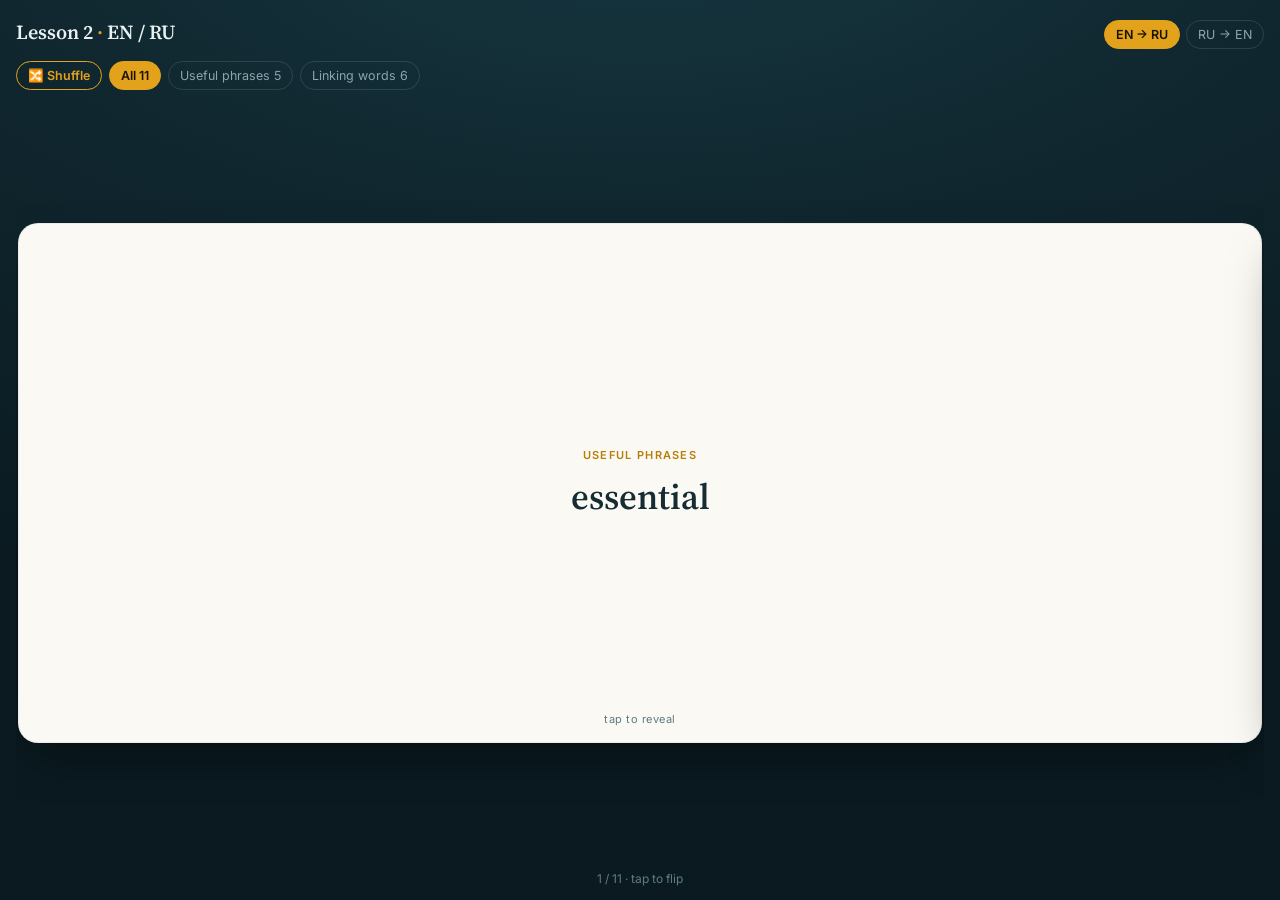
<file: ielts/lesson2.html>
<!DOCTYPE html>
<html lang="en">
<head>
<meta charset="UTF-8">
<meta name="viewport" content="width=device-width, initial-scale=1.0, maximum-scale=1.0, user-scalable=no">
<title>Lesson 2 · English · Russian</title>
<link rel="preconnect" href="https://fonts.googleapis.com">
<link rel="preconnect" href="https://fonts.gstatic.com" crossorigin>
<link href="https://fonts.googleapis.com/css2?family=Inter:wght@400;500;600&amp;family=Source+Serif+4:opsz,wght@8..60,400;8..60,500;8..60,600&amp;display=swap" rel="stylesheet">
<style>
  :root{--ink:#10262E;--ink2:#0A1A20;--paper:#FBF9F4;--accent:#E3A21C;--accent-deep:#B57F0A;--muted:#8AA6AD;--muted-dim:#5E7C84;--text:#152C33;--line:rgba(255,255,255,.12)}
  *{box-sizing:border-box;margin:0;padding:0;-webkit-tap-highlight-color:transparent}
  html,body{height:100%}
  body{background:radial-gradient(120% 80% at 50% -10%,#163741 0%,var(--ink) 45%,var(--ink2) 100%);color:#E8F0F1;font-family:"Inter",system-ui,sans-serif;height:100dvh;display:flex;flex-direction:column;overflow:hidden}
  .ctrl,.flip{position:absolute;opacity:0;width:0;height:0;pointer-events:none}
  .app{flex:1;display:flex;flex-direction:column;min-height:0;padding:18px 16px calc(14px + env(safe-area-inset-bottom))}
  header{display:flex;align-items:baseline;justify-content:space-between;gap:12px;flex-wrap:wrap}
  .brand{font-family:"Source Serif 4",serif;font-size:20px;font-weight:600}
  .brand i{color:var(--accent);font-style:normal}
  .dir-toggle{display:flex;gap:6px}
  .chip{font-family:inherit;font-size:12.5px;color:var(--muted);background:transparent;border:1px solid var(--line);padding:6px 11px;border-radius:999px;cursor:pointer;user-select:none;white-space:nowrap;transition:color .15s,border-color .15s,background .15s}
  .shuffle-btn{border-color:var(--accent);color:var(--accent);font-weight:600}
  .shuffle-btn:active{background:var(--accent);color:#1a1200}
  .chip:active{transform:translateY(1px)}
  .cats{display:flex;gap:7px;margin-top:12px;overflow-x:auto;padding-bottom:2px;scrollbar-width:none}
  .cats::-webkit-scrollbar{display:none}
  .deck{flex:1;min-height:0;margin-top:14px;display:flex;overflow-x:auto;overflow-y:hidden;scroll-snap-type:x mandatory;-webkit-overflow-scrolling:touch;scrollbar-width:none}
  .deck::-webkit-scrollbar{display:none}
  .card{flex:0 0 100%;scroll-snap-align:center;scroll-snap-stop:always;display:flex;align-items:center;justify-content:center;padding:6px 2px;perspective:1600px;cursor:pointer}
  .inner{position:relative;width:100%;height:100%;max-height:520px;transform-style:preserve-3d;transition:transform .5s cubic-bezier(.4,.15,.1,1);border-radius:20px}
  .flip:checked + .inner{transform:rotateY(180deg)}
  .face{position:absolute;inset:0;-webkit-backface-visibility:hidden;backface-visibility:hidden;border-radius:20px;padding:34px 26px;display:flex;flex-direction:column;align-items:center;justify-content:center;text-align:center;box-shadow:0 20px 50px -18px rgba(0,0,0,.55)}
  .front{background:var(--paper);color:var(--text);border:1px solid rgba(0,0,0,.06)}
  .back{background:linear-gradient(160deg,#193c46,#122b32);color:#EAF2F3;border:1px solid var(--line);transform:rotateY(180deg)}
  .kind{font-size:11px;letter-spacing:1.3px;text-transform:uppercase;font-weight:600;color:var(--accent-deep);margin-bottom:14px}
  .back .kind{color:var(--accent)}
  .term{font-family:"Source Serif 4",serif;font-weight:600;line-height:1.15;font-size:clamp(22px,5.6vw,36px)}
  .pos{margin-top:12px;font-size:13px;color:var(--muted-dim);font-style:italic}
  .cue{position:absolute;bottom:16px;font-size:11px;color:var(--muted-dim);letter-spacing:.5px}
  .example{margin-top:18px;max-width:420px;font-size:15px;line-height:1.55;color:var(--muted);font-style:italic}
  .front .t-ru{display:none} .back .t-en{display:none}
  #dir-ru:checked ~ .app .front .t-en{display:none}
  #dir-ru:checked ~ .app .front .t-ru{display:block}
  #dir-ru:checked ~ .app .back .t-ru{display:none}
  #dir-ru:checked ~ .app .back .t-en{display:block}
  #dir-en:checked ~ .app label[for=dir-en],#dir-ru:checked ~ .app label[for=dir-ru]{background:var(--accent);color:#1a1200;border-color:var(--accent);font-weight:600}
  #cat-phrases:checked ~ .app .card:not(.phrases){display:none}
  #cat-linking:checked ~ .app .card:not(.linking){display:none}
  #cat-all:checked ~ .app label[for=cat-all],
  #cat-phrases:checked ~ .app label[for=cat-phrases],
  #cat-linking:checked ~ .app label[for=cat-linking]{background:var(--accent); color:#1a1200; border-color:var(--accent); font-weight:600}
  @media (prefers-reduced-motion:reduce){.inner{transition:none}}
</style>
</head>
<body>
  <input class="ctrl" type="radio" name="dir" id="dir-en" checked>
  <input class="ctrl" type="radio" name="dir" id="dir-ru">
  <input class="ctrl" type="radio" name="cat" id="cat-all" checked>
  <input class="ctrl" type="radio" name="cat" id="cat-phrases">
  <input class="ctrl" type="radio" name="cat" id="cat-linking">
  <div class="app">
    <header>
      <div class="brand">Lesson 2 <i>·</i> EN / RU</div>
      <div class="dir-toggle">
        <label class="chip" for="dir-en">EN → RU</label>
        <label class="chip" for="dir-ru">RU → EN</label>
      </div>
    </header>
    <div class="cats">
      <button class="chip shuffle-btn" id="shuffleBtn" type="button">🔀 Shuffle</button>
      <label class="chip" for="cat-all">All 11</label>
      <label class="chip" for="cat-phrases">Useful phrases 5</label>
      <label class="chip" for="cat-linking">Linking words 6</label>
    </div>
    <div class="deck" id="deck">
      <label class="card phrases">
        <input type="checkbox" class="flip" aria-label="flip card">
        <div class="inner">
          <div class="face front">
            <div class="kind">Useful phrases</div>
            <div class="term t-en">devote to</div>
            <div class="term t-ru">посвящать время</div>
            <div class="cue">tap to reveal</div>
          </div>
          <div class="face back">
            <div class="kind">Useful phrases</div>
            <div class="term t-ru">посвящать время</div>
            <div class="term t-en">devote to</div>
          </div>
        </div>
      </label>
      <label class="card phrases">
        <input type="checkbox" class="flip" aria-label="flip card">
        <div class="inner">
          <div class="face front">
            <div class="kind">Useful phrases</div>
            <div class="term t-en">enlarge my scope of</div>
            <div class="term t-ru">расширить свой кругозор в области</div>
            <div class="cue">tap to reveal</div>
          </div>
          <div class="face back">
            <div class="kind">Useful phrases</div>
            <div class="term t-ru">расширить свой кругозор в области</div>
            <div class="term t-en">enlarge my scope of</div>
          </div>
        </div>
      </label>
      <label class="card phrases">
        <input type="checkbox" class="flip" aria-label="flip card">
        <div class="inner">
          <div class="face front">
            <div class="kind">Useful phrases</div>
            <div class="term t-en">enable</div>
            <div class="term t-ru">позволять</div>
            <div class="cue">tap to reveal</div>
          </div>
          <div class="face back">
            <div class="kind">Useful phrases</div>
            <div class="term t-ru">позволять</div>
            <div class="term t-en">enable</div>
          </div>
        </div>
      </label>
      <label class="card phrases">
        <input type="checkbox" class="flip" aria-label="flip card">
        <div class="inner">
          <div class="face front">
            <div class="kind">Useful phrases</div>
            <div class="term t-en">essential</div>
            <div class="term t-ru">важный</div>
            <div class="cue">tap to reveal</div>
          </div>
          <div class="face back">
            <div class="kind">Useful phrases</div>
            <div class="term t-ru">важный</div>
            <div class="term t-en">essential</div>
          </div>
        </div>
      </label>
      <label class="card phrases">
        <input type="checkbox" class="flip" aria-label="flip card">
        <div class="inner">
          <div class="face front">
            <div class="kind">Useful phrases</div>
            <div class="term t-en">experienced</div>
            <div class="term t-ru">пережить изменения</div>
            <div class="cue">tap to reveal</div>
          </div>
          <div class="face back">
            <div class="kind">Useful phrases</div>
            <div class="term t-ru">пережить изменения</div>
            <div class="term t-en">experienced</div>
          </div>
        </div>
      </label>
      <label class="card linking">
        <input type="checkbox" class="flip" aria-label="flip card">
        <div class="inner">
          <div class="face front">
            <div class="kind">Linking words</div>
            <div class="term t-en">as far as I&#x27;m concerned</div>
            <div class="term t-ru">насколько я знаю</div>
            <div class="cue">tap to reveal</div>
          </div>
          <div class="face back">
            <div class="kind">Linking words</div>
            <div class="term t-ru">насколько я знаю</div>
            <div class="term t-en">as far as I&#x27;m concerned</div>
          </div>
        </div>
      </label>
      <label class="card linking">
        <input type="checkbox" class="flip" aria-label="flip card">
        <div class="inner">
          <div class="face front">
            <div class="kind">Linking words</div>
            <div class="term t-en">respectively</div>
            <div class="term t-ru">соответственно</div>
            <div class="cue">tap to reveal</div>
          </div>
          <div class="face back">
            <div class="kind">Linking words</div>
            <div class="term t-ru">соответственно</div>
            <div class="term t-en">respectively</div>
          </div>
        </div>
      </label>
      <label class="card linking">
        <input type="checkbox" class="flip" aria-label="flip card">
        <div class="inner">
          <div class="face front">
            <div class="kind">Linking words</div>
            <div class="term t-en">overall</div>
            <div class="term t-ru">в общем</div>
            <div class="cue">tap to reveal</div>
          </div>
          <div class="face back">
            <div class="kind">Linking words</div>
            <div class="term t-ru">в общем</div>
            <div class="term t-en">overall</div>
          </div>
        </div>
      </label>
      <label class="card linking">
        <input type="checkbox" class="flip" aria-label="flip card">
        <div class="inner">
          <div class="face front">
            <div class="kind">Linking words</div>
            <div class="term t-en">although</div>
            <div class="term t-ru">хотя</div>
            <div class="cue">tap to reveal</div>
          </div>
          <div class="face back">
            <div class="kind">Linking words</div>
            <div class="term t-ru">хотя</div>
            <div class="term t-en">although</div>
          </div>
        </div>
      </label>
      <label class="card linking">
        <input type="checkbox" class="flip" aria-label="flip card">
        <div class="inner">
          <div class="face front">
            <div class="kind">Linking words</div>
            <div class="term t-en">as for the other</div>
            <div class="term t-ru">что насчёт остального</div>
            <div class="cue">tap to reveal</div>
          </div>
          <div class="face back">
            <div class="kind">Linking words</div>
            <div class="term t-ru">что насчёт остального</div>
            <div class="term t-en">as for the other</div>
          </div>
        </div>
      </label>
      <label class="card linking">
        <input type="checkbox" class="flip" aria-label="flip card">
        <div class="inner">
          <div class="face front">
            <div class="kind">Linking words</div>
            <div class="term t-en">whereas</div>
            <div class="term t-ru">в то время как</div>
            <div class="cue">tap to reveal</div>
          </div>
          <div class="face back">
            <div class="kind">Linking words</div>
            <div class="term t-ru">в то время как</div>
            <div class="term t-en">whereas</div>
          </div>
        </div>
      </label>
    </div>
    <div class="foot" style="margin-top:12px;text-align:center;font-size:12px;color:var(--muted-dim)">swipe to browse &nbsp;·&nbsp; tap card to flip</div>
  </div>
  <script>
  (function(){
    function ready(fn){if(document.readyState!=='loading')fn();else document.addEventListener('DOMContentLoaded',fn);}
    ready(function(){try{
      var deck=document.getElementById('deck'),foot=document.querySelector('.foot');
      if(!deck)return;
      function count(){var vis=[].slice.call(deck.children).filter(function(c){return c.offsetParent!==null;});var i=Math.round(deck.scrollLeft/deck.clientWidth);if(foot)foot.textContent=(Math.min(i+1,vis.length))+' / '+vis.length+'  ·  tap to flip';}
      function shuffle(){var k=[].slice.call(deck.children);for(var i=k.length-1;i>0;i--){var j=Math.floor(Math.random()*(i+1));var t=k[i];k[i]=k[j];k[j]=t;}k.forEach(function(c){deck.appendChild(c);});deck.querySelectorAll('.flip').forEach(function(f){f.checked=false;});deck.scrollLeft=0;count();}
      deck.addEventListener('scroll',function(){window.requestAnimationFrame(count);},{passive:true});
      document.querySelectorAll('input[name=cat]').forEach(function(r){r.addEventListener('change',function(){deck.scrollLeft=0;setTimeout(count,30);});});
      var btn=document.getElementById('shuffleBtn');
      if(btn)btn.addEventListener('click',shuffle);
      window.addEventListener('pageshow',function(){shuffle();});
      shuffle();
    }catch(e){}});
  })();
  </script>
</body>
</html>
</file>
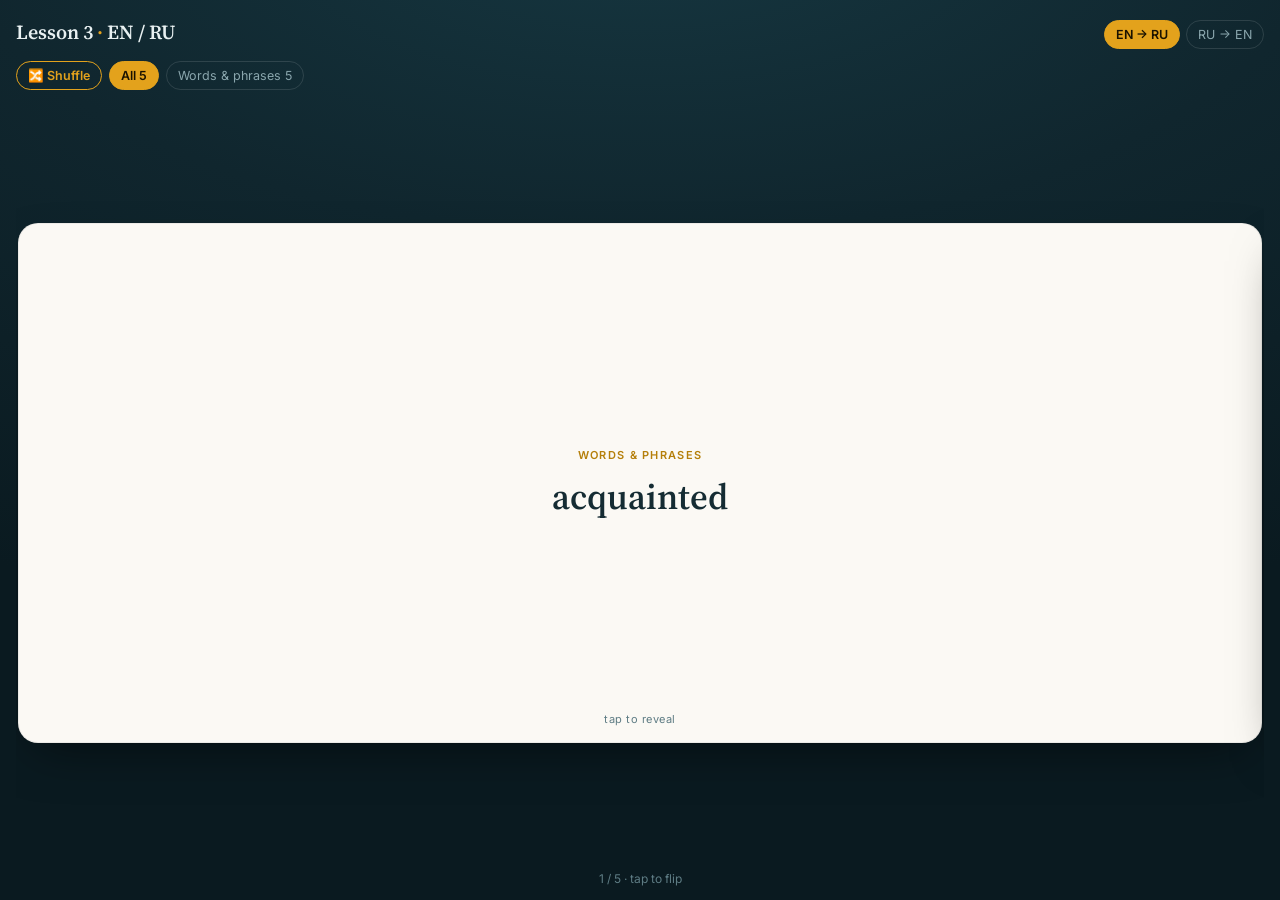
<file: ielts/lesson3.html>
<!DOCTYPE html>
<html lang="en">
<head>
<meta charset="UTF-8">
<meta name="viewport" content="width=device-width, initial-scale=1.0, maximum-scale=1.0, user-scalable=no">
<title>Lesson 3 · English · Russian</title>
<link rel="preconnect" href="https://fonts.googleapis.com">
<link rel="preconnect" href="https://fonts.gstatic.com" crossorigin>
<link href="https://fonts.googleapis.com/css2?family=Inter:wght@400;500;600&amp;family=Source+Serif+4:opsz,wght@8..60,400;8..60,500;8..60,600&amp;display=swap" rel="stylesheet">
<style>
  :root{--ink:#10262E;--ink2:#0A1A20;--paper:#FBF9F4;--accent:#E3A21C;--accent-deep:#B57F0A;--muted:#8AA6AD;--muted-dim:#5E7C84;--text:#152C33;--line:rgba(255,255,255,.12)}
  *{box-sizing:border-box;margin:0;padding:0;-webkit-tap-highlight-color:transparent}
  html,body{height:100%}
  body{background:radial-gradient(120% 80% at 50% -10%,#163741 0%,var(--ink) 45%,var(--ink2) 100%);color:#E8F0F1;font-family:"Inter",system-ui,sans-serif;height:100dvh;display:flex;flex-direction:column;overflow:hidden}
  .ctrl,.flip{position:absolute;opacity:0;width:0;height:0;pointer-events:none}
  .app{flex:1;display:flex;flex-direction:column;min-height:0;padding:18px 16px calc(14px + env(safe-area-inset-bottom))}
  header{display:flex;align-items:baseline;justify-content:space-between;gap:12px;flex-wrap:wrap}
  .brand{font-family:"Source Serif 4",serif;font-size:20px;font-weight:600}
  .brand i{color:var(--accent);font-style:normal}
  .dir-toggle{display:flex;gap:6px}
  .chip{font-family:inherit;font-size:12.5px;color:var(--muted);background:transparent;border:1px solid var(--line);padding:6px 11px;border-radius:999px;cursor:pointer;user-select:none;white-space:nowrap;transition:color .15s,border-color .15s,background .15s}
  .shuffle-btn{border-color:var(--accent);color:var(--accent);font-weight:600}
  .shuffle-btn:active{background:var(--accent);color:#1a1200}
  .chip:active{transform:translateY(1px)}
  .cats{display:flex;gap:7px;margin-top:12px;overflow-x:auto;padding-bottom:2px;scrollbar-width:none}
  .cats::-webkit-scrollbar{display:none}
  .deck{flex:1;min-height:0;margin-top:14px;display:flex;overflow-x:auto;overflow-y:hidden;scroll-snap-type:x mandatory;-webkit-overflow-scrolling:touch;scrollbar-width:none}
  .deck::-webkit-scrollbar{display:none}
  .card{flex:0 0 100%;scroll-snap-align:center;scroll-snap-stop:always;display:flex;align-items:center;justify-content:center;padding:6px 2px;perspective:1600px;cursor:pointer}
  .inner{position:relative;width:100%;height:100%;max-height:520px;transform-style:preserve-3d;transition:transform .5s cubic-bezier(.4,.15,.1,1);border-radius:20px}
  .flip:checked + .inner{transform:rotateY(180deg)}
  .face{position:absolute;inset:0;-webkit-backface-visibility:hidden;backface-visibility:hidden;border-radius:20px;padding:34px 26px;display:flex;flex-direction:column;align-items:center;justify-content:center;text-align:center;box-shadow:0 20px 50px -18px rgba(0,0,0,.55)}
  .front{background:var(--paper);color:var(--text);border:1px solid rgba(0,0,0,.06)}
  .back{background:linear-gradient(160deg,#193c46,#122b32);color:#EAF2F3;border:1px solid var(--line);transform:rotateY(180deg)}
  .kind{font-size:11px;letter-spacing:1.3px;text-transform:uppercase;font-weight:600;color:var(--accent-deep);margin-bottom:14px}
  .back .kind{color:var(--accent)}
  .term{font-family:"Source Serif 4",serif;font-weight:600;line-height:1.15;font-size:clamp(22px,5.6vw,36px)}
  .pos{margin-top:12px;font-size:13px;color:var(--muted-dim);font-style:italic}
  .cue{position:absolute;bottom:16px;font-size:11px;color:var(--muted-dim);letter-spacing:.5px}
  .example{margin-top:18px;max-width:420px;font-size:15px;line-height:1.55;color:var(--muted);font-style:italic}
  .front .t-ru{display:none} .back .t-en{display:none}
  #dir-ru:checked ~ .app .front .t-en{display:none}
  #dir-ru:checked ~ .app .front .t-ru{display:block}
  #dir-ru:checked ~ .app .back .t-ru{display:none}
  #dir-ru:checked ~ .app .back .t-en{display:block}
  #dir-en:checked ~ .app label[for=dir-en],#dir-ru:checked ~ .app label[for=dir-ru]{background:var(--accent);color:#1a1200;border-color:var(--accent);font-weight:600}
  #cat-words:checked ~ .app .card:not(.words){display:none}
  #cat-all:checked ~ .app label[for=cat-all],
  #cat-words:checked ~ .app label[for=cat-words]{background:var(--accent); color:#1a1200; border-color:var(--accent); font-weight:600}
  @media (prefers-reduced-motion:reduce){.inner{transition:none}}
</style>
</head>
<body>
  <input class="ctrl" type="radio" name="dir" id="dir-en" checked>
  <input class="ctrl" type="radio" name="dir" id="dir-ru">
  <input class="ctrl" type="radio" name="cat" id="cat-all" checked>
  <input class="ctrl" type="radio" name="cat" id="cat-words">
  <div class="app">
    <header>
      <div class="brand">Lesson 3 <i>·</i> EN / RU</div>
      <div class="dir-toggle">
        <label class="chip" for="dir-en">EN → RU</label>
        <label class="chip" for="dir-ru">RU → EN</label>
      </div>
    </header>
    <div class="cats">
      <button class="chip shuffle-btn" id="shuffleBtn" type="button">🔀 Shuffle</button>
      <label class="chip" for="cat-all">All 5</label>
      <label class="chip" for="cat-words">Words &amp; phrases 5</label>
    </div>
    <div class="deck" id="deck">
      <label class="card words">
        <input type="checkbox" class="flip" aria-label="flip card">
        <div class="inner">
          <div class="face front">
            <div class="kind">Words &amp; phrases</div>
            <div class="term t-en">to intend to</div>
            <div class="term t-ru">намереваться</div>
            <div class="cue">tap to reveal</div>
          </div>
          <div class="face back">
            <div class="kind">Words &amp; phrases</div>
            <div class="term t-ru">намереваться</div>
            <div class="term t-en">to intend to</div>
          </div>
        </div>
      </label>
      <label class="card words">
        <input type="checkbox" class="flip" aria-label="flip card">
        <div class="inner">
          <div class="face front">
            <div class="kind">Words &amp; phrases</div>
            <div class="term t-en">to set an assignment</div>
            <div class="term t-ru">задать задание</div>
            <div class="cue">tap to reveal</div>
          </div>
          <div class="face back">
            <div class="kind">Words &amp; phrases</div>
            <div class="term t-ru">задать задание</div>
            <div class="term t-en">to set an assignment</div>
          </div>
        </div>
      </label>
      <label class="card words">
        <input type="checkbox" class="flip" aria-label="flip card">
        <div class="inner">
          <div class="face front">
            <div class="kind">Words &amp; phrases</div>
            <div class="term t-en">terrific</div>
            <div class="term t-ru">потрясающий, замечательный</div>
            <div class="cue">tap to reveal</div>
          </div>
          <div class="face back">
            <div class="kind">Words &amp; phrases</div>
            <div class="term t-ru">потрясающий, замечательный</div>
            <div class="term t-en">terrific</div>
          </div>
        </div>
      </label>
      <label class="card words">
        <input type="checkbox" class="flip" aria-label="flip card">
        <div class="inner">
          <div class="face front">
            <div class="kind">Words &amp; phrases</div>
            <div class="term t-en">acquainted</div>
            <div class="term t-ru">знакомый (be acquainted with — быть знакомым с)</div>
            <div class="cue">tap to reveal</div>
          </div>
          <div class="face back">
            <div class="kind">Words &amp; phrases</div>
            <div class="term t-ru">знакомый (be acquainted with — быть знакомым с)</div>
            <div class="term t-en">acquainted</div>
          </div>
        </div>
      </label>
      <label class="card words">
        <input type="checkbox" class="flip" aria-label="flip card">
        <div class="inner">
          <div class="face front">
            <div class="kind">Words &amp; phrases</div>
            <div class="term t-en">to be fond of</div>
            <div class="term t-ru">любить, увлекаться</div>
            <div class="cue">tap to reveal</div>
          </div>
          <div class="face back">
            <div class="kind">Words &amp; phrases</div>
            <div class="term t-ru">любить, увлекаться</div>
            <div class="term t-en">to be fond of</div>
          </div>
        </div>
      </label>
    </div>
    <div class="foot" style="margin-top:12px;text-align:center;font-size:12px;color:var(--muted-dim)">swipe to browse &nbsp;·&nbsp; tap card to flip</div>
  </div>
  <script>
  (function(){
    function ready(fn){if(document.readyState!=='loading')fn();else document.addEventListener('DOMContentLoaded',fn);}
    ready(function(){try{
      var deck=document.getElementById('deck'),foot=document.querySelector('.foot');
      if(!deck)return;
      function count(){var vis=[].slice.call(deck.children).filter(function(c){return c.offsetParent!==null;});var i=Math.round(deck.scrollLeft/deck.clientWidth);if(foot)foot.textContent=(Math.min(i+1,vis.length))+' / '+vis.length+'  ·  tap to flip';}
      function shuffle(){var k=[].slice.call(deck.children);for(var i=k.length-1;i>0;i--){var j=Math.floor(Math.random()*(i+1));var t=k[i];k[i]=k[j];k[j]=t;}k.forEach(function(c){deck.appendChild(c);});deck.querySelectorAll('.flip').forEach(function(f){f.checked=false;});deck.scrollLeft=0;count();}
      deck.addEventListener('scroll',function(){window.requestAnimationFrame(count);},{passive:true});
      document.querySelectorAll('input[name=cat]').forEach(function(r){r.addEventListener('change',function(){deck.scrollLeft=0;setTimeout(count,30);});});
      var btn=document.getElementById('shuffleBtn');
      if(btn)btn.addEventListener('click',shuffle);
      window.addEventListener('pageshow',function(){shuffle();});
      shuffle();
    }catch(e){}});
  })();
  </script>
</body>
</html>
</file>
<file: lib/i18n.css>
/* EN / RU switcher. Dark-surface styling to match both pages. */
#langSwitch {
    position: fixed;
    top: 12px;
    right: 12px;
    z-index: 9999;
    display: flex;
    gap: 2px;
    padding: 2px;
    background: rgba(22, 27, 34, 0.85);
    border: 1px solid #30363d;
    border-radius: 6px;
    backdrop-filter: blur(6px);
}
#langSwitch .lang-btn {
    appearance: none;
    border: 0;
    background: transparent;
    color: #8b949e;
    font: 600 11px/1 system-ui, -apple-system, "Segoe UI", sans-serif;
    letter-spacing: 0.04em;
    padding: 5px 8px;
    border-radius: 4px;
    cursor: pointer;
    transition: color 0.15s, background 0.15s;
}
#langSwitch .lang-btn:hover { color: #c9d1d9; }
#langSwitch .lang-btn.active { background: #2da87e; color: #fff; }
#langSwitch .lang-btn:focus-visible { outline: 2px solid #2da87e; outline-offset: 1px; }
@media (max-width: 480px) {
    #langSwitch { top: 8px; right: 8px; }
    #langSwitch .lang-btn { padding: 4px 7px; font-size: 10px; }
}

/* Inline placement: when a page provides its own #langSwitch container
   (e.g. inside the simulator's control panel) the switcher sits in the
   normal flow instead of floating over the page. */
#langSwitch.lang-inline {
    position: static;
    background: transparent;
    border: 0;
    padding: 0;
    backdrop-filter: none;
}
.panel-topbar {
    display: flex;
    align-items: center;
    justify-content: space-between;
    gap: 8px;
    margin-bottom: 4px;
}
.panel-topbar h2 { margin: 0; }
</file>
